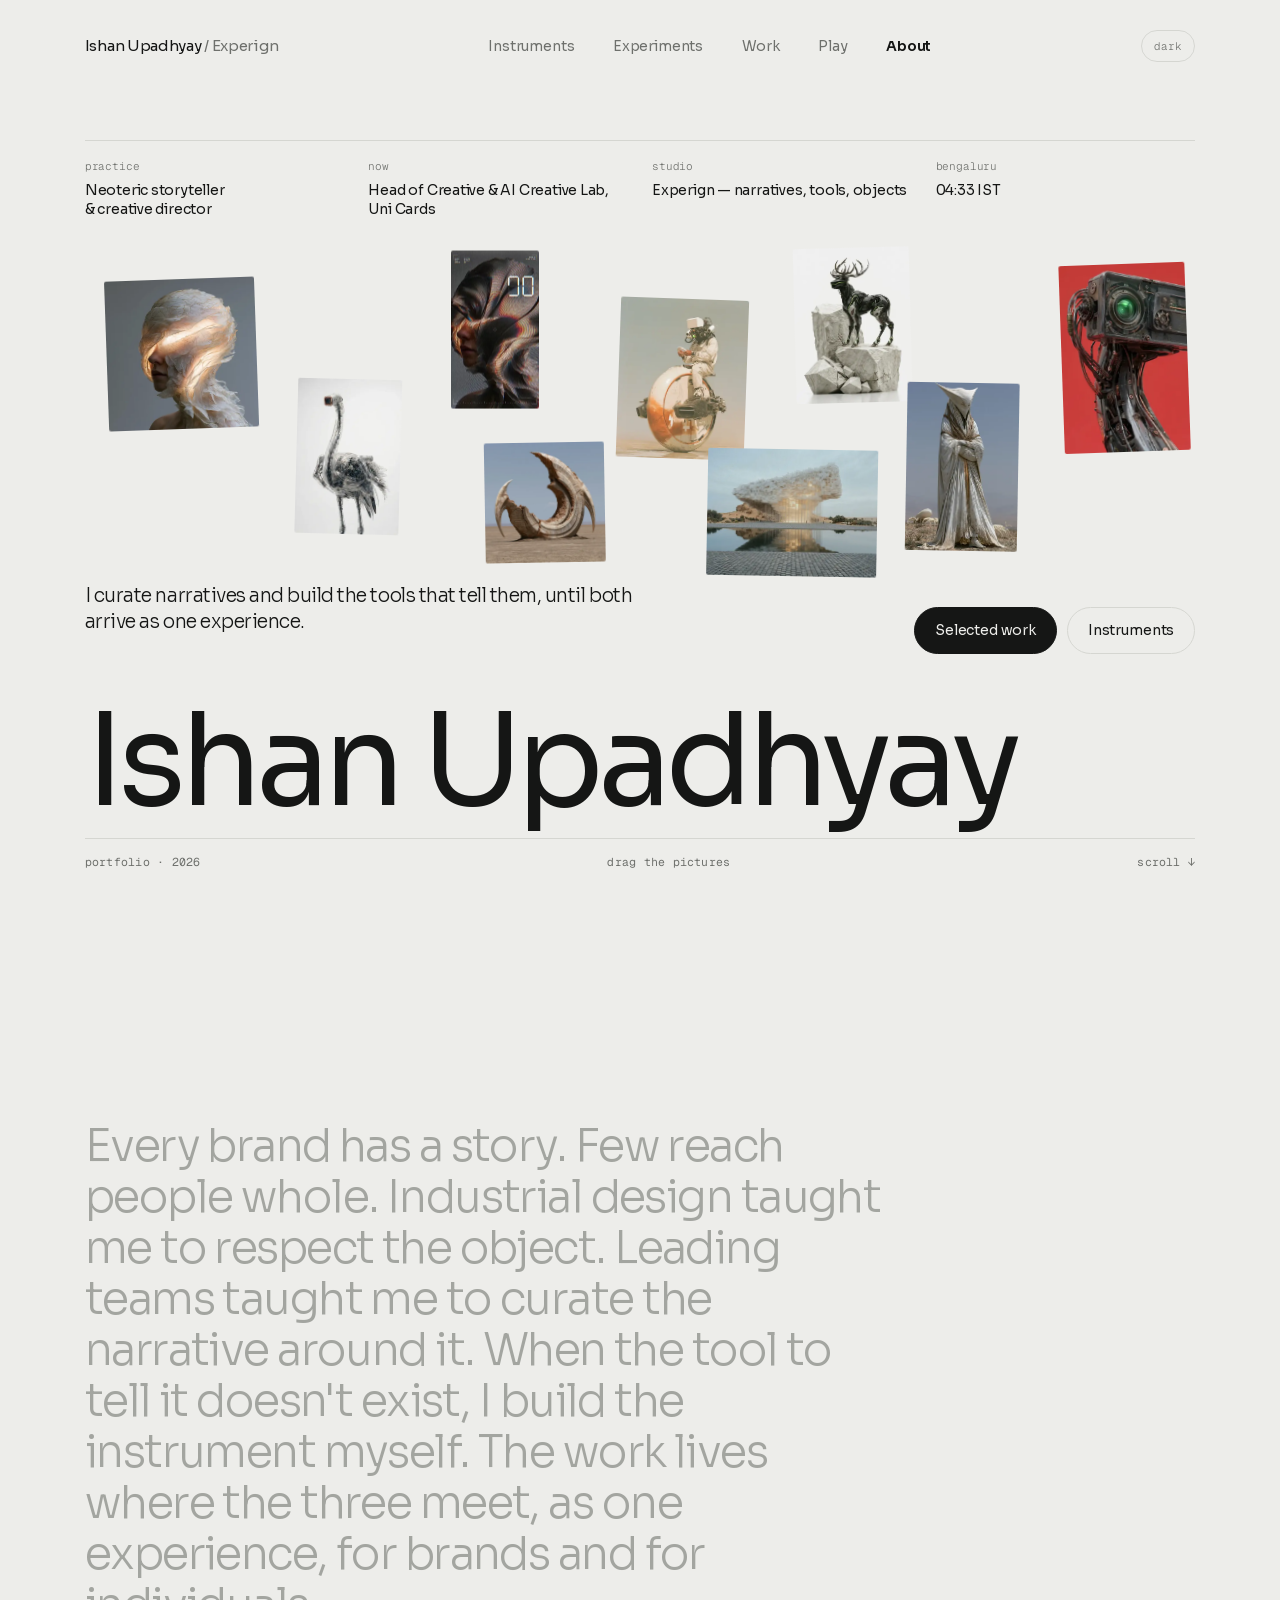
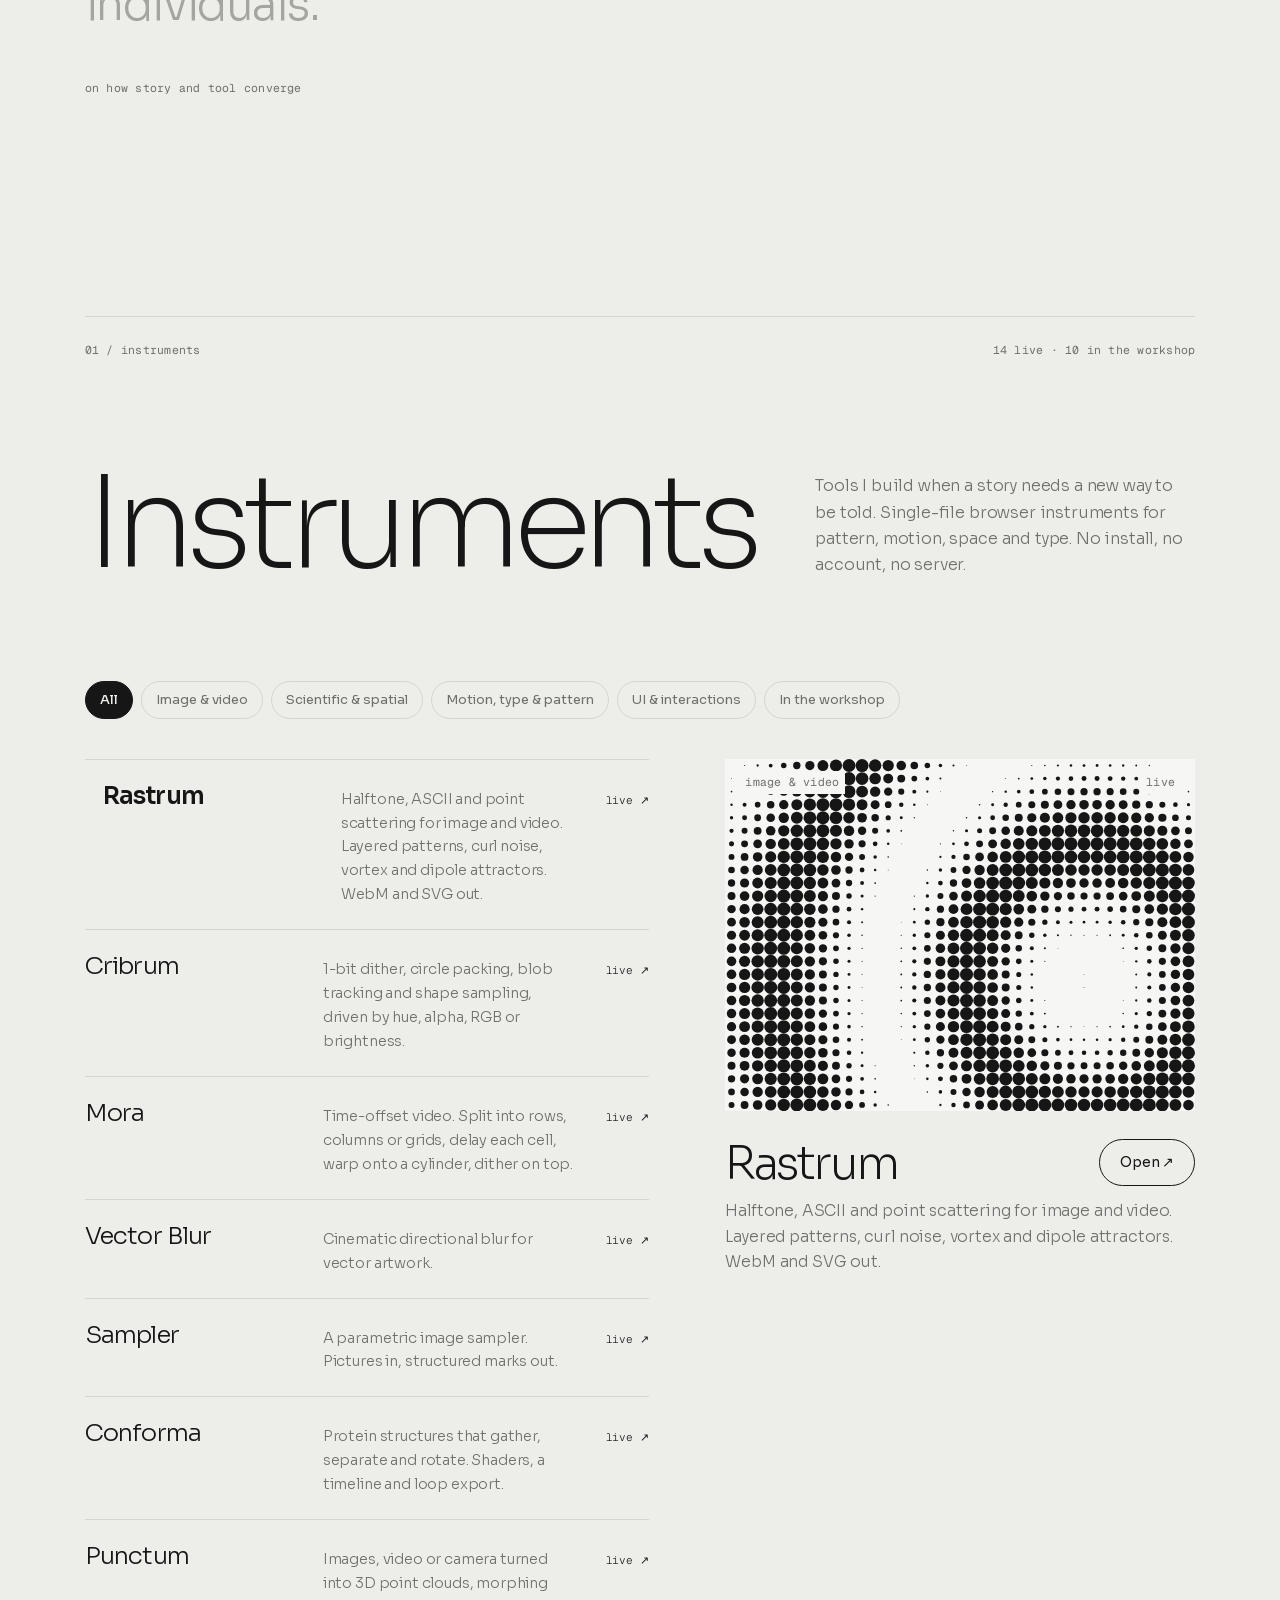
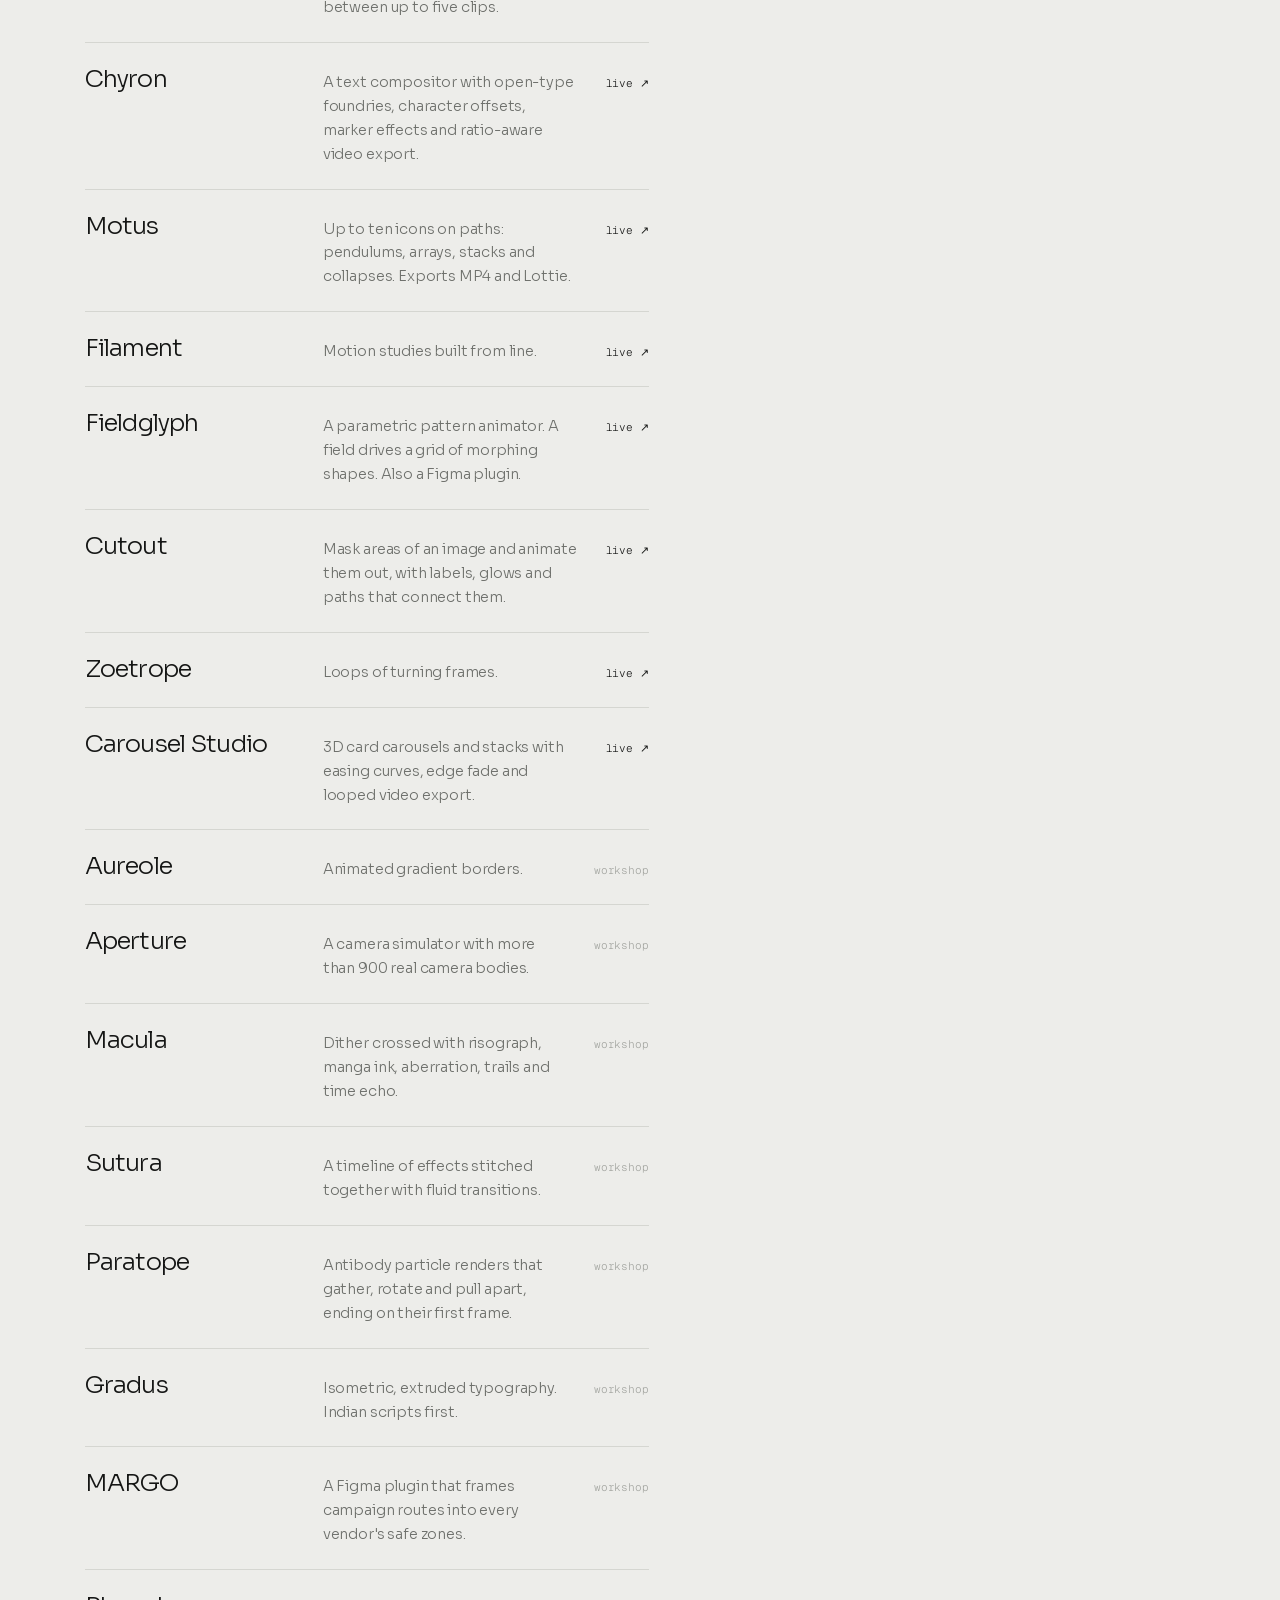
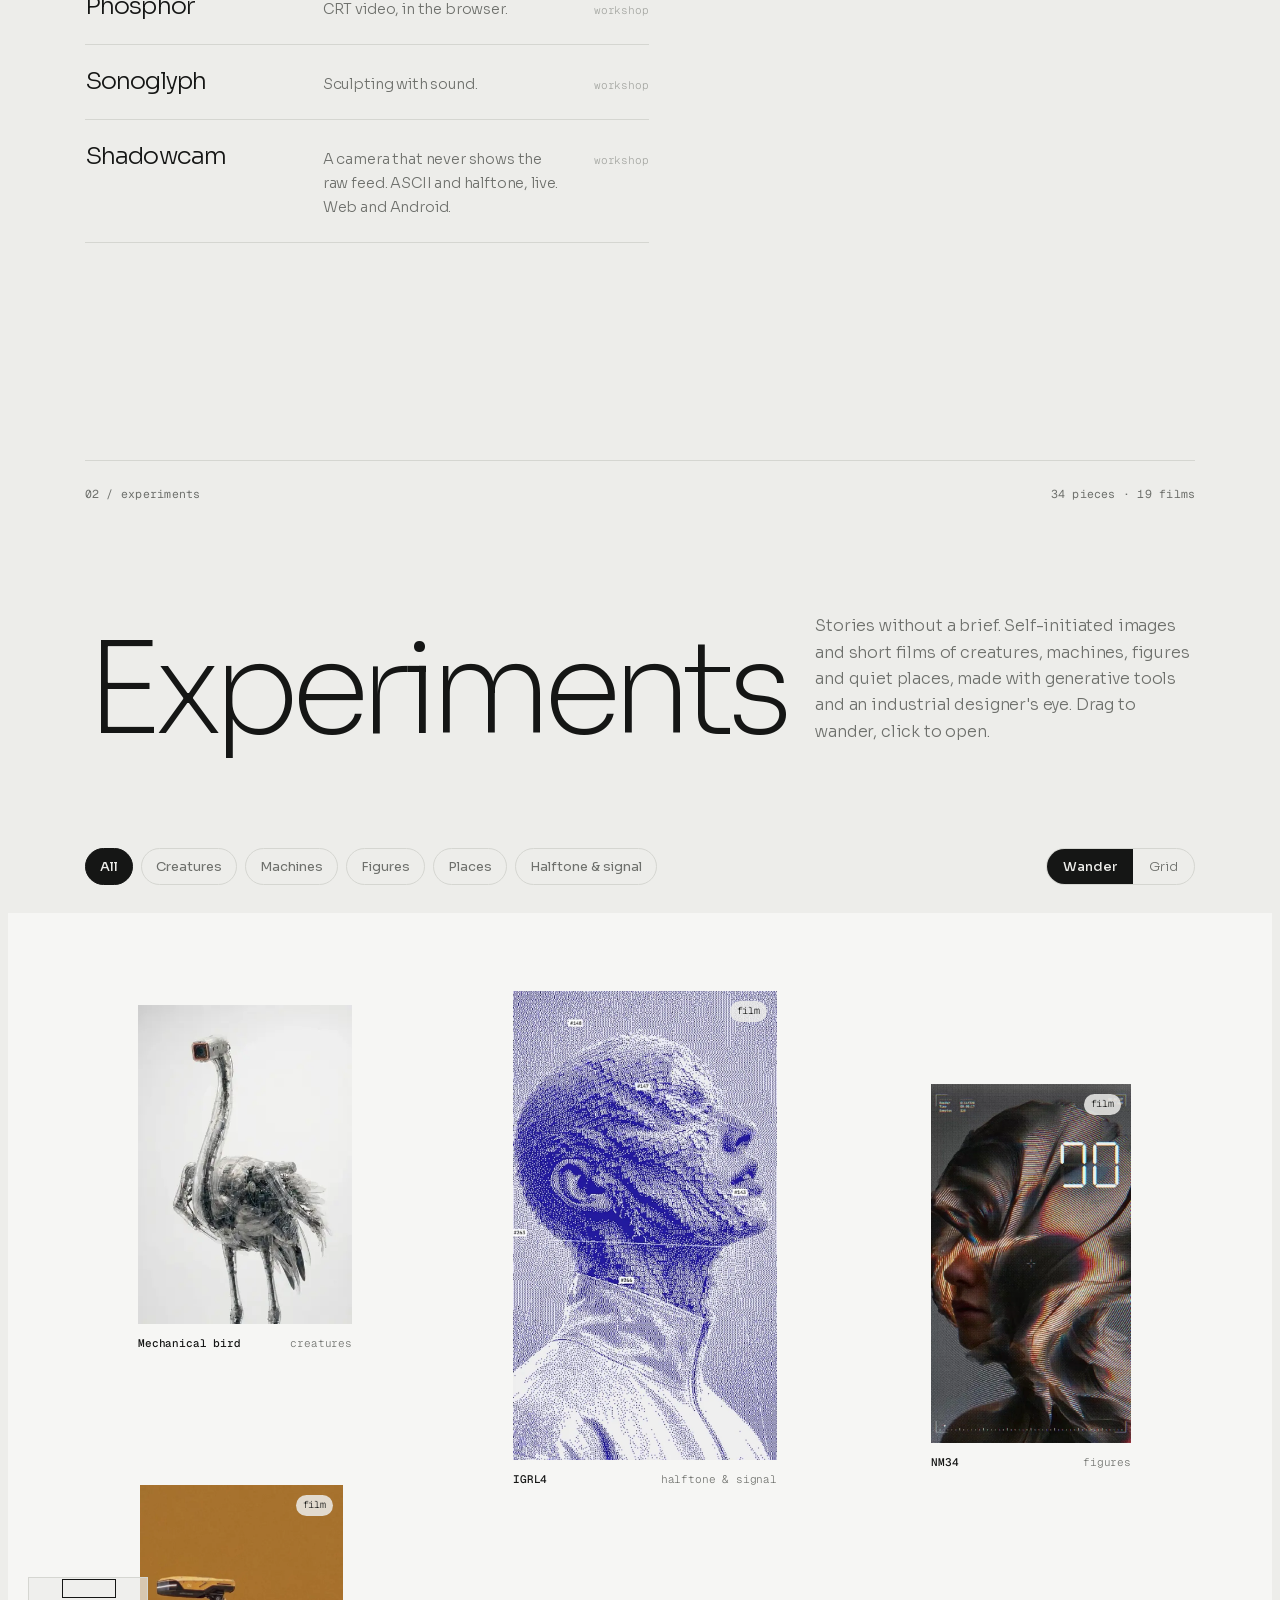
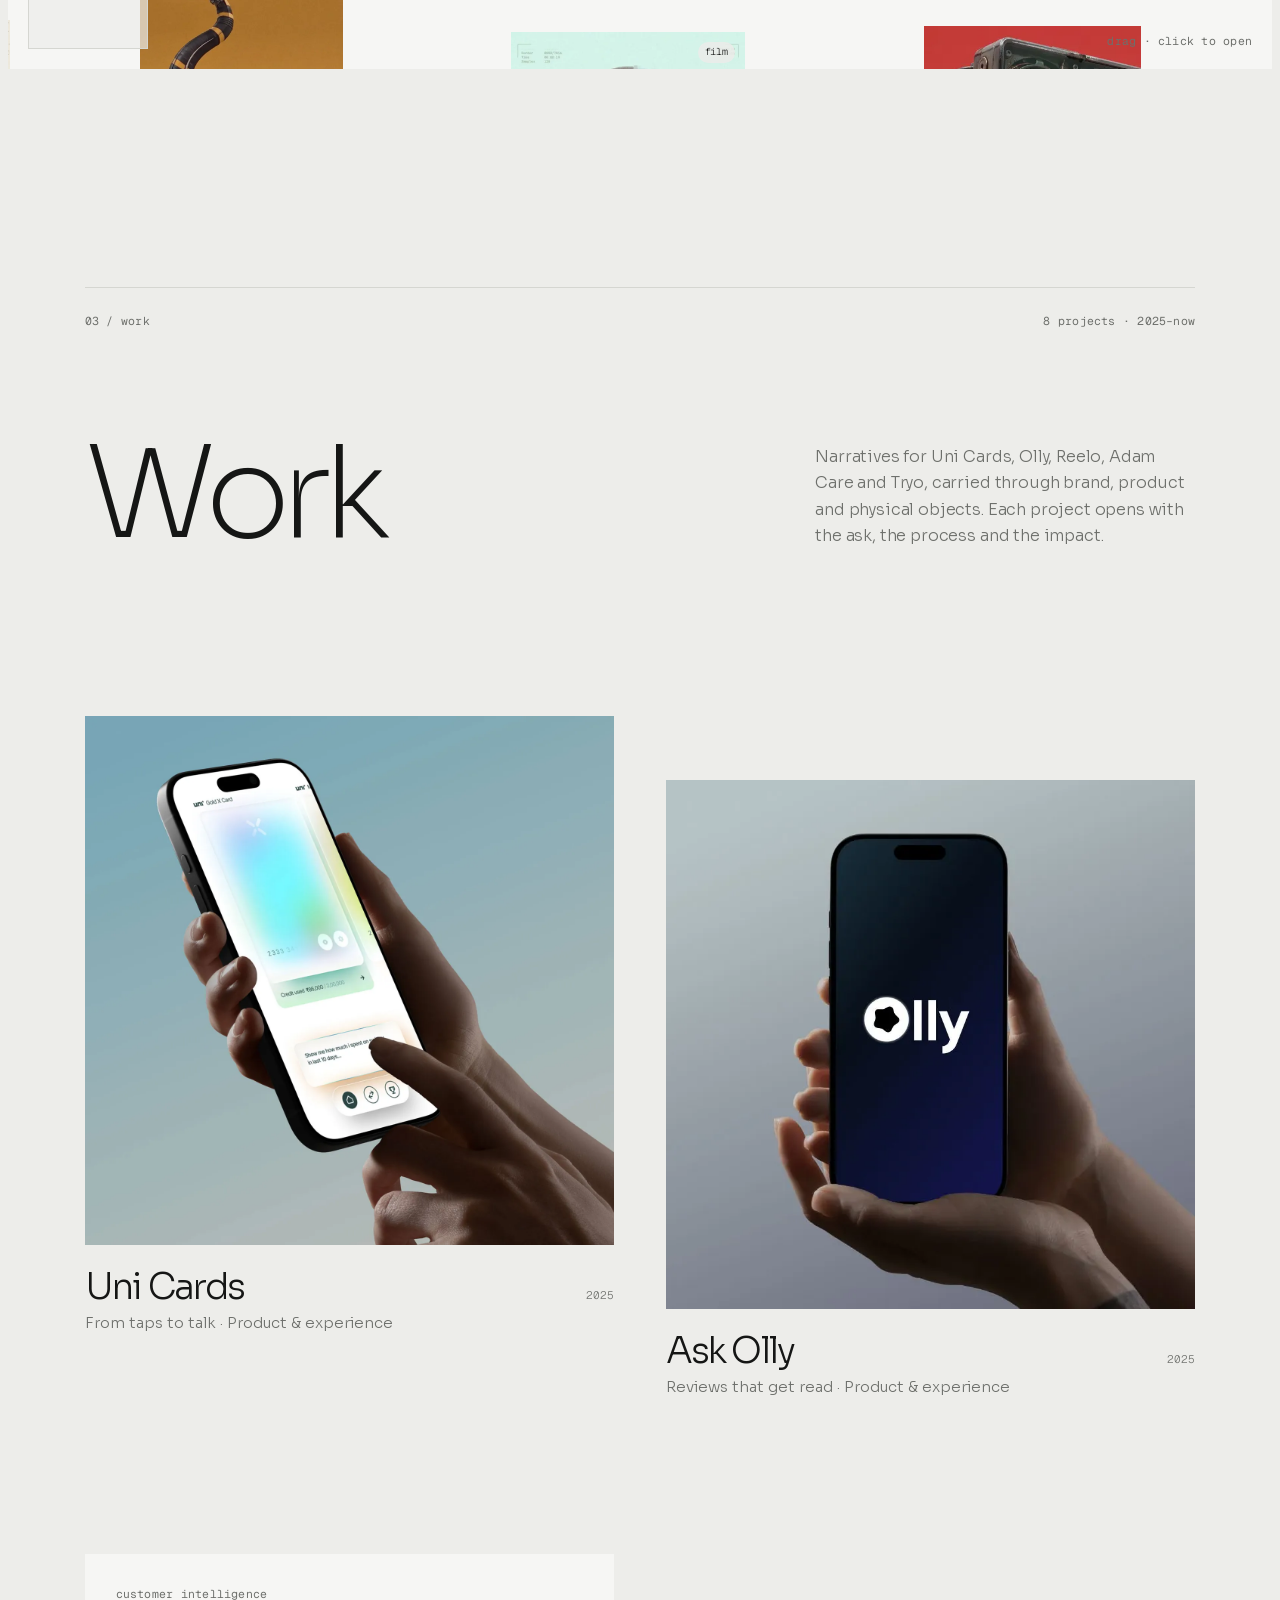
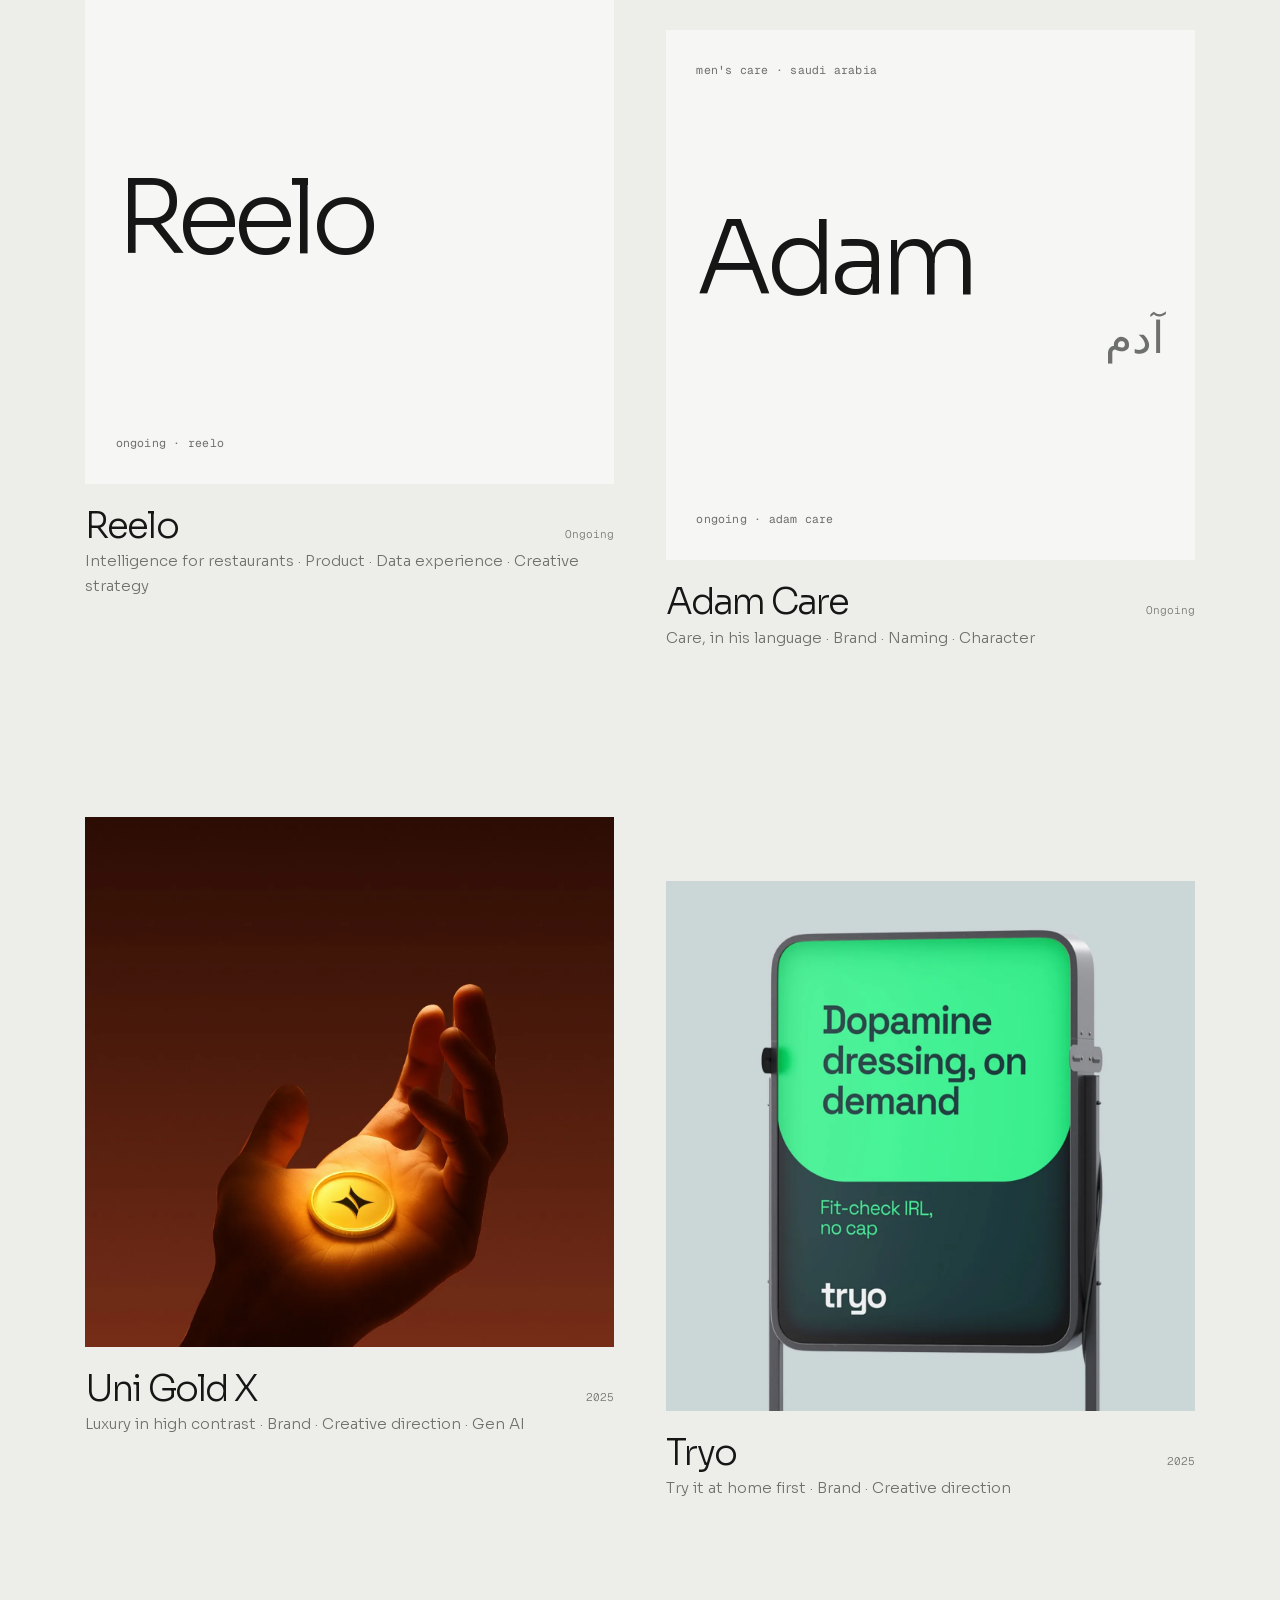
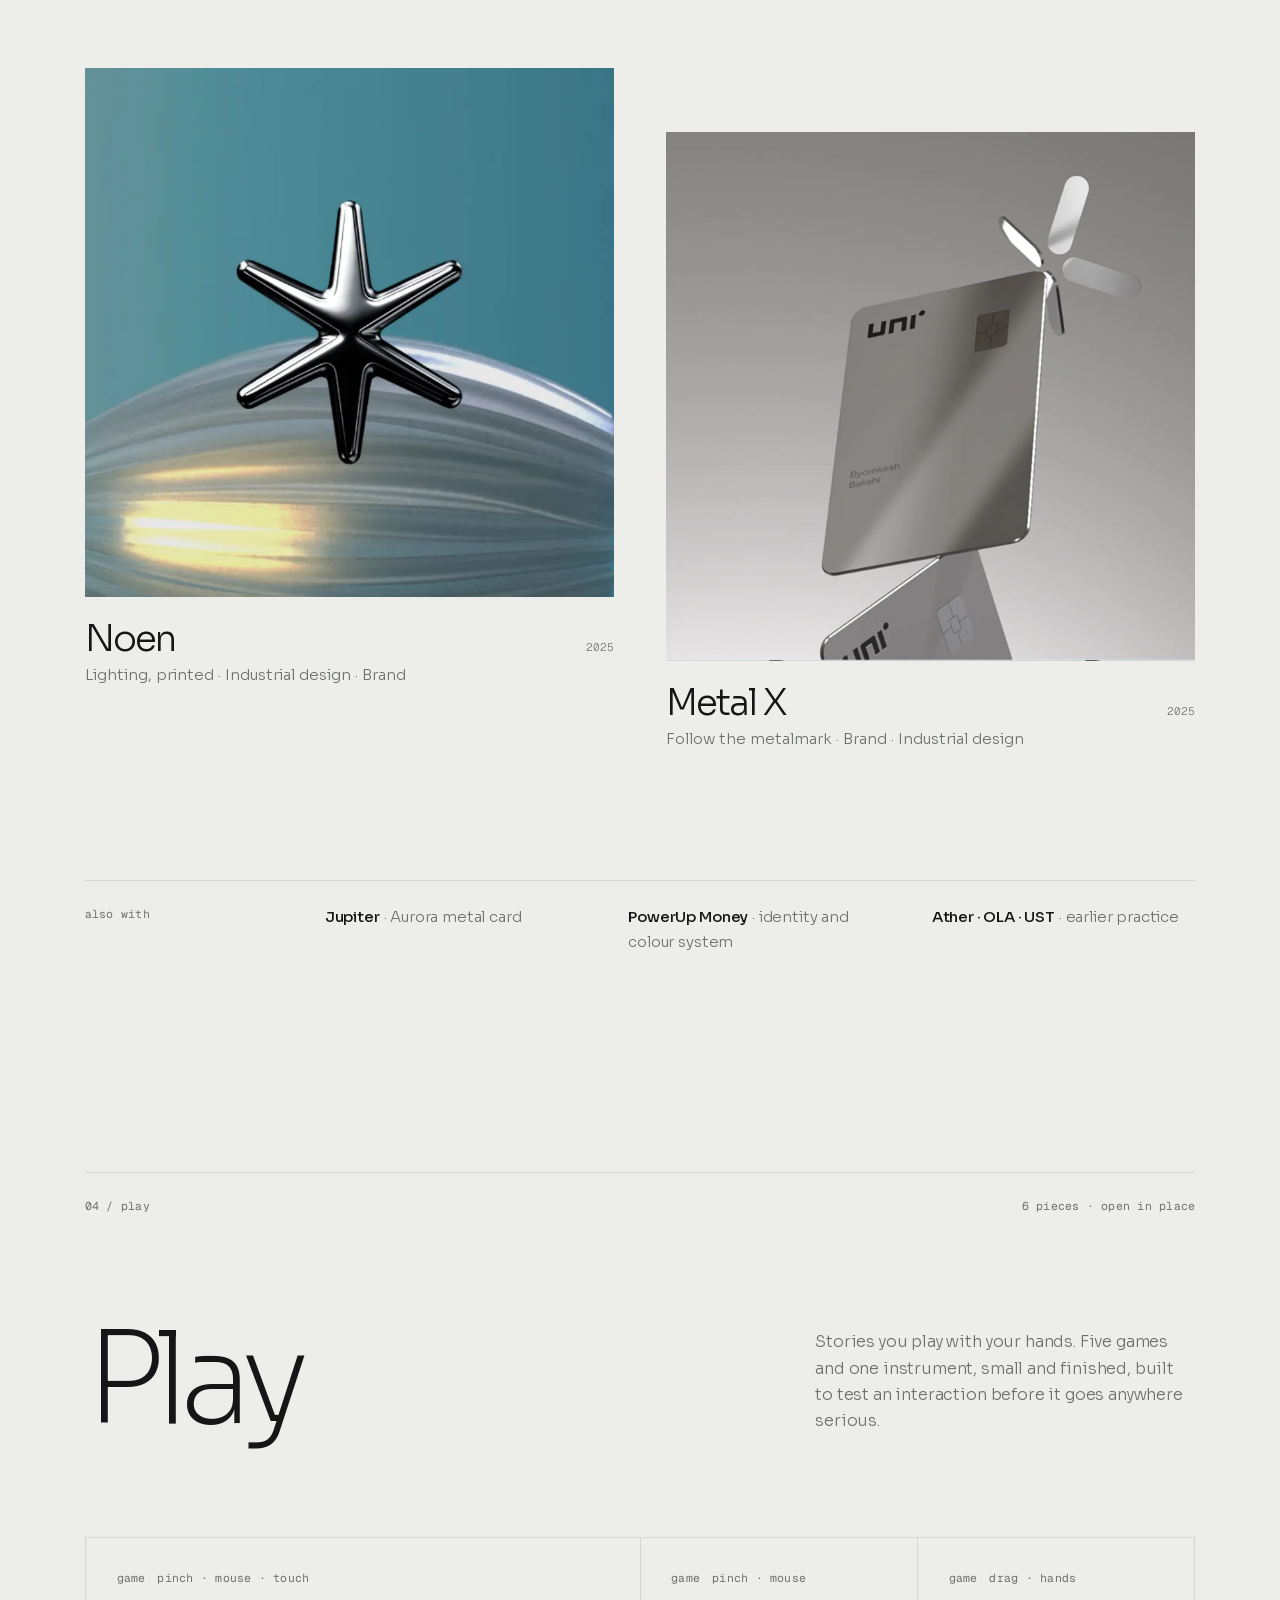
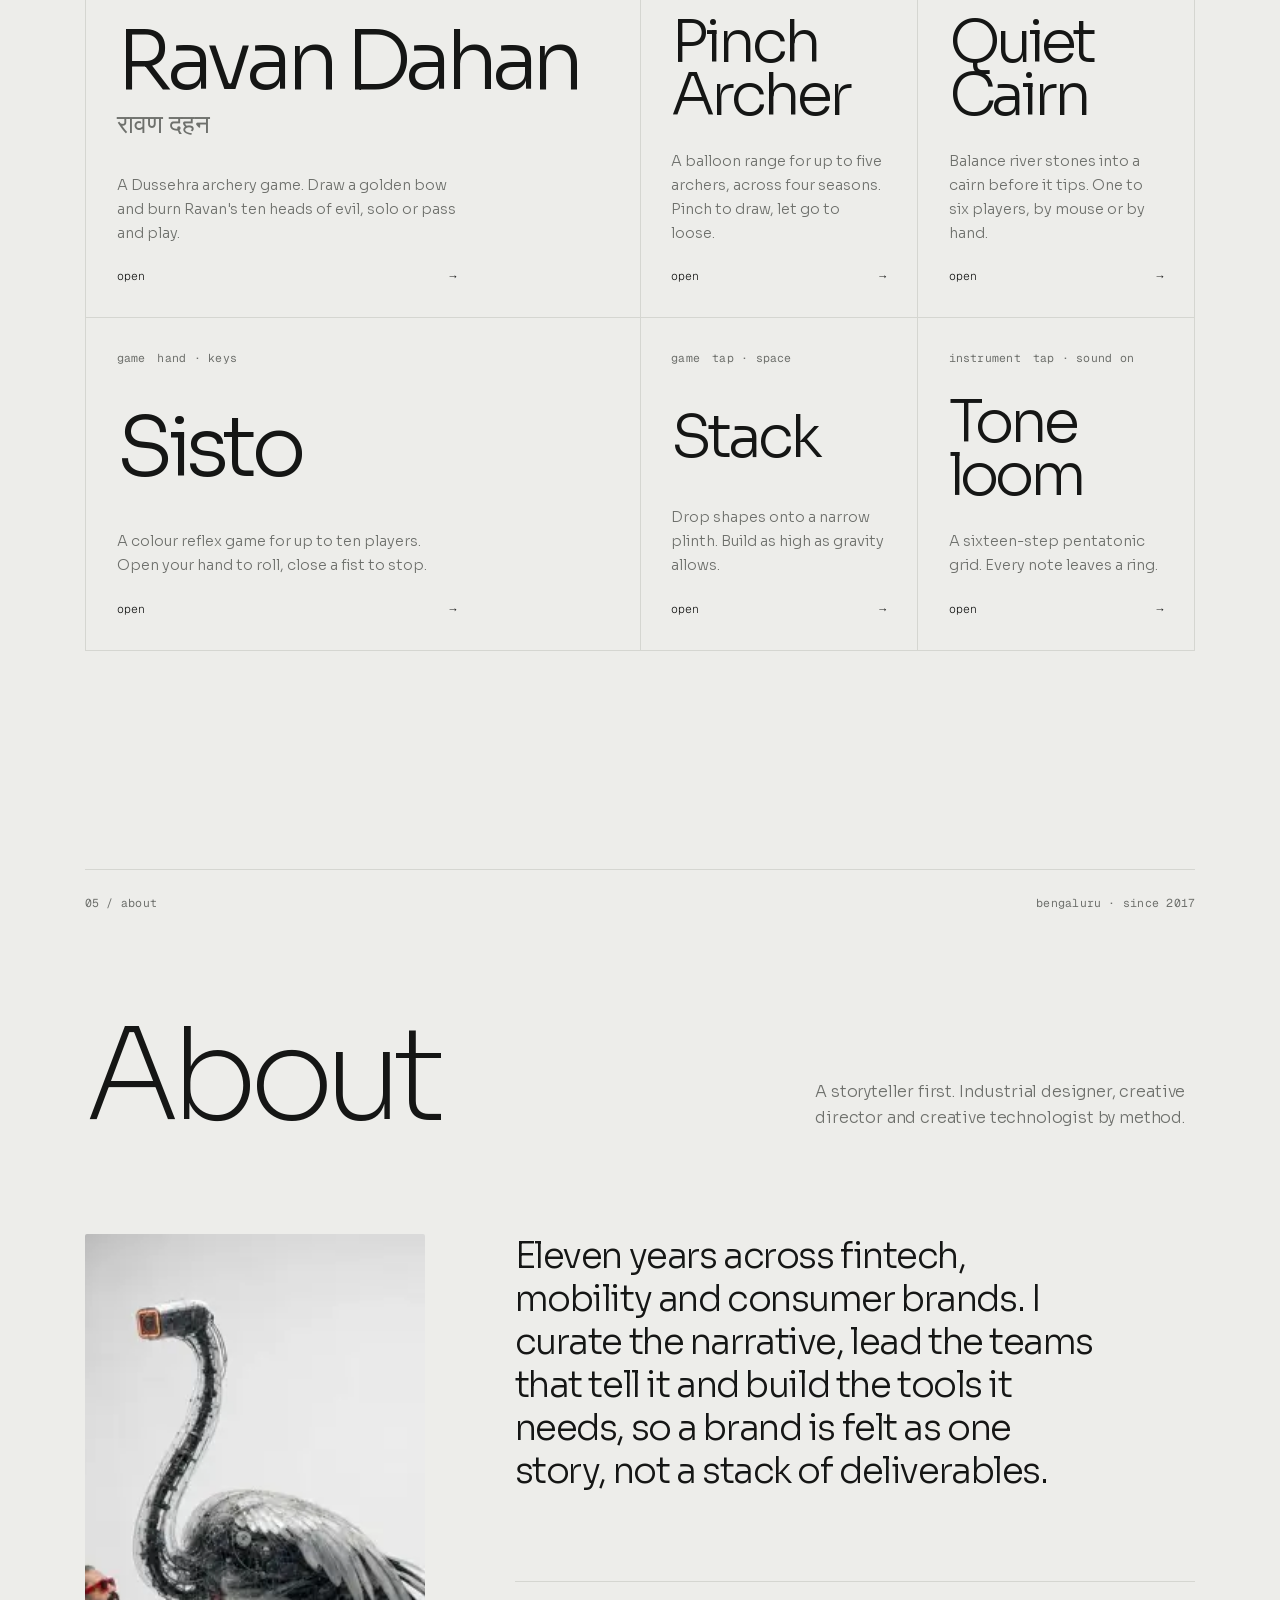
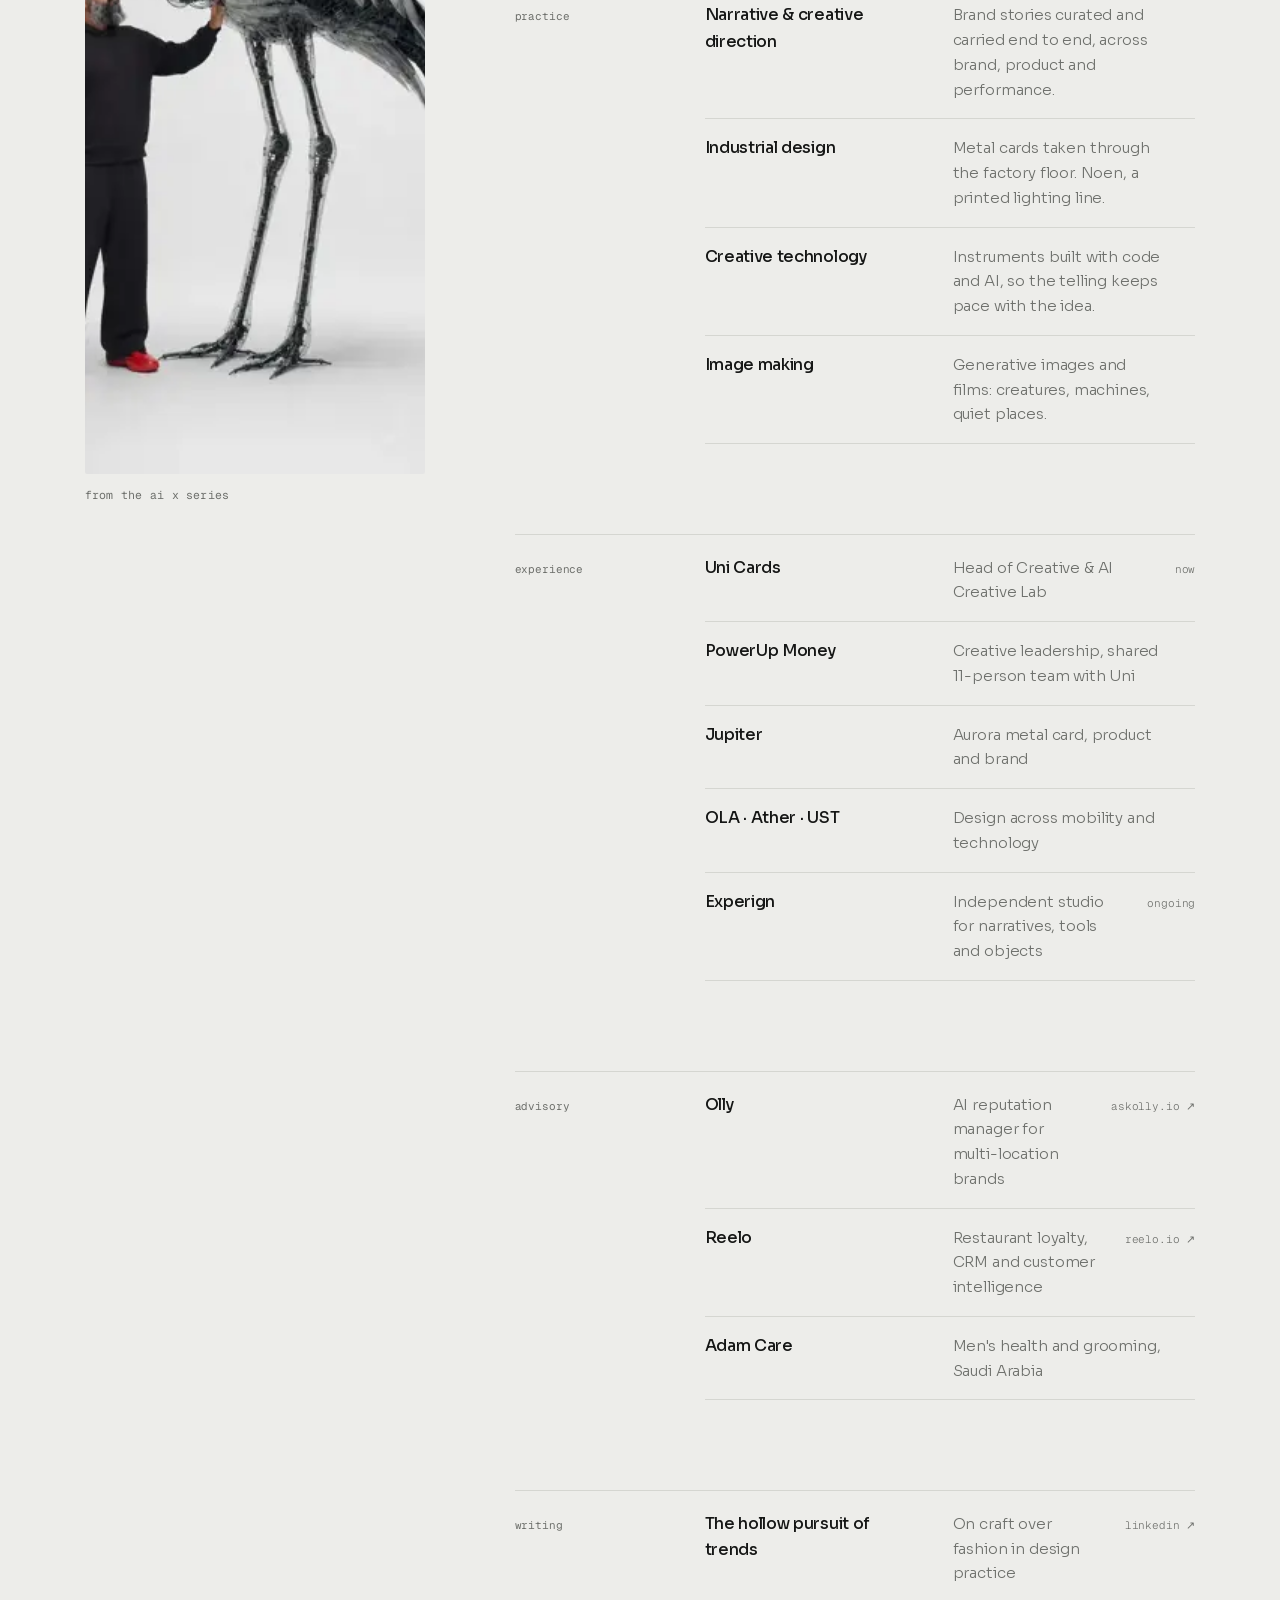
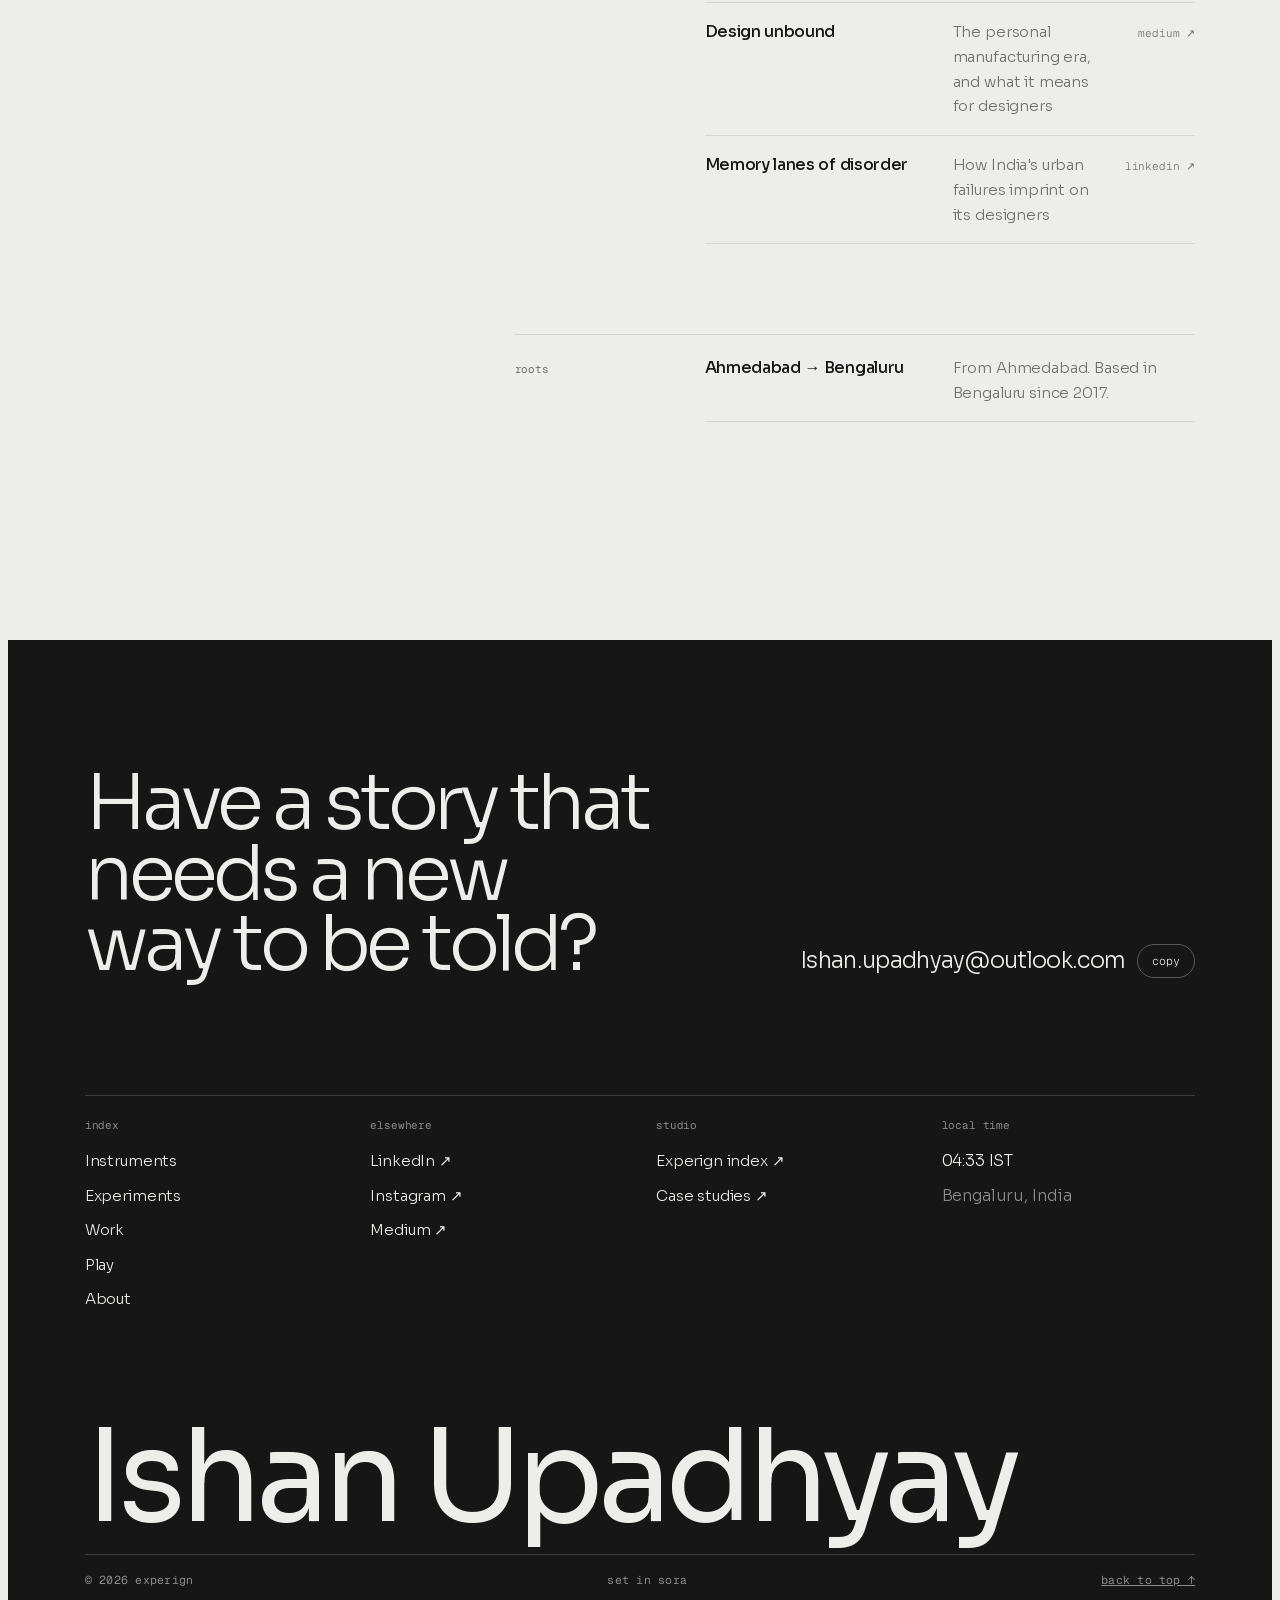
<file: index.html>
<!doctype html>
<html lang="en">
<head>
<meta charset="utf-8">
<meta name="viewport" content="width=device-width,initial-scale=1,viewport-fit=cover">
<meta name="theme-color" content="#EDEDEA" media="(prefers-color-scheme: light)">
<meta name="theme-color" content="#111211" media="(prefers-color-scheme: dark)">
<title>Ishan Upadhyay</title>
<meta name="claude:viewport-fit-sides" content="cover">
<meta name="description" content="Ishan Upadhyay is a neoteric storyteller. He curates narratives and builds the tools that carry them, so brands and individuals experience both as one.">
<link rel="stylesheet" href="fonts.css">
<style>
/* Layout: a monochrome Nordic catalogue set in Sora, with a mono for metadata.
   Wide gutters, long silences between sections, hierarchy carried by size and weight alone. */
:root{
  --bg:#EDEDEA;       /* paper */
  --surface:#F6F6F4;  /* raised paper */
  --ink:#151615;      /* ink */
  --muted:#6E706C;    /* graphite */
  --faint:#A3A5A0;    /* pencil */
  --line:#D5D6D1;     /* hairline */
  --sand:#DFDDD6;     /* image ground */
  --f-sans:"Sora", "Helvetica Neue", Helvetica, Arial, sans-serif;
  --f-mono:"Geist Mono", ui-monospace, "SF Mono", Menlo, monospace;
  --gut:max(clamp(20px,6vw,104px), env(safe-area-inset-left,0px));
  --gutr:max(clamp(20px,6vw,104px), env(safe-area-inset-right,0px));
  --sec:clamp(120px,17vw,280px);
  --ease:cubic-bezier(.2,.7,.1,1);
}
@media (prefers-color-scheme: dark){
  :root:not([data-theme="light"]){--bg:#111211;--surface:#191A19;--ink:#ECECE8;--muted:#9A9C97;--faint:#5E605C;--line:#2A2C2A;--sand:#222321;color-scheme:dark}
}
:root[data-theme="dark"]{--bg:#111211;--surface:#191A19;--ink:#ECECE8;--muted:#9A9C97;--faint:#5E605C;--line:#2A2C2A;--sand:#222321;color-scheme:dark}

*{box-sizing:border-box}
html{scroll-behavior:smooth;-webkit-text-size-adjust:100%}
body{background:var(--bg);color:var(--ink);font-family:var(--f-sans);font-size:16px;font-weight:300;line-height:1.65;letter-spacing:-.01em;overflow-x:hidden;transition:background .4s,color .4s;-webkit-font-smoothing:antialiased}
body::before{content:"";position:fixed;inset:0 0 auto;height:env(safe-area-inset-top,0px);z-index:60;background:var(--bg)}
a{color:inherit}
button{font:inherit;color:inherit}
::selection{background:var(--ink);color:var(--bg)}
:focus-visible{outline:1px solid var(--ink);outline-offset:4px}
img,video,canvas{display:block;max-width:100%}
.wrap{max-width:1600px;margin:0 auto;padding-left:var(--gut);padding-right:var(--gutr)}
.mono{font-family:var(--f-mono);font-size:11.5px;font-weight:400;letter-spacing:.02em;text-transform:lowercase}
.muted{color:var(--muted)}
h1,h2,h3,h4{font-family:var(--f-sans);margin:0;text-wrap:balance}

/* nav */
.nav{position:sticky;top:env(safe-area-inset-top,0px);z-index:50;background:color-mix(in oklab,var(--bg) 86%,transparent);backdrop-filter:blur(16px);-webkit-backdrop-filter:blur(16px);border-bottom:1px solid transparent;transition:border-color .3s}
.nav.scrolled{border-color:var(--line)}
.nav .wrap{display:flex;align-items:center;justify-content:space-between;gap:24px;padding-block:22px}
.brand{font-size:15px;text-decoration:none;letter-spacing:-.02em;white-space:nowrap;font-weight:400}
.brand span{color:var(--muted)}
.links{display:flex;gap:clamp(18px,3vw,44px);align-items:center}
.links a{text-decoration:none;font-size:14px;color:var(--muted);transition:color .2s;font-weight:400}
.links a:hover,.links a.on{color:var(--ink)}
.links a.on{font-weight:600}
.tbtn{background:none;border:1px solid var(--line);border-radius:99px;padding:6px 12px;cursor:pointer;font-family:var(--f-mono);font-size:11px;color:var(--muted)}
.tbtn:hover{color:var(--ink);border-color:var(--ink)}
.menu-btn{display:none}
@media (max-width:860px){
  .links{position:fixed;inset:calc(66px + env(safe-area-inset-top,0px)) 0 auto 0;flex-direction:column;align-items:flex-start;gap:6px;background:var(--bg);padding:20px var(--gutr) 36px var(--gut);border-bottom:1px solid var(--line);transform:translateY(-8px);opacity:0;pointer-events:none;transition:.25s var(--ease)}
  .links.open{transform:none;opacity:1;pointer-events:auto}
  .links a{font-size:34px;font-weight:300;color:var(--ink);letter-spacing:-.03em}
  .links a.on{font-weight:500}
  .menu-btn{display:inline-block}
}

/* hero */
.hero{position:relative;height:clamp(680px,calc(100svh - 82px),1040px);overflow:hidden;touch-action:pan-y;display:grid;grid-template-columns:minmax(0,1fr);grid-template-rows:auto 1fr auto auto;padding-block:clamp(20px,3vw,40px) clamp(16px,2.4vw,32px)}
.h-meta{display:grid;grid-template-columns:repeat(4,minmax(0,1fr));gap:24px;position:relative;z-index:3;border-top:1px solid var(--line);padding-top:16px}
.h-meta div{min-width:0}
.h-meta dt{font-family:var(--f-mono);font-size:11px;color:var(--muted);text-transform:lowercase}
.h-meta dd{margin:6px 0 0;font-size:14px;font-weight:400;letter-spacing:-.015em;line-height:1.4}
.h-stage{position:relative;min-height:0}
.h-line{position:absolute;left:0;bottom:12%;max-width:38ch;font-size:clamp(17px,1.5vw,22px);font-weight:300;letter-spacing:-.025em;line-height:1.35;z-index:3;pointer-events:none}
.h-cta{position:absolute;right:0;bottom:12%;display:flex;gap:10px;z-index:3}
.h-name{min-width:0;position:relative;z-index:2;font-weight:400;letter-spacing:-.05em;line-height:.8;white-space:nowrap;font-size:14vw;margin:0;padding-bottom:.04em}
.h-foot{display:flex;justify-content:space-between;align-items:center;gap:16px;border-top:1px solid var(--line);padding-top:14px;margin-top:clamp(12px,1.6vw,22px);color:var(--muted);position:relative;z-index:3}
.pill{display:inline-flex;align-items:center;gap:10px;border:1px solid var(--ink);border-radius:99px;padding:11px 20px;text-decoration:none;font-size:14px;font-weight:400;background:transparent;cursor:pointer;transition:background .2s,color .2s}
.pill:hover{background:var(--ink);color:var(--bg)}
.pill.ghost{border-color:var(--line)}
.pill.ghost:hover{border-color:var(--ink)}
.pill.solid{background:var(--ink);color:var(--bg)}
.pill.solid:hover{background:transparent;color:var(--ink)}
.hc{position:absolute;left:var(--x);top:var(--y);width:calc(var(--w) * var(--k,1));z-index:1;cursor:grab;user-select:none;-webkit-user-select:none;touch-action:none;will-change:transform;margin:0}
.hc:active{cursor:grabbing}
.hc img{width:100%;height:auto;pointer-events:none;border-radius:2px}
.hc figcaption{font-family:var(--f-mono);font-size:10px;color:var(--muted);margin-top:8px;opacity:0;transition:opacity .25s}
.hc:hover figcaption{opacity:1}
@media (max-width:860px){
  .h-meta{grid-template-columns:repeat(2,minmax(0,1fr));row-gap:16px}
  .h-meta div:nth-child(n+3){display:none}
  .hc{--k:.66;left:var(--mx);top:var(--my)}.hc[data-m="0"]{display:none}
  .h-line{bottom:auto;top:62%;right:0}
  .h-cta{bottom:4%;left:0;right:auto}
}

/* statement */
.statement{padding-block:var(--sec)}
.statement p{font-weight:300;font-size:clamp(28px,3.5vw,58px);line-height:1.14;letter-spacing:-.035em;max-width:25ch;margin:0;text-wrap:balance}
.statement .w{color:var(--faint);transition:color .6s,font-weight .6s}
.statement .w.on{color:var(--ink)}
.statement .w.hl.on{font-weight:500}
.statement .by{margin-top:48px}

/* section heads */
section.block{padding-block:0 var(--sec)}
.sec-head{display:grid;grid-template-columns:minmax(0,1fr) minmax(0,380px);gap:32px 64px;align-items:end;margin-bottom:clamp(64px,8vw,128px);border-top:1px solid var(--line);padding-top:24px}
.sec-head .idx{grid-column:1/-1;display:flex;justify-content:space-between;color:var(--muted);margin-bottom:clamp(40px,6vw,96px)}
.sec-head h2{font-size:clamp(60px,10vw,168px);line-height:.86;letter-spacing:-.07em;font-weight:200}
.sec-head p{margin:0;color:var(--muted);max-width:40ch;font-size:16px}
@media (max-width:860px){.sec-head{grid-template-columns:1fr}}

.chips{display:flex;flex-wrap:wrap;gap:8px;margin-bottom:40px}
.chip{border:1px solid var(--line);background:transparent;border-radius:99px;padding:7px 14px;font-size:13px;cursor:pointer;color:var(--muted);transition:.2s;font-weight:400}
.chip:hover{color:var(--ink);border-color:var(--ink)}
.chip[aria-pressed="true"]{background:var(--ink);color:var(--bg);border-color:var(--ink);font-weight:500}

/* instruments */
.inst{display:grid;grid-template-columns:minmax(0,1.2fr) minmax(0,1fr);gap:clamp(40px,6vw,120px);align-items:start}
.tlist{list-style:none;margin:0;padding:0;border-top:1px solid var(--line)}
.trow{display:grid;grid-template-columns:minmax(130px,210px) minmax(0,1fr) auto;gap:8px 28px;align-items:baseline;padding:22px 0;border-bottom:1px solid var(--line);cursor:pointer;transition:padding .35s var(--ease)}
.trow[hidden]{display:none}
.trow .nm{font-size:clamp(20px,1.9vw,26px);letter-spacing:-.035em;line-height:1.15;font-weight:300;transition:font-weight .25s}
.trow .ds{color:var(--muted);font-size:14.5px;min-width:0}
.trow .st{font-family:var(--f-mono);font-size:11px;color:var(--faint);white-space:nowrap;text-decoration:none}
.trow .st.live{color:var(--ink)}
.trow .st.live:hover{text-decoration:underline;text-underline-offset:3px}
.trow.sel{padding-left:18px}
.trow.sel .nm{font-weight:600}
.preview{position:sticky;top:calc(110px + env(safe-area-inset-top,0px))}
.pv-frame{background:var(--surface);aspect-ratio:4/3;position:relative;overflow:hidden}
.pv-frame canvas{width:100%;height:100%}
.pv-tag{position:absolute;left:14px;top:12px;color:var(--muted);background:var(--surface);padding:2px 6px}
.pv-tag.r{left:auto;right:14px}
.pv-info{display:grid;grid-template-columns:1fr auto;gap:12px 20px;align-items:end;padding-top:28px}
.pv-info h3{font-size:clamp(36px,3.6vw,56px);letter-spacing:-.06em;line-height:1;font-weight:250}
.pv-info p{grid-column:1/-1;margin:0;color:var(--muted);max-width:48ch;font-size:15.5px}
@media (max-width:960px){
  .inst{grid-template-columns:1fr}
  .preview{position:relative;top:0;order:-1}
  .trow{grid-template-columns:1fr auto}
  .trow .ds{grid-column:1/-1;grid-row:2}
}

/* experiments */
.ex-bar{display:flex;flex-wrap:wrap;justify-content:space-between;align-items:center;gap:16px;margin-bottom:28px}
.ex-bar .chips{margin:0}
.view{display:flex;border:1px solid var(--line);border-radius:99px;overflow:hidden}
.view button{background:none;border:0;padding:7px 16px;font-size:13px;cursor:pointer;color:var(--muted)}
.view button[aria-pressed="true"]{background:var(--ink);color:var(--bg);font-weight:500}
.board-vp{position:relative;height:clamp(560px,84vh,900px);overflow:hidden;background:var(--surface);cursor:grab;touch-action:none;margin-left:calc(var(--gut) * -1);margin-right:calc(var(--gutr) * -1)}
.board-vp.dragging{cursor:grabbing}
.board{position:absolute;left:0;top:0;will-change:transform}
.board-vp .xi{position:absolute;left:var(--x);top:var(--y);width:var(--w)}
.xi{margin:0;transition:opacity .35s,filter .35s}
.xi .m{position:relative;background:var(--sand);overflow:hidden;cursor:pointer}
.xi img,.xi video{width:100%;height:100%;object-fit:cover;display:block;pointer-events:none;transition:transform .9s var(--ease)}
.xi:hover img,.xi:hover video{transform:scale(1.025)}
.xi figcaption{display:flex;justify-content:space-between;gap:8px;padding-top:10px;font-family:var(--f-mono);font-size:11px;color:var(--muted)}
.xi figcaption b{font-weight:500;color:var(--ink)}
.xi.dim{opacity:.1;filter:grayscale(1)}
.xi .badge{position:absolute;right:10px;top:10px;font-family:var(--f-mono);font-size:10px;background:color-mix(in oklab,var(--bg) 85%,transparent);color:var(--ink);padding:2px 7px;border-radius:99px}
.board-vp .compass{position:absolute;right:20px;bottom:18px;color:var(--muted);pointer-events:none}
.board-vp .mini{position:absolute;left:20px;bottom:20px;width:120px;height:72px;border:1px solid var(--line);background:color-mix(in oklab,var(--bg) 70%,transparent);pointer-events:none}
.board-vp .mini i{position:absolute;border:1px solid var(--ink)}
.grid-vp .board{columns:4 260px;column-gap:28px}
.grid-vp .xi{break-inside:avoid;margin-bottom:40px;display:block}
.grid-vp .xi.dim{display:none}
@media (max-width:640px){.grid-vp .board{columns:2;column-gap:14px}.grid-vp .xi{margin-bottom:26px}}

/* work */
.work{display:grid;grid-template-columns:repeat(2,minmax(0,1fr));gap:clamp(64px,8vw,140px) clamp(28px,4vw,72px)}
.wcard{background:none;border:0;padding:0;text-align:left;cursor:pointer;display:block;width:100%}
.wcard:nth-child(even){margin-top:clamp(0px,10vw,180px)}
.wcard .cv{aspect-ratio:1/1;position:relative;overflow:hidden;background:var(--sand)}
.wcard img{width:100%;height:100%;object-fit:cover;transition:transform 1.1s var(--ease)}
.tcover{position:absolute;inset:0;display:flex;flex-direction:column;justify-content:space-between;padding:clamp(20px,2.4vw,36px);background:var(--surface);transition:background .5s var(--ease),color .5s var(--ease)}
.tcover .big{font-size:clamp(56px,8vw,140px);font-weight:300;letter-spacing:-.07em;line-height:.85}
.tcover .ar{font-size:clamp(28px,3.4vw,56px);font-weight:300;direction:rtl;text-align:right;color:var(--muted)}
.wcard:hover .tcover{background:var(--ink);color:var(--bg)}
.wcard:hover .tcover .ar,.wcard:hover .tcover .mono{color:color-mix(in oklab,var(--bg) 65%,transparent)}
.dr-cover .tcover{position:relative;height:100%}
.wcard:hover img{transform:scale(1.035)}
.wcard .cap{display:grid;grid-template-columns:1fr auto;gap:6px 16px;padding-top:24px;align-items:baseline}
.wcard .cap h3{font-size:clamp(28px,2.8vw,44px);letter-spacing:-.05em;line-height:1;font-weight:300;transition:font-weight .3s}
.wcard:hover .cap h3{font-weight:500}
.wcard .cap .yr{font-family:var(--f-mono);font-size:11px;color:var(--muted)}
.wcard .cap span.ln{grid-column:1/-1;color:var(--muted);font-size:15px}
.wcard .open{position:absolute;right:16px;bottom:16px;background:var(--bg);color:var(--ink);border-radius:99px;padding:7px 14px;font-size:11.5px;font-family:var(--f-mono);transform:translateY(8px);opacity:0;transition:.3s var(--ease)}
.wcard:hover .open,.wcard:focus-visible .open{transform:none;opacity:1}
.also{margin-top:clamp(80px,10vw,160px);display:grid;grid-template-columns:200px minmax(0,1fr);gap:16px 40px;border-top:1px solid var(--line);padding-top:24px;font-size:15px}
.also ul{list-style:none;margin:0;padding:0;display:grid;grid-template-columns:repeat(auto-fill,minmax(240px,1fr));gap:10px 40px;color:var(--muted)}
.also li b{color:var(--ink);font-weight:500}
@media (max-width:760px){.work{grid-template-columns:1fr}.wcard:nth-child(even){margin-top:0}.also{grid-template-columns:1fr}}

/* drawers */
.scrim{position:fixed;inset:0;background:rgba(8,9,8,.42);z-index:80;opacity:0;pointer-events:none;transition:opacity .35s}
.scrim.open{opacity:1;pointer-events:auto}
.drawer{position:fixed;top:0;right:0;bottom:0;width:min(780px,94vw);background:var(--bg);z-index:90;transform:translateX(102%);visibility:hidden;transition:transform .6s var(--ease),visibility 0s linear .6s;display:flex;flex-direction:column;box-shadow:-30px 0 60px -30px rgba(0,0,0,.35);padding-top:env(safe-area-inset-top,0px);padding-bottom:env(safe-area-inset-bottom,0px)}
.drawer.open{transform:none;visibility:visible;transition:transform .6s var(--ease),visibility 0s}
.drawer.game{width:min(1280px,100vw)}
.dr-top{display:flex;justify-content:space-between;align-items:center;gap:12px;padding:18px var(--gutr) 18px clamp(20px,3.6vw,48px);border-bottom:1px solid var(--line);position:relative}
.dr-top .grab{display:none}
.dr-nav{display:flex;gap:8px;align-items:center}
.ibtn{width:38px;height:38px;border-radius:99px;border:1px solid var(--line);background:transparent;display:grid;place-items:center;cursor:pointer;font-size:15px;line-height:1}
.ibtn:hover{border-color:var(--ink)}
.dr-body{overflow-y:auto;overscroll-behavior:contain;padding:0 var(--gutr) 96px clamp(20px,3.6vw,48px);flex:1}
.dr-cover{aspect-ratio:16/11;margin:32px 0 0;background:var(--sand);overflow:hidden}
.dr-cover img{width:100%;height:100%;object-fit:cover}
.dr-body h2{font-size:clamp(48px,6vw,88px);letter-spacing:-.07em;line-height:.9;margin-top:56px;font-weight:200}
.dr-body .line{font-size:clamp(18px,1.6vw,22px);font-weight:550;letter-spacing:-.02em;margin-top:16px}
.meta{display:grid;grid-template-columns:repeat(2,minmax(0,1fr));gap:0 32px;margin:48px 0 0;border-top:1px solid var(--line)}
.meta div{padding:16px 0;border-bottom:1px solid var(--line);min-width:0}
.meta dt{font-family:var(--f-mono);font-size:11px;color:var(--muted)}
.meta dd{margin:4px 0 0;font-size:15px;font-weight:450}
.dsec{margin-top:72px;display:grid;grid-template-columns:120px minmax(0,1fr);gap:12px 32px}
.dsec h4{font-family:var(--f-mono);font-size:11px;font-weight:400;color:var(--muted);padding-top:8px;text-transform:lowercase}
.dsec .lead{font-size:clamp(22px,2.2vw,30px);line-height:1.25;letter-spacing:-.03em;font-weight:300;margin:0;max-width:30ch}
.dsec p{margin:0 0 18px;max-width:58ch;color:var(--ink)}
.dsec p:last-child{margin-bottom:0}
.steps{list-style:none;margin:0;padding:0;counter-reset:s}
.steps li{display:grid;grid-template-columns:44px minmax(0,1fr);padding:16px 0;border-bottom:1px solid var(--line);counter-increment:s}
.steps li:first-child{border-top:1px solid var(--line)}
.steps li::before{content:counter(s,decimal-leading-zero);font-family:var(--f-mono);font-size:11px;color:var(--muted);padding-top:4px}
.steps b{font-weight:550}
.metric{display:flex;align-items:baseline;gap:20px;flex-wrap:wrap;margin-bottom:28px}
.metric b{font-weight:300;font-size:clamp(64px,8vw,112px);letter-spacing:-.07em;line-height:.9}
.dr-foot{display:flex;flex-wrap:wrap;gap:12px;justify-content:space-between;align-items:center;margin-top:88px;padding-top:24px;border-top:1px solid var(--line)}
.game-frame{flex:1;border:0;width:100%;background:var(--bg);display:block}
@media (max-width:760px){
  .drawer,.drawer.game{top:auto;left:0;width:100%;height:94%;transform:translateY(102%);border-radius:18px 18px 0 0;box-shadow:0 -20px 50px -25px rgba(0,0,0,.4)}
  .drawer.open{transform:none}
  .dr-top{padding-top:24px;touch-action:none}
  .dr-top .grab{display:block;position:absolute;top:9px;left:50%;transform:translateX(-50%);height:4px;width:44px;background:var(--line);border-radius:4px}
  .dsec{grid-template-columns:1fr;margin-top:56px}
}

/* lightbox */
.lb{position:fixed;inset:0;z-index:95;background:color-mix(in oklab,var(--bg) 97%,transparent);display:grid;grid-template-rows:auto minmax(0,1fr) auto;opacity:0;pointer-events:none;transition:opacity .3s;padding:env(safe-area-inset-top,0px) var(--gutr) env(safe-area-inset-bottom,0px) var(--gut)}
.lb.open{opacity:1;pointer-events:auto}
.lb-top{display:flex;justify-content:space-between;align-items:center;padding-block:20px}
.lb-stage{display:grid;place-items:center;min-height:0;position:relative}
.lb-stage img,.lb-stage video{max-height:100%;max-width:100%;width:auto;height:auto;object-fit:contain}
.lb-cap{display:flex;justify-content:space-between;align-items:baseline;gap:16px;padding-block:20px 24px;flex-wrap:wrap}
.lb-cap h3{font-size:clamp(28px,3vw,44px);letter-spacing:-.05em;font-weight:300}
.lb-cap .lbn{display:flex;gap:8px}

/* play tiles */
.play{display:grid;grid-template-columns:repeat(4,minmax(0,1fr));border-top:1px solid var(--line);border-left:1px solid var(--line)}
.tile{border:0;border-right:1px solid var(--line);border-bottom:1px solid var(--line);background:transparent;text-align:left;cursor:pointer;padding:clamp(22px,2.4vw,36px);min-height:clamp(300px,26vw,400px);display:flex;flex-direction:column;justify-content:space-between;gap:28px;transition:background .35s var(--ease),color .35s var(--ease);min-width:0}
.tile.wide{grid-column:span 2}
.tile .top{display:flex;justify-content:space-between;gap:12px;color:var(--muted)}
.tile h3{font-size:clamp(40px,4.6vw,80px);font-weight:300;letter-spacing:-.07em;line-height:.9;transition:font-weight .35s}
.tile.wide h3{font-size:clamp(48px,6.4vw,112px)}
.tile h3 small{display:block;font-size:.32em;letter-spacing:0;font-weight:400;margin-top:14px;color:var(--muted)}
.tile p{margin:0;color:var(--muted);font-size:14.5px;max-width:34ch}
.tile .go{display:flex;justify-content:space-between;align-items:center;font-family:var(--f-mono);font-size:11.5px}
.tile:hover,.tile:focus-visible{background:var(--ink);color:var(--bg)}
.tile:hover .top,.tile:hover p,.tile:hover h3 small,.tile:focus-visible .top,.tile:focus-visible p{color:color-mix(in oklab,var(--bg) 65%,transparent)}
.tile:hover h3{font-weight:500}
@media (max-width:1100px){.play{grid-template-columns:repeat(2,minmax(0,1fr))}.tile.wide{grid-column:span 2}}
@media (max-width:600px){.play{grid-template-columns:1fr}.tile.wide{grid-column:auto}.tile{min-height:260px}}

/* about */
.about{display:grid;grid-template-columns:minmax(0,4fr) minmax(0,8fr);gap:clamp(40px,7vw,140px);align-items:start}
.portrait{position:sticky;top:calc(110px + env(safe-area-inset-top,0px));margin:0}
.portrait img{width:100%;aspect-ratio:4/5;object-fit:cover;background:var(--sand);border-radius:2px}
.portrait figcaption{margin-top:12px}
.about-lede{font-weight:300;font-size:clamp(26px,2.8vw,42px);line-height:1.2;letter-spacing:-.04em;margin:0;max-width:24ch;text-wrap:balance}
.ab-block{display:grid;grid-template-columns:150px minmax(0,1fr);gap:16px 40px;margin-top:clamp(64px,7vw,104px);padding-top:20px;border-top:1px solid var(--line)}
.ab-block>h3{font-family:var(--f-mono);font-size:11px;font-weight:400;color:var(--muted);text-transform:lowercase;padding-top:5px}
.ab-list{list-style:none;margin:0;padding:0}
.ab-list li{display:grid;grid-template-columns:minmax(0,220px) minmax(0,1fr) auto;gap:6px 28px;padding:16px 0;border-bottom:1px solid var(--line);align-items:baseline}
.ab-list li:first-child{padding-top:0}
.ab-list b{font-weight:500;letter-spacing:-.02em}
.ab-list span{color:var(--muted);font-size:15px}
.ab-list em{font-style:normal;font-family:var(--f-mono);font-size:11px;color:var(--muted)}
.ab-list a{text-decoration:none;display:contents}
.ab-list li.lnk{cursor:pointer;transition:padding .3s var(--ease)}
.ab-list li.lnk:hover{padding-left:12px}
.ab-list li.lnk:hover b{text-decoration:underline;text-underline-offset:4px;text-decoration-thickness:1px}
.sbtn{border:1px solid var(--line);background:transparent;border-radius:99px;padding:7px 14px;font-size:11.5px;font-family:var(--f-mono);cursor:pointer}
.sbtn:hover{border-color:var(--ink)}
@media (max-width:960px){.about{grid-template-columns:1fr}.portrait{position:relative;top:0;max-width:360px}}
@media (max-width:640px){.ab-block{grid-template-columns:1fr}.ab-list li{grid-template-columns:1fr auto}.ab-list li span{grid-column:1/-1;grid-row:2}}

/* footer */
footer{background:var(--ink);color:var(--bg);padding-top:clamp(80px,10vw,160px);padding-bottom:calc(28px + env(safe-area-inset-bottom,0px));overflow:hidden}
footer .muted{color:color-mix(in oklab,var(--bg) 55%,transparent)}
.f-top{display:grid;grid-template-columns:minmax(0,7fr) minmax(0,5fr);gap:48px;align-items:end}
.f-call{font-size:clamp(40px,6vw,104px);font-weight:300;letter-spacing:-.065em;line-height:.92;margin:0}
.f-mail{display:flex;flex-wrap:wrap;align-items:center;gap:12px;justify-content:flex-end}
.f-mail .email{font-size:clamp(18px,1.8vw,26px);letter-spacing:-.03em;font-weight:300;user-select:all;-webkit-user-select:all;word-break:break-all}
footer .sbtn{border-color:color-mix(in oklab,var(--bg) 30%,transparent);color:var(--bg)}
footer .sbtn:hover{border-color:var(--bg)}
.f-cols{display:grid;grid-template-columns:repeat(4,minmax(0,1fr));gap:32px;margin-top:clamp(72px,9vw,140px);padding-top:20px;border-top:1px solid color-mix(in oklab,var(--bg) 18%,transparent)}
.f-cols h4{font-family:var(--f-mono);font-size:11px;font-weight:400;text-transform:lowercase;color:color-mix(in oklab,var(--bg) 55%,transparent);margin-bottom:14px}
.f-cols ul{list-style:none;margin:0;padding:0;display:grid;gap:8px}
.f-cols a{text-decoration:none;font-size:15px}
.f-cols a:hover{text-decoration:underline;text-underline-offset:4px}
.f-name{font-weight:400;letter-spacing:-.05em;line-height:.8;white-space:nowrap;font-size:14vw;margin:clamp(72px,9vw,140px) 0 0}
.f-base{display:flex;justify-content:space-between;flex-wrap:wrap;gap:8px 24px;margin-top:24px;padding-top:16px;border-top:1px solid color-mix(in oklab,var(--bg) 18%,transparent)}
@media (max-width:860px){.f-top{grid-template-columns:1fr}.f-mail{justify-content:flex-start}.f-cols{grid-template-columns:repeat(2,minmax(0,1fr))}}

.cur{position:fixed;left:0;top:0;z-index:120;pointer-events:none;font-family:var(--f-mono);font-size:11px;background:var(--ink);color:var(--bg);padding:4px 10px;border-radius:99px;opacity:0;transform:translate(-50%,-50%) scale(.6);transition:opacity .2s,transform .25s var(--ease)}
.cur.show{opacity:1;transform:translate(16px,16px) scale(1)}
@media (pointer:coarse){.cur{display:none}}
/* phones */
.more{display:none}
@media (max-width:960px){
  .preview{position:sticky;top:calc(68px + env(safe-area-inset-top,0px));z-index:4;background:var(--bg);padding-bottom:14px;border-bottom:1px solid var(--line)}
}
@media (max-width:640px){
  :root{--sec:clamp(88px,24vw,128px)}
  .block .sec-head,.sec-head{margin-bottom:40px}
  .statement p{font-size:clamp(25px,7vw,32px);line-height:1.18;max-width:none}
  .statement .by{margin-top:28px}
  .hero{height:auto;min-height:min(calc(100svh - 70px),780px)}
  .h-line{font-size:17px;max-width:none}
  .h-foot span:nth-child(2){display:none}
  .pv-frame{aspect-ratio:16/8}
  .pv-tag{top:8px}
  .pv-info{padding-top:12px;gap:6px 14px;align-items:center}
  .pv-info h3{font-size:30px}
  .pv-info p{display:none}
  .pv-info .pill{padding:8px 14px;font-size:13px}
  .trow{padding:16px 0;gap:6px 16px}
  .trow.sel{padding-left:0}
  .trow .ds{font-size:13.5px;line-height:1.45}
  #experiments.clip .grid-vp .board .xi:nth-child(n+11){display:none}
  #experiments.clip .grid-vp ~ .more{display:flex;margin:4px auto 0;justify-content:center;width:100%}
  .tile{min-height:220px;gap:20px}
  .tile h3{font-size:44px}
  .tile.wide h3{font-size:48px}
  .f-call{font-size:clamp(34px,10vw,44px)}
}
.toast{position:fixed;left:50%;bottom:calc(28px + env(safe-area-inset-bottom,0px));transform:translate(-50%,20px);background:var(--ink);color:var(--bg);padding:9px 16px;border-radius:99px;font-size:13px;opacity:0;transition:.3s;z-index:130;pointer-events:none}
.toast.show{opacity:1;transform:translate(-50%,0)}
@media (prefers-reduced-motion:reduce){html{scroll-behavior:auto}.marq .track{animation:none}.marq{overflow-x:auto}*{transition-duration:.01ms!important}}
</style>

<header class="nav" id="nav">
  <div class="wrap">
    <a class="brand" href="#top">Ishan Upadhyay <span>/ Experign</span></a>
    <nav class="links" id="links" aria-label="Sections">
      <a href="#instruments">Instruments</a>
      <a href="#experiments">Experiments</a>
      <a href="#work">Work</a>
      <a href="#play">Play</a>
      <a href="#about">About</a>
    </nav>
    <div style="display:flex;gap:8px;align-items:center">
      <button class="tbtn" id="themeBtn" type="button" aria-label="Toggle colour theme">dark</button>
      <button class="tbtn menu-btn" id="menuBtn" type="button" aria-expanded="false" aria-controls="links">menu</button>
    </div>
  </div>
</header>

<main>
<section class="hero wrap" id="top" aria-label="Introduction">
  <dl class="h-meta">
    <div><dt>practice</dt><dd>Neoteric storyteller<br>&amp; creative director</dd></div>
    <div><dt>now</dt><dd>Head of Creative &amp; AI Creative Lab, Uni Cards</dd></div>
    <div><dt>studio</dt><dd>Experign — narratives, tools, objects</dd></div>
    <div><dt>bengaluru</dt><dd><span id="clock">--:--</span> IST</dd></div>
  </dl>
  <div class="h-stage" id="heroStage">
    <div id="heroCards"></div>
    <p class="h-line">I curate narratives and build the tools that tell them, until both arrive as one experience.</p>
    <div class="h-cta"><a class="pill solid" href="#work">Selected work</a><a class="pill ghost" href="#instruments">Instruments</a></div>
  </div>
  <h1 class="h-name" id="hName">Ishan Upadhyay</h1>
  <div class="h-foot mono"><span>portfolio · 2026</span><span>drag the pictures</span><span>scroll ↓</span></div>
</section>

<section class="statement wrap" aria-label="Statement">
  <p id="stmt">Every brand has a story. Few reach people whole. Industrial design taught me to respect the *object. Leading teams taught me to curate the *narrative around it. When the tool to tell it doesn't exist, I build the *instrument myself. The work lives where the three meet, as one *experience, for brands and for individuals.</p>
  <div class="by mono muted">on how story and tool converge</div>
</section>

<section class="block wrap" id="instruments">
  <div class="sec-head">
    <div class="idx mono"><span>01 / instruments</span><span id="instCount"></span></div>
    <h2>Instruments</h2>
    <p>Tools I build when a story needs a new way to be told. Single-file browser instruments for pattern, motion, space and type. No install, no account, no server.</p>
  </div>
  <div class="chips" id="toolChips" role="group" aria-label="Filter instruments"></div>
  <div class="inst">
    <ul class="tlist" id="toolList"></ul>
    <aside class="preview" aria-live="polite">
      <div class="pv-frame"><canvas id="toolCanvas" aria-hidden="true"></canvas><span class="pv-tag mono" id="pvCat"></span><span class="pv-tag r mono" id="pvStat"></span></div>
      <div class="pv-info">
        <h3 id="pvName">Rastrum</h3>
        <a class="pill" id="pvOpen" href="#" target="_blank" rel="noopener">Open ↗</a>
        <p id="pvDesc"></p>
      </div>
    </aside>
  </div>
</section>

<section class="block wrap clip" id="experiments">
  <div class="sec-head">
    <div class="idx mono"><span>02 / experiments</span><span>34 pieces · 19 films</span></div>
    <h2>Experiments</h2>
    <p>Stories without a brief. Self-initiated images and short films of creatures, machines, figures and quiet places, made with generative tools and an industrial designer's eye. Drag to wander, click to open.</p>
  </div>
  <div class="ex-bar">
    <div class="chips" id="exChips" role="group" aria-label="Filter experiments"></div>
    <div class="view" role="group" aria-label="Layout">
      <button type="button" id="vBoard" aria-pressed="true">Wander</button>
      <button type="button" id="vGrid" aria-pressed="false">Grid</button>
    </div>
  </div>
  <div id="exVp" class="board-vp" data-cur="drag">
    <div class="board" id="board"></div>
    <div class="mini" id="mini" aria-hidden="true"><i id="miniView"></i></div>
    <span class="compass mono">drag · click to open</span>
  </div>
  <button type="button" class="pill ghost more" id="exMore">Show all experiments</button>
</section>

<section class="block wrap" id="work">
  <div class="sec-head">
    <div class="idx mono"><span>03 / work</span><span>8 projects · 2025–now</span></div>
    <h2>Work</h2>
    <p>Narratives for Uni Cards, Olly, Reelo, Adam Care and Tryo, carried through brand, product and physical objects. Each project opens with the ask, the process and the impact.</p>
  </div>
  <div class="work" id="workGrid"></div>
  <div class="also"><span class="mono muted">also with</span>
    <ul><li><b>Jupiter</b> · Aurora metal card</li><li><b>PowerUp Money</b> · identity and colour system</li><li><b>Ather · OLA · UST</b> · earlier practice</li></ul>
  </div>
</section>

<section class="block wrap" id="play">
  <div class="sec-head">
    <div class="idx mono"><span>04 / play</span><span>6 pieces · open in place</span></div>
    <h2>Play</h2>
    <p>Stories you play with your hands. Five games and one instrument, small and finished, built to test an interaction before it goes anywhere serious.</p>
  </div>
  <div class="play" id="playGrid"></div>
</section>

<section class="block wrap" id="about">
  <div class="sec-head">
    <div class="idx mono"><span>05 / about</span><span>bengaluru · since 2017</span></div>
    <h2>About</h2>
    <p>A storyteller first. Industrial designer, creative director and creative technologist by method.</p>
  </div>
  <div class="about">
    <figure class="portrait">
      <img src="img10_t.webp" alt="A man in black stands beside a tall mechanical flamingo in a white studio" loading="lazy" width="560" height="840">
      <figcaption class="mono muted">from the ai x series</figcaption>
    </figure>
    <div>
      <p class="about-lede">Eleven years across fintech, mobility and consumer brands. I curate the narrative, lead the teams that tell it and build the tools it needs, so a brand is felt as one story, not a stack of deliverables.</p>

      <div class="ab-block"><h3>practice</h3>
        <ul class="ab-list">
          <li><b>Narrative &amp; creative direction</b><span>Brand stories curated and carried end to end, across brand, product and performance.</span></li>
          <li><b>Industrial design</b><span>Metal cards taken through the factory floor. Noen, a printed lighting line.</span></li>
          <li><b>Creative technology</b><span>Instruments built with code and AI, so the telling keeps pace with the idea.</span></li>
          <li><b>Image making</b><span>Generative images and films: creatures, machines, quiet places.</span></li>
        </ul></div>

      <div class="ab-block"><h3>experience</h3>
        <ul class="ab-list">
          <li><b>Uni Cards</b><span>Head of Creative &amp; AI Creative Lab</span><em>now</em></li>
          <li><b>PowerUp Money</b><span>Creative leadership, shared 11-person team with Uni</span><em></em></li>
          <li><b>Jupiter</b><span>Aurora metal card, product and brand</span><em></em></li>
          <li><b>OLA · Ather · UST</b><span>Design across mobility and technology</span><em></em></li>
          <li><b>Experign</b><span>Independent studio for narratives, tools and objects</span><em>ongoing</em></li>
        </ul></div>

      <div class="ab-block"><h3>advisory</h3>
        <ul class="ab-list">
          <li class="lnk"><a href="https://askolly.io/" target="_blank" rel="noopener"><b>Olly</b><span>AI reputation manager for multi-location brands</span><em>askolly.io ↗</em></a></li>
          <li class="lnk"><a href="https://reelo.io/" target="_blank" rel="noopener"><b>Reelo</b><span>Restaurant loyalty, CRM and customer intelligence</span><em>reelo.io ↗</em></a></li>
          <li><b>Adam Care</b><span>Men's health and grooming, Saudi Arabia</span><em></em></li>
        </ul></div>

      <div class="ab-block"><h3>writing</h3>
        <ul class="ab-list">
          <li class="lnk"><a href="https://www.linkedin.com/pulse/hollow-pursuit-trends-ishan-upadhyay-dm3mc" target="_blank" rel="noopener"><b>The hollow pursuit of trends</b><span>On craft over fashion in design practice</span><em>linkedin ↗</em></a></li>
          <li class="lnk"><a href="https://medium.com/@ishan.experign" target="_blank" rel="noopener"><b>Design unbound</b><span>The personal manufacturing era, and what it means for designers</span><em>medium ↗</em></a></li>
          <li class="lnk"><a href="https://www.linkedin.com/pulse/ailing-town-planning-failing-designers-how-urban-shaping-upadhyay-0adyc" target="_blank" rel="noopener"><b>Memory lanes of disorder</b><span>How India's urban failures imprint on its designers</span><em>linkedin ↗</em></a></li>
        </ul></div>

      <div class="ab-block"><h3>roots</h3>
        <ul class="ab-list"><li><b>Ahmedabad → Bengaluru</b><span>From Ahmedabad. Based in Bengaluru since 2017.</span></li></ul></div>
    </div>
  </div>
</section>
</main>

<footer>
  <div class="wrap">
    <div class="f-top">
      <h2 class="f-call">Have a story that needs a new way to be told?</h2>
      <div class="f-mail"><span class="email" id="email">Ishan.upadhyay@outlook.com</span><button class="sbtn" id="copyEmail" type="button">copy</button></div>
    </div>
    <div class="f-cols">
      <div><h4>index</h4><ul><li><a href="#instruments">Instruments</a></li><li><a href="#experiments">Experiments</a></li><li><a href="#work">Work</a></li><li><a href="#play">Play</a></li><li><a href="#about">About</a></li></ul></div>
      <div><h4>elsewhere</h4><ul><li><a href="https://www.linkedin.com/in/ishanupadhyay/" target="_blank" rel="noopener">LinkedIn ↗</a></li><li><a href="https://www.instagram.com/experign/" target="_blank" rel="noopener">Instagram ↗</a></li><li><a href="https://medium.com/@ishan.experign" target="_blank" rel="noopener">Medium ↗</a></li></ul></div>
      <div><h4>studio</h4><ul><li><a href="https://ishanexperign-cpu.github.io/experign/" target="_blank" rel="noopener">Experign index ↗</a></li><li><a href="https://experign.framer.website/" target="_blank" rel="noopener">Case studies ↗</a></li></ul></div>
      <div><h4>local time</h4><ul><li><span id="clock2">--:--</span> IST</li><li class="muted">Bengaluru, India</li></ul></div>
    </div>
    <div class="f-name" id="fName">Ishan Upadhyay</div>
    <div class="f-base mono muted"><span>© 2026 experign</span><span>set in sora</span><a href="#top" style="color:inherit">back to top ↑</a></div>
  </div>
</footer>

<div class="scrim" id="scrim"></div>
<aside class="drawer" id="drawer" role="dialog" aria-modal="true" aria-hidden="true">
  <div class="dr-top" id="drTop">
    <span class="grab"></span>
    <span class="mono muted" id="drIdx">01 / 06</span>
    <div class="dr-nav">
      <button class="ibtn" id="drPrev" type="button" aria-label="Previous">←</button>
      <button class="ibtn" id="drNext" type="button" aria-label="Next">→</button>
      <button class="ibtn" id="drFull" type="button" aria-label="Full screen" hidden>⤢</button>
      <button class="ibtn" id="drClose" type="button" aria-label="Close">✕</button>
    </div>
  </div>
  <div class="dr-body" id="drBody"></div>
</aside>

<div class="lb" id="lb" role="dialog" aria-modal="true" aria-label="Experiment viewer" aria-hidden="true">
  <div class="lb-top"><span class="mono muted" id="lbIdx"></span><button class="ibtn" id="lbClose" type="button" aria-label="Close viewer">✕</button></div>
  <div class="lb-stage" id="lbStage"></div>
  <div class="lb-cap"><div><h3 id="lbTitle"></h3><span class="mono muted" id="lbMeta"></span></div><div class="lbn"><button class="ibtn" id="lbPrev" type="button" aria-label="Previous">←</button><button class="ibtn" id="lbNext" type="button" aria-label="Next">→</button></div></div>
</div>

<div class="cur" id="cur"></div>
<div class="toast" id="toast"></div>

<script>
(()=>{
"use strict";
const $=s=>document.querySelector(s), $$=s=>[...document.querySelectorAll(s)];
const RM=matchMedia("(prefers-reduced-motion: reduce)").matches, FINE=matchMedia("(pointer: fine)").matches;
const DPR=Math.min(2,window.devicePixelRatio||1), TAU=Math.PI*2;
const clamp=(v,a,b)=>Math.max(a,Math.min(b,v)), lerp=(a,b,t)=>a+(b-a)*t;
const root=document.documentElement;
const FM='"Geist Mono", ui-monospace, monospace', FS='Sora, "Helvetica Neue", Arial, sans-serif';

let C={};
function readColors(){const cs=getComputedStyle(root);["bg","surface","ink","muted","faint","line","sand"].forEach(k=>C[k]=cs.getPropertyValue("--"+k).trim());}
readColors();

const themeBtn=$("#themeBtn"), sysDark=matchMedia("(prefers-color-scheme: dark)");
const isDark=()=>{const t=root.getAttribute("data-theme");return t?t==="dark":sysDark.matches};
const syncThemeBtn=()=>themeBtn.textContent=isDark()?"light":"dark";
try{const s=localStorage.getItem("iu-theme");if(s)root.setAttribute("data-theme",s)}catch(e){}
syncThemeBtn();readColors();
function pushTheme(){const f=$("#gameFrame");if(f&&f.contentWindow){try{f.contentWindow.postMessage({type:"theme",dark:isDark()},"*")}catch(e){}}}
themeBtn.addEventListener("click",()=>{const n=isDark()?"light":"dark";root.setAttribute("data-theme",n);try{localStorage.setItem("iu-theme",n)}catch(e){}syncThemeBtn();setTimeout(readColors,30);pushTheme();});
sysDark.addEventListener("change",()=>{syncThemeBtn();readColors();pushTheme();});

const nav=$("#nav"),links=$("#links"),menuBtn=$("#menuBtn");
addEventListener("scroll",()=>nav.classList.toggle("scrolled",scrollY>10),{passive:true});
menuBtn.addEventListener("click",()=>{const o=links.classList.toggle("open");menuBtn.setAttribute("aria-expanded",o);menuBtn.textContent=o?"close":"menu";});
links.addEventListener("click",e=>{if(e.target.tagName==="A"){links.classList.remove("open");menuBtn.setAttribute("aria-expanded",false);menuBtn.textContent="menu";}});
const navIO=new IntersectionObserver(es=>es.forEach(en=>{if(en.isIntersecting)$$(".links a").forEach(a=>a.classList.toggle("on",a.getAttribute("href")==="#"+en.target.id))}),{rootMargin:"-45% 0px -50% 0px"});
["instruments","experiments","work","play","about"].forEach(id=>navIO.observe(document.getElementById(id)));

const cur=$("#cur");
if(FINE)addEventListener("pointermove",e=>{cur.style.left=e.clientX+"px";cur.style.top=e.clientY+"px";const t=e.target.closest&&e.target.closest("[data-cur]");if(t){cur.textContent=t.dataset.cur;cur.classList.add("show")}else cur.classList.remove("show")},{passive:true});
const toast=$("#toast");let tt;function say(m){toast.textContent=m;toast.classList.add("show");clearTimeout(tt);tt=setTimeout(()=>toast.classList.remove("show"),1800)}

/* ================= DATA ================= */
const X=[
 {id:"img07",t:"Petal skin",c:"figures",w:1600,h:1600},{id:"vid07",t:"IGRL4",c:"signal",w:720,h:1280,v:1},
 {id:"img12",t:"Mechanical bird",c:"creatures",w:1073,h:1600},{id:"vid02",t:"Amdavad, Heyro",c:"places",w:1292,h:720,v:1},
 {id:"img05",t:"Gyro monowheel",c:"machines",w:960,h:1200},{id:"vid09",t:"NM34",c:"figures",w:720,h:1292,v:1},
 {id:"img14",t:"Robot deer",c:"creatures",w:896,h:1200},{id:"vid03",t:"Amora",c:"signal",w:720,h:1292,v:1},
 {id:"img03",t:"Wayfarer",c:"figures",w:1067,h:1600},{id:"vid10",t:"NV4",c:"creatures",w:720,h:1280,v:1},
 {id:"img08",t:"Ong",c:"places",w:1200,h:896},{id:"vid12",t:"Ossari",c:"figures",w:720,h:1280,v:1},
 {id:"img15",t:"Robotic peacock",c:"creatures",w:1073,h:1600},{id:"vid04",t:"Argus I",c:"signal",w:720,h:1280,v:1},
 {id:"img06",t:"Monolith",c:"machines",w:1280,h:1600},{id:"vid08",t:"Mulbit",c:"places",w:720,h:1288,v:1},
 {id:"img01",t:"Broken rings",c:"figures",w:1600,h:1600},{id:"vid11",t:"Ore Dolci",c:"creatures",w:720,h:1282,v:1},
 {id:"img02",t:"Scale lineup",c:"creatures",w:1600,h:1600},{id:"vid13",t:"Sequence 01",c:"figures",w:720,h:1080,v:1},
 {id:"img09",t:"Concept car",c:"machines",w:864,h:1152},{id:"vid14",t:"Truthax",c:"creatures",w:720,h:964,v:1},
 {id:"img04",t:"Suspended",c:"figures",w:1600,h:1600},{id:"vid05",t:"Argus II",c:"signal",w:720,h:1280,v:1},
 {id:"img13",t:"Mustard bird",c:"creatures",w:896,h:1200},{id:"vid16",t:"hhu7",c:"places",w:720,h:894,v:1},
 {id:"img11",t:"Inspection",c:"machines",w:896,h:1200},{id:"vid17",t:"r14",c:"creatures",w:720,h:1280,v:1},
 {id:"img10",t:"Flamingo study",c:"creatures",w:832,h:1248},{id:"vid06",t:"Exp 1",c:"signal",w:720,h:1080,v:1},
 {id:"vid18",t:"Reel 1",c:"places",w:720,h:1280,v:1},{id:"vid01",t:"AVTR",c:"figures",w:720,h:964,v:1},
 {id:"vid15",t:"Signal 0614",c:"creatures",w:720,h:1280,v:1},{id:"vid19",t:"vv4",c:"signal",w:720,h:1296,v:1}
];
const XCAT={all:"All",creatures:"Creatures",machines:"Machines",figures:"Figures",places:"Places",signal:"Halftone & signal"};

const LIVE="https://ishanexperign-cpu.github.io/experign/";
const TOOLS=[
 {n:"Rastrum",c:"image",d:"Halftone, ASCII and point scattering for image and video. Layered patterns, curl noise, vortex and dipole attractors. WebM and SVG out.",u:"rastrum-v3.html",r:"halftone",v:0},
 {n:"Cribrum",c:"image",d:"1-bit dither, circle packing, blob tracking and shape sampling, driven by hue, alpha, RGB or brightness.",u:"cribrum.html",r:"dither",v:0},
 {n:"Mora",c:"image",d:"Time-offset video. Split into rows, columns or grids, delay each cell, warp onto a cylinder, dither on top.",u:"mora.html",r:"slices",v:0},
 {n:"Vector Blur",c:"image",d:"Cinematic directional blur for vector artwork.",u:"vector-blur-studio_1.html",r:"lines",v:1},
 {n:"Sampler",c:"image",d:"A parametric image sampler. Pictures in, structured marks out.",u:"parametric-sampler_6.html",r:"scan",v:2},
 {n:"Conforma",c:"science",d:"Protein structures that gather, separate and rotate. Shaders, a timeline and loop export.",u:"conforma.html",r:"particles",v:0},
 {n:"Punctum",c:"science",d:"Images, video or camera turned into 3D point clouds, morphing between up to five clips.",u:"punctum.html",r:"particles",v:1},
 {n:"Chyron",c:"motion",d:"A text compositor with open-type foundries, character offsets, marker effects and ratio-aware video export.",u:"chyron_2.html",r:"type",v:0},
 {n:"Motus",c:"motion",d:"Up to ten icons on paths: pendulums, arrays, stacks and collapses. Exports MP4 and Lottie.",u:"motus.html",r:"orbit",v:1},
 {n:"Filament",c:"motion",d:"Motion studies built from line.",u:"filament.html",r:"lines",v:0},
 {n:"Fieldglyph",c:"motion",d:"A parametric pattern animator. A field drives a grid of morphing shapes. Also a Figma plugin.",u:"fieldglyph.html",r:"grid",v:0},
 {n:"Cutout",c:"ui",d:"Mask areas of an image and animate them out, with labels, glows and paths that connect them.",u:"cutout_3.html",r:"frames",v:0},
 {n:"Zoetrope",c:"ui",d:"Loops of turning frames.",u:"zoetrope.html",r:"orbit",v:2},
 {n:"Carousel Studio",c:"ui",d:"3D card carousels and stacks with easing curves, edge fade and looped video export.",u:"carousel-studio_F2.html",r:"orbit",v:0},
 {n:"Aureole",c:"shop",d:"Animated gradient borders.",r:"ring",v:0},
 {n:"Aperture",c:"shop",d:"A camera simulator with more than 900 real camera bodies.",r:"ring",v:1},
 {n:"Macula",c:"shop",d:"Dither crossed with risograph, manga ink, aberration, trails and time echo.",r:"dither",v:1},
 {n:"Sutura",c:"shop",d:"A timeline of effects stitched together with fluid transitions.",r:"frames",v:2},
 {n:"Paratope",c:"shop",d:"Antibody particle renders that gather, rotate and pull apart, ending on their first frame.",r:"particles",v:2},
 {n:"Gradus",c:"shop",d:"Isometric, extruded typography. Indian scripts first.",r:"type",v:1},
 {n:"MARGO",c:"shop",d:"A Figma plugin that frames campaign routes into every vendor's safe zones.",r:"frames",v:1},
 {n:"Phosphor",c:"shop",d:"CRT video, in the browser.",r:"scan",v:1},
 {n:"Sonoglyph",c:"shop",d:"Sculpting with sound.",r:"halftone",v:1},
 {n:"Shadowcam",c:"shop",d:"A camera that never shows the raw feed. ASCII and halftone, live. Web and Android.",r:"scan",v:0}
];
const TCAT={all:"All",image:"Image & video",science:"Scientific & spatial",motion:"Motion, type & pattern",ui:"UI & interactions",shop:"In the workshop"};

const WORK=[
 {id:"uni",img:"w-uni",name:"Uni Cards",line:"From taps to talk",client:"Uni Cards",role:"Design direction",year:"2025",disc:"Product & experience",
  ask:"Turn the Uni card app from a statement people dig through into a companion that answers before they ask.",
  process:["Research into why people opened the app, and why they left, surfaced three patterns: answers buried behind menus, identical offers for every cardholder, and visits that ended after a single task.","I led the shift from menu navigation to a natural-language layer and set the interaction principles the team built against."],
  steps:[["Plain-language answers","Spend questions resolved in one line, without filters across screens."],["Deal intelligence","Live offers weighed against merchant rates before the cardholder shops."],["Controls by instruction","Block a category for a week; the card restores itself when the week ends."],["Habit loops","Short, frequent interactions designed to replace the monthly check-in."]],
  impact:["Cardholders move from checking to using. Personalised offers are built to lift redemption and transaction frequency, merchants receive better-qualified customers, and the reward store gains a revenue line from volume and partner fees."],
  url:"https://experign.framer.website/uni-cards"},
 {id:"olly",img:"w-olly",name:"Ask Olly",line:"Reviews that get read",client:"Olly",role:"Design mentor & advisor",year:"2025",disc:"Product & experience",
  ask:"Help Olly turn review management into a habit owners keep, rather than a chore they postpone.",
  process:["Reviews were scattered across Google, Yelp and Facebook, replies read as templates, and dashboards felt like admin. I guided product and design toward one calm inbox with a point of view.","The visual language replaced charts with illustrated scenes made through generative image tools, so every state reads as a moment instead of a metric."],
  steps:[["One inbox","Every platform consolidated, with sentiment and priority scoring."],["Replies in the owner's voice","Responses tuned to each business and to the specific complaint."],["Automatic triage","Reviews tagged by sentiment, topic and urgency as they arrive."],["Ask the data","Plain-language questions answered from the review history."]],
  impact:["A lower learning curve, so anyone on the floor can read the numbers. Built for habitual use, which is what moves response rates, ratings and reputation."],
  url:"https://experign.framer.website/ask-olly",site:"https://askolly.io/"},
{id:"reelo",cover:{big:"Reelo",tag:"customer intelligence"},name:"Reelo",line:"Intelligence for restaurants",client:"Reelo",role:"Design advisor · product & creative",year:"Ongoing",disc:"Product · Data experience · Creative strategy",
  ask:"Help Reelo turn a powerful restaurant CRM into something an owner can read in a minute and act on the same day.",
  process:["Reelo sits on visit, order and campaign data for thousands of outlets. The work was to make that data speak: plainly, in context, and at the moment an owner can still do something about it.","I shaped the conversational layer and the analytics components around it, and earlier led creative strategy and content for the loyalty platform and the Meta Ads integration."],
  steps:[["Reelo Intelligence","A conversational interface that answers questions about guests, visits and campaigns."],["Time Between Visits","An analytics component that shows when regulars start to drift, before they are lost."],["Loyalty storytelling","Creative strategy and content for the loyalty platform."],["Meta Ads integration","Launch content that explained paid acquisition in a restaurant owner's language."]],
  metric:{v:"32,000+",l:"restaurants on the platform, per Reelo"},
  impact:["Data that used to need an analyst now reads as a sentence. Owners see who is slipping away and can bring them back with a campaign, without discounting."],
  site:"https://reelo.io/"},
 {id:"adam",cover:{big:"Adam",ar:"آدم",tag:"men's care · saudi arabia"},name:"Adam Care",line:"Care, in his language",client:"Adam Care",role:"Creative direction & brand strategy · advisor",year:"Ongoing",disc:"Brand · Naming · Character",
  ask:"Build a brand for men's health and grooming in Saudi Arabia that feels native in Arabic and English, and gives the category a warmer, more human voice.",
  process:["Started with strategy and naming. Several naming rounds led to Adam Zero, آدم زيرو, carried through a full brand deck in both scripts.","Alongside the identity, I began character and content development for an animated mascot series, so the brand could speak on social with personality instead of product shots."],
  steps:[["Brand strategy","Positioning for a men's care brand built for the Saudi market."],["Naming","Rounds of bilingual exploration, resolved as Adam Zero · آدم زيرو."],["Brand deck","Identity, tone and system documented for the founding team."],["Mascot series","Character design and story development for animated content."]],
  impact:["A bilingual brand platform and a character system the team can extend into ongoing content, with continued advisory as the product grows."]},
 {id:"goldx",img:"w-goldx",name:"Uni Gold X",line:"Luxury in high contrast",client:"Uni Cards",role:"Creative director & brand lead",year:"2025",disc:"Brand · Creative direction · Gen AI",
  ask:"Position a card that earns real gold on everyday spend, and keep performance creative moving at the pace of the gold price.",
  process:["Set a high-contrast gold standard that carries prestige and stays legible on a phone, then held it across every touchpoint.","Built a generative production system trained on the brand's visual language, so the team could produce new variations without drifting off-brand."],
  steps:[["Brand standard","Gold treated as material: contrast, restraint, light."],["Generative pipeline","Models conditioned on the brand to produce on-brand variations at volume."],["Dynamic statics","Gold-price moments and seasonal luxury campaigns for performance."],["Personal and cinematic","Reward visuals per customer and card showcase films."]],
  metric:{v:"~300%",l:"increase in creative output velocity"},
  impact:["Lower production cost, faster A/B cycles on premium variants, and lower acquisition cost, with the premium positioning intact."],
  url:"https://experign.framer.website/gold-x"},
 {id:"tryo",img:"w-tryo",name:"Tryo",line:"Try it at home first",client:"Tryo",role:"Brand & creative direction",year:"2025",disc:"Brand · Creative direction",
  ask:"Launch a try-at-home brand for Gen Z in a crowded category, and lower the anxiety of buying.",
  process:["Positioned Tryo as a way of shopping. The identity had to stand out in feeds and make trying feel like the confident choice."],
  steps:[["Electric palette","A colour strategy built to stop thumbs in saturated feeds."],["Grotesque type","Loud, warm, readable at a glance."],["Voice from inside the culture","Conversation over demographic targeting."],["A system for exploration","Layouts that celebrate trying, swapping and personal choice."]],
  impact:["A brand that reads as a lifestyle and gives first-time buyers a reason to try before they commit."],
  url:"https://experign.framer.website/tryo"},
 {id:"noen",img:"w-noen",name:"Noen",line:"Lighting, printed",client:"Experign",role:"Industrial design · Brand · Production",year:"2025",disc:"Industrial design · Brand",
  ask:"A studio question: can a 3D-printed object hold its place as a premium design piece?",
  process:["Form-finding came first, then the brand, then the factory. I ran the full cycle myself to understand every trade-off between impact, manufacturability and cost."],
  steps:[["Form","Ergonomic, refined profiles where the print layers become the finish."],["Identity","Classical serifs set against chromatic glyphs; packaging and voice to match."],["Production","Prototyping and manufacturing optimisation for repeatable quality."],["Launch","Story-led positioning for each lamp as a narrative object."]],
  impact:["A lighting line that treats the printing process as craft, and a working model for how the studio carries a product from idea to shelf."],
  url:"https://experign.framer.website/noen"},
 {id:"metalx",img:"w-metalx",name:"Metal X",line:"Follow the metalmark",client:"Uni Cards",role:"Brand · Card design · Manufacturing",year:"2025",disc:"Brand · Industrial design",
  ask:"Create a premium metal travel card with zero forex: precious in the hand, effortless at any counter abroad.",
  process:["Built the identity around the metalmark butterfly and owned the work from brand to physical card.","Partnered with Thales and Composecure, and spent time on factory floors in New Jersey and Philadelphia to settle alloy, finish and cost."],
  steps:[["Identity","A metalmark butterfly system carrying the zero-forex promise."],["Material","Alloy selection and finishing tuned for weight and cost."],["Engineering","Chip, contactless and security requirements resolved within the form."],["Orchestration","Design, technology partners, regulators and manufacturers on one timeline."]],
  metric:{v:"<12 g",l:"metal card, engineered for travel"},
  impact:["A lightweight metal card launched around a single travel promise, with a brand world that extends from the card to the campaign."],
  url:"https://experign.framer.website/metal-x"}
];

const PLAY=[
 {f:"ravan-dahan.html",t:"Ravan Dahan",sub:"रावण दहन",k:"game",i:"pinch · mouse · touch",d:"A Dussehra archery game. Draw a golden bow and burn Ravan's ten heads of evil, solo or pass and play.",wide:1},
 {f:"pinch-archer.html",t:"Pinch Archer",k:"game",i:"pinch · mouse",d:"A balloon range for up to five archers, across four seasons. Pinch to draw, let go to loose."},
 {f:"quiet-cairn.html",t:"Quiet Cairn",k:"game",i:"drag · hands",d:"Balance river stones into a cairn before it tips. One to six players, by mouse or by hand."},
 {f:"sisto.html",t:"Sisto",k:"game",i:"hand · keys",d:"A colour reflex game for up to ten players. Open your hand to roll, close a fist to stop.",wide:1},
 {f:"stack.html",t:"Stack",k:"game",i:"tap · space",d:"Drop shapes onto a narrow plinth. Build as high as gravity allows."},
 {f:"loom.html",t:"Tone loom",k:"instrument",i:"tap · sound on",d:"A sixteen-step pentatonic grid. Every note leaves a ring."}
];

const thumb=id=>`${id}_t.webp`;

/* ================= HERO ================= */
const HERO=[
 ["img07","2%","8%",150,.9,-2,1,"2%","6%"],["img12","19%","30%",104,.5,1.5,1,"38%","4%"],["vid09","33%","4%",88,.35,0,0],
 ["img05","48%","14%",128,.8,2,1,"70%","8%"],["img14","64%","2%",116,.6,-1.5,0],["img03","74%","30%",112,.7,1,0],
 ["img15","88%","6%",126,1,-2,1,"72%","34%"],["img08","56%","46%",170,.45,1,1,"30%","36%"],["img01","36%","44%",120,.65,-1,1,"4%","38%"]
];
let zTop=0,mx=0,my=0,smx=0,smy=0;
const heroEl=$("#heroCards");
const hcs=HERO.map(([id,x,y,w,d,r,m,mx_,my_],i)=>{
  const item=X.find(e=>e.id===id);const f=document.createElement("figure");
  f.className="hc";f.style.cssText=`--x:${x};--y:${y};--w:${w}px;--mx:${mx_||x};--my:${my_||y}`;f.dataset.m=m;f.dataset.cur="drag";f.tabIndex=0;f.setAttribute("aria-label",`${item.t}, open`);
  f.innerHTML=`<img src="${thumb(id)}" alt="${item.t}" draggable="false"><figcaption>${item.t}</figcaption>`;heroEl.appendChild(f);
  const s={el:f,d,r,x:0,y:0,vx:0,vy:0,drag:false,i};let sx,sy,ox,oy,moved=false,lx,ly,lt;
  f.addEventListener("pointerdown",e=>{f.setPointerCapture(e.pointerId);s.drag=true;moved=false;sx=e.clientX;sy=e.clientY;ox=s.x;oy=s.y;lx=sx;ly=sy;lt=performance.now();f.style.zIndex=5+(++zTop);});
  f.addEventListener("pointermove",e=>{if(!s.drag)return;const dx=e.clientX-sx,dy=e.clientY-sy;if(Math.hypot(dx,dy)>4)moved=true;s.x=ox+dx;s.y=oy+dy;const now=performance.now(),dt=Math.max(1,now-lt);s.vx=(e.clientX-lx)/dt*16;s.vy=(e.clientY-ly)/dt*16;lx=e.clientX;ly=e.clientY;lt=now;});
  f.addEventListener("pointerup",()=>{if(!s.drag)return;s.drag=false;if(!moved)openLB(X.indexOf(item));});
  f.addEventListener("pointercancel",()=>s.drag=false);
  f.addEventListener("keydown",e=>{if(e.key==="Enter"||e.key===" "){e.preventDefault();openLB(X.indexOf(item))}});
  return s;
});
const hero=$("#heroStage");
hero.addEventListener("pointermove",e=>{const r=hero.getBoundingClientRect();mx=(e.clientX-r.left)/r.width*2-1;my=(e.clientY-r.top)/r.height*2-1;},{passive:true});
hero.addEventListener("pointerleave",()=>{mx=0;my=0});
let heroVisible=true;new IntersectionObserver(es=>heroVisible=es[0].isIntersecting).observe(hero);

/* ================= STATEMENT ================= */
const stmt=$("#stmt");
stmt.innerHTML=stmt.textContent.split(" ").map(w=>w.startsWith("*")?`<span class="w hl">${w.slice(1)}</span>`:`<span class="w">${w}</span>`).join(" ");
const words=$$("#stmt .w");
function updStmt(){const r=stmt.getBoundingClientRect(),vh=innerHeight;const p=clamp((vh*.88-r.top)/(r.height+vh*.35),0,1);const n=Math.round(p*words.length*1.15);words.forEach((w,i)=>w.classList.toggle("on",i<n||RM));}
addEventListener("scroll",updStmt,{passive:true});updStmt();

/* ================= INSTRUMENTS ================= */
const tl=$("#toolList"),tc=$("#toolChips");
$("#instCount").textContent=`${TOOLS.filter(t=>t.u).length} live · ${TOOLS.filter(t=>!t.u).length} in the workshop`;
Object.entries(TCAT).forEach(([k,v],i)=>{const b=document.createElement("button");b.type="button";b.className="chip";b.textContent=v;b.setAttribute("aria-pressed",i===0);b.dataset.k=k;tc.appendChild(b);});
TOOLS.forEach((t,i)=>{const li=document.createElement("li");li.className="trow";li.dataset.c=t.c;li.dataset.i=i;li.tabIndex=0;li.dataset.cur="preview";
  li.innerHTML=`<span class="nm">${t.n}</span><span class="ds">${t.d}</span>${t.u?`<a class="st live" href="${LIVE+t.u}" target="_blank" rel="noopener">live ↗</a>`:`<span class="st">workshop</span>`}`;tl.appendChild(li);});
let toolSel=0;
function selTool(i){toolSel=i;$$(".trow").forEach(r=>r.classList.toggle("sel",+r.dataset.i===i));const t=TOOLS[i];$("#pvName").textContent=t.n;$("#pvDesc").textContent=t.d;$("#pvCat").textContent=TCAT[t.c].toLowerCase();$("#pvStat").textContent=t.u?"live":"in the workshop";const o=$("#pvOpen");if(t.u){o.href=LIVE+t.u;o.hidden=false}else o.hidden=true}
tl.addEventListener("pointerover",e=>{if(!FINE)return;const r=e.target.closest(".trow");if(r)selTool(+r.dataset.i)});
tl.addEventListener("click",e=>{const r=e.target.closest(".trow");if(r&&!e.target.closest("a"))selTool(+r.dataset.i)});
tl.addEventListener("focusin",e=>{const r=e.target.closest(".trow");if(r)selTool(+r.dataset.i)});
tc.addEventListener("click",e=>{const b=e.target.closest(".chip");if(!b)return;$$("#toolChips .chip").forEach(c=>c.setAttribute("aria-pressed",c===b));const k=b.dataset.k;let first=-1;$$(".trow").forEach(r=>{const show=k==="all"||r.dataset.c===k;r.hidden=!show;if(show&&first<0)first=+r.dataset.i});if(first>=0)selTool(first);});
selTool(0);
if("IntersectionObserver" in window){const MQ=matchMedia("(max-width:960px)");const io=new IntersectionObserver(es=>{if(!MQ.matches)return;es.forEach(en=>{if(en.isIntersecting&&!en.target.hidden)selTool(+en.target.dataset.i)})},{rootMargin:"-52% 0px -40% 0px"});$$(".trow").forEach(r=>io.observe(r));}

function fitCanvas(cv){const r=cv.getBoundingClientRect();const w=Math.max(1,Math.round(r.width)),h=Math.max(1,Math.round(r.height));if(cv.width!==Math.round(w*DPR)||cv.height!==Math.round(h*DPR)){cv.width=Math.round(w*DPR);cv.height=Math.round(h*DPR);}const ctx=cv.getContext("2d");ctx.setTransform(DPR,0,0,DPR,0,0);return {ctx,w,h};}
function rrect(ctx,x,y,w,h,r){ctx.beginPath();ctx.moveTo(x+r,y);ctx.arcTo(x+w,y,x+w,y+h,r);ctx.arcTo(x+w,y+h,x,y+h,r);ctx.arcTo(x,y+h,x,y,r);ctx.arcTo(x,y,x+w,y,r);ctx.closePath();}
const PTS=[[],[],[]];
(function(){
  for(let i=0;i<460;i++){const a=i/460*TAU*5,r=.55+.25*Math.sin(i*.09);PTS[0].push({x:Math.cos(a*.6)*r+Math.sin(i*.21)*.12,y:(i/460-.5)*1.5+Math.sin(a)*.18,z:Math.sin(a*.6)*r+Math.cos(i*.17)*.12,sx:(Math.random()-.5)*3,sy:(Math.random()-.5)*2.4,sz:(Math.random()-.5)*3});}
  for(let i=0;i<520;i++){const y=1-(i/519)*2,rad=Math.sqrt(1-y*y),th=i*2.399963,b=1+.12*Math.sin(th*3)*Math.cos(y*6);PTS[1].push({x:Math.cos(th)*rad*b*.8,y:y*.8,z:Math.sin(th)*rad*b*.8,sx:(Math.random()-.5)*3,sy:(Math.random()-.5)*2.4,sz:(Math.random()-.5)*3});}
  const arm=(x0,y0,x1,y1,n)=>{for(let i=0;i<n;i++){const t=i/n,a=Math.random()*TAU,rr=.07+Math.random()*.06;PTS[2].push({x:lerp(x0,x1,t)+Math.cos(a)*rr,y:lerp(y0,y1,t)+Math.sin(a)*rr,z:(Math.random()-.5)*.18,sx:(Math.random()-.5)*3,sy:(Math.random()-.5)*2.4,sz:(Math.random()-.5)*3})}};
  arm(0,.75,0,.05,140);arm(0,.05,-.55,-.7,150);arm(0,.05,.55,-.7,150);arm(-.18,-.05,-.75,-.6,60);arm(.18,-.05,.75,-.6,60);
})();
const BAYER=[0,8,2,10,12,4,14,6,3,11,1,9,15,7,13,5].map(v=>(v+.5)/16);
const R={
 halftone(ctx,w,h,t,v){const s=Math.max(9,w/36),px=w*(.5+.28*Math.cos(t*.45)),py=h*(.5+.26*Math.sin(t*.63));ctx.fillStyle=C.ink;
  for(let y=s/2;y<h;y+=s)for(let x=s/2;x<w;x+=s){const d=Math.hypot(x-px,y-py);const f=v===1?.5+.5*Math.sin(d*.05-t*3)*Math.cos(Math.atan2(y-h/2,x-w/2)*3+t):.5+.5*Math.sin(d*.028-t*1.8+Math.sin(x*.01+t)*.8);const r=f*s*.5;if(r<.4)continue;ctx.beginPath();ctx.arc(x,y,r,0,TAU);ctx.fill();}},
 dither(ctx,w,h,t,v){const s=v===1?7:5;ctx.fillStyle=C.ink;for(let y=0,j=0;y<h;y+=s,j++)for(let x=0,i=0;x<w;x+=s,i++){const nx=x/w-.5,ny=y/h-.5;let val=.5+.5*Math.sin(Math.hypot(nx+.15*Math.sin(t*.7),ny)*9-t*1.6)*Math.cos(nx*3+t*.4);val=val*.85+(.5-ny)*.25;if(val>BAYER[(j%4)*4+(i%4)]){if(v===1){ctx.beginPath();ctx.arc(x+s/2,y+s/2,s*.42,0,TAU);ctx.fill()}else ctx.fillRect(x,y,s-1,s-1)}}},
 slices(ctx,w,h,t){const n=12,cw=w/n;for(let i=0;i<n;i++){ctx.save();ctx.beginPath();ctx.rect(i*cw,0,cw+.5,h);ctx.clip();const tt=t-i*.09,cy=h/2+Math.sin(tt*1.3)*h*.24,cx=w/2+Math.cos(tt*.9)*w*.18;ctx.fillStyle=C.ink;ctx.beginPath();ctx.arc(cx,cy,h*.24,0,TAU);ctx.fill();ctx.strokeStyle=C.ink;ctx.globalAlpha=.25;for(let k=-3;k<=3;k++){ctx.beginPath();ctx.arc(cx,cy,h*.24+k*9+18,0,TAU);ctx.stroke()}ctx.globalAlpha=1;ctx.restore();ctx.strokeStyle=C.line;ctx.beginPath();ctx.moveTo(i*cw,0);ctx.lineTo(i*cw,h);ctx.stroke();if(i%2===0){ctx.fillStyle=C.muted;ctx.font="9px "+FM;ctx.fillText("+"+(i*90)+"ms",i*cw+4,h-8)}}},
 particles(ctx,w,h,t,v){const P=PTS[v]||PTS[0],sc=Math.min(w,h)*.42,ry=t*.45,rx=-.35+Math.sin(t*.3)*.15,form=.5-.5*Math.cos(t*(v===2?.6:.5)),e=form<.5?4*form**3:1-Math.pow(-2*form+2,3)/2,cy=Math.cos(ry),sy=Math.sin(ry),cx=Math.cos(rx),sx=Math.sin(rx),out=[];
  for(const p of P){let x=lerp(p.sx,p.x,e),y=lerp(p.sy,p.y,e),z=lerp(p.sz,p.z,e);let X1=x*cy+z*sy,Z1=-x*sy+z*cy,Y1=y*cx-Z1*sx;Z1=y*sx+Z1*cx;out.push([X1,Y1,Z1])}
  out.sort((a,b)=>a[2]-b[2]);ctx.fillStyle=C.ink;for(const [x,y,z] of out){const k=2.6/(2.6-z);ctx.globalAlpha=clamp(.3+z*.45,.12,1);ctx.beginPath();ctx.arc(w/2+x*sc*k,h/2-y*sc*k,(v===1?1.3:1.8)*k,0,TAU);ctx.fill()}ctx.globalAlpha=1;},
 grid(ctx,w,h,t){const s=Math.max(14,w/26),px=w*(.5+.32*Math.sin(t*.5)),py=h*(.5+.3*Math.sin(t*.73));ctx.lineCap="round";ctx.strokeStyle=ctx.fillStyle=C.ink;
  for(let y=s/2;y<h;y+=s)for(let x=s/2;x<w;x+=s){const dx=px-x,dy=py-y,d=Math.hypot(dx,dy),wave=Math.sin(d*.045-t*3);if(wave>.72){const q=s*.26*(wave-.5)*2;ctx.fillRect(x-q,y-q,q*2,q*2);continue}const a=Math.atan2(dy,dx),L=s*.36*(.5+.5*(1-wave));ctx.lineWidth=1.5;ctx.beginPath();ctx.moveTo(x-Math.cos(a)*L,y-Math.sin(a)*L);ctx.lineTo(x+Math.cos(a)*L,y+Math.sin(a)*L);ctx.stroke()}},
 type(ctx,w,h,t,v){const str=v===1?"GRADUS":"chyron",fs=Math.min(h*.36,w*1.45/str.length);ctx.font=`${v===1?700:200} ${fs}px ${FS}`;ctx.textBaseline="alphabetic";const ws=[...str].map(ch=>ctx.measureText(ch).width),tot=ws.reduce((a,b)=>a+b,0);let x=(w-tot)/2;const base=h*.62;
  [...str].forEach((ch,i)=>{const ph=t*2.1-i*.38,jump=Math.max(0,Math.sin(ph)),y=base-jump*h*.1;if(v===1){for(let k=10;k>0;k--){ctx.fillStyle=k===1?C.ink:C.muted;ctx.globalAlpha=k===1?1:.16;ctx.fillText(ch,x+k*2.2,y+k*2.2)}ctx.globalAlpha=1;ctx.fillStyle=C.bg;ctx.fillText(ch,x,y);ctx.strokeStyle=C.ink;ctx.lineWidth=1;ctx.strokeText(ch,x,y)}else{ctx.globalAlpha=clamp(Math.sin(ph+1.2)*1.5+.6,0,1);ctx.fillStyle=C.ink;ctx.font=`${Math.round(200+jump*500)} ${fs}px ${FS}`;ctx.fillText(ch,x,y);ctx.globalAlpha=1}x+=ws[i]});
  if(v!==1){const p=(Math.sin(t*1.05)+1)/2;ctx.fillStyle=C.ink;ctx.fillRect((w-tot)/2,base+fs*.14,tot*p,2);ctx.fillStyle=C.muted;ctx.font=`11px ${FM}`;ctx.fillText("lower third · 00:0"+(Math.floor(t)%10),(w-tot)/2,base+fs*.42)}},
 orbit(ctx,w,h,t,v){if(v===1){for(let i=0;i<6;i++){const px=w*(.2+i*.12),py=h*.18,a=Math.sin(t*1.8-i*.28)*.75,L=h*.5,x=px+Math.sin(a)*L,y=py+Math.cos(a)*L;ctx.save();ctx.translate(x,y);ctx.rotate(-a);ctx.fillStyle=i%2?C.ink:C.muted;if(i%3===0){ctx.beginPath();ctx.arc(0,0,13,0,TAU);ctx.fill()}else if(i%3===1)ctx.fillRect(-12,-12,24,24);else{ctx.beginPath();ctx.moveTo(0,-14);ctx.lineTo(13,10);ctx.lineTo(-13,10);ctx.closePath();ctx.fill()}ctx.restore();ctx.fillStyle=C.line;ctx.beginPath();ctx.arc(px,py,2.5,0,TAU);ctx.fill()}return}
  const n=v===2?12:8,items=[];for(let i=0;i<n;i++){const a=i/n*TAU+t*(v===2?.9:.55);items.push({z:Math.sin(a),x:Math.cos(a),i})}items.sort((p,q)=>p.z-q.z);
  for(const it of items){const k=.62+.38*(it.z+1)/2,cw=(v===2?w*.09:w*.17)*k,ch=cw*(v===2?1.3:1.35),x=w/2+it.x*w*(v===2?.36:.3)-cw/2,y=h/2-ch/2+it.z*h*(v===2?.08:.03);ctx.globalAlpha=.3+.7*(it.z+1)/2;ctx.fillStyle=it.z>.7?C.ink:C.surface;ctx.strokeStyle=C.ink;ctx.lineWidth=1;rrect(ctx,x,y,cw,ch,6);ctx.fill();ctx.stroke();ctx.fillStyle=it.z>.7?C.bg:C.muted;if(v===2){const ph=it.i/n*TAU*2+t*4;ctx.beginPath();ctx.arc(x+cw/2+Math.cos(ph)*cw*.2,y+ch*.6-Math.abs(Math.sin(ph))*ch*.3,cw*.12,0,TAU);ctx.fill()}else{ctx.fillRect(x+8,y+ch-22,cw*.5,4);ctx.fillRect(x+8,y+ch-14,cw*.3,3)}}ctx.globalAlpha=1;},
 lines(ctx,w,h,t,v){const n=v===1?18:30;ctx.lineWidth=v===1?2:1.1;ctx.strokeStyle=C.ink;for(let i=0;i<n;i++){const y0=(i+.5)*h/n;for(let g=0;g<(v===1?6:1);g++){ctx.globalAlpha=v===1?.5-g*.08:.85;ctx.beginPath();for(let x=0;x<=w;x+=6){const amp=v===1?18:14*Math.sin(t*.5+i*.12),y=y0+Math.sin(x*.012+t*1.2+i*.32-g*.09)*amp+(v===1?0:Math.sin(x*.004-t*.6)*8);x===0?ctx.moveTo(x+g*5,y):ctx.lineTo(x+g*5,y)}ctx.stroke()}}ctx.globalAlpha=1;},
 scan(ctx,w,h,t,v){const fs=v===2?12:10,cw=fs*.62,ch=fs*1.15;ctx.font=`${fs}px ${FM}`;ctx.textBaseline="top";const ramp=v===2?" .,:;ox%#@":" .:-=+*#%@",bx=w*(.5+.25*Math.sin(t*.6)),by=h*(.5+.2*Math.cos(t*.8));ctx.fillStyle=C.ink;
  for(let y=0;y<h;y+=ch)for(let x=0;x<w;x+=cw){const d=Math.hypot((x-bx)/w,(y-by)/h*.8);let f=clamp(1-d*2.2+Math.sin(x*.05+t)*.08+Math.cos(y*.07-t*1.3)*.08,0,.999);if(v===1)f*=.75+.25*Math.sin(y*.8+t*12);const c=ramp[Math.floor(f*ramp.length)];if(c!==" ")ctx.fillText(c,x,y)}
  if(v===1){ctx.globalAlpha=.06;for(let y=0;y<h;y+=3)ctx.fillRect(0,y,w,1);ctx.globalAlpha=.08;ctx.fillRect(0,((t*60)%(h+80))-80,w,60);ctx.globalAlpha=1}},
 frames(ctx,w,h,t,v){const cols=v===1?4:3,rows=2,pad=18,gw=(w-pad*(cols+1))/cols,gh=(h-pad*(rows+1))/rows,cells=[];for(let j=0;j<rows;j++)for(let i=0;i<cols;i++){const x=pad+i*(gw+pad),y=pad+j*(gh+pad);cells.push([x,y]);ctx.fillStyle=C.sand;ctx.fillRect(x,y,gw,gh);if(v===1){ctx.strokeStyle=C.muted;ctx.setLineDash([3,3]);ctx.strokeRect(x+gw*.1,y+gh*.1,gw*.8,gh*.8);ctx.setLineDash([])}}
  const n=cells.length,ph=t*.55,a=Math.floor(ph)%n,b=(a+1)%n;let f=ph%1;f=f<.6?0:(f-.6)/.4;f=f*f*(3-2*f);const x=lerp(cells[a][0],cells[b][0],f),y=lerp(cells[a][1],cells[b][1],f);
  if(v===2){ctx.fillStyle=C.ink;ctx.fillRect(pad,h-8,(w-pad*2)*((t*.2)%1),2)}ctx.strokeStyle=C.ink;ctx.lineWidth=1.5;ctx.strokeRect(x-4,y-4,gw+8,gh+8);const m=12;ctx.lineWidth=3;[[x-4,y-4,1,1],[x+gw+4,y-4,-1,1],[x-4,y+gh+4,1,-1],[x+gw+4,y+gh+4,-1,-1]].forEach(([cx,cy,sx,sy])=>{ctx.beginPath();ctx.moveTo(cx+sx*m,cy);ctx.lineTo(cx,cy);ctx.lineTo(cx,cy+sy*m);ctx.stroke()});
  ctx.fillStyle=C.ink;ctx.font=`10px ${FM}`;const lab=v===1?"meta 1080×1350":"area 0"+((f>.5?b:a)+1),tw=ctx.measureText(lab).width+12;ctx.fillRect(x-4,y-22,tw,16);ctx.fillStyle=C.bg;ctx.fillText(lab,x+2,y-11)},
 ring(ctx,w,h,t,v){const bw=w*.62,bh=h*.62,x=(w-bw)/2,y=(h-bh)/2;if(ctx.createConicGradient){const g=ctx.createConicGradient(t*1.2,w/2,h/2);g.addColorStop(0,C.ink);g.addColorStop(.5,C.line);g.addColorStop(1,C.ink);ctx.strokeStyle=g}else ctx.strokeStyle=C.ink;ctx.lineWidth=5;rrect(ctx,x,y,bw,bh,22);ctx.stroke();
  const cx=w/2,cy=h/2,R0=Math.min(bw,bh)*.34,open=v===1?.45+.35*Math.sin(t*1.3):.5+.2*Math.sin(t);ctx.fillStyle=C.ink;for(let i=0;i<7;i++){ctx.save();ctx.translate(cx,cy);ctx.rotate(i/7*TAU+t*.3);ctx.beginPath();ctx.moveTo(R0*open,0);ctx.lineTo(R0*1.05,-R0*.15);ctx.lineTo(R0*1.05,R0*.75);ctx.lineTo(R0*open*Math.cos(TAU/7),R0*open*Math.sin(TAU/7));ctx.closePath();ctx.globalAlpha=.85;ctx.fill();ctx.restore()}
  ctx.globalAlpha=1;ctx.strokeStyle=C.ink;ctx.lineWidth=1.5;ctx.beginPath();ctx.arc(cx,cy,R0*1.05,0,TAU);ctx.stroke();if(v===1){ctx.fillStyle=C.muted;ctx.font=`10px ${FM}`;ctx.fillText("f/"+(1.4+(1-open)*14).toFixed(1)+"  1/250  iso 400",x+14,y+bh-14)}}
};
const tcv=$("#toolCanvas");let instVisible=false;new IntersectionObserver(es=>instVisible=es[0].isIntersecting).observe(tcv);

/* ================= EXPERIMENTS ================= */
const board=$("#board"),vp=$("#exVp"),exChips=$("#exChips");
$("#exMore").textContent=`Show all ${X.length} experiments`;$("#exMore").addEventListener("click",()=>$("#experiments").classList.remove("clip"));
Object.entries(XCAT).forEach(([k,v],i)=>{const b=document.createElement("button");b.type="button";b.className="chip";b.textContent=v;b.dataset.k=k;b.setAttribute("aria-pressed",i===0);exChips.appendChild(b)});
let seed=7;const rnd=()=>(seed=(seed*16807)%2147483647,(seed-1)/2147483646);
const COLS=7,COLW=300,GAP=90,colY=Array(COLS).fill(0).map(()=>100+rnd()*180),BW=COLS*(COLW+GAP)+GAP;
X.forEach((x,i)=>{let c=0;for(let k=1;k<COLS;k++)if(colY[k]<colY[c])c=k;
  const wv=Math.round(COLW*(.62+rnd()*.38)*(x.w>x.h?1.25:1)),hv=Math.round(wv*x.h/x.w),left=Math.round(GAP+c*(COLW+GAP)+(COLW-wv)/2+(rnd()-.5)*40),top=Math.round(colY[c]);colY[c]+=hv+90+rnd()*100;
  const f=document.createElement("figure");f.className="xi";f.dataset.c=x.c;f.dataset.i=i;f.style.cssText=`--x:${left}px;--y:${top}px;--w:${wv}px`;
  const media=x.v?`<video muted loop playsinline preload="none" poster="${x.id}.webp" data-src="${x.id}.mp4" width="${x.w}" height="${x.h}"></video><span class="badge">film</span>`:`<img src="${thumb(x.id)}" alt="${x.t}" loading="lazy" width="${x.w}" height="${x.h}">`;
  f.innerHTML=`<div class="m" style="aspect-ratio:${x.w}/${x.h}" data-cur="open" tabindex="0" role="button" aria-label="Open ${x.t}">${media}</div><figcaption><b>${x.t}</b><span>${XCAT[x.c].toLowerCase()}</span></figcaption>`;board.appendChild(f);});
const BH=Math.max(...colY)+80;board.style.width=BW+"px";board.style.height=BH+"px";
let px=0,py=0,vx=0,vy=0,dragging=false,boardMode=true;
const boardBounds=()=>{const r=vp.getBoundingClientRect();return {minX:Math.min(0,r.width-BW),minY:Math.min(0,r.height-BH),w:r.width,h:r.height}};
function applyBoard(){const b=boardBounds();px=clamp(px,b.minX,0);py=clamp(py,b.minY,0);board.style.transform=`translate3d(${px}px,${py}px,0)`;const mv=$("#miniView");mv.style.left=(-px/BW*120)+"px";mv.style.top=(-py/BH*72)+"px";mv.style.width=Math.min(120,b.w/BW*120)+"px";mv.style.height=Math.min(72,b.h/BH*72)+"px";}
function centerBoard(){const b=boardBounds();px=(b.w-BW)/2;py=-60;applyBoard()}
let dsx,dsy,dox,doy,dmoved=false,lpx,lpy,lpt,downTarget=null;
vp.addEventListener("pointerdown",e=>{if(!boardMode)return;dragging=true;dmoved=false;downTarget=e.target;vp.setPointerCapture(e.pointerId);vp.classList.add("dragging");dsx=e.clientX;dsy=e.clientY;dox=px;doy=py;vx=vy=0;lpx=e.clientX;lpy=e.clientY;lpt=performance.now();});
vp.addEventListener("pointermove",e=>{if(!dragging)return;const dx=e.clientX-dsx,dy=e.clientY-dsy;if(Math.hypot(dx,dy)>5)dmoved=true;px=dox+dx;py=doy+dy;applyBoard();const now=performance.now(),dt=Math.max(1,now-lpt);vx=(e.clientX-lpx)/dt*16;vy=(e.clientY-lpy)/dt*16;lpx=e.clientX;lpy=e.clientY;lpt=now;});
vp.addEventListener("pointerup",()=>{if(!dragging)return;dragging=false;vp.classList.remove("dragging");if(!dmoved&&downTarget){const m=downTarget.closest&&downTarget.closest(".xi");if(m)openLB(+m.dataset.i)}downTarget=null;});
vp.addEventListener("pointercancel",()=>{dragging=false;vp.classList.remove("dragging")});
vp.addEventListener("click",e=>{if(boardMode)return;const m=e.target.closest(".xi");if(m)openLB(+m.dataset.i)});
vp.addEventListener("keydown",e=>{if(e.key==="Enter"||e.key===" "){const m=e.target.closest(".xi");if(m){e.preventDefault();openLB(+m.dataset.i)}}});
vp.addEventListener("focusin",e=>{if(!boardMode)return;const m=e.target.closest(".xi");if(!m)return;const b=boardBounds();px=b.w/2-parseFloat(m.style.getPropertyValue("--x"))-150;py=b.h/2-parseFloat(m.style.getPropertyValue("--y"))-200;applyBoard();vp.scrollLeft=0;vp.scrollTop=0;});
function setMode(bm){boardMode=bm;$("#vBoard").setAttribute("aria-pressed",bm);$("#vGrid").setAttribute("aria-pressed",!bm);vp.className=bm?"board-vp":"grid-vp";
  if(!bm){delete vp.dataset.cur;board.style.transform="none";board.style.width="auto";board.style.height="auto";board.style.position="static"}else{vp.dataset.cur="drag";board.style.position="absolute";board.style.width=BW+"px";board.style.height=BH+"px";centerBoard()}
  $("#mini").hidden=!bm;vp.querySelector(".compass").hidden=!bm;}
$("#vBoard").onclick=()=>setMode(true);$("#vGrid").onclick=()=>setMode(false);
exChips.addEventListener("click",e=>{const b=e.target.closest(".chip");if(!b)return;if(b.dataset.k!=="all")$("#experiments").classList.remove("clip");$$("#exChips .chip").forEach(c=>c.setAttribute("aria-pressed",c===b));const k=b.dataset.k;$$(".xi").forEach(f=>f.classList.toggle("dim",k!=="all"&&f.dataset.c!==k));});
if(matchMedia("(max-width: 700px)").matches)setMode(false);else centerBoard();
addEventListener("resize",()=>{if(boardMode)applyBoard()});
const vidIO=new IntersectionObserver(es=>es.forEach(en=>{const v=en.target;if(en.isIntersecting){if(!v.src&&v.dataset.src)v.src=v.dataset.src;if(!RM)v.play().catch(()=>{})}else v.pause()}),{threshold:.25});
$$(".xi video").forEach(v=>vidIO.observe(v));

/* ================= LIGHTBOX ================= */
const lb=$("#lb"),lbStage=$("#lbStage");let lbI=0,lastFocus=null;
function renderLB(){const x=X[lbI];lbStage.innerHTML=x.v?`<video src="${x.id}.mp4" poster="${x.id}.webp" autoplay muted loop playsinline controls></video>`:`<img src="${x.id}.webp" alt="${x.t}">`;$("#lbTitle").textContent=x.t;$("#lbMeta").textContent=`${XCAT[x.c].toLowerCase()} · ${x.v?"film, muted loop":"still"} · ai x`;$("#lbIdx").textContent=String(lbI+1).padStart(2,"0")+" / "+X.length;}
function openLB(i){lastFocus=document.activeElement;lbI=(i+X.length)%X.length;renderLB();lb.classList.add("open");lb.setAttribute("aria-hidden","false");root.style.overflow="hidden";$("#lbClose").focus();}
function closeLB(){lb.classList.remove("open");lb.setAttribute("aria-hidden","true");lbStage.innerHTML="";root.style.overflow="";if(lastFocus)lastFocus.focus({preventScroll:true});}
$("#lbClose").onclick=closeLB;$("#lbPrev").onclick=()=>{lbI=(lbI-1+X.length)%X.length;renderLB()};$("#lbNext").onclick=()=>{lbI=(lbI+1)%X.length;renderLB()};
lbStage.addEventListener("click",e=>{if(e.target===lbStage)closeLB()});

/* ================= WORK ================= */
function coverHTML(p,lazy){if(p.img)return `<img src="${p.img}.webp" alt="${p.name}"${lazy?' loading="lazy"':''}>`;const c=p.cover;return `<div class="tcover"><span class="mono muted">${c.tag}</span><div><div class="big">${c.big}</div>${c.ar?`<div class="ar">${c.ar}</div>`:""}</div><span class="mono muted">${p.year.toLowerCase()} · ${p.client.toLowerCase()}</span></div>`}
const wg=$("#workGrid");
WORK.forEach((p,i)=>{const b=document.createElement("button");b.type="button";b.className="wcard";b.dataset.cur="open";
  b.innerHTML=`<div class="cv">${coverHTML(p,true)}<span class="open">open project →</span></div><div class="cap"><h3>${p.name}</h3><span class="yr">${p.year}</span><span class="ln">${p.line} · ${p.disc}</span></div>`;
  b.addEventListener("click",()=>openDrawer("work",i));wg.appendChild(b);});

/* ================= PLAY ================= */
const pg=$("#playGrid");
PLAY.forEach((p,i)=>{const b=document.createElement("button");b.type="button";b.className="tile"+(p.wide?" wide":"");b.dataset.cur="play";
  b.innerHTML=`<div class="top mono"><span>${p.k}</span><span>${p.i}</span></div><div><h3>${p.t}${p.sub?`<small>${p.sub}</small>`:""}</h3></div><div><p>${p.d}</p><div class="go" style="margin-top:22px"><span>open</span><span>→</span></div></div>`;
  b.addEventListener("click",()=>openDrawer("play",i));pg.appendChild(b);});

/* ================= DRAWER ================= */
const drawer=$("#drawer"),scrim=$("#scrim"),drBody=$("#drBody");let drMode="work",drI=0,drOpen=false,drFocus=null;
const listFor=()=>drMode==="work"?WORK:PLAY;
function renderDrawer(){
  const L=listFor();$("#drIdx").textContent=(drMode==="work"?"work · ":"play · ")+String(drI+1).padStart(2,"0")+" / "+String(L.length).padStart(2,"0");
  drawer.classList.toggle("game",drMode==="play");$("#drFull").hidden=drMode!=="play";
  drawer.setAttribute("aria-label",drMode==="play"?PLAY[drI].t:WORK[drI].name);
  if(drMode==="play"){const p=PLAY[drI];drBody.style.cssText="padding:0;display:flex;flex-direction:column;overflow:hidden";
    drBody.innerHTML=`<iframe id="gameFrame" class="game-frame" title="${p.t}" src="${p.f}" allow="camera; microphone; fullscreen; autoplay"></iframe>`;
    $("#gameFrame").addEventListener("load",pushTheme);return;}
  drBody.removeAttribute("style");
  const p=WORK[drI];
  drBody.innerHTML=`<div class="dr-cover">${coverHTML(p,false)}</div>
  <h2>${p.name}</h2><div class="line">${p.line}</div>
  <dl class="meta"><div><dt>client</dt><dd>${p.client}</dd></div><div><dt>year</dt><dd>${p.year}</dd></div><div><dt>role</dt><dd>${p.role}</dd></div><div><dt>discipline</dt><dd>${p.disc}</dd></div></dl>
  <div class="dsec"><h4>the ask</h4><p class="lead">${p.ask}</p></div>
  <div class="dsec"><h4>process</h4><div>${p.process.map(x=>`<p>${x}</p>`).join("")}<ol class="steps" style="margin-top:28px">${p.steps.map(([a,b])=>`<li><span><b>${a}.</b> <span class="muted">${b}</span></span></li>`).join("")}</ol></div></div>
  <div class="dsec"><h4>impact</h4><div>${p.metric?`<div class="metric"><b>${p.metric.v}</b><span class="muted">${p.metric.l}</span></div>`:""}${p.impact.map(x=>`<p>${x}</p>`).join("")}</div></div>
  <div class="dr-foot"><div style="display:flex;gap:10px;flex-wrap:wrap">${p.site?`<a class="pill solid" href="${p.site}" target="_blank" rel="noopener">Visit ${p.site.replace(/^https?:\/\//,"").replace(/\/$/,"")} ↗</a>`:""}${p.url?`<a class="pill ghost" href="${p.url}" target="_blank" rel="noopener">Full case study ↗</a>`:""}</div><button class="pill ghost" type="button" id="drNext2">Next: ${WORK[(drI+1)%WORK.length].name} →</button></div>`;
  $("#drNext2").onclick=()=>{drI=(drI+1)%WORK.length;renderDrawer();};drBody.scrollTop=0;
}
function openDrawer(mode,i){drFocus=document.activeElement;drMode=mode;drI=i;renderDrawer();drOpen=true;drawer.classList.add("open");scrim.classList.add("open");drawer.setAttribute("aria-hidden","false");root.style.overflow="hidden";drawer.style.transform="";setTimeout(()=>$("#drClose").focus(),60);}
function closeDrawer(){drOpen=false;drawer.classList.remove("open");scrim.classList.remove("open");drawer.setAttribute("aria-hidden","true");root.style.overflow="";drawer.style.transform="";if(drMode==="play")setTimeout(()=>{if(!drOpen)drBody.innerHTML=""},600);if(drFocus)drFocus.focus({preventScroll:true});}
$("#drClose").onclick=closeDrawer;scrim.onclick=closeDrawer;
$("#drPrev").onclick=()=>{const L=listFor();drI=(drI-1+L.length)%L.length;renderDrawer()};$("#drNext").onclick=()=>{const L=listFor();drI=(drI+1)%L.length;renderDrawer()};
$("#drFull").onclick=()=>{const f=$("#gameFrame");if(f&&f.requestFullscreen)f.requestFullscreen().catch(()=>say("Full screen isn't available here"));else say("Full screen isn't available here")};
(function(){const top=$("#drTop");let sy=null,dy=0;
  top.addEventListener("pointerdown",e=>{if(innerWidth>760||e.target.closest("button"))return;sy=e.clientY;dy=0;top.setPointerCapture(e.pointerId);drawer.style.transition="none"});
  top.addEventListener("pointermove",e=>{if(sy===null)return;dy=Math.max(0,e.clientY-sy);drawer.style.transform=`translateY(${dy}px)`});
  const up=()=>{if(sy===null)return;drawer.style.transition="";sy=null;if(dy>110)closeDrawer();else drawer.style.transform="";};
  top.addEventListener("pointerup",up);top.addEventListener("pointercancel",up);})();
addEventListener("keydown",e=>{
  if(lb.classList.contains("open")){if(e.key==="Escape")closeLB();if(e.key==="ArrowLeft")$("#lbPrev").click();if(e.key==="ArrowRight")$("#lbNext").click();return}
  if(drOpen){if(e.key==="Escape")closeDrawer();if(e.key==="Tab"&&drMode==="work"){const f=[...drawer.querySelectorAll("button,a")].filter(el=>!el.hidden);if(!f.length)return;const a=f[0],z=f[f.length-1];if(e.shiftKey&&document.activeElement===a){e.preventDefault();z.focus()}else if(!e.shiftKey&&document.activeElement===z){e.preventDefault();a.focus()}}}
});
addEventListener("message",e=>{if(e.data&&e.data.type==="close-game"&&drOpen)closeDrawer()});

/* ================= MARQUEE, EMAIL ================= */
function clock(){try{const t=new Intl.DateTimeFormat("en-GB",{hour:"2-digit",minute:"2-digit",timeZone:"Asia/Kolkata"}).format(new Date());$("#clock").textContent=t;$("#clock2").textContent=t}catch(e){}}clock();setInterval(clock,15000);
function fitName(el){if(!el)return;el.style.fontSize="100px";const rg=document.createRange();rg.selectNodeContents(el);const w=rg.getBoundingClientRect().width;const par=el.parentElement,cs=getComputedStyle(par),pw=par.clientWidth-parseFloat(cs.paddingLeft)-parseFloat(cs.paddingRight);if(w>0)el.style.fontSize=(100*pw/w*(innerWidth<700?.985:.84))+"px"}
function fitNames(){fitName($("#hName"));fitName($("#fName"))}
fitNames();addEventListener("resize",fitNames);if(document.fonts&&document.fonts.ready)document.fonts.ready.then(fitNames);
function selectEmail(){const r=document.createRange();r.selectNodeContents($("#email"));const s=getSelection();s.removeAllRanges();s.addRange(r)}
$("#copyEmail").onclick=()=>{const t=$("#email").textContent;if(navigator.clipboard&&navigator.clipboard.writeText)navigator.clipboard.writeText(t).then(()=>say("Email copied"),()=>{selectEmail();say("Selected. Press ⌘C to copy")});else{selectEmail();say("Selected. Press ⌘C to copy")}};

/* ================= LOOP ================= */
let last=performance.now(),T=0;
function loop(now){const dt=Math.min(.05,(now-last)/1000);last=now;T+=RM?0:dt;
  if(heroVisible){smx=lerp(smx,mx,.06);smy=lerp(smy,my,.06);for(const s of hcs){if(!s.drag){s.x+=s.vx;s.y+=s.vy;s.vx*=.9;s.vy*=.9}const fl=RM?0:Math.sin(T*.7+s.i*1.3)*5;s.el.style.transform=`translate3d(${s.x+(RM?0:smx*s.d*26)}px,${s.y+(RM?0:smy*s.d*18)+fl}px,0) rotate(${s.r}deg)`}}
  if(boardMode&&!dragging&&(Math.abs(vx)>.1||Math.abs(vy)>.1)){px+=vx;py+=vy;vx*=.93;vy*=.93;applyBoard()}
  if(instVisible){const {ctx,w,h}=fitCanvas(tcv);ctx.clearRect(0,0,w,h);const t=TOOLS[toolSel];try{R[t.r](ctx,w,h,T||1.2,t.v)}catch(e){}}
  requestAnimationFrame(loop)}
requestAnimationFrame(loop);
})();
</script>
</file>
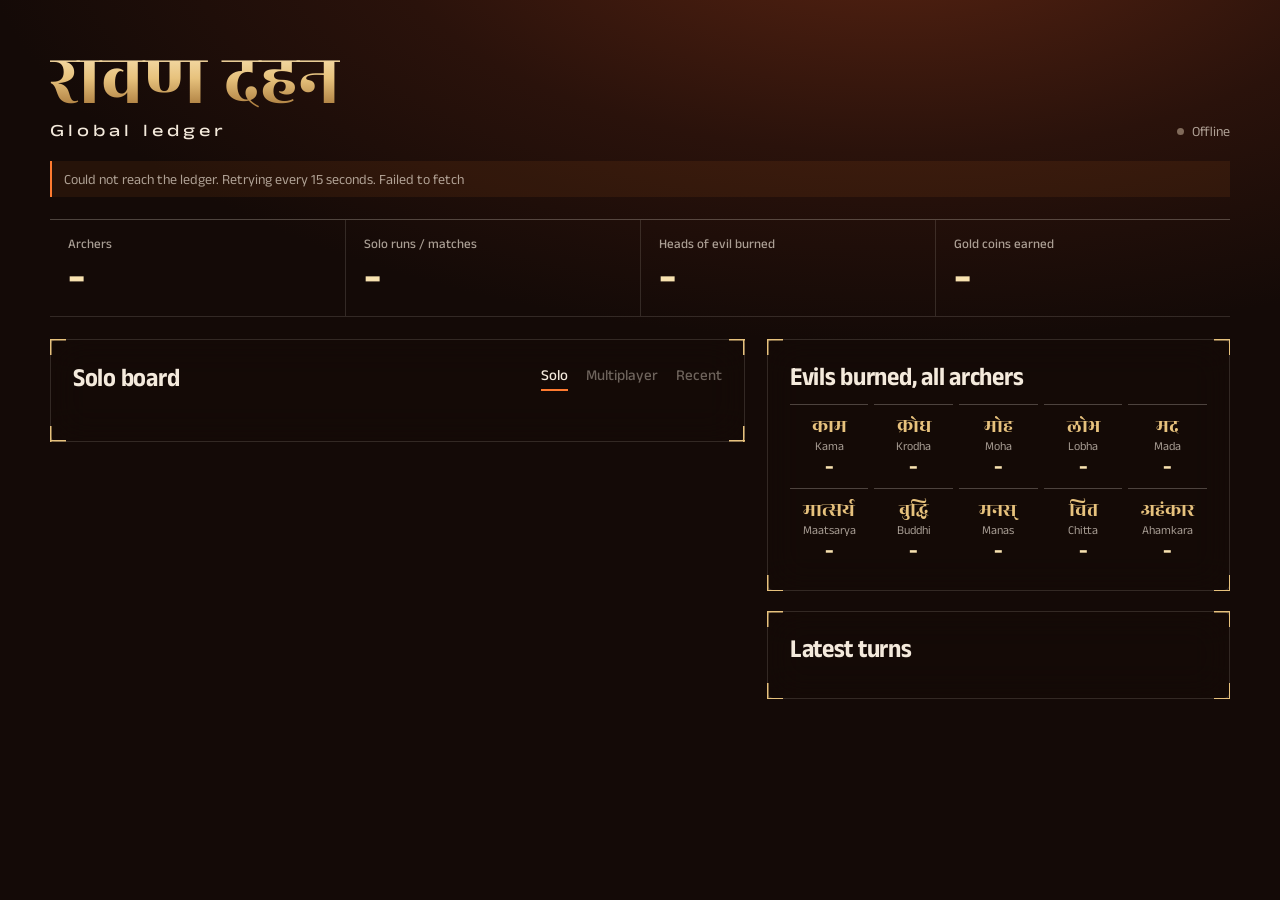
<file: board.html>
<!doctype html>
<html lang="en">
<head>
<meta charset="utf-8">
<meta name="viewport" content="width=device-width,initial-scale=1,viewport-fit=cover">
<title>Ravan Dahan Ledger</title>
<link rel="preload" href="rozha-one.woff2" as="font" type="font/woff2" crossorigin>
<link rel="preload" href="anek-latin.woff2" as="font" type="font/woff2" crossorigin>
<style>
/* Global ledger. Same language as the game: glass over the maidan dusk, hairlines, gold-leaf corner brackets,
   Devanagari set in Rozha One. Hero with live totals, then the ranked board beside the ten evils and the latest turns. */
@font-face{font-family:'Rozha One';src:url(rozha-one.woff2) format('woff2');font-weight:400;font-display:swap}
@font-face{font-family:'Anek Latin';src:url(anek-latin.woff2) format('woff2');font-weight:100 800;font-stretch:75% 125%;font-display:swap}
:root{
  --leaf:#e7c27d; --leaf-hi:#f8e2b0; --ember:#ff7b30; --maya:#c9b8ff; --ok:#9be08a; --bad:#ff8d6b;
  --ash:#f4eadc; --ash-2:rgba(244,234,220,.66); --ash-3:rgba(244,234,220,.4);
  --line:rgba(244,234,220,.14); --line-2:rgba(244,234,220,.26); --glass:rgba(20,10,7,.6);
  --deva:'Rozha One',Georgia,serif; --ui:'Anek Latin',system-ui,-apple-system,'Segoe UI',sans-serif;
  color-scheme:dark;
}
*{box-sizing:border-box}
[hidden]{display:none!important}
html,body{margin:0;min-height:100%}
body{background:radial-gradient(ellipse 90% 60% at 70% -10%,#5a2412 0,#2a120b 45%,#140a07 80%) fixed,#140a07;color:var(--ash);font-family:var(--ui);-webkit-font-smoothing:antialiased;padding:36px 16px 32px}
[lang="hi"],.deva{font-family:var(--deva);font-weight:400}
.wrap{width:min(1180px,100%);margin:0 auto;display:flex;flex-direction:column;gap:22px}
.label{font-weight:500;font-size:13px;color:var(--ash-2)}
.hero{display:flex;flex-wrap:wrap;align-items:flex-end;justify-content:space-between;gap:16px 28px}
.title{display:flex;flex-direction:column;gap:4px}
.deva{font-size:clamp(46px,6vw,76px);line-height:.95;padding-top:.12em;background:linear-gradient(180deg,#fbe7bd 10%,#e7c27d 52%,#a8783a 90%);-webkit-background-clip:text;background-clip:text;color:transparent}
h1{margin:0;font-weight:500;font-stretch:125%;font-size:clamp(14px,1.4vw,17px);letter-spacing:.24em;color:var(--ash)}
.live{display:flex;align-items:center;gap:8px;font-size:14px;color:var(--ash-2)}
.dot{width:7px;height:7px;border-radius:50%;background:var(--ok);box-shadow:0 0 0 0 rgba(155,224,138,.6);animation:pulse 2s infinite}
.dot.off{background:#806a5a;animation:none}
@keyframes pulse{70%{box-shadow:0 0 0 8px rgba(155,224,138,0)}100%{box-shadow:0 0 0 0 rgba(155,224,138,0)}}
.stats{display:grid;grid-template-columns:repeat(4,minmax(0,1fr));gap:0;border-top:1px solid var(--line-2);border-bottom:1px solid var(--line)}
.stat{padding:14px 18px 16px}
.stat+.stat{border-left:1px solid var(--line)}
.stat b{display:block;font-weight:700;font-stretch:82%;font-size:clamp(30px,3.6vw,44px);line-height:1.1;color:var(--leaf-hi);font-variant-numeric:tabular-nums}
.grid{display:grid;grid-template-columns:minmax(0,1.5fr) minmax(0,1fr);gap:22px;align-items:start}
.card{position:relative;padding:22px;border-radius:6px;background:var(--glass);-webkit-backdrop-filter:blur(18px);backdrop-filter:blur(18px);border:1px solid var(--line);display:flex;flex-direction:column;gap:14px;min-width:0}
.card::before{content:'';position:absolute;inset:-1px;pointer-events:none;
  background:linear-gradient(var(--leaf),var(--leaf)) top left/16px 1.5px,linear-gradient(var(--leaf),var(--leaf)) top left/1.5px 16px,
             linear-gradient(var(--leaf),var(--leaf)) top right/16px 1.5px,linear-gradient(var(--leaf),var(--leaf)) top right/1.5px 16px,
             linear-gradient(var(--leaf),var(--leaf)) bottom left/16px 1.5px,linear-gradient(var(--leaf),var(--leaf)) bottom left/1.5px 16px,
             linear-gradient(var(--leaf),var(--leaf)) bottom right/16px 1.5px,linear-gradient(var(--leaf),var(--leaf)) bottom right/1.5px 16px;background-repeat:no-repeat}
.card h2{margin:0;font-weight:650;font-stretch:92%;font-size:26px;letter-spacing:-.01em;color:var(--ash)}
.head{display:flex;justify-content:space-between;align-items:flex-end;gap:10px;flex-wrap:wrap}
.tabs{display:flex;gap:18px}
.tabs button{font:500 15px var(--ui);color:var(--ash-3);background:none;border:0;border-bottom:2px solid transparent;padding:4px 0 6px;cursor:pointer}
.tabs button:hover{color:var(--ash-2)}
.tabs button[aria-selected="true"]{color:var(--ash);border-bottom-color:var(--ember)}
.tabs button:focus-visible{outline:2px solid var(--leaf);outline-offset:3px}
.tablewrap{overflow-x:auto}
table{width:100%;border-collapse:collapse;font-variant-numeric:tabular-nums}
th,td{padding:10px 10px;text-align:left;white-space:nowrap}
th{font-weight:500;font-size:13px;color:var(--ash-3);border-bottom:1px solid var(--line)}
td{border-bottom:1px solid rgba(244,234,220,.07);font-size:16px}
tr:last-child td{border-bottom:0}
.num{text-align:right}
.rank{display:inline-grid;place-items:center;width:26px;height:26px;border-radius:50%;font-weight:700;font-size:13px;color:var(--ash-2);border:1px solid var(--line-2)}
.r1{background:var(--leaf);border-color:var(--leaf);color:#140a07} .r2{background:#d6dbe3;border-color:#d6dbe3;color:#140a07} .r3{background:#c98a52;border-color:#c98a52;color:#140a07}
.name{font-weight:600;max-width:220px;overflow:hidden;text-overflow:ellipsis}
.coins{font-weight:700;font-stretch:85%;font-size:20px;color:var(--leaf-hi)}
.coin{display:inline-block;width:.62em;height:.62em;margin-right:7px;border-radius:50%;background:radial-gradient(circle at 34% 30%,#fff6d0,#e7c27d 48%,#8a5a1c 100%)}
tr.me td{background:linear-gradient(90deg,rgba(255,123,48,.15),rgba(255,123,48,0) 70%)}
tr.me .name::after{content:'you';margin-left:8px;font-size:12px;font-weight:600;color:var(--ember)}
tr.fresh td{animation:fresh 2.4s ease-out}
@keyframes fresh{0%{background:rgba(231,194,125,.28)}100%{background:transparent}}
.pill{display:inline-flex;align-items:center;gap:6px;font-weight:550;font-size:13px}
.pill::before{content:'';width:6px;height:6px;border-radius:50%;background:currentColor}
.p-time,.p-lives{color:var(--ok)} .p-maya{color:var(--maya)} .p-skip,.p-quit{color:var(--leaf-hi)}
.p-solo{color:var(--ember)} .p-local{color:#9fd4ff} .p-online{color:#e2b0ee}
.win{color:var(--ember);font-weight:700}
.evgrid{display:grid;grid-template-columns:repeat(5,minmax(0,1fr));gap:4px 6px}
.ev{padding:8px 2px 6px;text-align:center;min-width:0;position:relative;border-top:1px solid var(--line-2)}
.ev i{position:absolute;left:0;right:0;top:-1px;height:2px;background:var(--leaf);transform-origin:left;box-shadow:0 0 8px var(--leaf);width:0;transition:width .6s}
.ev .d{font-family:var(--deva);font-size:20px;color:var(--leaf);line-height:1.3}
.ev .n{font-size:12px;color:var(--ash-2);white-space:nowrap;overflow:hidden;text-overflow:ellipsis}
.ev .c{font-weight:700;font-stretch:82%;font-size:22px;color:var(--leaf-hi);line-height:1.2;font-variant-numeric:tabular-nums}
.feed{display:flex;flex-direction:column;margin:0;padding:0;list-style:none}
.feed li{display:flex;justify-content:space-between;gap:10px;padding:9px 2px;border-bottom:1px solid var(--line);font-size:14px}
.feed li:last-child{border-bottom:0}
.feed .who{font-weight:600;min-width:0;overflow:hidden;text-overflow:ellipsis;white-space:nowrap}
.feed .what{color:var(--ash-2);white-space:nowrap}
.empty{padding:28px 12px;text-align:center;color:var(--ash-2);font-size:15px;line-height:1.5}
.empty b{display:block;font-weight:650;font-size:20px;color:var(--ash);margin-bottom:4px}
.note{font-size:13px;color:var(--ash-3)}
.err{padding:10px 12px;border-left:2px solid var(--ember);background:rgba(255,123,48,.08);font-size:14px;color:var(--ash-2)}
body.embed{padding:14px 10px;background:transparent}
body.embed .deva{font-size:44px}
@media (max-width:900px){ .grid{grid-template-columns:1fr} }
@media (max-width:560px){ .stats{grid-template-columns:repeat(2,minmax(0,1fr))} .stat:nth-child(3){border-left:0} .stat:nth-child(n+3){border-top:1px solid var(--line)} .evgrid{gap:2px 4px} .ev .c{font-size:18px} .card{padding:16px 12px} th,td{padding:8px 7px} td{font-size:14px} }
@media (prefers-reduced-motion:reduce){ .dot,tr.fresh td{animation:none} }
</style>
</head>
<body>
<div class="wrap">
  <header class="hero">
    <div class="title"><span class="deva" lang="hi">रावण दहन</span><h1>Global ledger</h1></div>
    <div class="live" id="live"><span class="dot off" id="dot"></span><span id="liveTxt">Connecting…</span></div>
  </header>
  <div class="err" id="err" hidden></div>
  <section class="stats" aria-label="Totals">
    <div class="stat"><span class="label">Archers</span><b id="sArchers">–</b></div>
    <div class="stat"><span class="label">Solo runs / matches</span><b id="sTurns">–</b></div>
    <div class="stat"><span class="label">Heads of evil burned</span><b id="sHeads">–</b></div>
    <div class="stat"><span class="label">Gold coins earned</span><b id="sCoins">–</b></div>
  </section>
  <div class="grid">
    <section class="card">
      <div class="head">
        <h2 id="boardTitle">Solo board</h2>
        <div class="tabs" role="tablist">
          <button role="tab" aria-selected="true" data-tab="solo">Solo</button>
          <button role="tab" aria-selected="false" data-tab="multi">Multiplayer</button>
          <button role="tab" aria-selected="false" data-tab="recent">Recent</button>
        </div>
      </div>
      <div class="tablewrap"><table id="table"></table></div>
      <div class="empty" id="emptyBoard" hidden><b>No archers yet</b><span id="emptyTxt">The first run played anywhere lands here within seconds.</span></div>
      <span class="note" id="boardNote"></span>
    </section>
    <div style="display:flex;flex-direction:column;gap:20px;min-width:0">
      <section class="card">
        <h2>Evils burned, all archers</h2>
        <div class="evgrid" id="evgrid"></div>
      </section>
      <section class="card">
        <h2>Latest turns</h2>
        <ul class="feed" id="feed"></ul>
        <div class="empty" id="emptyFeed" hidden>Waiting for the first arrow.</div>
      </section>
    </div>
  </div>
</div>
<script src="config.js"></script>
<script src="board.js"></script>
</body>
</html>
</file>
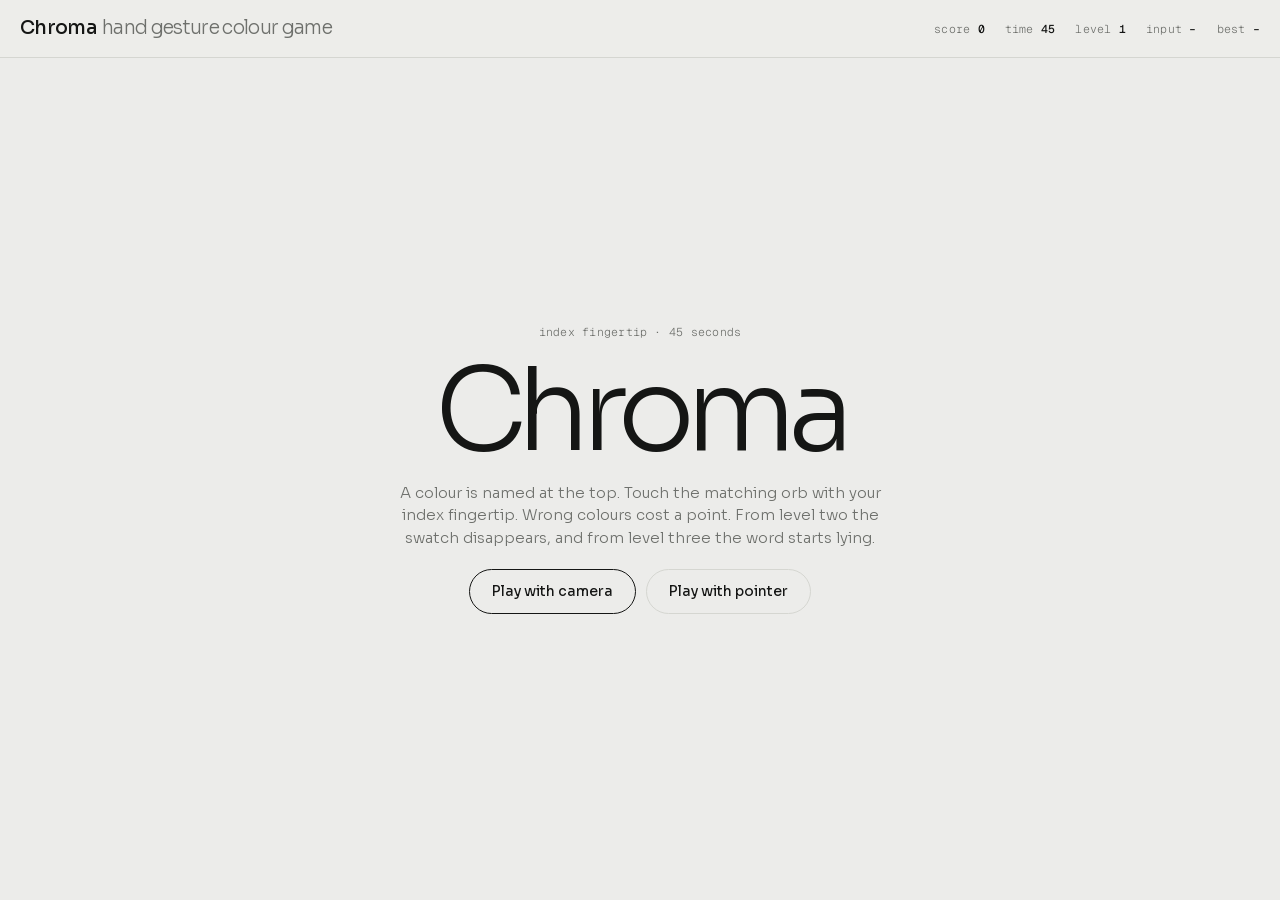
<file: chroma.html>
<!doctype html>
<html lang="en">
<head>
<meta charset="utf-8">
<meta name="viewport" content="width=device-width,initial-scale=1,viewport-fit=cover">
<title>Chroma</title>
<link rel="preconnect" href="https://fonts.googleapis.com">
<link rel="preconnect" href="https://fonts.gstatic.com" crossorigin>
<link rel="stylesheet" href="https://fonts.googleapis.com/css2?family=Geist+Mono:wght@400;500&display=swap">
<style>@font-face{font-family:"Sora";src:url([data-uri]) format("woff2");font-weight:100 800;font-display:swap}</style>

<style>
:root{--bg:#EDEDEA;--surface:#F6F6F4;--ink:#151615;--muted:#6E706C;--faint:#A3A5A0;--line:#D5D6D1;color-scheme:light}
@media (prefers-color-scheme:dark){:root:not([data-theme="light"]){--bg:#111211;--surface:#191A19;--ink:#ECECE8;--muted:#9A9C97;--faint:#5E605C;--line:#2A2C2A;color-scheme:dark}}
:root[data-theme="dark"]{--bg:#111211;--surface:#191A19;--ink:#ECECE8;--muted:#9A9C97;--faint:#5E605C;--line:#2A2C2A;color-scheme:dark}
*{box-sizing:border-box}
[hidden]{display:none!important}
html,body{height:100%;margin:0}
body{background:var(--bg);color:var(--ink);font-family:Sora,"Helvetica Neue",Arial,sans-serif;font-weight:300;font-size:15px;line-height:1.5;display:flex;flex-direction:column;overflow:hidden;-webkit-font-smoothing:antialiased;user-select:none;-webkit-user-select:none}
.bar{display:flex;justify-content:space-between;align-items:center;gap:12px 24px;padding:14px max(20px,env(safe-area-inset-right,0px)) 14px max(20px,env(safe-area-inset-left,0px));border-bottom:1px solid var(--line);flex-wrap:wrap}
.bar h1{font-size:19px;font-weight:500;letter-spacing:-.035em;margin:0;white-space:nowrap}
.bar h1 span{font-weight:300;color:var(--muted);margin-left:6px}
.mono{font-family:"Geist Mono",ui-monospace,monospace;font-size:11.5px;letter-spacing:.02em}
.stats{display:flex;gap:20px;color:var(--muted);flex-wrap:wrap}
.stats b{color:var(--ink);font-weight:500}
.tools{display:flex;gap:6px 14px;flex-wrap:wrap;align-items:center;padding:10px max(20px,env(safe-area-inset-right,0px)) 10px max(20px,env(safe-area-inset-left,0px));border-bottom:1px solid var(--line)}
.tools .grp{display:flex;gap:6px;align-items:center;flex-wrap:wrap}
.tools label{color:var(--muted)}
.stage{flex:1;position:relative;min-height:0;overflow:hidden}
canvas.full{position:absolute;inset:0;width:100%;height:100%;touch-action:none;display:block}
.ov{position:absolute;inset:0;display:grid;place-content:center;text-align:center;gap:20px;padding:24px;background:color-mix(in oklab,var(--bg) 90%,transparent);z-index:5}
.ov h2{font-size:clamp(48px,9vw,120px);font-weight:300;letter-spacing:-.075em;line-height:.88;margin:0}
.ov h2 b{font-weight:300}
.ov p{max-width:44ch;margin:0 auto;color:var(--muted)}
.btn{border:1px solid var(--ink);background:transparent;color:var(--ink);border-radius:99px;padding:11px 22px;font:inherit;font-size:14px;font-weight:450;cursor:pointer;transition:background .2s,color .2s}
.btn:hover{background:var(--ink);color:var(--bg)}
.btn.ghost{border-color:var(--line)}
.btn.s{padding:6px 12px;font-family:"Geist Mono",ui-monospace,monospace;font-size:11.5px;border-color:var(--line);font-weight:400}
.btn.s:hover{border-color:var(--ink);background:transparent;color:var(--ink)}
.btn.s[aria-pressed="true"]{background:var(--ink);color:var(--bg);border-color:var(--ink)}
.row{display:flex;gap:10px;flex-wrap:wrap;justify-content:center;align-items:center}
input[type=range]{accent-color:var(--ink);width:96px}
:focus-visible{outline:1px solid var(--ink);outline-offset:3px}

#vid{position:absolute;inset:0;width:100%;height:100%;object-fit:cover;transform:scaleX(-1);filter:grayscale(1) contrast(.9);opacity:.22;pointer-events:none}
.target{position:absolute;left:50%;top:18px;transform:translateX(-50%);text-align:center;z-index:2;pointer-events:none}
.target .w{font-size:clamp(40px,7vw,88px);font-weight:200;letter-spacing:-.065em;line-height:1}
.target .sw{width:44px;height:8px;margin:12px auto 0;border-radius:99px}
.note{color:var(--muted);font-size:13px;max-width:46ch;margin:0 auto}

</style>
</head>
<body>
<script>
(function(){
  addEventListener("message",function(e){if(e.data&&e.data.type==="theme"){document.documentElement.setAttribute("data-theme",e.data.dark?"dark":"light");if(window.onTheme)window.onTheme();}});
  window.cols=function(){var cs=getComputedStyle(document.documentElement),o={};["bg","surface","ink","muted","faint","line"].forEach(function(k){o[k]=cs.getPropertyValue("--"+k).trim()});return o};
  window.DPR=Math.min(2,window.devicePixelRatio||1);
  window.fit=function(cv){var r=cv.getBoundingClientRect(),w=Math.max(1,Math.round(r.width)),h=Math.max(1,Math.round(r.height));if(cv.width!==Math.round(w*DPR)||cv.height!==Math.round(h*DPR)){cv.width=Math.round(w*DPR);cv.height=Math.round(h*DPR)}var ctx=cv.getContext("2d");ctx.setTransform(DPR,0,0,DPR,0,0);return {ctx:ctx,w:w,h:h}};
  window.store={get:function(k){try{return localStorage.getItem(k)}catch(e){return null}},set:function(k,v){try{localStorage.setItem(k,v)}catch(e){}}};
  window.FM='"Geist Mono", ui-monospace, monospace';window.FS='Sora, "Helvetica Neue", Arial, sans-serif';
})();
</script>
<div class="bar"><h1>Chroma<span>hand gesture colour game</span></h1>
  <div class="stats mono"><span>score <b id="sS">0</b></span><span>time <b id="sT">45</b></span><span>level <b id="sLv">1</b></span><span>input <b id="sIn">–</b></span><span>best <b id="sB">–</b></span></div></div>
<div class="stage" id="stage">
  <video id="vid" playsinline muted hidden></video>
  <canvas class="full" id="cv" aria-label="Colour field"></canvas>
  <div class="target" id="tgt" hidden><div class="w" id="tW">Ochre</div><div class="sw" id="tS"></div></div>
  <div class="ov" id="ov">
    <div class="mono" style="color:var(--muted)">index fingertip · 45 seconds</div>
    <h2 id="ovT">Chr<b>oma</b></h2>
    <p id="ovP">A colour is named at the top. Touch the matching orb with your index fingertip. Wrong colours cost a point. From level two the swatch disappears, and from level three the word starts lying.</p>
    <div class="row"><button class="btn" id="goCam" type="button">Play with camera</button><button class="btn ghost" id="goPtr" type="button">Play with pointer</button></div>
    <p class="note mono" id="camNote"></p>
  </div>
</div>
<script>
(function(){
const $=id=>document.getElementById(id),cv=$("cv"),ov=$("ov"),vid=$("vid");
let C=cols();window.onTheme=()=>{C=cols()};
const PAL=[["Ochre","#C9A227"],["Rust","#B4532A"],["Moss","#6B7F3A"],["Fjord","#3F6C8C"],["Lingon","#A3263A"],["Lilac","#8E7CC3"],["Slate","#59636B"],["Pine","#2F5D50"],["Sand","#CDB98F"]];
let mode="pointer",landmarker=null,stream=null,orbs=[],target=0,score=0,left=45,state="intro",finger=null,pinch=false,best=+store.get("ch-best")||0,decoy=0,shake=0,rings=[],lastVideoT=-1;
function level(){return score>=16?3:score>=8?2:1}
function hud(){$("sS").textContent=score;$("sT").textContent=Math.ceil(left);$("sLv").textContent=level();$("sIn").textContent=state==="intro"?"–":mode;$("sB").textContent=best||"–"}
function size(){const r=cv.getBoundingClientRect();return {w:r.width,h:r.height}}
function spawn(i,avoid){const {w,h}=size(),R=Math.max(26,Math.min(w,h)*.075);let c;do{c=Math.floor(Math.random()*PAL.length)}while(avoid!=null&&c===avoid);
  const o={x:R+Math.random()*(w-2*R),y:h*.32+Math.random()*(h*.62-R),vx:(Math.random()-.5)*60,vy:(Math.random()-.5)*60,r:R,c,cool:0,pop:0};orbs[i]=o;return o}
function pickTarget(){const present=[...new Set(orbs.map(o=>o.c))];target=present[Math.floor(Math.random()*present.length)];decoy=target;while(decoy===target)decoy=Math.floor(Math.random()*PAL.length);
  const lv=level();$("tW").textContent=PAL[target][0];$("tW").style.color=lv===3?PAL[decoy][1]:"var(--ink)";$("tS").style.background=PAL[target][1];$("tS").hidden=lv>=2;}
function begin(m){mode=m;score=0;left=45;orbs=[];for(let i=0;i<7;i++)spawn(i);if(!orbs.some(o=>o.c===orbs[0].c))0;pickTarget();state="play";ov.hidden=true;$("tgt").hidden=false;hud()}
function end(){state="over";if(score>best){best=score;store.set("ch-best",best)}hud();$("tgt").hidden=true;$("ovT").innerHTML=score+" <b>pts</b>";$("ovP").textContent=`Level ${level()} reached. ${score>=best&&score>0?"A new best.":"Best: "+best+"."}`;$("goCam").textContent=mode==="camera"?"Play again":"Try the camera";$("goPtr").textContent=mode==="pointer"?"Play again":"Play with pointer";ov.hidden=false}
// pointer
cv.addEventListener("pointermove",e=>{if(mode!=="pointer")return;const r=cv.getBoundingClientRect();finger={x:e.clientX-r.left,y:e.clientY-r.top}});
cv.addEventListener("pointerdown",e=>{if(mode!=="pointer")return;const r=cv.getBoundingClientRect();finger={x:e.clientX-r.left,y:e.clientY-r.top}});
cv.addEventListener("pointerleave",()=>{if(mode==="pointer")finger=null});
$("goPtr").onclick=()=>begin("pointer");
$("goCam").onclick=async()=>{
  if(landmarker&&stream){begin("camera");return}
  const note=$("camNote");note.textContent="Asking for the camera…";
  try{stream=await navigator.mediaDevices.getUserMedia({video:{facingMode:"user",width:{ideal:640},height:{ideal:480}},audio:false})}
  catch(e){stream=null;note.textContent="The camera isn't available in this viewer, so this round uses your pointer. Opened on its own page, Chroma tracks your index finger.";setTimeout(()=>begin("pointer"),1400);return}
  vid.srcObject=stream;vid.hidden=false;try{await vid.play()}catch(e){}
  note.textContent="Loading the hand model…";
  try{const vision=await import("https://cdn.jsdelivr.net/npm/@mediapipe/tasks-vision@0.10.14/vision_bundle.mjs");
    const fs=await vision.FilesetResolver.forVisionTasks("https://cdn.jsdelivr.net/npm/@mediapipe/tasks-vision@0.10.14/wasm");
    landmarker=await vision.HandLandmarker.createFromOptions(fs,{baseOptions:{modelAssetPath:"https://storage.googleapis.com/mediapipe-models/hand_landmarker/hand_landmarker/float16/1/hand_landmarker.task",delegate:"GPU"},runningMode:"VIDEO",numHands:1});
    note.textContent="";begin("camera");}
  catch(e){note.textContent="The hand model couldn't load here, so this round uses your pointer.";vid.hidden=true;stream.getTracks().forEach(t=>t.stop());stream=null;setTimeout(()=>begin("pointer"),1400)}
};
function trackHand(w,h){if(!landmarker||vid.readyState<2)return;if(vid.currentTime===lastVideoT)return;lastVideoT=vid.currentTime;
  const res=landmarker.detectForVideo(vid,performance.now());const lm=res&&res.landmarks&&res.landmarks[0];if(!lm){finger=null;return}
  const vw=vid.videoWidth,vh=vid.videoHeight,s=Math.max(w/vw,h/vh),ox=(w-vw*s)/2,oy=(h-vh*s)/2;
  const map=p=>({x:w-(p.x*vw*s+ox),y:p.y*vh*s+oy});const tip=map(lm[8]),th=map(lm[4]);
  finger=finger?{x:finger.x+(tip.x-finger.x)*.55,y:finger.y+(tip.y-finger.y)*.55}:tip;pinch=Math.hypot(tip.x-th.x,tip.y-th.y)<Math.min(w,h)*.06;}
let last=performance.now();
function frame(now){const dt=Math.min(.05,(now-last)/1000);last=now;const {ctx,w,h}=fit(cv);ctx.clearRect(0,0,w,h);
  if(mode==="camera")trackHand(w,h);
  if(state==="play"){left-=dt;if(left<=0){left=0;end()}hud()}
  shake=Math.max(0,shake-dt);
  orbs.forEach((o,i)=>{if(!o)return;o.x+=o.vx*dt;o.y+=o.vy*dt;if(o.x<o.r||o.x>w-o.r)o.vx*=-1;if(o.y<h*.28||o.y>h-o.r)o.vy*=-1;o.x=Math.max(o.r,Math.min(w-o.r,o.x));o.y=Math.max(h*.28,Math.min(h-o.r,o.y));o.cool=Math.max(0,o.cool-dt);
    const jit=o.cool>0?Math.sin(now/30)*4*o.cool:0;ctx.beginPath();ctx.arc(o.x+jit,o.y,o.r,0,Math.PI*2);ctx.fillStyle=PAL[o.c][1];ctx.fill();
    if(state==="play"&&finger&&o.cool<=0&&Math.hypot(finger.x-o.x,finger.y-o.y)<o.r){
      if(o.c===target){score++;rings.push({x:o.x,y:o.y,r:o.r,l:1,ok:1});spawn(i,o.c);if(!orbs.some(q=>q.c===target))0;pickTarget()}
      else{score=Math.max(0,score-1);o.cool=.7;shake=.3;rings.push({x:o.x,y:o.y,r:o.r,l:1,ok:0})}hud()}});
  for(let i=rings.length-1;i>=0;i--){const g=rings[i];g.l-=dt*1.6;if(g.l<=0){rings.splice(i,1);continue}ctx.strokeStyle=C.ink;ctx.globalAlpha=g.l;ctx.lineWidth=g.ok?2:1;ctx.beginPath();ctx.arc(g.x,g.y,g.r+(1-g.l)*40,0,Math.PI*2);ctx.stroke();if(!g.ok){ctx.font=`500 16px ${FS}`;ctx.fillStyle=C.ink;ctx.fillText("−1",g.x-10,g.y-g.r-10-(1-g.l)*20)}ctx.globalAlpha=1}
  if(finger&&state==="play"){ctx.strokeStyle=C.ink;ctx.lineWidth=1.5;ctx.beginPath();ctx.arc(finger.x,finger.y,pinch?6:12,0,Math.PI*2);ctx.stroke();ctx.beginPath();ctx.moveTo(finger.x-20,finger.y);ctx.lineTo(finger.x-14,finger.y);ctx.moveTo(finger.x+14,finger.y);ctx.lineTo(finger.x+20,finger.y);ctx.moveTo(finger.x,finger.y-20);ctx.lineTo(finger.x,finger.y-14);ctx.moveTo(finger.x,finger.y+14);ctx.lineTo(finger.x,finger.y+20);ctx.stroke()}
  if(state==="play"){ctx.fillStyle=C.ink;ctx.fillRect(0,h-3,w*(left/45),3)}
  if(shake>0){$("tgt").style.transform=`translateX(calc(-50% + ${Math.sin(now/25)*6}px))`}else $("tgt").style.transform="translateX(-50%)";
  requestAnimationFrame(frame)}
hud();requestAnimationFrame(frame);
})();
</script>
</body>
</html>
</file>
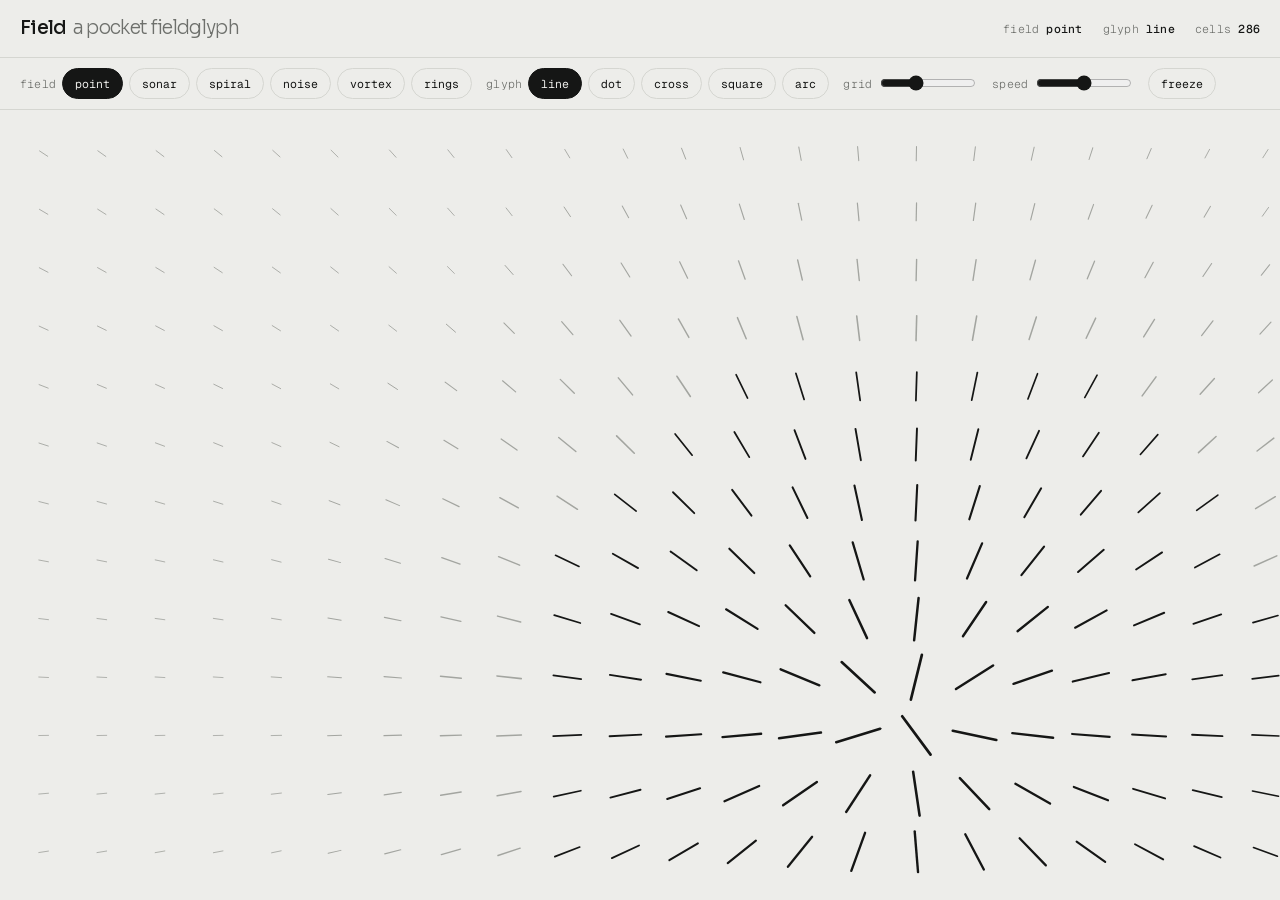
<file: field.html>
<!doctype html>
<html lang="en">
<head>
<meta charset="utf-8">
<meta name="viewport" content="width=device-width,initial-scale=1,viewport-fit=cover">
<title>Field</title>
<link rel="preconnect" href="https://fonts.googleapis.com">
<link rel="preconnect" href="https://fonts.gstatic.com" crossorigin>
<link rel="stylesheet" href="https://fonts.googleapis.com/css2?family=Geist+Mono:wght@400;500&display=swap">
<style>@font-face{font-family:"Sora";src:url([data-uri]) format("woff2");font-weight:100 800;font-display:swap}</style>

<style>
:root{--bg:#EDEDEA;--surface:#F6F6F4;--ink:#151615;--muted:#6E706C;--faint:#A3A5A0;--line:#D5D6D1;color-scheme:light}
@media (prefers-color-scheme:dark){:root:not([data-theme="light"]){--bg:#111211;--surface:#191A19;--ink:#ECECE8;--muted:#9A9C97;--faint:#5E605C;--line:#2A2C2A;color-scheme:dark}}
:root[data-theme="dark"]{--bg:#111211;--surface:#191A19;--ink:#ECECE8;--muted:#9A9C97;--faint:#5E605C;--line:#2A2C2A;color-scheme:dark}
*{box-sizing:border-box}
[hidden]{display:none!important}
html,body{height:100%;margin:0}
body{background:var(--bg);color:var(--ink);font-family:Sora,"Helvetica Neue",Arial,sans-serif;font-weight:300;font-size:15px;line-height:1.5;display:flex;flex-direction:column;overflow:hidden;-webkit-font-smoothing:antialiased;user-select:none;-webkit-user-select:none}
.bar{display:flex;justify-content:space-between;align-items:center;gap:12px 24px;padding:14px max(20px,env(safe-area-inset-right,0px)) 14px max(20px,env(safe-area-inset-left,0px));border-bottom:1px solid var(--line);flex-wrap:wrap}
.bar h1{font-size:19px;font-weight:500;letter-spacing:-.035em;margin:0;white-space:nowrap}
.bar h1 span{font-weight:300;color:var(--muted);margin-left:6px}
.mono{font-family:"Geist Mono",ui-monospace,monospace;font-size:11.5px;letter-spacing:.02em}
.stats{display:flex;gap:20px;color:var(--muted);flex-wrap:wrap}
.stats b{color:var(--ink);font-weight:500}
.tools{display:flex;gap:6px 14px;flex-wrap:wrap;align-items:center;padding:10px max(20px,env(safe-area-inset-right,0px)) 10px max(20px,env(safe-area-inset-left,0px));border-bottom:1px solid var(--line)}
.tools .grp{display:flex;gap:6px;align-items:center;flex-wrap:wrap}
.tools label{color:var(--muted)}
.stage{flex:1;position:relative;min-height:0;overflow:hidden}
canvas.full{position:absolute;inset:0;width:100%;height:100%;touch-action:none;display:block}
.ov{position:absolute;inset:0;display:grid;place-content:center;text-align:center;gap:20px;padding:24px;background:color-mix(in oklab,var(--bg) 90%,transparent);z-index:5}
.ov h2{font-size:clamp(48px,9vw,120px);font-weight:300;letter-spacing:-.075em;line-height:.88;margin:0}
.ov h2 b{font-weight:300}
.ov p{max-width:44ch;margin:0 auto;color:var(--muted)}
.btn{border:1px solid var(--ink);background:transparent;color:var(--ink);border-radius:99px;padding:11px 22px;font:inherit;font-size:14px;font-weight:450;cursor:pointer;transition:background .2s,color .2s}
.btn:hover{background:var(--ink);color:var(--bg)}
.btn.ghost{border-color:var(--line)}
.btn.s{padding:6px 12px;font-family:"Geist Mono",ui-monospace,monospace;font-size:11.5px;border-color:var(--line);font-weight:400}
.btn.s:hover{border-color:var(--ink);background:transparent;color:var(--ink)}
.btn.s[aria-pressed="true"]{background:var(--ink);color:var(--bg);border-color:var(--ink)}
.row{display:flex;gap:10px;flex-wrap:wrap;justify-content:center;align-items:center}
input[type=range]{accent-color:var(--ink);width:96px}
:focus-visible{outline:1px solid var(--ink);outline-offset:3px}

</style>
</head>
<body>
<script>
(function(){
  addEventListener("message",function(e){if(e.data&&e.data.type==="theme"){document.documentElement.setAttribute("data-theme",e.data.dark?"dark":"light");if(window.onTheme)window.onTheme();}});
  window.cols=function(){var cs=getComputedStyle(document.documentElement),o={};["bg","surface","ink","muted","faint","line"].forEach(function(k){o[k]=cs.getPropertyValue("--"+k).trim()});return o};
  window.DPR=Math.min(2,window.devicePixelRatio||1);
  window.fit=function(cv){var r=cv.getBoundingClientRect(),w=Math.max(1,Math.round(r.width)),h=Math.max(1,Math.round(r.height));if(cv.width!==Math.round(w*DPR)||cv.height!==Math.round(h*DPR)){cv.width=Math.round(w*DPR);cv.height=Math.round(h*DPR)}var ctx=cv.getContext("2d");ctx.setTransform(DPR,0,0,DPR,0,0);return {ctx:ctx,w:w,h:h}};
  window.store={get:function(k){try{return localStorage.getItem(k)}catch(e){return null}},set:function(k,v){try{localStorage.setItem(k,v)}catch(e){}}};
  window.FM='"Geist Mono", ui-monospace, monospace';window.FS='Sora, "Helvetica Neue", Arial, sans-serif';
})();
</script>
<div class="bar"><h1>Field<span>a pocket fieldglyph</span></h1><div class="stats mono"><span>field <b id="sF">point</b></span><span>glyph <b id="sG">line</b></span><span>cells <b id="sN">0</b></span></div></div>
<div class="tools mono">
  <div class="grp" id="fields"><label>field</label></div>
  <div class="grp" id="glyphs"><label>glyph</label></div>
  <div class="grp"><label for="dens">grid</label><input type="range" id="dens" min="10" max="44" value="22"></div>
  <div class="grp"><label for="spd">speed</label><input type="range" id="spd" min="0" max="200" value="100"></div>
  <div class="grp"><button class="btn s" id="frz" type="button" aria-pressed="false">freeze</button></div>
</div>
<div class="stage"><canvas class="full" id="cv" aria-label="Pattern field. Move to steer, click to change field."></canvas></div>
<script>
(function(){
const $=id=>document.getElementById(id),cv=$("cv");let C=cols();window.onTheme=()=>{C=cols()};
const FIELDS=["point","sonar","spiral","noise","vortex","rings"],GLYPHS=["line","dot","cross","square","arc"];
let f=0,g=0,P=null,t=0,frozen=false;
function chips(id,list,cur,on){const el=$(id);list.forEach((n,i)=>{const b=document.createElement("button");b.type="button";b.className="btn s";b.textContent=n;b.setAttribute("aria-pressed",i===cur);b.onclick=()=>{on(i);[...el.querySelectorAll("button")].forEach((x,j)=>x.setAttribute("aria-pressed",j===i))};el.appendChild(b)})}
const setF=i=>{f=i;$("sF").textContent=FIELDS[i];[...$("fields").querySelectorAll("button")].forEach((x,j)=>x.setAttribute("aria-pressed",j===i))};
chips("fields",FIELDS,0,setF);chips("glyphs",GLYPHS,0,i=>{g=i;$("sG").textContent=GLYPHS[i]});
$("frz").onclick=()=>{frozen=!frozen;$("frz").setAttribute("aria-pressed",frozen)};
cv.addEventListener("pointermove",e=>{const r=cv.getBoundingClientRect();P={x:e.clientX-r.left,y:e.clientY-r.top}});
cv.addEventListener("pointerdown",e=>{const r=cv.getBoundingClientRect();P={x:e.clientX-r.left,y:e.clientY-r.top}});
cv.addEventListener("click",()=>setF((f+1)%FIELDS.length));
cv.addEventListener("pointerleave",()=>P=null);
function noise(x,y){return Math.sin(x*1.7+Math.sin(y*1.3+t*.5))*Math.cos(y*1.1-Math.sin(x*.9-t*.4))}
let last=performance.now();
function frame(now){const dt=Math.min(.05,(now-last)/1000);last=now;if(!frozen)t+=dt*(+$("spd").value/100);
  const {ctx,w,h}=fit(cv);ctx.clearRect(0,0,w,h);const n=+$("dens").value,s=Math.max(10,w/n);
  const p=P||{x:w*(.5+.3*Math.sin(t*.6)),y:h*(.5+.3*Math.sin(t*.9))};let count=0;ctx.lineCap="round";
  for(let y=s*.75;y<h;y+=s)for(let x=s*.75;x<w;x+=s){count++;const dx=p.x-x,dy=p.y-y,d=Math.hypot(dx,dy);let a=Math.atan2(dy,dx),v;
    switch(f){case 0:v=Math.max(0,1-d/(Math.max(w,h)*.5));break;case 1:v=.5+.5*Math.sin(d*.06-t*4);break;case 2:a+=d*.03-t;v=.5+.5*Math.sin(a*2+d*.02);break;case 3:v=.5+.5*noise(x/w*4,y/h*4);a=v*Math.PI*2;break;case 4:a+=Math.PI/2+Math.min(1.2,120/(d+1));v=Math.max(0,1-d/(Math.max(w,h)*.6));break;default:v=.5+.5*Math.cos(d*.09-t*3)*Math.sin(t+d*.01)}
    const L=s*.42*(.2+v*.8);ctx.strokeStyle=ctx.fillStyle=v>.82?C.ink:v>.4?C.ink:C.faint;ctx.lineWidth=.8+v*2;
    ctx.save();ctx.translate(x,y);ctx.rotate(a);
    switch(g){case 0:ctx.beginPath();ctx.moveTo(-L,0);ctx.lineTo(L,0);ctx.stroke();break;
      case 1:ctx.beginPath();ctx.arc(0,0,Math.max(.6,L*.55),0,Math.PI*2);ctx.fill();break;
      case 2:ctx.beginPath();ctx.moveTo(-L,0);ctx.lineTo(L,0);ctx.moveTo(0,-L*.6);ctx.lineTo(0,L*.6);ctx.stroke();break;
      case 3:ctx.fillRect(-L*.55,-L*.55,L*1.1,L*1.1);break;
      default:ctx.beginPath();ctx.arc(0,0,Math.max(1,L*.7),-v*Math.PI,v*Math.PI);ctx.stroke()}
    ctx.restore()}
  $("sN").textContent=count;requestAnimationFrame(frame)}
requestAnimationFrame(frame);
})();
</script>
</body>
</html>
</file>
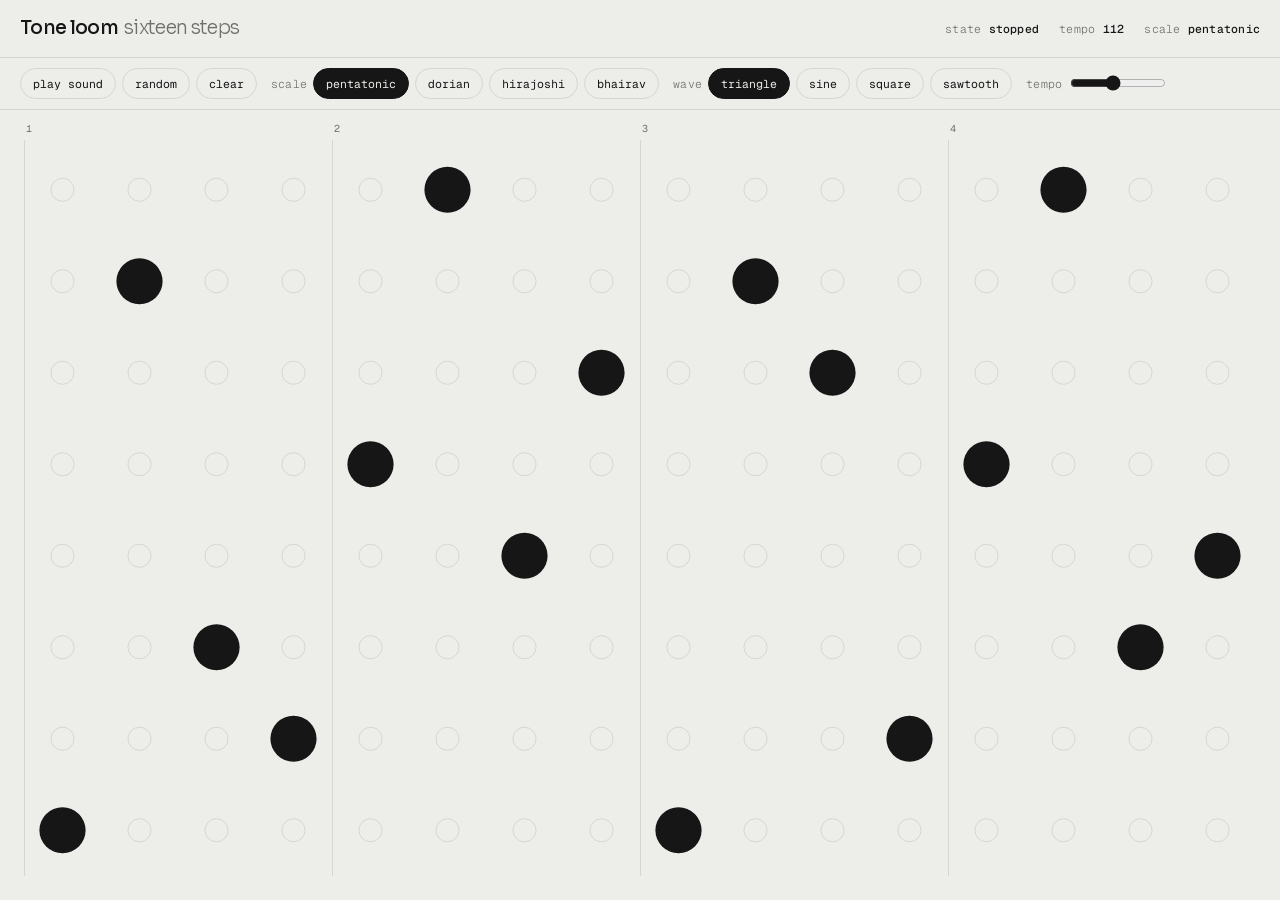
<file: loom.html>
<!doctype html>
<html lang="en">
<head>
<meta charset="utf-8">
<meta name="viewport" content="width=device-width,initial-scale=1,viewport-fit=cover">
<title>Tone loom</title>
<link rel="stylesheet" href="fonts.css">
<style>@font-face{font-family:"Sora";src:url(Sora-Variable.woff2) format("woff2");font-weight:100 800;font-display:swap}</style>

<style>
:root{--bg:#EDEDEA;--surface:#F6F6F4;--ink:#151615;--muted:#6E706C;--faint:#A3A5A0;--line:#D5D6D1;color-scheme:light}
@media (prefers-color-scheme:dark){:root:not([data-theme="light"]){--bg:#111211;--surface:#191A19;--ink:#ECECE8;--muted:#9A9C97;--faint:#5E605C;--line:#2A2C2A;color-scheme:dark}}
:root[data-theme="dark"]{--bg:#111211;--surface:#191A19;--ink:#ECECE8;--muted:#9A9C97;--faint:#5E605C;--line:#2A2C2A;color-scheme:dark}
*{box-sizing:border-box}
[hidden]{display:none!important}
html,body{height:100%;margin:0}
body{background:var(--bg);color:var(--ink);font-family:Sora,"Helvetica Neue",Arial,sans-serif;font-weight:300;font-size:15px;line-height:1.5;display:flex;flex-direction:column;overflow:hidden;-webkit-font-smoothing:antialiased;user-select:none;-webkit-user-select:none}
.bar{display:flex;justify-content:space-between;align-items:center;gap:12px 24px;padding:14px max(20px,env(safe-area-inset-right,0px)) 14px max(20px,env(safe-area-inset-left,0px));border-bottom:1px solid var(--line);flex-wrap:wrap}
.bar h1{font-size:19px;font-weight:500;letter-spacing:-.035em;margin:0;white-space:nowrap}
.bar h1 span{font-weight:300;color:var(--muted);margin-left:6px}
.mono{font-family:"Geist Mono",ui-monospace,monospace;font-size:11.5px;letter-spacing:.02em}
.stats{display:flex;gap:20px;color:var(--muted);flex-wrap:wrap}
.stats b{color:var(--ink);font-weight:500}
.tools{display:flex;gap:6px 14px;flex-wrap:wrap;align-items:center;padding:10px max(20px,env(safe-area-inset-right,0px)) 10px max(20px,env(safe-area-inset-left,0px));border-bottom:1px solid var(--line)}
.tools .grp{display:flex;gap:6px;align-items:center;flex-wrap:wrap}
.tools label{color:var(--muted)}
.stage{flex:1;position:relative;min-height:0;overflow:hidden}
canvas.full{position:absolute;inset:0;width:100%;height:100%;touch-action:none;display:block}
.ov{position:absolute;inset:0;display:grid;place-content:center;text-align:center;gap:20px;padding:24px;background:color-mix(in oklab,var(--bg) 90%,transparent);z-index:5}
.ov h2{font-size:clamp(48px,9vw,120px);font-weight:300;letter-spacing:-.075em;line-height:.88;margin:0}
.ov h2 b{font-weight:300}
.ov p{max-width:44ch;margin:0 auto;color:var(--muted)}
.btn{border:1px solid var(--ink);background:transparent;color:var(--ink);border-radius:99px;padding:11px 22px;font:inherit;font-size:14px;font-weight:450;cursor:pointer;transition:background .2s,color .2s}
.btn:hover{background:var(--ink);color:var(--bg)}
.btn.ghost{border-color:var(--line)}
.btn.s{padding:6px 12px;font-family:"Geist Mono",ui-monospace,monospace;font-size:11.5px;border-color:var(--line);font-weight:400}
.btn.s:hover{border-color:var(--ink);background:transparent;color:var(--ink)}
.btn.s[aria-pressed="true"]{background:var(--ink);color:var(--bg);border-color:var(--ink)}
.row{display:flex;gap:10px;flex-wrap:wrap;justify-content:center;align-items:center}
input[type=range]{accent-color:var(--ink);width:96px}
:focus-visible{outline:1px solid var(--ink);outline-offset:3px}

</style>
</head>
<body>
<script>
(function(){
  addEventListener("message",function(e){if(e.data&&e.data.type==="theme"){document.documentElement.setAttribute("data-theme",e.data.dark?"dark":"light");if(window.onTheme)window.onTheme();}});
  window.cols=function(){var cs=getComputedStyle(document.documentElement),o={};["bg","surface","ink","muted","faint","line"].forEach(function(k){o[k]=cs.getPropertyValue("--"+k).trim()});return o};
  window.DPR=Math.min(2,window.devicePixelRatio||1);
  window.fit=function(cv){var r=cv.getBoundingClientRect(),w=Math.max(1,Math.round(r.width)),h=Math.max(1,Math.round(r.height));if(cv.width!==Math.round(w*DPR)||cv.height!==Math.round(h*DPR)){cv.width=Math.round(w*DPR);cv.height=Math.round(h*DPR)}var ctx=cv.getContext("2d");ctx.setTransform(DPR,0,0,DPR,0,0);return {ctx:ctx,w:w,h:h}};
  window.store={get:function(k){try{return localStorage.getItem(k)}catch(e){return null}},set:function(k,v){try{localStorage.setItem(k,v)}catch(e){}}};
  window.FM='"Geist Mono", ui-monospace, monospace';window.FS='Sora, "Helvetica Neue", Arial, sans-serif';
})();
</script>
<div class="bar"><h1>Tone loom<span>sixteen steps</span></h1><div class="stats mono"><span>state <b id="sSt">stopped</b></span><span>tempo <b id="sBpm">112</b></span><span>scale <b id="sSc">pentatonic</b></span></div></div>
<div class="tools mono">
  <div class="grp"><button class="btn s" id="play" type="button" aria-pressed="false">play sound</button><button class="btn s" id="rand" type="button">random</button><button class="btn s" id="clear" type="button">clear</button></div>
  <div class="grp" id="scales"><label>scale</label></div>
  <div class="grp" id="waves"><label>wave</label></div>
  <div class="grp"><label for="bpm">tempo</label><input type="range" id="bpm" min="60" max="180" value="112"></div>
</div>
<div class="stage"><canvas class="full" id="cv" aria-label="Sixteen by eight note grid. Tap cells to toggle notes."></canvas></div>
<script>
(function(){
const $=id=>document.getElementById(id),cv=$("cv");let C=cols();window.onTheme=()=>{C=cols()};
const COLS=16,ROWS=8;const SCALES={pentatonic:[0,2,4,7,9],dorian:[0,2,3,5,7,9,10],hirajoshi:[0,2,3,7,8],bhairav:[0,1,4,5,7,8,11]};const WAVES=["triangle","sine","square","sawtooth"];
let scale="pentatonic",wave="triangle",grid=[],ac=null,master=null,playing=false,step=-1,next=0,rings=[],drag=null;
for(let r=0;r<ROWS;r++)grid.push(Array(COLS).fill(false));
[[0,7],[2,5],[4,3],[6,4],[8,7],[10,2],[12,3],[14,5],[1,1],[5,0],[9,1],[13,0],[3,6],[11,6],[15,4],[7,2]].forEach(([c,r])=>grid[r][c]=true);
function freqs(){const sc=SCALES[scale],out=[];let i=0;while(out.length<ROWS){const oct=Math.floor(i/sc.length),deg=sc[i%sc.length];out.push(220*Math.pow(2,(deg+12*oct)/12));i++}return out.reverse()}
function chips(id,list,cur,on){const el=$(id);list.forEach(n=>{const b=document.createElement("button");b.type="button";b.className="btn s";b.textContent=n;b.setAttribute("aria-pressed",n===cur);b.onclick=()=>{on(n);[...el.querySelectorAll("button")].forEach(x=>x.setAttribute("aria-pressed",x.textContent===n))};el.appendChild(b)})}
chips("scales",Object.keys(SCALES),scale,n=>{scale=n;$("sSc").textContent=n});chips("waves",WAVES,wave,n=>wave=n);
$("bpm").oninput=()=>$("sBpm").textContent=$("bpm").value;
function ensureAudio(){if(ac)return true;try{ac=new (window.AudioContext||window.webkitAudioContext)();master=ac.createGain();master.gain.value=.55;const comp=ac.createDynamicsCompressor();master.connect(comp);comp.connect(ac.destination);return true}catch(e){$("sSt").textContent="no audio here";return false}}
function note(f,at){const o=ac.createOscillator(),g=ac.createGain();o.type=wave;o.frequency.value=f;const peak=wave==="square"||wave==="sawtooth"?.05:.13;g.gain.setValueAtTime(.0001,at);g.gain.exponentialRampToValueAtTime(peak,at+.01);g.gain.exponentialRampToValueAtTime(.0001,at+.5);o.connect(g);g.connect(master);o.start(at);o.stop(at+.55)}
$("play").onclick=()=>{if(!ensureAudio())return;ac.resume();playing=!playing;$("play").setAttribute("aria-pressed",playing);$("play").textContent=playing?"stop":"play sound";$("sSt").textContent=playing?"playing":"stopped";if(playing)next=ac.currentTime+.05};
$("clear").onclick=()=>grid.forEach(r=>r.fill(false));
$("rand").onclick=()=>{grid.forEach(r=>r.fill(false));for(let c=0;c<COLS;c++)if(Math.random()<.8){grid[Math.floor(Math.random()*ROWS)][c]=true;if(Math.random()<.25)grid[Math.floor(Math.random()*ROWS)][c]=true}};
function layout(w,h){const pad=24,top=34,cw=(w-pad*2)/COLS,ch=(h-pad-top)/ROWS;return {pad,top,cw,ch}}
function cellAt(e){const r=cv.getBoundingClientRect(),L=layout(r.width,r.height),x=e.clientX-r.left,y=e.clientY-r.top,c=Math.floor((x-L.pad)/L.cw),rr=Math.floor((y-L.top)/L.ch);return (c>=0&&c<COLS&&rr>=0&&rr<ROWS)?[rr,c]:null}
cv.addEventListener("pointerdown",e=>{const k=cellAt(e);if(!k)return;cv.setPointerCapture(e.pointerId);const v=!grid[k[0]][k[1]];drag=v;grid[k[0]][k[1]]=v;if(v&&ac){note(freqs()[k[0]],ac.currentTime)}});
cv.addEventListener("pointermove",e=>{if(drag===null)return;const k=cellAt(e);if(k&&grid[k[0]][k[1]]!==drag){grid[k[0]][k[1]]=drag;if(drag&&ac)note(freqs()[k[0]],ac.currentTime)}});
addEventListener("pointerup",()=>drag=null);
let last=performance.now();
function frame(now){const dt=Math.min(.05,(now-last)/1000);last=now;
  if(playing&&ac){const STEP=60/+$("bpm").value/4,F=freqs();while(next<ac.currentTime+.1){step=(step+1)%COLS;for(let r=0;r<ROWS;r++)if(grid[r][step]){note(F[r],next);rings.push({c:step,r,l:1})}next+=STEP}}
  const {ctx,w,h}=fit(cv),L=layout(w,h);ctx.clearRect(0,0,w,h);
  for(let c=0;c<COLS;c++){if(c===step&&playing){ctx.fillStyle=C.line;ctx.fillRect(L.pad+c*L.cw,L.top,L.cw,L.ch*ROWS)}if(c%4===0){ctx.fillStyle=C.muted;ctx.font=`10px ${FM}`;ctx.fillText(String(c/4+1),L.pad+c*L.cw+2,L.top-12);ctx.fillStyle=C.line;ctx.fillRect(L.pad+c*L.cw,L.top-4,1,L.ch*ROWS+4)}}
  for(let r=0;r<ROWS;r++)for(let c=0;c<COLS;c++){const x=L.pad+c*L.cw+L.cw/2,y=L.top+r*L.ch+L.ch/2,rad=Math.min(L.cw,L.ch)*.3;
    if(grid[r][c]){ctx.fillStyle=C.ink;ctx.beginPath();const k=(c===step&&playing)?1.25:1;ctx.arc(x,y,rad*k,0,Math.PI*2);ctx.fill()}else{ctx.strokeStyle=C.line;ctx.lineWidth=1;ctx.beginPath();ctx.arc(x,y,rad*.5,0,Math.PI*2);ctx.stroke()}}
  for(let i=rings.length-1;i>=0;i--){const g=rings[i];g.l-=dt*1.2;if(g.l<=0){rings.splice(i,1);continue}const x=L.pad+g.c*L.cw+L.cw/2,y=L.top+g.r*L.ch+L.ch/2;ctx.strokeStyle=C.ink;ctx.globalAlpha=g.l*.8;ctx.lineWidth=1.2;ctx.beginPath();ctx.arc(x,y,Math.min(L.cw,L.ch)*.3+(1-g.l)*L.cw*1.8,0,Math.PI*2);ctx.stroke();ctx.globalAlpha=1}
  requestAnimationFrame(frame)}
requestAnimationFrame(frame);
})();
</script>
</body>
</html>
</file>
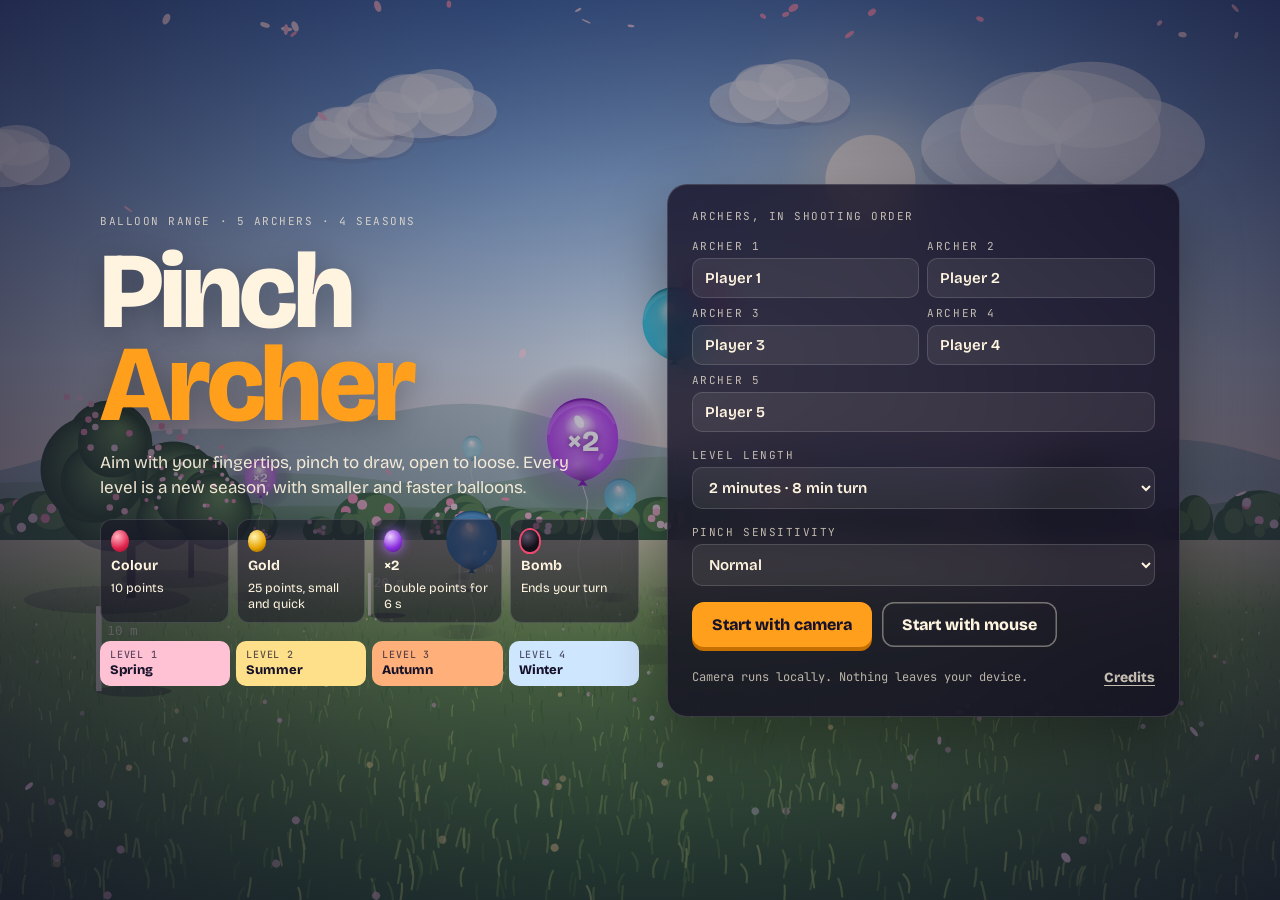
<file: pinch-archer.html>
<!doctype html>
<html lang="en">
<head>
<meta charset="utf-8">
<meta name="viewport" content="width=device-width,initial-scale=1,viewport-fit=cover">
<title>Pinch Archer</title>
<link rel="stylesheet" href="fonts.css">
<style>
/* Layout: full-bleed canvas range. Glass HUD cards across the top, match controls bottom-left, camera window bottom-right, one centred glass panel for every menu and the ledger. */
:root{
  --ink:#16122a;
  --glass:rgba(18,14,34,.46);
  --glass-strong:rgba(18,14,34,.78);
  --edge:rgba(255,255,255,.14);
  --saffron:#ff9f1c;
  --gold:#ffd23f;
  --rose:#ef476f;
  --violet:#b46cff;
  --mint:#3ddc97;
  --cream:#fff4df;
  --season:#ff8fb1;           /* changes with the level's season */
  --line:rgba(255,244,223,.14);
  --display:'Bricolage Grotesque',ui-rounded,system-ui,sans-serif;
  --mono:'JetBrains Mono',ui-monospace,Menlo,Consolas,monospace;
  color-scheme:dark;
}
*{box-sizing:border-box}
[hidden]{display:none!important}
html,body{margin:0;height:100%;overflow:hidden;background:var(--ink);color:var(--cream);font-family:var(--display);-webkit-user-select:none;user-select:none}
#game{position:fixed;inset:0;width:100%;height:100%;display:block;cursor:crosshair;touch-action:none}
.label{font-family:var(--mono);font-size:11px;letter-spacing:.14em;text-transform:uppercase;opacity:.72}
.glass{background:var(--glass);-webkit-backdrop-filter:blur(14px) saturate(1.2);backdrop-filter:blur(14px) saturate(1.2);border:1px solid var(--edge);border-radius:16px}

/* ---------- HUD ---------- */
.hud{position:fixed;top:max(12px,env(safe-area-inset-top));left:16px;right:16px;display:grid;grid-template-columns:minmax(0,1fr) minmax(0,420px) minmax(0,1fr);gap:12px;align-items:start;pointer-events:none}
.hcard{padding:10px 14px;display:flex;gap:12px;align-items:center;min-width:0}
.hcard.left{justify-self:start}
.hcard.right{justify-self:end;flex-direction:column;align-items:flex-end;gap:2px}
.avatar{flex:none;width:40px;height:40px;border-radius:50%;display:grid;place-items:center;font-weight:800;font-size:18px;color:var(--ink);background:var(--season);box-shadow:inset 0 -3px 0 rgba(0,0,0,.18)}
.who{display:flex;flex-direction:column;gap:2px;min-width:0}
#pname{max-width:28vw;overflow:hidden;text-overflow:ellipsis;white-space:nowrap}
.big{font-weight:800;font-size:clamp(26px,4vw,40px);line-height:1;font-variant-numeric:tabular-nums;transition:transform .12s}
.big.bump{transform:scale(1.12)}
#mult{color:var(--saffron)}
.chip{font-family:var(--mono);font-size:11px;font-weight:700;padding:4px 8px;border-radius:6px;background:var(--violet);color:var(--ink);margin-top:4px}
.mid{flex-direction:column;align-items:stretch;gap:8px;padding:10px 16px 12px}
.lvlrow{display:flex;align-items:baseline;gap:10px}
.lvl{font-weight:800;font-size:clamp(17px,2.2vw,22px)}
.season{font-weight:700;font-size:14px;color:var(--season);transition:color .8s}
.clock{margin-left:auto;font-family:var(--mono);font-weight:700;font-size:15px;font-variant-numeric:tabular-nums}
.segs{display:grid;grid-template-columns:repeat(4,1fr);gap:5px}
.segs i{height:7px;border-radius:99px;background:rgba(255,244,223,.16);overflow:hidden}
.segs b{display:block;height:100%;width:100%;transform-origin:left;transform:scaleX(0);background:var(--season);transition:background .8s}
.segs.hurry b{background:var(--rose)}

.controls{position:fixed;left:16px;bottom:max(16px,env(safe-area-inset-bottom));display:flex;gap:8px}
.mini{font:700 13px var(--display);color:var(--cream);padding:9px 14px;border-radius:10px;cursor:pointer;background:var(--glass);-webkit-backdrop-filter:blur(12px);backdrop-filter:blur(12px);border:1px solid var(--edge);box-shadow:none}
.mini:hover{background:var(--glass-strong)}
.mini kbd{font-family:var(--mono);font-size:10px;opacity:.6;margin-left:6px}

/* ---------- camera ---------- */
.cam{position:fixed;right:16px;bottom:max(16px,env(safe-area-inset-bottom));width:clamp(132px,17vw,210px);aspect-ratio:4/3;border-radius:14px;overflow:hidden;border:1px solid var(--edge);background:#000;box-shadow:0 12px 32px rgba(0,0,0,.35)}
.cam video,.cam canvas{position:absolute;inset:0;width:100%;height:100%;object-fit:cover;transform:scaleX(-1)}
.cam .tag{position:absolute;left:6px;right:6px;bottom:6px;display:flex;justify-content:space-between;font-family:var(--mono);font-size:10px;letter-spacing:.06em;padding:4px 6px;border-radius:6px;background:rgba(18,14,34,.78)}
.tag.on{color:var(--mint)} .tag.pinch{color:var(--saffron)}

/* ---------- panels ---------- */
.panel{position:fixed;inset:0;display:grid;place-items:center;padding:16px;overflow:auto;background:radial-gradient(ellipse at 50% 40%,rgba(22,18,42,.25),rgba(22,18,42,.78))}
.sheet{width:min(640px,100%);padding:24px;display:flex;flex-direction:column;gap:18px;background:var(--glass-strong);-webkit-backdrop-filter:blur(18px) saturate(1.2);backdrop-filter:blur(18px) saturate(1.2);border:1px solid var(--edge);border-radius:20px;box-shadow:0 24px 60px rgba(0,0,0,.35)}
.sheet h2{margin:0;font-size:clamp(28px,4.6vw,42px);line-height:1.02;font-weight:800;text-wrap:balance}
.sheet p{margin:0;font-size:15px;line-height:1.5;opacity:.88}
.sub{font-family:var(--mono);font-size:13px;line-height:1.5;opacity:.85}
.sub.bad{color:var(--rose);opacity:1}

/* menu */
.menu{width:min(1080px,100%);display:grid;grid-template-columns:minmax(0,1.05fr) minmax(0,1fr);gap:28px;align-items:center}
.intro{display:flex;flex-direction:column;gap:18px}
.intro h1{margin:0;font-size:clamp(52px,8.5vw,108px);line-height:.86;font-weight:800;letter-spacing:-.03em;text-shadow:0 6px 30px rgba(0,0,0,.25)}
.intro h1 span{display:block;color:var(--saffron)}
.intro p{margin:0;font-size:17px;line-height:1.5;max-width:46ch;opacity:.92}
.legend{display:grid;grid-template-columns:repeat(4,minmax(0,1fr));gap:8px}
.legend div{display:flex;flex-direction:column;gap:5px;padding:10px;border-radius:12px;background:rgba(18,14,34,.5);border:1px solid var(--edge);font-size:12.5px;line-height:1.3}
.legend strong{font-size:14px}
.dot{width:18px;height:22px;border-radius:50% 50% 47% 47%}
.d-col{background:radial-gradient(circle at 35% 30%,#ffb3c1,#e0244d 60%,#8f0f2c)} .d-gold{background:radial-gradient(circle at 35% 30%,#fff3b0,#e8a400 60%,#8a5c00)}
.d-amp{background:radial-gradient(circle at 35% 30%,#ecd2ff,#8b2fe0 60%,#4a1280);box-shadow:0 0 12px var(--violet)} .d-bomb{background:radial-gradient(circle at 35% 30%,#5a5068,#141018 60%);box-shadow:0 0 0 2px var(--rose)}
.seasons{display:grid;grid-template-columns:repeat(4,minmax(0,1fr));gap:6px}
.seasons div{padding:8px 10px;border-radius:10px;font-size:13px;line-height:1.25;color:var(--ink);font-weight:800}
.seasons small{display:block;font-family:var(--mono);font-weight:500;font-size:10px;letter-spacing:.08em;text-transform:uppercase;opacity:.7}
.setup{gap:16px}
.names{display:grid;grid-template-columns:repeat(2,minmax(0,1fr));gap:8px}
.names label:last-child{grid-column:1/-1}
.field{display:flex;flex-direction:column;gap:5px;min-width:0}
.field input,.field select{width:100%;min-width:0;font:600 15px var(--display);color:var(--cream);background:rgba(255,244,223,.07);border:1px solid var(--edge);border-radius:10px;padding:10px 12px}
.field select option{background:var(--ink)}
.field input:focus-visible,.field select:focus-visible{outline:2px solid var(--saffron);outline-offset:1px}
.btns{display:flex;flex-wrap:wrap;gap:10px}
button{font:800 16px var(--display);border:0;border-radius:12px;padding:13px 20px;cursor:pointer;color:var(--ink);background:var(--saffron);box-shadow:0 4px 0 #c46f00;transition:transform .08s}
button.ghost{background:transparent;color:var(--cream);box-shadow:inset 0 0 0 1.5px rgba(255,244,223,.4)}
button.danger{background:transparent;color:var(--rose);box-shadow:inset 0 0 0 1.5px rgba(239,71,111,.6)}
button.link{background:none;box-shadow:none;color:var(--cream);opacity:.75;padding:6px 0;font-size:14px;text-decoration:underline;text-underline-offset:3px}
button:active{transform:translateY(3px);box-shadow:0 1px 0 #c46f00}
button.ghost:active,button.danger:active,button.mini:active,button.link:active{transform:translateY(1px)}
button:focus-visible{outline:3px solid var(--cream);outline-offset:3px}
button:disabled{opacity:.6;cursor:progress}
.note{font-family:var(--mono);font-size:12px;opacity:.7;min-height:1.4em}
.note.err{color:var(--rose);opacity:1}
.row{display:flex;justify-content:space-between;align-items:center;gap:12px;flex-wrap:wrap}

/* ledger */
.ledger-wrap{overflow-x:auto;border:1px solid var(--edge);border-radius:14px;background:rgba(0,0,0,.12)}
table{width:100%;border-collapse:collapse;font-variant-numeric:tabular-nums}
th,td{padding:10px 12px;text-align:left;white-space:nowrap}
th{font-family:var(--mono);font-weight:500;font-size:10.5px;letter-spacing:.12em;text-transform:uppercase;opacity:.65;border-bottom:1px solid var(--line)}
td{border-bottom:1px solid var(--line);font-size:15px}
tr:last-child td{border-bottom:0}
.num{text-align:right}
.who-cell{display:flex;align-items:center;gap:10px;font-weight:800;max-width:180px}
.who-cell span:last-child{overflow:hidden;text-overflow:ellipsis}
.av{flex:none;width:24px;height:24px;border-radius:50%;display:grid;place-items:center;font-size:12px;font-weight:800;color:var(--ink)}
td.score{font-weight:800;font-size:18px;text-align:right}
tr.now td{background:rgba(255,159,28,.1)}
tr.rank1 td.score{color:var(--gold)}
.rank{display:inline-grid;place-items:center;width:24px;height:24px;border-radius:50%;font-weight:800;font-size:13px}
.r1{background:var(--gold);color:var(--ink)} .r2{background:#d6dbe3;color:var(--ink)} .r3{background:#d08a4e;color:var(--ink)}
.pill{font-family:var(--mono);font-size:10.5px;font-weight:700;letter-spacing:.06em;padding:3px 7px;border-radius:5px;text-transform:uppercase}
.p-done{background:rgba(61,220,151,.16);color:var(--mint)}
.p-bust{background:rgba(239,71,111,.18);color:var(--rose)}
.p-next{background:rgba(255,159,28,.18);color:var(--saffron)}
.p-skip{background:rgba(255,210,63,.14);color:var(--gold)}
.p-wait{background:rgba(255,244,223,.07);color:rgba(255,244,223,.6)}

/* credits */
.credits{display:grid;grid-template-columns:auto 1fr;gap:12px 20px;align-items:baseline;margin:0}
.credits dt{font-family:var(--mono);font-size:11px;letter-spacing:.12em;text-transform:uppercase;opacity:.65}
.credits dd{margin:0;font-size:16px;font-weight:700}

/* overlays */
.hint{position:fixed;left:50%;top:24%;transform:translateX(-50%);font-weight:800;font-size:clamp(18px,3vw,24px);padding:10px 18px;pointer-events:none;white-space:nowrap}
.count{position:fixed;inset:0;display:grid;place-items:center;pointer-events:none;font-weight:800;font-size:clamp(120px,24vw,250px);text-shadow:0 10px 30px rgba(0,0,0,.35)}
.count small{display:block;font-size:clamp(18px,3vw,28px);text-align:center;color:var(--saffron);margin-top:-.3em}
.banner{position:fixed;left:50%;top:21%;transform:translate(-50%,-50%);text-align:center;pointer-events:none;animation:ban 2s ease-out forwards}
.banner strong{display:block;font-size:clamp(40px,7.5vw,80px);line-height:1;font-weight:800;color:var(--cream);text-shadow:0 6px 24px rgba(0,0,0,.35)}
.banner span{font-family:var(--mono);font-size:13px;letter-spacing:.12em;text-transform:uppercase;color:var(--season);text-shadow:0 2px 10px rgba(0,0,0,.4)}
.banner.amp strong{color:var(--violet)} .banner.bust strong{color:var(--rose)}
@keyframes ban{0%{opacity:0;transform:translate(-50%,-40%) scale(.9)}12%{opacity:1;transform:translate(-50%,-50%) scale(1)}78%{opacity:1}100%{opacity:0;transform:translate(-50%,-56%)}}
.toast{position:fixed;left:50%;bottom:max(24px,env(safe-area-inset-bottom));transform:translateX(-50%);padding:10px 16px;font-weight:700;font-size:14px;pointer-events:none}

@media (pointer:coarse){
  .field input,.field select{font-size:16px}          /* stops iOS zooming into fields */
  button,.mini{touch-action:manipulation}
}
@media (max-width:640px){
  .hud{gap:8px;left:10px;right:10px}
  .hcard{padding:7px 10px;gap:8px;border-radius:12px}
  .avatar{width:30px;height:30px;font-size:14px}
  .big{font-size:24px}
  .hcard.right .label,.lvlrow .season{display:none}
  .mid{padding:8px 12px 10px;gap:6px}
  .lvl{font-size:15px} .clock{font-size:13px}
  #btnSkip,#btnQuit{display:none}
  .controls{left:10px}
  .cam{width:104px;right:10px;border-radius:10px}
  .cam .tag{font-size:8px;padding:3px 4px}
  .sheet{padding:18px;gap:14px;border-radius:16px}
  .sheet h2{font-size:26px}
  td,th{padding:8px 9px} td{font-size:14px} td.score{font-size:16px}
  .intro{gap:14px} .intro h1{font-size:58px} .intro p{font-size:15px}
  .legend div{font-size:11.5px;padding:8px}
  .btns button{flex:1 1 auto}
  .banner strong{font-size:40px}
}
.rotate{position:fixed;left:50%;bottom:max(70px,calc(env(safe-area-inset-bottom) + 70px));transform:translateX(-50%);padding:8px 14px;font-size:13px;font-weight:700;pointer-events:none;white-space:nowrap}
.secure{font-family:var(--mono);font-size:12px;line-height:1.5;padding:10px 12px;border-radius:10px;background:rgba(255,159,28,.12);border:1px solid rgba(255,159,28,.35);color:var(--cream)}
.secure b{color:var(--saffron)}
@media (max-width:860px){
  .menu{grid-template-columns:1fr}
  .hud{grid-template-columns:1fr 1fr}
  .hud .mid{grid-column:1/-1;grid-row:2}
  .legend,.seasons{grid-template-columns:repeat(2,minmax(0,1fr))}
}
@media (pointer:coarse){ .mini kbd{display:none} }
@media (max-height:500px){   /* phones in landscape: one compact HUD row */
  .hud{grid-template-columns:minmax(0,1fr) minmax(0,340px) minmax(0,1fr);gap:8px;top:max(8px,env(safe-area-inset-top))}
  .hud .mid{grid-column:auto;grid-row:auto}
  .hcard{padding:6px 10px;gap:8px;border-radius:12px}
  .avatar{width:28px;height:28px;font-size:13px}
  .big{font-size:22px}
  .hcard.right .label{display:none}
  .mid{padding:6px 12px 8px;gap:5px}
  .lvl{font-size:14px} .season{font-size:12px} .clock{font-size:12px}
  .segs i{height:5px}
  .banner{top:46%} .banner strong{font-size:42px}
  .mini{padding:7px 11px;font-size:12px}
  .controls{bottom:max(10px,env(safe-area-inset-bottom))}
  .cam{width:112px;bottom:max(10px,env(safe-area-inset-bottom))}
  .count{font-size:110px}
}
@media (prefers-reduced-motion:reduce){ .banner{animation-duration:.01s} .big,.segs b,.season{transition:none} }
</style>
</head>
<body>
<canvas id="game" aria-label="Balloon range"></canvas>

<div class="hud" id="hud" hidden>
  <div class="hcard left glass">
    <div class="avatar" id="avatar">P</div>
    <div class="who"><span class="label" id="pname">Player 1</span><span class="big" id="score">0</span></div>
  </div>
  <div class="hcard mid glass">
    <div class="lvlrow"><span class="lvl" id="lvl">Level 1</span><span class="season" id="season">Spring</span><span class="clock" id="clock">2:00</span></div>
    <div class="segs" id="segs"><i><b></b></i><i><b></b></i><i><b></b></i><i><b></b></i></div>
  </div>
  <div class="hcard right glass"><span class="label">Streak</span><span class="big" id="mult">×1</span><span class="chip" id="ampChip" hidden>×2 POINTS</span></div>
</div>

<div class="controls" id="controls" hidden>
  <button class="mini" id="btnPause">Pause<kbd>Esc</kbd></button>
  <button class="mini" id="btnSkip">Skip turn</button>
  <button class="mini" id="btnQuit">Quit match</button>
</div>

<div class="cam" id="cam" hidden>
  <video id="video" playsinline muted></video>
  <canvas id="camDots"></canvas>
  <span class="tag" id="camTag"><span id="camState">LOOKING FOR HAND</span><span id="camGap"></span></span>
</div>

<div class="rotate glass" id="rotateHint" hidden>Turn your phone sideways for a wider range</div>
<div class="hint glass" id="hint" hidden>Raise your hand to aim</div>
<div class="count" id="count" hidden></div>
<div id="banners"></div>
<div class="toast glass" id="toast" hidden></div>

<!-- setup -->
<div class="panel" id="menu">
  <div class="menu">
    <div class="intro">
      <span class="label">Balloon range · 5 archers · 4 seasons</span>
      <h1>Pinch<span>Archer</span></h1>
      <p>Aim with your fingertips, pinch to draw, open to loose. Every level is a new season, with smaller and faster balloons.</p>
      <div class="legend">
        <div><span class="dot d-col"></span><strong>Colour</strong>10 points</div>
        <div><span class="dot d-gold"></span><strong>Gold</strong>25 points, small and quick</div>
        <div><span class="dot d-amp"></span><strong>×2</strong>Double points for 6 s</div>
        <div><span class="dot d-bomb"></span><strong>Bomb</strong>Ends your turn</div>
      </div>
      <div class="seasons">
        <div style="background:#ffc2d4"><small>Level 1</small>Spring</div>
        <div style="background:#ffe08a"><small>Level 2</small>Summer</div>
        <div style="background:#ffb07a"><small>Level 3</small>Autumn</div>
        <div style="background:#cfe6ff"><small>Level 4</small>Winter</div>
      </div>
    </div>
    <div class="sheet setup">
      <span class="label">Archers, in shooting order</span>
      <div class="names" id="names"></div>
      <label class="field"><span class="label">Level length</span>
        <select id="levelLen"><option value="30">30 seconds · 2 min turn</option><option value="60">1 minute · 4 min turn</option><option value="120" selected>2 minutes · 8 min turn</option></select>
      </label>
      <label class="field"><span class="label">Pinch sensitivity</span>
        <select id="pinchSens"><option value="precise">Precise · fingertips must touch</option><option value="normal" selected>Normal</option><option value="relaxed">Relaxed · a loose pinch counts</option></select>
      </label>
      <div class="btns">
        <button id="startCam">Start with camera</button>
        <button class="ghost" id="startMouse">Start with mouse</button>
      </div>
      <div class="secure" id="secureNote" hidden><b>Camera needs an https link on phones.</b> This page was opened as a local file, so the browser blocks the camera. Open it from an https address to play by hand, or start with touch.</div>
      <div class="row"><span class="note" id="menuNote">Camera runs locally. Nothing leaves your device.</span><button class="link" id="menuCredits">Credits</button></div>
    </div>
  </div>
</div>

<!-- ready / turn over / final -->
<div class="panel" id="turn" hidden>
  <div class="sheet">
    <span class="label" id="tEyebrow">Archer 1 of 5</span>
    <h2 id="tTitle">Player 1</h2>
    <span class="sub" id="tSub"></span>
    <div class="ledger-wrap"><table id="ledger"></table></div>
    <div class="btns" id="tBtns"></div>
  </div>
</div>

<!-- pause / skip / quit -->
<div class="panel" id="dialog" hidden>
  <div class="sheet" style="width:min(460px,100%)">
    <span class="label" id="dEyebrow">Paused</span>
    <h2 id="dTitle">Paused</h2>
    <p id="dSub"></p>
    <div class="btns" id="dBtns"></div>
  </div>
</div>

<!-- credits -->
<div class="panel" id="creditsPanel" hidden>
  <div class="sheet" style="width:min(560px,100%)">
    <span class="label">Credits</span>
    <h2>Pinch Archer</h2>
    <dl class="credits" id="creditList"></dl>
    <div class="btns"><button id="creditsClose">Close</button></div>
  </div>
</div>

<script type="module">
/* ================= edit me ================= */
const CREDITS = [
  ['Concept & direction', 'Ishan Upadhyay · Experign'],
  ['Game design & code', 'Built with Claude by Anthropic'],
  ['Hand tracking', 'MediaPipe Hand Landmarker by Google · Apache 2.0'],
  ['Typefaces', 'Bricolage Grotesque and JetBrains Mono · SIL Open Font License'],
  ['Sound', 'Synthesised live with the Web Audio API'],
];

/* ================= config ================= */
const PLAYERS = 5;
let LEVEL_SECS = 120, TURN = LEVEL_SECS*4;
const arrowSpeed = p => 90 + 50*p;   // m/s
const LEVELS = [
  {size:1.00, speed:1.00, every:0.70, bomb:0.05},
  {size:0.80, speed:1.35, every:0.58, bomb:0.08},
  {size:0.64, speed:1.75, every:0.48, bomb:0.11},
  {size:0.50, speed:2.20, every:0.40, bomb:0.14},
];
const AMP_SECS = 6;
const AVATARS = ['#ff8fb1','#ffcc33','#3ddc97','#6cc4ff','#b46cff'];

/* Four seasons, one per level. Hill colours run far → near. */
const SEASONS = [
  { name:'Spring', accent:'#ff8fb1', sky:['#4f86cf','#8fbbea','#d8e6f2','#fde3d2'], haze:'rgba(250,228,222,', sun:{x:.68,y:.2,r:.05,col:'#fffaf0',glow:'255,244,220',g:.8},
    hills:['#a8bfc4','#86a99a','#5f8c68'], trees:{kind:'blossom', base:'#3f6f45', lit:'#6d9c5c', accent:['#ffc0d6','#ffe1ec','#ff9fc0']},
    ground:['#b7cf82','#79a656','#2f6534'], blades:['#5f9a45','#8cbf5b','#4c8a3a','#a6d06a'], extra:['#ffffff','#ffd1e0','#fff09a'],
    cloud:'rgba(255,255,255,.55)', clouds:7, shadow:.3, lightX:.35, part:'petals' },
  { name:'Summer', accent:'#ffcc33', sky:['#1f5fc4','#4f97e6','#a9d4f4','#f4f0d0'], haze:'rgba(240,244,230,', sun:{x:.52,y:.1,r:.055,col:'#ffffff',glow:'255,250,225',g:1},
    hills:['#9fb7b0','#6f9a78','#3f7445'], trees:{kind:'lush', base:'#25532c', lit:'#4f8a3e', accent:null},
    ground:['#c7c46a','#7aa63c','#2a5a26'], blades:['#4e8d2f','#78ad3c','#3c7426','#9cc44a'], extra:['#fff6a0'],
    cloud:'rgba(255,255,255,.75)', clouds:5, shadow:.45, lightX:.05, part:'motes' },
  { name:'Autumn', accent:'#ff7a2f', sky:['#3a3f72','#7c5f92','#ee8f62','#ffc879'], haze:'rgba(255,200,150,', sun:{x:.76,y:.44,r:.07,col:'#ffe3a8',glow:'255,190,120',g:.95},
    hills:['#a07a8a','#8b5a4e','#6b3f2c'], trees:{kind:'fall', base:'#6a2f17', lit:'#c45a22', accent:['#e8862e','#d24a1e','#f2b33c','#9c3a1a']},
    ground:['#c9a050','#9a7434','#4a3a20'], blades:['#a88a3a','#8a7030','#c49a44','#6e5a28'], extra:['#e8862e','#c4421c','#f2b33c','#7a3a18'],
    cloud:'rgba(255,214,190,.45)', clouds:6, shadow:.42, lightX:.55, part:'leaves' },
  { name:'Winter', accent:'#9fd3ff', sky:['#6f8199','#9aabc0','#cbd5e1','#e8edf2'], haze:'rgba(236,240,246,', sun:{x:.3,y:.26,r:.045,col:'#f6f8fb',glow:'240,245,255',g:.45},
    hills:['#c4cfdb','#aebdcc','#8a9cb0'], trees:{kind:'pine', base:'#33404c', lit:'#4a5a68', accent:['#f4f8fc']},
    ground:['#e6edf4','#d2dce8','#a8b7c8'], blades:['#ffffff','#e2eaf3','#c9d6e4','#b8c7d8'], extra:['#ffffff'],
    cloud:'rgba(220,228,238,.7)', clouds:9, shadow:.16, lightX:-.2, part:'snow' },
];

/* ================= helpers ================= */
const $ = id => document.getElementById(id);
const MOBILE = matchMedia('(pointer:coarse)').matches || /Android|iPhone|iPad|iPod/i.test(navigator.userAgent);
const SECURE = window.isSecureContext && !(MOBILE && /^(file|content):/.test(location.protocol));   // desktop Chrome allows the camera on local files; phones don't
const esc = s => String(s).replace(/[&<>"']/g, c => ({'&':'&amp;','<':'&lt;','>':'&gt;','"':'&quot;',"'":'&#39;'}[c]));
const fmt = s => { s = Math.max(0, Math.ceil(s)); return `${Math.floor(s/60)}:${String(s%60).padStart(2,'0')}`; };
const clamp = (v,a,b) => Math.max(a, Math.min(b, v));
function rng(seed){ return () => (seed = (seed*16807) % 2147483647) / 2147483647; }
function hexRgb(h){ h = h.replace('#',''); return [parseInt(h.slice(0,2),16), parseInt(h.slice(2,4),16), parseInt(h.slice(4,6),16)]; }
function mix(a, b, t){ const A = hexRgb(a), B = hexRgb(b); return `rgb(${A.map((v,i)=>Math.round(v+(B[i]-v)*t)).join(',')})`; }

/* ================= canvas + projection ================= */
const cv = $('game'), ctx = cv.getContext('2d');
let W, H, DPR, F, HZ, CX, bgs = [];
const EYE = 1.6, G = 3.5;
const project = (x,y,z) => { const s = F/z; return [CX + x*s, HZ + (EYE-y)*s, s]; };

function resize(){
  DPR = Math.min(devicePixelRatio || 1, MOBILE ? 1.5 : 2);
  W = innerWidth; H = innerHeight;
  cv.width = W*DPR; cv.height = H*DPR; ctx.setTransform(DPR,0,0,DPR,0,0);
  F = Math.max(H*1.05, W*0.62); HZ = H*0.6; CX = W/2;
  bgs = SEASONS.map(paintSeason);
}

function paintSeason(se, si){
  const c = document.createElement('canvas'); c.width = W*DPR; c.height = H*DPR;
  const g = c.getContext('2d'); g.setTransform(DPR,0,0,DPR,0,0);
  const r = rng(1000 + si*77);
  // sky
  let gr = g.createLinearGradient(0,0,0,HZ);
  se.sky.forEach((col,i)=>gr.addColorStop(i/(se.sky.length-1), col));
  g.fillStyle = gr; g.fillRect(0,0,W,HZ+2);
  // sun with layered glow (scattering)
  const sx = W*se.sun.x, sy = H*se.sun.y, sr = Math.min(W,H)*se.sun.r;
  for (const [rad, a] of [[sr*9, .18], [sr*4, .35], [sr*2, .55]]){
    const gl = g.createRadialGradient(sx,sy,0,sx,sy,rad);
    gl.addColorStop(0, `rgba(${se.sun.glow},${a*se.sun.g})`); gl.addColorStop(1, `rgba(${se.sun.glow},0)`);
    g.fillStyle = gl; g.fillRect(0,0,W,HZ);
  }
  g.fillStyle = se.sun.col; g.globalAlpha = se.name==='Winter' ? .7 : 1;
  g.beginPath(); g.arc(sx,sy,sr,0,Math.PI*2); g.fill(); g.globalAlpha = 1;
  // horizon haze
  gr = g.createLinearGradient(0,HZ-H*0.16,0,HZ);
  gr.addColorStop(0, se.haze+'0)'); gr.addColorStop(1, se.haze+'.7)');
  g.fillStyle = gr; g.fillRect(0,HZ-H*0.16,W,H*0.16);
  // hills with aerial perspective and top light
  const layers = [{amp:.11,base:.045},{amp:.075,base:.022},{amp:.045,base:.006}];
  layers.forEach((L,li)=>{
    const ph = [r()*9, r()*9, r()*9], col = se.hills[li];
    let top = HZ;
    const pts = [];
    for (let x=0; x<=W+6; x+=6){
      const t = x/W, h = (Math.sin(t*(4+li)+ph[0])*.5 + Math.sin(t*(10+li*3)+ph[1])*.3 + Math.sin(t*23+ph[2])*.2)*.5+.5;
      const y = HZ - H*(L.base + h*L.amp); pts.push([x,y]); top = Math.min(top, y);
    }
    const hg = g.createLinearGradient(0, top, 0, HZ);
    hg.addColorStop(0, mix(col, '#ffffff', .18)); hg.addColorStop(.6, col); hg.addColorStop(1, mix(col, se.sky[se.sky.length-1], .35));
    g.fillStyle = hg; g.beginPath(); g.moveTo(0,HZ); pts.forEach(p=>g.lineTo(p[0],p[1])); g.lineTo(W,HZ); g.closePath(); g.fill();
    if (se.name==='Winter'){
      g.fillStyle = 'rgba(255,255,255,.6)';
      g.beginPath(); pts.forEach((p,i)=> i ? g.lineTo(p[0],p[1]) : g.moveTo(p[0],p[1])); for (let i=pts.length-1;i>=0;i--) g.lineTo(pts[i][0], pts[i][1]+H*0.012); g.closePath(); g.fill();
    }
  });
  drawTreeLine(g, se, r);
  // ground
  gr = g.createLinearGradient(0,HZ,0,H);
  gr.addColorStop(0, se.ground[0]); gr.addColorStop(.28, se.ground[1]); gr.addColorStop(1, se.ground[2]);
  g.fillStyle = gr; g.fillRect(0,HZ,W,H-HZ);
  // ground texture in perspective: blades, fallen leaves, snow
  const N = Math.round((2600 + W*H/420) * (MOBILE ? 0.6 : 1));
  g.lineCap = 'round';
  for (let i=0;i<N;i++){
    const z = 1.4 * Math.pow(70/1.4, Math.pow(r(), 0.75));
    const half = (W/2/F)*z*1.15, X = (r()*2-1)*half;
    const [px,py,s] = project(X, 0, z);
    if (py > H+6) continue;
    const len = clamp(0.1*s, 0.8, 18), fade = clamp(1.4 - z/40, 0.25, 1);
    g.globalAlpha = fade*(0.55 + r()*0.45);
    if (se.part==='snow'){
      g.fillStyle = se.blades[(r()*se.blades.length)|0];
      g.globalAlpha *= 0.55; g.beginPath(); g.ellipse(px, py, len*0.28, len*0.08, 0, 0, Math.PI*2); g.fill();
    } else {
      g.strokeStyle = se.blades[(r()*se.blades.length)|0]; g.lineWidth = Math.max(0.6, len*0.12);
      g.beginPath(); g.moveTo(px,py); g.quadraticCurveTo(px + (r()-.5)*len*.3, py - len*.6, px + (r()-.5)*len*.6, py - len); g.stroke();
    }
    const extraP = se.part==='leaves' ? .2 : se.part==='petals' ? .05 : se.part==='motes' ? .015 : 0;
    if (r() < extraP){
      g.fillStyle = se.extra[(r()*se.extra.length)|0];
      g.beginPath(); g.ellipse(px + (r()-.5)*len, py - r()*len*.3, len*(se.part==='leaves'?.42:.22), len*(se.part==='leaves'?.2:.22), r()*3, 0, Math.PI*2); g.fill();
    }
  }
  g.globalAlpha = 1;
  // a few big trees at mid distance on the flanks, with cast shadows
  for (const [X,z] of [[-14,26],[16,34],[-19,40],[12,48]]){
    const half = (W/2/F)*z; if (Math.abs(X) < half*0.55) continue;
    drawBigTree(g, se, X, z, r);
  }
  // ground fog near the horizon
  gr = g.createLinearGradient(0,HZ,0,HZ+H*0.08);
  gr.addColorStop(0, se.haze+'.55)'); gr.addColorStop(1, se.haze+'0)');
  g.fillStyle = gr; g.fillRect(0,HZ,W,H*0.08);
  // distance markers
  g.font = `500 ${Math.max(10,H*0.014)}px "JetBrains Mono", monospace`; g.textAlign = 'left';
  for (const z of [10,20,30]){
    const [px,py,s] = project(-Math.min(8, (W/2/F)*10*0.85),0,z);
    g.fillStyle = 'rgba(30,24,40,.35)'; g.beginPath(); g.ellipse(px+0.4*s, py, 0.4*s, 0.06*s, 0, 0, Math.PI*2); g.fill();
    g.fillStyle = se.name==='Winter' ? 'rgba(40,50,70,.8)' : 'rgba(255,248,232,.85)';
    g.fillRect(px, py - 0.9*s, Math.max(1.5,0.06*s), 0.9*s);
    g.fillText(`${z} m`, px + Math.max(4,0.12*s), py - 0.6*s);
  }
  const v = g.createRadialGradient(CX,H*0.55,Math.min(W,H)*0.35,CX,H*0.55,Math.max(W,H)*0.85);
  v.addColorStop(0,'rgba(0,0,0,0)'); v.addColorStop(1,'rgba(12,8,28,.42)');
  g.fillStyle = v; g.fillRect(0,0,W,H);
  return c;
}

function drawTreeLine(g, se, r){
  const T = se.trees, n = Math.round(W/16);
  for (let i=0;i<n;i++){
    const x = r()*W, h = H*(0.014 + r()*0.032), w = h*(0.5+r()*0.45), base = HZ + H*0.002;
    if (T.kind==='pine'){
      g.fillStyle = T.base;
      g.beginPath(); g.moveTo(x, base - h*1.5); g.lineTo(x - w*0.75, base); g.lineTo(x + w*0.75, base); g.closePath(); g.fill();
      g.fillStyle = T.accent[0];
      g.beginPath(); g.moveTo(x, base - h*1.5); g.lineTo(x - w*0.3, base - h*0.9); g.lineTo(x + w*0.3, base - h*0.95); g.closePath(); g.fill();
    } else {
      const col = T.kind==='fall' ? T.accent[(r()*T.accent.length)|0] : T.base;
      g.fillStyle = T.kind==='fall' ? mix(col, '#3a2030', .35) : col;
      g.beginPath(); g.ellipse(x, base - h*0.55, w, h*0.7, 0, 0, Math.PI*2); g.fill();
      g.fillStyle = T.kind==='fall' ? col : T.lit; g.globalAlpha = .7;
      g.beginPath(); g.ellipse(x + w*0.25*Math.sign(se.lightX||1), base - h*0.75, w*0.6, h*0.45, 0, 0, Math.PI*2); g.fill(); g.globalAlpha = 1;
      if (T.kind==='blossom' && r() < .6){
        for (let k=0;k<5;k++){ g.fillStyle = T.accent[(r()*T.accent.length)|0]; g.beginPath(); g.arc(x + (r()-.5)*w*1.4, base - h*(0.3+r()*0.8), Math.max(1, w*0.14), 0, Math.PI*2); g.fill(); }
      }
    }
  }
}

function drawBigTree(g, se, X, z, r){
  const [px,py,s] = project(X, 0, z), T = se.trees;
  const trunkH = 2.2*s, crown = 2.4*s;
  g.fillStyle = `rgba(20,20,35,${se.shadow*0.8})`;
  g.beginPath(); g.ellipse(px - se.lightX*crown*0.8, py + 0.05*s, crown*0.95, crown*0.16, 0, 0, Math.PI*2); g.fill();
  g.fillStyle = mix(T.base, '#2a1a10', .5);
  g.fillRect(px - 0.12*s, py - trunkH, 0.24*s, trunkH);
  if (T.kind==='pine'){
    for (let k=0;k<3;k++){
      const yb = py - trunkH*0.4 - k*crown*0.55, wk = crown*(0.9 - k*0.22);
      g.fillStyle = T.base; g.beginPath(); g.moveTo(px, yb - crown*0.8); g.lineTo(px - wk, yb); g.lineTo(px + wk, yb); g.closePath(); g.fill();
      g.fillStyle = 'rgba(255,255,255,.9)'; g.beginPath(); g.moveTo(px, yb - crown*0.8); g.lineTo(px - wk*0.55, yb - crown*0.35); g.lineTo(px + wk*0.6, yb - crown*0.3); g.closePath(); g.fill();
    }
    return;
  }
  for (let k=0;k<7;k++){
    const ox = (r()-.5)*crown*1.1, oy = -trunkH - (r()*.9)*crown, rr = crown*(0.4+r()*0.3);
    const col = T.kind==='fall' ? T.accent[(r()*T.accent.length)|0] : T.base;
    const gg = g.createRadialGradient(px+ox+se.lightX*rr*0.5, py+oy-rr*0.4, rr*0.1, px+ox, py+oy, rr);
    gg.addColorStop(0, T.kind==='fall' ? mix(col,'#ffe0a0',.35) : T.lit); gg.addColorStop(1, mix(col, '#101810', .35));
    g.fillStyle = gg; g.beginPath(); g.arc(px+ox, py+oy, rr, 0, Math.PI*2); g.fill();
  }
  if (T.kind==='blossom'){
    for (let k=0;k<26;k++){ g.fillStyle = T.accent[(r()*T.accent.length)|0]; g.beginPath(); g.arc(px + (r()-.5)*crown*1.6, py - trunkH - r()*crown*1.4, Math.max(1, 0.09*s), 0, Math.PI*2); g.fill(); }
  }
}

/* ================= weather + clouds ================= */
let parts = [], clouds = Array.from({length:10},()=>({x:Math.random()*1.4-.2, y:.06+Math.random()*.34, s:.6+Math.random()*.9, v:.004+Math.random()*.008}));
function newPart(type, anywhere){
  const p = {type, x:Math.random()*W, y: anywhere ? Math.random()*H : -20, rot:Math.random()*6, vr:(Math.random()-.5)*4, ph:Math.random()*6, life:1};
  if (type==='snow'){ p.vy = 25+Math.random()*55; p.size = 1.2+Math.random()*3.2; p.vx = 0; }
  if (type==='petals'){ p.vy = 22+Math.random()*30; p.size = 3+Math.random()*3; p.vx = 10+Math.random()*20; p.col = ['#ffc0d6','#ffe1ec','#ff9fc0'][(Math.random()*3)|0]; }
  if (type==='leaves'){ p.vy = 50+Math.random()*60; p.size = 4+Math.random()*4; p.vx = 20+Math.random()*30; p.col = ['#e8862e','#d24a1e','#f2b33c','#9c3a1a'][(Math.random()*4)|0]; p.vr *= 2.5; }
  if (type==='motes'){ p.vy = -6-Math.random()*10; p.size = 1+Math.random()*1.8; p.vx = (Math.random()-.5)*10; p.y = anywhere ? Math.random()*H : H*(0.4+Math.random()*0.6); }
  return p;
}
const PART_COUNT = MOBILE ? {snow:80, petals:28, leaves:26, motes:28} : {snow:150, petals:45, leaves:42, motes:45};
function updateParts(dt){
  const type = SEASONS[S.si].part, want = PART_COUNT[type];
  let have = 0;
  for (const p of parts){
    p.x += (p.vx + Math.sin(S.t*1.3 + p.ph)*(p.type==='snow'?12:22))*dt; p.y += p.vy*dt; p.rot += p.vr*dt;
    if (p.type===type) have++; else p.life -= dt*0.6;
    if (p.y > H+20 || p.y < -30 || p.x > W+30 || p.life <= 0) p.dead = true;
  }
  parts = parts.filter(p=>!p.dead);
  while (have < want){ parts.push(newPart(type, parts.length < want*0.5)); have++; }
}
function drawParts(){
  for (const p of parts){
    ctx.globalAlpha = clamp(p.life, 0, 1);
    if (p.type==='snow'){ ctx.fillStyle = 'rgba(255,255,255,.9)'; ctx.beginPath(); ctx.arc(p.x,p.y,p.size,0,Math.PI*2); ctx.fill(); }
    else if (p.type==='motes'){ ctx.fillStyle = `rgba(255,248,200,${.4+.4*Math.sin(S.t*3+p.ph)})`; ctx.beginPath(); ctx.arc(p.x,p.y,p.size,0,Math.PI*2); ctx.fill(); }
    else {
      ctx.save(); ctx.translate(p.x,p.y); ctx.rotate(p.rot); ctx.scale(1, Math.abs(Math.cos(p.rot*1.3))*0.8+0.2);
      ctx.fillStyle = p.col; ctx.beginPath(); ctx.ellipse(0,0,p.size,p.size*(p.type==='leaves'?.5:.65),0,0,Math.PI*2); ctx.fill();
      if (p.type==='leaves'){ ctx.strokeStyle = 'rgba(80,30,10,.5)'; ctx.lineWidth = .8; ctx.beginPath(); ctx.moveTo(-p.size,0); ctx.lineTo(p.size,0); ctx.stroke(); }
      ctx.restore();
    }
  }
  ctx.globalAlpha = 1;
}
function drawClouds(dt){
  const se = SEASONS[S.si];
  for (let i=0;i<clouds.length;i++){
    const c = clouds[i]; c.x += c.v*dt; if (c.x > 1.25) c.x = -0.25;
    if (i >= se.clouds) continue;
    const x = c.x*W, y = c.y*HZ, s = c.s*Math.min(W,H)*0.06;
    ctx.fillStyle = 'rgba(110,110,145,.18)';
    for (const [dx,dy,r] of [[0,.25,1.05],[.9,.35,.75],[-.9,.4,.7]]){ ctx.beginPath(); ctx.ellipse(x+dx*s, y+dy*s, r*s*1.3, r*s*.65, 0, 0, Math.PI*2); ctx.fill(); }
    ctx.fillStyle = se.cloud;
    for (const [dx,dy,r] of [[0,0,1],[.9,.15,.75],[-.9,.2,.7],[.4,-.35,.7],[-.35,-.3,.6]]){ ctx.beginPath(); ctx.ellipse(x+dx*s, y+dy*s, r*s*1.3, r*s*.8, 0, 0, Math.PI*2); ctx.fill(); }
  }
}

/* ================= audio ================= */
let AC = null;
function audio(){ if (!AC){ try{ AC = new (window.AudioContext||window.webkitAudioContext)(); }catch(e){} } if (AC && AC.state==='suspended') AC.resume(); return AC; }
function noiseBuf(dur){ const b = AC.createBuffer(1, Math.max(1,AC.sampleRate*dur), AC.sampleRate), d = b.getChannelData(0); for (let i=0;i<d.length;i++) d[i] = (Math.random()*2-1)*(1-i/d.length); return b; }
function tone(type, f1, f2, dur, vol, at=0){
  if (!AC) return; const t = AC.currentTime + at, o = AC.createOscillator(), g = AC.createGain();
  o.type = type; o.frequency.setValueAtTime(f1,t); if (f2) o.frequency.exponentialRampToValueAtTime(f2,t+dur);
  g.gain.setValueAtTime(vol,t); g.gain.exponentialRampToValueAtTime(.001,t+dur);
  o.connect(g).connect(AC.destination); o.start(t); o.stop(t+dur+.02);
}
function noise(dur, vol, type, freq){
  if (!AC) return; const t = AC.currentTime, n = AC.createBufferSource(), g = AC.createGain(), f = AC.createBiquadFilter();
  n.buffer = noiseBuf(dur); f.type = type; f.frequency.value = freq; g.gain.setValueAtTime(vol,t); g.gain.exponentialRampToValueAtTime(.001,t+dur);
  n.connect(f).connect(g).connect(AC.destination); n.start(t);
}
const sTwang = p => { tone('triangle',140+p*120,60,.22,.35); noise(.25,.05+.18*p,'bandpass',1800); };
const sPop = () => noise(.12,.7,'highpass',900);
const sAmp = () => { tone('sine',660,0,.12,.2); tone('sine',990,0,.12,.2,.08); tone('sine',1320,0,.2,.2,.16); };
const sBoom = () => { noise(1.1,1,'lowpass',500); tone('sawtooth',120,30,.9,.35); };
const sLevel = () => [523,659,784,1046].forEach((f,i)=>tone('square',f,0,.12,.07,i*.08));
let coinT = 0; const sCoin = () => { const n = performance.now(); if (n-coinT < 45) return; coinT = n; tone('sine',1500+Math.random()*500,0,.07,.06); };
const sTick = () => tone('square',880,0,.08,.08);

/* ================= state ================= */
const S = {mode:'menu', input:'mouse', t:0, left:TURN, score:0, shown:0, combo:0, shots:0, hits:0, popped:0, spawnT:0, level:0, amp:0,
           zoom:1, shake:0, flash:0, cd:0, readyAt:0, paused:false, si:0, sFrom:0, sMix:1};
let balloons = [], arrows = [], shards = [], floaters = [], coins = [];
const aim = {x:0, y:0, rx:0, ry:0}, hist = [];
const draw = {on:false, start:0, power:0, reload:0};
let roster = [], cur = 0, lock = null;
let best = 0; try{ best = +localStorage.getItem('pinchArcherBest') || 0; }catch(e){}

function setSeason(i){
  document.documentElement.style.setProperty('--season', SEASONS[i].accent);
  if (i === S.si) return;
  S.sFrom = S.si; S.si = i; S.sMix = 0;
}

try{ const L = localStorage.getItem('pinchArcherLevelLen'); if (L) $('levelLen').value = L; }catch(e){}
try{ const P = localStorage.getItem('pinchArcherSens'); if (P) $('pinchSens').value = P; }catch(e){}
(function buildNames(){
  let saved = []; try{ saved = JSON.parse(localStorage.getItem('pinchArcherNames')||'[]'); }catch(e){}
  $('names').innerHTML = Array.from({length:PLAYERS},(_,i)=>`<label class="field"><span class="label">Archer ${i+1}</span><input id="pn${i}" maxlength="14" value="${esc(saved[i]||'Player '+(i+1))}"></label>`).join('');
})();
$('creditList').innerHTML = CREDITS.map(([k,v])=>`<dt>${esc(k)}</dt><dd>${esc(v)}</dd>`).join('');

/* ================= balloons ================= */
const HUES = [352, 205, 160, 18, 330, 190];
function spawnBalloon(ambient=false){
  const L = LEVELS[S.level], z = 11 + Math.random()*32, half = (W/2/F)*z*0.82, roll = Math.random();
  let type = 'color';
  if (!ambient){ if (roll < L.bomb) type = 'bomb'; else if (roll < L.bomb + 0.06) type = 'amp'; else if (roll < L.bomb + 0.16) type = 'gold'; }
  else if (roll < .15) type = ['gold','amp','bomb'][(Math.random()*3)|0];
  const base = type==='gold' ? 0.38 : type==='bomb' ? 0.52 : 0.5;
  balloons.push({ x:(Math.random()*2-1)*half, y:0.3+Math.random()*1.2, z, vy:(type==='gold'?1.5:0.7) + Math.random()*0.6,
    r: base*(ambient ? 1 : L.size), hue: HUES[(Math.random()*HUES.length)|0], type, ph: Math.random()*6.28, born:S.t, dead:false });
}

/* ================= match flow ================= */
function newMatch(){
  keepAwake();
  const sv = $('pinchSens').value; pinch.sens = SENS[sv] ?? 0.25; try{ localStorage.setItem('pinchArcherSens', sv); }catch(e){}
  LEVEL_SECS = +$('levelLen').value || 120; TURN = LEVEL_SECS*4;
  try{ localStorage.setItem('pinchArcherLevelLen', LEVEL_SECS); }catch(e){}
  const names = Array.from({length:PLAYERS},(_,i)=>($(`pn${i}`).value.trim() || `Player ${i+1}`).slice(0,14));
  try{ localStorage.setItem('pinchArcherNames', JSON.stringify(names)); }catch(e){}
  roster = names.map((name,i) => ({name, color:AVATARS[i], score:0, level:1, popped:0, shots:0, hits:0, status:'wait', time:0}));
  cur = 0; showReady();
}
function rematch(){ roster.forEach(p=>Object.assign(p,{score:0,level:1,popped:0,shots:0,hits:0,status:'wait',time:0})); cur = 0; showReady(); }

function showPanel(id){ for (const p of ['menu','turn','dialog','creditsPanel']) $(p).hidden = p !== id; }
function showReady(){
  S.mode = 'ready'; S.readyAt = performance.now(); setSeason(0);
  roster[cur].status = 'next';
  $('hud').hidden = true; $('controls').hidden = true; showPanel('turn');
  $('tEyebrow').textContent = `Archer ${cur+1} of ${PLAYERS}`;
  $('tTitle').textContent = `${roster[cur].name}, you're up`;
  $('tSub').className = 'sub';
  $('tSub').textContent = (S.input==='camera' ? (MOBILE ? 'Prop the phone up, step back into frame, then pinch or tap Start. ' : 'Step into frame, then pinch or press Start. ') : (MOBILE ? 'Touch and hold to draw, lift to shoot. ' : 'Press Start when you are ready. ')) + `4 levels × ${fmt(LEVEL_SECS)}.`;
  renderLedger(false);
  setButtons('tBtns', [{label:'Start turn', fn:startCountdown}, {label:'Skip this archer', ghost:true, fn:skipArcher}, {label:'Quit match', cls:'danger', fn:()=>openDialog('quit')}]);
}
function startCountdown(){
  if (S.mode !== 'ready') return;
  audio(); S.mode = 'countdown'; S.cd = 3.999; showPanel(null);
  balloons = []; arrows = []; shards = []; floaters = []; coins = [];
  S.level = 0; for (let i=0;i<6;i++){ spawnBalloon(); balloons[i].y = 1+Math.random()*4; }
  sTick();
}
function startTurn(){
  Object.assign(S,{mode:'play', t:0, left:TURN, score:0, shown:0, combo:0, shots:0, hits:0, popped:0, spawnT:0, level:0, amp:0, paused:false});
  roster[cur].status = 'play';
  aim.x = aim.rx = CX; aim.y = aim.ry = HZ - H*0.1;
  $('hud').hidden = false; $('controls').hidden = false;
  $('pname').textContent = roster[cur].name; $('avatar').textContent = roster[cur].name.trim()[0]?.toUpperCase() || '?';
  $('avatar').style.background = roster[cur].color;
  checkRotate();
  banner('Level 1', SEASONS[0].name + ' · full-size balloons'); sLevel(); lastHud = ''; updateHUD();
}
function recordTurn(status){
  const p = roster[cur];
  Object.assign(p, {score:S.score, level:S.level+1, popped:S.popped, shots:S.shots, hits:S.hits, status, time: TURN - S.left});
  if (S.score > best){ best = S.score; try{ localStorage.setItem('pinchArcherBest', best); }catch(e){} }
}
function endTurn(reason){
  if (S.mode !== 'play' && S.mode !== 'busting') return;
  recordTurn(reason==='bust' ? 'bust' : reason==='skip' ? 'skip' : 'done');
  const p = roster[cur];
  draw.on = false; draw.power = 0; $('banners').innerHTML = ''; S.paused = false;
  S.mode = 'turnover'; S.readyAt = performance.now();
  $('hud').hidden = true; $('controls').hidden = true; $('hint').hidden = true; showPanel('turn');
  $('tEyebrow').textContent = `Archer ${cur+1} of ${PLAYERS} · turn over`;
  $('tTitle').textContent = `${p.name}: ${p.score}`;
  $('tSub').className = reason==='bust' ? 'sub bad' : 'sub';
  const acc = p.shots ? Math.round(p.hits/p.shots*100) : 0;
  $('tSub').textContent = reason==='bust' ? `Hit a bomb at ${fmt(p.time)} in ${SEASONS[p.level-1].name}. Turn ended early.`
    : reason==='skip' ? `Turn skipped at ${fmt(p.time)}. The score so far is kept.`
    : `Time's up. Reached ${SEASONS[p.level-1].name}, popped ${p.popped}, ${acc}% of arrows hit.`;
  renderLedger(false);
  const nextBtn = cur < PLAYERS-1 ? {label:`Next: ${roster[cur+1].name}`, fn:nextPlayer} : {label:'See final standings', fn:showFinal};
  setButtons('tBtns', [nextBtn, {label:'Save ledger PNG', ghost:true, fn:exportLedger}, {label:'Quit match', cls:'danger', fn:()=>openDialog('quit')}]);
}
function nextPlayer(){ if (cur < PLAYERS-1){ cur++; showReady(); } else showFinal(); }
function skipArcher(){
  Object.assign(roster[cur], {score:0, level:1, popped:0, shots:0, hits:0, status:'skip', time:0});
  nextPlayer();
}
function quitMatch(){
  if (S.mode==='play' || S.mode==='busting') recordTurn('quit');
  roster.forEach(p => { if (['wait','next','play'].includes(p.status)) p.status = 'np'; });
  S.paused = false; draw.on = false; $('banners').innerHTML = '';
  showFinal();
}
function showFinal(){
  S.mode = 'final'; setSeason(0);
  $('hud').hidden = true; $('controls').hidden = true; $('hint').hidden = true; showPanel('turn');
  $('tEyebrow').textContent = 'Final standings';
  const top = roster.filter(played).sort((a,b)=>b.score-a.score)[0];
  $('tTitle').textContent = top ? `${top.name} wins with ${top.score}` : 'No turns played';
  $('tSub').className = 'sub'; $('tSub').textContent = `All-time best on this device: ${best}`;
  renderLedger(true);
  setButtons('tBtns', [{label:'Rematch', fn:rematch}, {label:'New archers', ghost:true, fn:toMenu}, {label:'Save ledger PNG', ghost:true, fn:exportLedger}, {label:'Credits', ghost:true, fn:()=>openCredits('turn')}]);
}
function toMenu(){ try{ wake?.release(); }catch(e){} S.mode = 'menu'; setSeason(0); $('hud').hidden = true; $('controls').hidden = true; $('hint').hidden = true; showPanel('menu'); }

function setButtons(boxId, list){
  const box = $(boxId); box.innerHTML = '';
  for (const b of list){ const el = document.createElement('button'); el.textContent = b.label; if (b.ghost) el.className = 'ghost'; if (b.cls) el.className = b.cls; el.addEventListener('click', b.fn); box.appendChild(el); }
  box.firstChild?.focus({preventScroll:true});
}

/* pause / skip / quit */
let dialogReturn = null;
function openDialog(kind){
  const inPlay = S.mode==='play' || S.paused;
  if (inPlay){ S.paused = true; draw.on = false; draw.power = 0; dialogReturn = null; }
  else if (dialogReturn == null) dialogReturn = $('turn').hidden ? 'menu' : 'turn';
  showPanel('dialog');
  const p = roster[cur];
  if (kind==='pause'){
    $('dEyebrow').textContent = 'Paused'; $('dTitle').textContent = `${p.name} · ${S.score}`;
    $('dSub').textContent = `Level ${S.level+1}, ${SEASONS[S.level].name}. ${fmt(S.left)} left in this turn.`;
    setButtons('dBtns', [{label:'Resume', fn:closeDialog}, {label:'Skip turn', ghost:true, fn:()=>openDialog('skip')}, {label:'Quit match', cls:'danger', fn:()=>openDialog('quit')}]);
  } else if (kind==='skip'){
    $('dEyebrow').textContent = 'Skip turn'; $('dTitle').textContent = `End ${p.name}'s turn now?`;
    $('dSub').textContent = `Their score so far (${S.score}) goes on the ledger and the next archer is up.`;
    setButtons('dBtns', [{label:'Skip turn', fn:()=>{ showPanel(null); endTurn('skip'); }}, {label:'Keep playing', ghost:true, fn:closeDialog}]);
  } else {
    $('dEyebrow').textContent = 'Quit match'; $('dTitle').textContent = 'Quit the match?';
    $('dSub').textContent = 'Scores so far go to the final standings. Archers who have not shot yet are marked Not played.';
    setButtons('dBtns', [{label:'Quit to standings', cls:'danger', fn:quitMatch}, {label: inPlay ? 'Keep playing' : 'Go back', ghost:true, fn:closeDialog}]);
  }
}
function closeDialog(){
  if (dialogReturn){ showPanel(dialogReturn); dialogReturn = null; return; }
  showPanel(null); S.paused = false; last = performance.now();
}
function openCredits(back){ dialogReturn = back; showPanel('creditsPanel'); $('creditsClose').focus(); }
$('creditsClose').addEventListener('click', () => { showPanel(dialogReturn || 'menu'); dialogReturn = null; });
$('menuCredits').addEventListener('click', () => openCredits('menu'));
$('btnPause').addEventListener('click', () => openDialog('pause'));
$('btnSkip').addEventListener('click', () => openDialog('skip'));
$('btnQuit').addEventListener('click', () => openDialog('quit'));
addEventListener('keydown', e => {
  if (e.target.tagName === 'INPUT') return;
  if (e.key==='Escape' || e.key==='p' || e.key==='P'){
    if (S.mode==='play' && !S.paused) openDialog('pause');
    else if (S.paused) closeDialog();
    else if (!$('creditsPanel').hidden) $('creditsClose').click();
  }
});

/* ledger */
const STATUS = {done:['p-done','Done'], bust:['p-bust','Bombed'], skip:['p-skip','Skipped'], quit:['p-skip','Stopped'], np:['p-wait','Not played'], next:['p-next','Up next'], play:['p-next','Shooting'], wait:['p-wait','Waiting']};
function played(p){ return ['done','bust','skip','quit'].includes(p.status); }
function ledgerRows(final){
  const rows = roster.map((p,i)=>({...p,i}));
  if (final) rows.sort((a,b)=> (played(b)-played(a)) || (b.score-a.score));
  return rows;
}
function renderLedger(final){
  const rows = ledgerRows(final);
  $('ledger').innerHTML = `<thead><tr><th>${final?'Rank':'#'}</th><th>Archer</th><th class="num">Score</th><th>Reached</th><th class="num">Popped</th><th class="num">Hit %</th><th>Status</th></tr></thead><tbody>` +
    rows.map((p,k)=>{
      const pl = played(p), rk = final ? (pl ? `<span class="rank ${k<3?'r'+(k+1):''}">${k+1}</span>` : '–') : p.i+1;
      return `<tr class="${!final && p.i===cur ? 'now' : ''} ${final && k===0 && pl ? 'rank1' : ''}">
      <td>${rk}</td>
      <td><div class="who-cell"><span class="av" style="background:${p.color}">${esc(p.name.trim()[0]?.toUpperCase()||'?')}</span><span>${esc(p.name)}</span></div></td>
      <td class="score">${pl ? p.score : '–'}</td>
      <td>${pl ? `L${p.level} · ${SEASONS[p.level-1].name}` : '–'}</td>
      <td class="num">${pl ? p.popped : '–'}</td>
      <td class="num">${pl && p.shots ? Math.round(p.hits/p.shots*100)+'%' : '–'}</td>
      <td><span class="pill ${STATUS[p.status][0]}">${STATUS[p.status][1]}</span></td></tr>`;
    }).join('') + '</tbody>';
}

/* export ledger as PNG */
async function exportLedger(){
  try{ await document.fonts?.ready; }catch(e){}
  const final = S.mode==='final', rows = ledgerRows(final);
  const Wc = 1600, rowH = 92, top = 330, Hc = top + 70 + rows.length*rowH + 170;
  const c = document.createElement('canvas'); c.width = Wc; c.height = Hc;
  const g = c.getContext('2d'), se = SEASONS[S.si];
  g.drawImage(bgs[S.si], 0, 0, bgs[S.si].width, bgs[S.si].height, 0, 0, Wc, Hc);
  g.fillStyle = 'rgba(16,12,32,.8)'; g.fillRect(0,0,Wc,Hc);
  const D = '"Bricolage Grotesque", system-ui, sans-serif', M = '"JetBrains Mono", monospace';
  g.fillStyle = se.accent; g.font = `700 22px ${M}`; g.fillText((final ? 'FINAL STANDINGS' : `STANDINGS AFTER ARCHER ${cur+1} OF ${PLAYERS}`), 90, 120);
  g.fillStyle = '#fff4df'; g.font = `800 96px ${D}`; g.fillText('Pinch Archer', 86, 220);
  g.fillStyle = 'rgba(255,244,223,.7)'; g.font = `500 24px ${M}`;
  g.fillText(`${new Date().toLocaleString()} · ${PLAYERS} archers · 4 levels × ${fmt(LEVEL_SECS)}`, 90, 272);
  const cols = [{x:90,t:final?'RANK':'#'}, {x:200,t:'ARCHER'}, {x:760,t:'SCORE',r:true}, {x:820,t:'REACHED'}, {x:1200,t:'POPPED',r:true}, {x:1340,t:'HIT %',r:true}, {x:1380,t:'STATUS'}];
  g.font = `500 18px ${M}`; g.fillStyle = 'rgba(255,244,223,.55)';
  cols.forEach(cc => { g.textAlign = cc.r ? 'right' : 'left'; g.fillText(cc.t, cc.x, top + 30); });
  g.textAlign = 'left'; g.fillStyle = 'rgba(255,244,223,.18)'; g.fillRect(90, top+50, Wc-180, 2);
  rows.forEach((p,k)=>{
    const y = top + 70 + k*rowH, cy = y + rowH/2, pl = played(p);
    if (!final && p.i===cur){ g.fillStyle = 'rgba(255,159,28,.12)'; g.fillRect(70, y+6, Wc-140, rowH-12); }
    g.textBaseline = 'middle';
    if (final && pl && k < 3){ g.fillStyle = ['#ffd23f','#d6dbe3','#d08a4e'][k]; g.beginPath(); g.arc(110, cy, 24, 0, Math.PI*2); g.fill(); g.fillStyle = '#16122a'; g.font = `800 26px ${D}`; g.textAlign='center'; g.fillText(k+1, 110, cy+2); g.textAlign='left'; }
    else { g.fillStyle = '#fff4df'; g.font = `800 30px ${D}`; g.fillText(final ? (pl ? k+1 : '–') : p.i+1, 100, cy+2); }
    g.fillStyle = p.color; g.beginPath(); g.arc(224, cy, 22, 0, Math.PI*2); g.fill();
    g.fillStyle = '#16122a'; g.font = `800 22px ${D}`; g.textAlign='center'; g.fillText(p.name.trim()[0]?.toUpperCase()||'?', 224, cy+1); g.textAlign='left';
    g.fillStyle = '#fff4df'; g.font = `800 34px ${D}`; g.fillText(p.name, 262, cy+2);
    g.textAlign = 'right'; g.fillStyle = final && k===0 && pl ? '#ffd23f' : '#fff4df'; g.font = `800 40px ${D}`; g.fillText(pl ? p.score : '–', 760, cy+2);
    g.textAlign = 'left'; g.font = `600 28px ${D}`; g.fillStyle = 'rgba(255,244,223,.85)'; g.fillText(pl ? `L${p.level} · ${SEASONS[p.level-1].name}` : '–', 820, cy+2);
    g.textAlign = 'right'; g.fillText(pl ? p.popped : '–', 1200, cy+2); g.fillText(pl && p.shots ? Math.round(p.hits/p.shots*100)+'%' : '–', 1340, cy+2);
    g.textAlign = 'left'; const [cls, label] = STATUS[p.status];
    const pc = {'p-done':'#3ddc97','p-bust':'#ef476f','p-skip':'#ffd23f','p-next':'#ff9f1c','p-wait':'#b8b0a4'}[cls];
    g.font = `700 20px ${M}`; const tw = g.measureText(label.toUpperCase()).width;
    g.globalAlpha = .18; g.fillStyle = pc; g.fillRect(1380, cy-18, tw+24, 36); g.globalAlpha = 1;
    g.fillStyle = pc; g.fillText(label.toUpperCase(), 1392, cy+1);
    g.textBaseline = 'alphabetic';
    if (k < rows.length-1){ g.fillStyle = 'rgba(255,244,223,.1)'; g.fillRect(90, y+rowH, Wc-180, 1); }
  });
  g.fillStyle = 'rgba(255,244,223,.55)'; g.font = `500 20px ${M}`;
  g.fillText(CREDITS.slice(0,2).map(c=>c[1]).join('  ·  '), 90, Hc - 70);
  c.toBlob(blob => {
    if (!blob){ toast('Could not create the image'); return; }
    const url = URL.createObjectURL(blob), a = document.createElement('a');
    const d = new Date(), pad = n => String(n).padStart(2,'0');
    a.href = url; a.download = `pinch-archer-ledger-${d.getFullYear()}${pad(d.getMonth()+1)}${pad(d.getDate())}-${pad(d.getHours())}${pad(d.getMinutes())}.png`;
    document.body.appendChild(a); a.click(); a.remove();
    setTimeout(()=>URL.revokeObjectURL(url), 3000);
    toast('Ledger saved as PNG');
  }, 'image/png');
}
function toast(msg){ const t = $('toast'); t.textContent = msg; t.hidden = false; clearTimeout(toast.t); toast.t = setTimeout(()=>t.hidden = true, 2200); }
function banner(title, sub, cls=''){
  const el = document.createElement('div'); el.className = 'banner ' + cls;
  el.innerHTML = `<strong>${esc(title)}</strong><span>${esc(sub)}</span>`;
  $('banners').appendChild(el); setTimeout(()=>el.remove(), 2100);
}

/* HUD */
const mult = () => 1 + Math.min(3, Math.floor(S.combo/3));
let lastHud = '';
function updateHUD(){
  const sec = Math.max(0, S.left), el = TURN - sec;
  $('segs').querySelectorAll('b').forEach((b,i)=> b.style.transform = `scaleX(${clamp((el - i*LEVEL_SECS)/LEVEL_SECS, 0, 1)})`);
  $('segs').classList.toggle('hurry', sec < 10);
  const lvlLeft = LEVEL_SECS - (el - S.level*LEVEL_SECS);
  const key = [Math.round(S.shown), mult(), S.level, Math.ceil(lvlLeft), S.amp>0 ? Math.ceil(S.amp) : 0].join('|');
  if (key === lastHud) return; lastHud = key;
  $('score').textContent = Math.round(S.shown);
  $('mult').textContent = '×' + mult();
  $('lvl').textContent = `Level ${S.level+1}`;
  $('season').textContent = SEASONS[S.level].name;
  $('clock').textContent = fmt(lvlLeft);
  $('ampChip').hidden = !(S.amp > 0);
  if (S.amp > 0) $('ampChip').textContent = `×2 POINTS · ${Math.ceil(S.amp)}s`;
}
function bumpScore(){ const el = $('score'); el.classList.add('bump'); clearTimeout(bumpScore.t); bumpScore.t = setTimeout(()=>el.classList.remove('bump'), 110); }

/* ================= shooting ================= */
function beginDraw(){ if (S.mode!=='play' || S.paused || draw.on || draw.reload > 0) return; audio(); draw.on = true; draw.start = performance.now(); draw.power = 0.25; }
function release(aimT){
  if (!draw.on) return;
  draw.on = false; const p = draw.power; draw.power = 0;
  if (S.mode!=='play' || S.paused) return;
  const now = performance.now();
  // aim where the hand was just before the fingers started to open (at most 250 ms back)
  const target = aimT != null ? Math.max(aimT, now - 250) : now - 50;
  let a = hist[hist.length-1] || aim;
  for (let i=hist.length-1;i>=0;i--){ if (hist[i].t <= target){ a = hist[i]; break; } }
  fire(a.x, a.y, p); draw.reload = 0.1;
}
function aimDir(ax, ay){ const dx = (ax-CX)/F, dy = (HZ-ay)/F, l = Math.hypot(dx,dy,1); return [dx/l, dy/l, 1/l]; }
function fire(ax, ay, p){
  const d = aimDir(ax, ay), v0 = arrowSpeed(p);
  arrows.push({p:[d[0]*1.1, EYE + d[1]*1.1 - 0.12, d[2]*1.1], v:[d[0]*v0, d[1]*v0, d[2]*v0], hits:0, stuck:0, done:false});
  S.shots++; sTwang(p);
}
function segDist(a, b, c){
  const ab=[b[0]-a[0],b[1]-a[1],b[2]-a[2]], ac=[c[0]-a[0],c[1]-a[1],c[2]-a[2]];
  const L = ab[0]*ab[0]+ab[1]*ab[1]+ab[2]*ab[2] || 1e-9, t = clamp((ac[0]*ab[0]+ac[1]*ab[1]+ac[2]*ab[2])/L, 0, 1);
  return Math.hypot(a[0]+ab[0]*t-c[0], a[1]+ab[1]*t-c[1], a[2]+ab[2]*t-c[2]);
}
const toScreen = (x,y) => [aim.x + (x-aim.x)*S.zoom, aim.y + (y-aim.y)*S.zoom];

function pop(b, arrow){
  b.dead = true;
  const [sx,sy,s] = project(b.x,b.y,b.z);
  const col = b.type==='gold' ? 'hsl(45,95%,58%)' : b.type==='bomb' ? 'hsl(350,80%,50%)' : b.type==='amp' ? 'hsl(280,80%,62%)' : `hsl(${b.hue},82%,56%)`;
  for (let i=0;i<(b.type==='bomb'?30:14);i++){
    const a = Math.random()*Math.PI*2, sp = (60+Math.random()*(b.type==='bomb'?420:220))*Math.min(2,s/40);
    shards.push({x:sx,y:sy,vx:Math.cos(a)*sp,vy:Math.sin(a)*sp-60,rot:Math.random()*6,vr:(Math.random()-.5)*14,life:.8,max:.8,size:Math.max(3,b.r*s*0.28),col: b.type==='bomb' && i%2 ? '#ffb347' : col});
  }
  shards.push({ring:true,x:sx,y:sy,r:b.r*s,life:.35,max:.35,col});
  if (b.type==='bomb'){
    sBoom(); S.shake = 0.6; S.flash = 1; S.mode = 'busting'; draw.on = false; draw.power = 0;
    floaters.push({x:sx,y:sy-b.r*s,text:'BOOM',col:'#ef476f',life:1.2,size:Math.max(26,Math.min(48,s*0.8))});
    banner('Bombed', 'Turn over', 'bust');
    setTimeout(()=>endTurn('bust'), 1300);
    return;
  }
  arrow.hits++; S.combo++; S.popped++;
  if (b.type==='amp'){ S.amp = AMP_SECS + Math.max(0, S.amp); sAmp(); banner('×2 points', `${AMP_SECS} seconds`, 'amp'); }
  const base = b.type==='gold' ? 25 : 10;
  const pts = base * mult() * (S.amp > 0 ? 2 : 1) * (arrow.hits > 1 ? 2 : 1);
  S.score += pts; sPop();
  floaters.push({x:sx,y:sy-b.r*s,text:'+'+pts+(arrow.hits>1?' PIERCE':''),col: b.type==='gold' ? '#ffd23f' : b.type==='amp' ? '#d9a8ff' : '#fff4df',life:1,size:Math.max(16,Math.min(34,s*0.5))});
  const [px,py] = toScreen(sx,sy), n = b.type==='gold' ? 9 : b.type==='amp' ? 7 : 5;
  for (let i=0;i<n;i++){
    const a = -Math.PI/2 + (Math.random()-.5)*2.6, sp = 160 + Math.random()*260;
    coins.push({x:px, y:py, vx:Math.cos(a)*sp, vy:Math.sin(a)*sp, t:0, delay:0.28 + i*0.04, spin:Math.random()*6, size:7 + Math.random()*4});
  }
}

/* ================= update ================= */
function update(dt){
  S.t += dt;
  const now = performance.now();
  const k = S.input==='mouse' ? 1 : 1 - Math.pow(1e-12, dt);   // camera aim is One-Euro filtered per video frame
  aim.x += (aim.rx - aim.x)*k; aim.y += (aim.ry - aim.y)*k;
  hist.push({x:aim.x,y:aim.y,t:now}); while (hist.length && now-hist[0].t > 400) hist.shift();
  if (draw.on) draw.power = Math.min(1, 0.25 + (now - draw.start)/520);
  if (draw.reload > 0) draw.reload -= dt;
  S.zoom += ((draw.on ? 1 + 0.24*draw.power : 1) - S.zoom) * (1 - Math.pow(0.002, dt));
  S.shake = Math.max(0, S.shake - dt); S.flash = Math.max(0, S.flash - dt*1.6);
  S.sMix = Math.min(1, S.sMix + dt/2.5);
  updateParts(dt);

  if (S.mode==='countdown'){
    const before = Math.ceil(S.cd); S.cd -= dt;
    if (S.cd <= 0){ $('count').hidden = true; startTurn(); }
    else { if (Math.ceil(S.cd) !== before) sTick(); $('count').hidden = false; $('count').innerHTML = `${Math.ceil(S.cd)}<small>${esc(roster[cur].name)}</small>`; }
  }
  if (S.mode==='play'){
    S.left -= dt;
    const lv = Math.min(LEVELS.length-1, Math.floor((TURN - S.left)/LEVEL_SECS));
    if (lv !== S.level){
      S.level = lv; setSeason(lv); sLevel();
      banner(`Level ${lv+1}`, `${SEASONS[lv].name} · ${lv===3 ? 'smallest and fastest' : 'smaller and faster'}`);
    }
    if (S.amp > 0) S.amp -= dt;
    S.spawnT -= dt;
    if (S.spawnT <= 0 && balloons.length < 16){ spawnBalloon(); S.spawnT = LEVELS[S.level].every * (0.8 + Math.random()*0.4); }
    if (S.left <= 0){ S.left = 0; endTurn('time'); }
  }
  S.shown += (S.score - S.shown) * (1 - Math.pow(0.01, dt));
  if (Math.abs(S.score - S.shown) < 0.5) S.shown = S.score;
  if (S.mode==='play' || S.mode==='busting') updateHUD();

  const speedMul = (S.mode==='play' || S.mode==='busting') ? LEVELS[S.level].speed : 1;
  for (const b of balloons){
    b.y += b.vy*speedMul*dt; b.x += Math.sin(S.t*0.9 + b.ph)*0.35*speedMul*dt;
    if (b.y > EYE + (HZ/F)*b.z + b.r*2) b.dead = true;
  }
  balloons = balloons.filter(b=>!b.dead);
  for (const a of arrows){
    if (a.stuck){ a.stuck -= dt; if (a.stuck<=0) a.done = true; continue; }
    const prev = a.p.slice();
    a.v[1] -= G*dt; a.p[0]+=a.v[0]*dt; a.p[1]+=a.v[1]*dt; a.p[2]+=a.v[2]*dt;
    if (S.mode==='play'){ for (const b of balloons){ if (!b.dead && segDist(prev, a.p, [b.x,b.y,b.z]) < b.r + 0.07){ pop(b, a); if (S.mode!=='play') break; } } }
    if (a.p[1] <= 0){ a.p[1] = 0; a.stuck = 2.5; endShot(a); }
    else if (a.p[2] > 120 || a.p[1] > 60){ a.done = true; endShot(a); }
  }
  arrows = arrows.filter(a=>!a.done);
  balloons = balloons.filter(b=>!b.dead);
  for (const s of shards){ s.life -= dt; if (!s.ring){ s.vy += 520*dt; s.x+=s.vx*dt; s.y+=s.vy*dt; s.rot+=s.vr*dt; } }
  shards = shards.filter(s=>s.life>0);
  for (const f of floaters){ f.life -= dt*0.9; f.y -= 40*dt; }
  floaters = floaters.filter(f=>f.life>0);
  if (coins.length){
    const r = $('score').getBoundingClientRect(), tx = r.left + r.width/2, ty = r.top + r.height/2;
    for (const c of coins){
      c.t += dt; c.spin += dt*14;
      if (c.t < c.delay){ c.vy += 700*dt; c.vx *= 0.97; c.x += c.vx*dt; c.y += c.vy*dt; }
      else {
        const dx = tx - c.x, dy = ty - c.y, d = Math.hypot(dx,dy) || 1, sp = 500 + (c.t - c.delay)*2600;
        c.vx += (dx/d*sp - c.vx)*Math.min(1, dt*9); c.vy += (dy/d*sp - c.vy)*Math.min(1, dt*9);
        c.x += c.vx*dt; c.y += c.vy*dt;
        if (d < 18){ c.done = true; sCoin(); bumpScore(); }
      }
    }
    coins = coins.filter(c=>!c.done && c.t < 3);
  }
  lock = null;
  if (draw.on && S.mode==='play'){
    let bestD = Infinity;
    for (const b of balloons){ const [sx,sy,s] = project(b.x,b.y,b.z), d = Math.hypot(sx-aim.x, sy-aim.y); if (d < Math.max(28, b.r*s*1.7) && d < bestD){ bestD = d; lock = b; } }
  }
}
function endShot(a){ if (a.counted) return; a.counted = true; if (a.hits > 0) S.hits++; else if (S.mode==='play') S.combo = 0; }

/* ================= render ================= */
function balloonColour(b){
  if (b.type==='gold') return [45,92,56];
  if (b.type==='amp') return [280,78,58];
  if (b.type==='bomb') return [265,14,14];
  return [b.hue,82,54];
}
function drawShadow(b){
  const se = SEASONS[S.si], [gx,gy,gs] = project(b.x - se.lightX*b.y*0.25, 0, b.z);
  if (gy > H+20) return;
  const lift = clamp(1 - b.y/14, 0, 1), rr = b.r*gs*(1.1 + (1-lift)*0.6);
  ctx.globalAlpha = se.shadow * lift * clamp((S.t-b.born)/0.4, 0, 1);
  const g = ctx.createRadialGradient(gx,gy,0,gx,gy,rr);
  g.addColorStop(0,'rgba(20,16,30,.8)'); g.addColorStop(1,'rgba(20,16,30,0)');
  ctx.fillStyle = g; ctx.beginPath(); ctx.ellipse(gx, gy, rr, rr*0.22, 0, 0, Math.PI*2); ctx.fill();
  ctx.globalAlpha = 1;
}
function balloonPath(sx, sy, r){
  const p = new Path2D();
  p.moveTo(sx, sy - r*1.04);
  p.bezierCurveTo(sx + r*0.62, sy - r*1.04, sx + r*0.92, sy - r*0.5, sx + r*0.88, sy + r*0.05);
  p.bezierCurveTo(sx + r*0.84, sy + r*0.62, sx + r*0.32, sy + r*0.96, sx, sy + r*1.02);
  p.bezierCurveTo(sx - r*0.32, sy + r*0.96, sx - r*0.84, sy + r*0.62, sx - r*0.88, sy + r*0.05);
  p.bezierCurveTo(sx - r*0.92, sy - r*0.5, sx - r*0.62, sy - r*1.04, sx, sy - r*1.04);
  return p;
}
function drawBalloon(b){
  const [sx,sy,s] = project(b.x,b.y,b.z), se = SEASONS[S.si], lx = se.lightX;
  const r = b.r*s, fog = clamp((b.z-10)/38, 0, 1), age = clamp((S.t-b.born)/0.4, 0, 1);
  if (r < 0.6) return;
  ctx.globalAlpha = age;
  if (b.type==='amp' || b.type==='bomb'){
    const pulse = (Math.sin(S.t*(b.type==='bomb'?9:5)+b.ph)+1)/2;
    const g = ctx.createRadialGradient(sx,sy,r*0.6,sx,sy,r*1.9);
    g.addColorStop(0, b.type==='bomb' ? `rgba(239,71,111,${.35+.35*pulse})` : `rgba(180,108,255,${.3+.3*pulse})`); g.addColorStop(1,'rgba(0,0,0,0)');
    ctx.fillStyle = g; ctx.beginPath(); ctx.arc(sx,sy,r*1.9,0,Math.PI*2); ctx.fill();
  }
  ctx.strokeStyle = se.name==='Winter' ? `rgba(60,70,90,${0.6-fog*0.3})` : `rgba(255,248,235,${0.6-fog*0.3})`; ctx.lineWidth = Math.max(0.6, s*0.012);
  ctx.beginPath(); ctx.moveTo(sx, sy + r*1.12);
  for (let i=1;i<=8;i++) ctx.lineTo(sx + Math.sin(S.t*3 + b.ph + i*0.9)*r*0.12, sy + r*1.12 + i*r*0.38);
  ctx.stroke();
  let [h,sat,lit] = balloonColour(b);
  sat -= fog*30; lit += fog*(b.type==='bomb'?6:12);
  const hx = sx + lx*r*0.32 - r*0.18, hy = sy - r*0.44;
  const body = balloonPath(sx, sy, r);
  const g = ctx.createRadialGradient(hx, hy, r*0.05, sx, sy + r*0.15, r*1.2);
  if (b.type==='gold'){
    g.addColorStop(0,'#fff8d0'); g.addColorStop(.25,'#ffe27a'); g.addColorStop(.5,'#d9a21a'); g.addColorStop(.72,'#ffd85a'); g.addColorStop(1,'#7a5200');
  } else {
    g.addColorStop(0, `hsl(${h},${sat}%,${Math.min(94,lit+30)}%)`);
    g.addColorStop(.32, `hsl(${h},${sat}%,${lit+8}%)`);
    g.addColorStop(.72, `hsl(${h},${sat}%,${lit}%)`);
    g.addColorStop(1, `hsl(${h},${Math.min(100,sat+8)}%,${Math.max(5,lit-26)}%)`);
  }
  ctx.fillStyle = g; ctx.fill(body);
  ctx.save(); ctx.clip(body);
  if (b.type!=='bomb'){   // light passing through the latex, opposite the key light
    const t = ctx.createRadialGradient(sx - lx*r*0.35, sy + r*0.62, 0, sx - lx*r*0.35, sy + r*0.62, r*0.75);
    t.addColorStop(0, `hsla(${h},${sat}%,${Math.min(85,lit+22)}%,.55)`); t.addColorStop(1, `hsla(${h},${sat}%,${lit}%,0)`);
    ctx.fillStyle = t; ctx.fillRect(sx-r, sy-r*1.1, r*2, r*2.2);
  }
  ctx.lineWidth = r*0.14; ctx.strokeStyle = `rgba(255,255,255,${0.16*(1-fog)})`;   // sky rim light
  ctx.beginPath(); ctx.arc(sx + lx*r*0.05, sy, r*0.92, -Math.PI*0.95, -Math.PI*0.15); ctx.stroke();
  const ao = ctx.createRadialGradient(sx, sy + r*1.05, 0, sx, sy + r*1.05, r*0.5);    // occlusion at the neck
  ao.addColorStop(0,'rgba(0,0,0,.28)'); ao.addColorStop(1,'rgba(0,0,0,0)');
  ctx.fillStyle = ao; ctx.fillRect(sx-r, sy, r*2, r*1.2);
  ctx.restore();
  ctx.fillStyle = `hsl(${h},${sat}%,${Math.max(5,lit-18)}%)`;
  ctx.beginPath(); ctx.moveTo(sx, sy + r*0.98); ctx.lineTo(sx - r*0.12, sy + r*1.14); ctx.quadraticCurveTo(sx, sy + r*1.1, sx + r*0.12, sy + r*1.14); ctx.closePath(); ctx.fill();
  const spec = se.name==='Winter' ? .55 : 1;
  const sg = ctx.createRadialGradient(hx, hy, 0, hx, hy, r*0.42);
  sg.addColorStop(0, `rgba(255,255,255,${.38*spec})`); sg.addColorStop(1,'rgba(255,255,255,0)');
  ctx.fillStyle = sg; ctx.beginPath(); ctx.arc(hx, hy, r*0.42, 0, Math.PI*2); ctx.fill();
  ctx.fillStyle = `rgba(255,255,255,${.85*spec})`;
  ctx.beginPath(); ctx.ellipse(hx - r*0.02, hy - r*0.02, r*0.1, r*0.17, -0.55, 0, Math.PI*2); ctx.fill();
  ctx.fillStyle = `rgba(255,255,255,${.35*spec})`;
  ctx.beginPath(); ctx.ellipse(sx + r*0.45, sy + r*0.42, r*0.05, r*0.1, 0.5, 0, Math.PI*2); ctx.fill();
  if (b.type==='bomb'){
    ctx.fillStyle = '#f2ebe0';
    ctx.beginPath(); ctx.arc(sx, sy - r*0.06, r*0.34, 0, Math.PI*2); ctx.fill();
    ctx.fillRect(sx - r*0.19, sy + r*0.18, r*0.38, r*0.18);
    ctx.fillStyle = '#141018';
    ctx.beginPath(); ctx.arc(sx - r*0.13, sy - r*0.07, r*0.095, 0, Math.PI*2); ctx.arc(sx + r*0.13, sy - r*0.07, r*0.095, 0, Math.PI*2); ctx.fill();
    ctx.fillRect(sx - r*0.025, sy + r*0.2, r*0.05, r*0.16);
    ctx.strokeStyle = '#ef476f'; ctx.lineWidth = Math.max(1.5, r*0.07); ctx.stroke(body);
  }
  if (b.type==='amp'){
    ctx.fillStyle = '#fff'; ctx.textAlign = 'center'; ctx.textBaseline = 'middle';
    ctx.font = `800 ${Math.max(8, r*0.72)}px "Bricolage Grotesque", system-ui, sans-serif`;
    ctx.shadowColor = 'rgba(60,0,90,.6)'; ctx.shadowBlur = r*0.15;
    ctx.fillText('×2', sx, sy + r*0.06); ctx.shadowBlur = 0; ctx.textBaseline = 'alphabetic';
  }
  if (b.type==='gold'){
    const tw = (Math.sin(S.t*8+b.ph)+1)/2;
    ctx.strokeStyle = `rgba(255,250,210,${.5+.5*tw})`; ctx.lineWidth = Math.max(1, r*0.05);
    ctx.beginPath(); ctx.moveTo(sx+r*0.6, sy-r*0.95-tw*r*0.2); ctx.lineTo(sx+r*0.6, sy-r*0.5+tw*r*0.2);
    ctx.moveTo(sx+r*0.38, sy-r*0.72); ctx.lineTo(sx+r*0.82, sy-r*0.72); ctx.stroke();
  }
  if (fog > 0.05){ ctx.globalAlpha = fog*0.35*age; ctx.fillStyle = se.haze + '1)'; ctx.fill(body); }
  ctx.globalAlpha = 1;
}
function drawLock(){
  if (!lock) return;
  const [sx,sy,s] = project(lock.x,lock.y,lock.z);
  const r = lock.r*s*1.35 + 6, k = r*0.38, col = lock.type==='bomb' ? '#ef476f' : '#3ddc97';
  ctx.save(); ctx.translate(sx, sy); ctx.rotate(Math.sin(S.t*3)*0.06);
  ctx.strokeStyle = col; ctx.lineWidth = 2.5/S.zoom;
  for (const [dx,dy] of [[-1,-1],[1,-1],[1,1],[-1,1]]){ ctx.beginPath(); ctx.moveTo(dx*r, dy*(r-k)); ctx.lineTo(dx*r, dy*r); ctx.lineTo(dx*(r-k), dy*r); ctx.stroke(); }
  ctx.fillStyle = col; ctx.textAlign = 'left'; ctx.font = `700 ${12/S.zoom}px "JetBrains Mono", monospace`;
  ctx.fillText(lock.type==='bomb' ? 'BOMB' : `${Math.round(lock.z)} m`, r + 6/S.zoom, -r + 10/S.zoom);
  ctx.restore();
}
function drawArrow3D(a){
  const v = a.v, l = Math.hypot(v[0],v[1],v[2]) || 1;
  const dir = a.stuck ? (a.sdir || (a.sdir = [v[0]/l, v[1]/l, v[2]/l])) : [v[0]/l, v[1]/l, v[2]/l];
  const tail = [a.p[0]-dir[0]*0.85, a.p[1]-dir[1]*0.85, a.p[2]-dir[2]*0.85];
  if (tail[2] < 0.4) return;
  const [hx,hy,hs] = project(a.p[0], a.p[1], a.p[2]), [tx,ty,ts] = project(tail[0], tail[1], tail[2]);
  ctx.globalAlpha = a.stuck ? Math.min(1, a.stuck) : 1; ctx.lineCap = 'round';
  const [shx,shy] = project(a.p[0], 0, a.p[2]), [stx,sty] = project(tail[0], 0, tail[2]);
  ctx.strokeStyle = `rgba(20,16,30,${SEASONS[S.si].shadow*0.7})`; ctx.lineWidth = Math.max(1, 0.03*ts);
  ctx.beginPath(); ctx.moveTo(stx,sty); ctx.lineTo(shx,shy); ctx.stroke();
  ctx.strokeStyle = '#3a2412'; ctx.lineWidth = Math.max(1, 0.025*ts);
  ctx.beginPath(); ctx.moveTo(tx,ty); ctx.lineTo(hx,hy); ctx.stroke();
  ctx.strokeStyle = '#ef476f'; ctx.lineWidth = Math.max(1.5, 0.07*ts);
  ctx.beginPath(); ctx.moveTo(tx,ty); ctx.lineTo(tx + (hx-tx)*0.14, ty + (hy-ty)*0.14); ctx.stroke();
  ctx.fillStyle = '#d9d4c7'; ctx.beginPath(); ctx.arc(hx,hy,Math.max(1.2,0.03*hs),0,Math.PI*2); ctx.fill();
  ctx.globalAlpha = 1;
}
function drawTrajectoryHint(){
  if (!draw.on) return;
  const d = aimDir(aim.x, aim.y), v0 = arrowSpeed(draw.power);
  let p = [d[0]*1.1, EYE + d[1]*1.1 - 0.12, d[2]*1.1], v = [d[0]*v0, d[1]*v0, d[2]*v0];
  ctx.fillStyle = 'rgba(255,248,232,.7)';
  for (let i=0;i<16;i++){
    const st = 0.014; v[1]-=G*st; p=[p[0]+v[0]*st, p[1]+v[1]*st, p[2]+v[2]*st];
    if (i < 3 || p[1] < 0) continue;
    const [x,y,s] = project(p[0],p[1],p[2]);
    ctx.globalAlpha = 0.6*(1-i/16); ctx.beginPath(); ctx.arc(x,y,Math.max(1.2, s*0.02),0,Math.PI*2); ctx.fill();
  }
  ctx.globalAlpha = 1;
}
function drawBow(){
  const h = Math.min(H*0.6, W*0.7), bx = CX + (aim.x - CX)*0.28, by = H*0.8 + (aim.y - HZ)*0.06;
  const tilt = Math.atan2(aim.x - bx, by - aim.y)*0.45 - 0.12, pull = draw.power * h * 0.32;
  ctx.save(); ctx.translate(bx, by); ctx.rotate(tilt);
  const tipX = -h*0.09, top = -h*0.52, bot = h*0.52, nx = tipX + pull*0.35, ny = pull*0.95;
  ctx.strokeStyle = 'rgba(255,248,235,.92)'; ctx.lineWidth = 2;
  ctx.beginPath(); ctx.moveTo(tipX, top); ctx.lineTo(nx, ny); ctx.lineTo(tipX, bot); ctx.stroke();
  const flex = 1 + draw.power*0.25;
  const limb = () => { ctx.beginPath(); ctx.moveTo(tipX, top); ctx.bezierCurveTo(h*0.02*flex, top*0.82, h*0.13*flex, top*0.38, h*0.04, -h*0.05); ctx.lineTo(h*0.04, h*0.05); ctx.bezierCurveTo(h*0.13*flex, bot*0.38, h*0.02*flex, bot*0.82, tipX, bot); };
  ctx.lineCap='round';
  ctx.strokeStyle = '#3a1a08'; ctx.lineWidth = h*0.038; limb(); ctx.stroke();
  const wood = ctx.createLinearGradient(-h*0.1,0,h*0.15,0);
  wood.addColorStop(0,'#6b3516'); wood.addColorStop(.45,'#b8702f'); wood.addColorStop(.6,'#d08a42'); wood.addColorStop(1,'#5a2a10');
  ctx.strokeStyle = wood; ctx.lineWidth = h*0.03; limb(); ctx.stroke();
  ctx.save(); ctx.translate(-h*0.006, -h*0.004); ctx.strokeStyle = 'rgba(255,230,190,.35)'; ctx.lineWidth = h*0.006; limb(); ctx.stroke(); ctx.restore();
  ctx.strokeStyle = '#5a2a10'; ctx.lineWidth = h*0.022;
  ctx.beginPath(); ctx.moveTo(tipX, top); ctx.quadraticCurveTo(tipX-h*0.05, top-h*0.01, tipX-h*0.06, top+h*0.04); ctx.stroke();
  ctx.beginPath(); ctx.moveTo(tipX, bot); ctx.quadraticCurveTo(tipX-h*0.05, bot+h*0.01, tipX-h*0.06, bot-h*0.04); ctx.stroke();
  const gg = ctx.createLinearGradient(h*0.012,0,h*0.072,0); gg.addColorStop(0,'#120c1e'); gg.addColorStop(.5,'#2e2244'); gg.addColorStop(1,'#120c1e');
  ctx.fillStyle = gg; ctx.fillRect(h*0.012, -h*0.07, h*0.06, h*0.14);
  ctx.strokeStyle = 'rgba(255,159,28,.8)'; ctx.lineWidth = 1.5;
  for (let i=-3;i<=3;i++){ ctx.beginPath(); ctx.moveTo(h*0.012, i*h*0.018); ctx.lineTo(h*0.072, i*h*0.018+h*0.008); ctx.stroke(); }
  ctx.restore();
  if (draw.reload > 0 || S.mode!=='play') return;
  const c = Math.cos(tilt), s = Math.sin(tilt);
  const nX = bx + nx*c - ny*s, nY = by + nx*s + ny*c, gX = bx + h*0.04*c, gY = by + h*0.04*s;
  let dx = aim.x - gX, dy = aim.y - gY; const dl = Math.hypot(dx,dy)||1; dx/=dl; dy/=dl;
  const len = h*0.62, tX = nX + dx*len, tY = nY + dy*len;
  ctx.lineCap='round'; ctx.strokeStyle = '#2a170a'; ctx.lineWidth = Math.max(3, h*0.013);
  ctx.beginPath(); ctx.moveTo(nX,nY); ctx.lineTo(tX,tY); ctx.stroke();
  ctx.strokeStyle = 'rgba(255,220,180,.35)'; ctx.lineWidth = Math.max(1, h*0.004);
  ctx.beginPath(); ctx.moveTo(nX-dy*1.5,nY+dx*1.5); ctx.lineTo(tX-dy*1.5,tY+dx*1.5); ctx.stroke();
  const px = -dy, py = dx, hw = h*0.022;
  const hg = ctx.createLinearGradient(tX+px*hw, tY+py*hw, tX-px*hw, tY-py*hw); hg.addColorStop(0,'#f2efe8'); hg.addColorStop(1,'#8d8a84');
  ctx.fillStyle = hg;
  ctx.beginPath(); ctx.moveTo(tX+dx*h*0.05, tY+dy*h*0.05); ctx.lineTo(tX+px*hw, tY+py*hw); ctx.lineTo(tX-px*hw, tY-py*hw); ctx.closePath(); ctx.fill();
  ctx.fillStyle = '#ef476f';
  for (const sg of [1,-1]){ ctx.beginPath(); ctx.moveTo(nX+dx*h*0.02, nY+dy*h*0.02); ctx.lineTo(nX+dx*h*0.12 + px*hw*1.2*sg, nY+dy*h*0.12 + py*hw*1.2*sg); ctx.lineTo(nX+dx*h*0.16, nY+dy*h*0.16); ctx.closePath(); ctx.fill(); }
}
function drawReticle(){
  const x = aim.x, y = aim.y, r = Math.max(14, Math.min(W,H)*0.024);
  const col = lock ? (lock.type==='bomb' ? '#ef476f' : '#3ddc97') : 'rgba(255,248,235,.95)';
  ctx.lineWidth = 4; ctx.strokeStyle = 'rgba(0,0,0,.25)';
  ctx.beginPath(); ctx.arc(x,y,r,0,Math.PI*2); ctx.stroke();
  ctx.lineWidth = 2; ctx.strokeStyle = col;
  ctx.beginPath(); ctx.arc(x,y,r,0,Math.PI*2); ctx.stroke();
  ctx.beginPath();
  ctx.moveTo(x-r*1.5,y); ctx.lineTo(x-r*0.55,y); ctx.moveTo(x+r*0.55,y); ctx.lineTo(x+r*1.5,y);
  ctx.moveTo(x,y-r*1.5); ctx.lineTo(x,y-r*0.55); ctx.moveTo(x,y+r*0.55); ctx.lineTo(x,y+r*1.5);
  ctx.stroke();
  if (draw.on){ ctx.strokeStyle = draw.power >= 1 ? '#3ddc97' : '#ff9f1c'; ctx.lineWidth = 4; ctx.beginPath(); ctx.arc(x,y,r+6,-Math.PI/2,-Math.PI/2 + Math.PI*2*draw.power); ctx.stroke(); }
}
function drawCoin(c){
  const w = Math.abs(Math.cos(c.spin))*c.size + 1.5;
  ctx.fillStyle = '#a86e00'; ctx.beginPath(); ctx.ellipse(c.x+1, c.y+1.5, w, c.size, 0, 0, Math.PI*2); ctx.fill();
  const g = ctx.createLinearGradient(c.x-w, c.y-c.size, c.x+w, c.y+c.size);
  g.addColorStop(0,'#fff6c2'); g.addColorStop(.45,'#ffd23f'); g.addColorStop(1,'#d89400');
  ctx.fillStyle = g; ctx.beginPath(); ctx.ellipse(c.x, c.y, w, c.size, 0, 0, Math.PI*2); ctx.fill();
  if (w > c.size*0.5){ ctx.strokeStyle = 'rgba(150,90,0,.6)'; ctx.lineWidth = 1; ctx.beginPath(); ctx.ellipse(c.x, c.y, w*0.62, c.size*0.62, 0, 0, Math.PI*2); ctx.stroke(); }
}

function render(dt){
  const shake = S.shake > 0 ? S.shake*14 : 0;
  ctx.save();
  if (shake) ctx.translate((Math.random()-.5)*shake, (Math.random()-.5)*shake);
  ctx.save();
  ctx.translate(aim.x, aim.y); ctx.scale(S.zoom, S.zoom); ctx.translate(-aim.x, -aim.y);
  if (S.sMix < 1){ ctx.drawImage(bgs[S.sFrom], 0, 0, W, H); ctx.globalAlpha = S.sMix; }   // season crossfade
  ctx.drawImage(bgs[S.si], 0, 0, W, H); ctx.globalAlpha = 1;
  drawClouds(dt);
  for (const b of balloons) drawShadow(b);
  const items = [];
  for (const b of balloons) items.push({z:b.z, f:()=>drawBalloon(b)});
  for (const a of arrows) items.push({z:a.p[2], f:()=>drawArrow3D(a)});
  items.sort((p,q)=>q.z-p.z);
  for (const it of items) it.f();
  drawParts();
  drawTrajectoryHint();
  drawLock();
  for (const s of shards){
    const k = s.life/s.max;
    if (s.ring){ ctx.strokeStyle = s.col; ctx.globalAlpha = k; ctx.lineWidth = 3; ctx.beginPath(); ctx.arc(s.x,s.y,s.r*(1.6-k*0.6),0,Math.PI*2); ctx.stroke(); }
    else { ctx.save(); ctx.translate(s.x,s.y); ctx.rotate(s.rot); ctx.globalAlpha = Math.min(1,k*1.5); ctx.fillStyle = s.col; ctx.fillRect(-s.size/2,-s.size/4,s.size,s.size/2); ctx.restore(); }
  }
  ctx.globalAlpha = 1; ctx.textAlign = 'center';
  for (const f of floaters){
    ctx.globalAlpha = Math.min(1, f.life*1.6);
    ctx.font = `800 ${f.size}px "Bricolage Grotesque", system-ui, sans-serif`;
    ctx.fillStyle = 'rgba(16,12,30,.45)'; ctx.fillText(f.text, f.x+2, f.y+2);
    ctx.fillStyle = f.col; ctx.fillText(f.text, f.x, f.y);
  }
  ctx.globalAlpha = 1;
  ctx.restore();
  const zk = Math.min(1, (S.zoom - 1)/0.24);
  if (zk > 0.02){
    const rr = Math.min(W,H)*0.28, v = ctx.createRadialGradient(aim.x, aim.y, rr*0.6, aim.x, aim.y, Math.max(W,H)*0.9);
    v.addColorStop(0,'rgba(10,6,24,0)'); v.addColorStop(1,`rgba(10,6,24,${0.55*zk})`);
    ctx.fillStyle = v; ctx.fillRect(-20,-20,W+40,H+40);
  }
  if (S.mode==='play' || S.mode==='busting' || S.mode==='countdown'){ drawBow(); if (S.mode==='play' && !S.paused) drawReticle(); }
  for (const c of coins) drawCoin(c);
  ctx.restore();
  if (S.flash > 0){ ctx.fillStyle = `rgba(255,120,90,${S.flash*0.55})`; ctx.fillRect(0,0,W,H); }
}

let last = performance.now();
function loop(now){
  const dt = Math.min(0.05, (now-last)/1000); last = now;
  if (S.input==='camera') trackHand();
  if (!S.paused) update(dt);
  render(S.paused ? 0 : dt);
  requestAnimationFrame(loop);
}

/* ================= mouse / touch ================= */
const touchLift = e => e.pointerType==='touch' ? Math.min(90, H*0.11) : 0;   // keep the reticle visible above the thumb
cv.addEventListener('pointermove', e => { if (S.input==='mouse'){ aim.rx = e.clientX; aim.ry = e.clientY - touchLift(e); } });
cv.addEventListener('pointerdown', e => { if (S.input!=='mouse') return; e.preventDefault(); aim.rx = aim.x = e.clientX; aim.ry = aim.y = e.clientY - touchLift(e); cv.setPointerCapture?.(e.pointerId); beginDraw(); });
cv.addEventListener('pointerup', () => { if (S.input==='mouse') release(); });
cv.addEventListener('pointercancel', () => { if (S.input==='mouse'){ draw.on=false; draw.power=0; } });

/* ================= hand tracking (3D pinch) ================= */
const video = $('video'), dots = $('camDots'), dctx = dots.getContext('2d'), hint = $('hint');
/*PINCH-START*/
// One-Euro filter: heavy smoothing when the hand is still, almost no lag when it moves.
class OneEuro{
  constructor(minCut=1.4, beta=0.006, dCut=1.0){ this.minCut=minCut; this.beta=beta; this.dCut=dCut; this.reset(); }
  reset(){ this.x=null; this.dx=0; this.t=null; }
  static a(cut, dt){ const r = 2*Math.PI*cut*dt; return r/(r+1); }
  filter(v, t){
    if (this.x == null){ this.x = v; this.t = t; return v; }
    const dt = Math.max(1e-3, (t - this.t)/1000); this.t = t;
    this.dx += OneEuro.a(this.dCut, dt) * ((v - this.x)/dt - this.dx);
    this.x += OneEuro.a(this.minCut + this.beta*Math.abs(this.dx), dt) * (v - this.x);
    return this.x;
  }
}
// Pinch detector.
// Signal: thumb-tip to index-tip gap divided by the size of the palm triangle (wrist, index knuckle, pinky knuckle),
// measured in 3D from the image landmarks (x, y and their relative depth z, aspect-corrected), blended with the
// model's metric world landmarks. Thresholds adapt to each hand: it learns your "open" and "closed" values as you play.
class PinchDetector{
  constructor(){ this.sens = 0.25; this.reset(); }
  reset(){ this.open = 1.0; this.closed = 0.2; this.rs = null; this.pinched = false; this.min = 1; this.minT = 0; this.stableT = 0; this.frames = 0; this.downT = -1e9; this.upT = -1e9; }
  measure(lm, wl, aspect){
    const d = (A,B) => Math.hypot(A[0]-B[0], A[1]-B[1], A[2]-B[2]);
    const I = i => [lm[i].x*aspect, lm[i].y, lm[i].z*aspect];
    const tri = (P) => (d(P(0),P(5)) + d(P(0),P(17)) + d(P(5),P(17)))/3 || 1e-3;
    let r = d(I(4),I(8)) / tri(I), mm = null;
    if (wl){
      const Wl = i => [wl[i].x, wl[i].y, wl[i].z];
      const gw = d(Wl(4),Wl(8)); mm = gw*1000;
      r = 0.6*r + 0.4*(gw / tri(Wl));
    }
    return {r, mm};
  }
  update(lm, wl, aspect, t){
    const {r, mm} = this.measure(lm, wl, aspect);
    this.rs = this.rs == null ? r : this.rs*0.5 + r*0.5;
    const rs = this.rs;
    // learn this hand's open and closed values
    if (!this.pinched) this.open += (rs - this.open) * (rs > this.open ? 0.12 : 0.003);
    if (rs < this.closed) this.closed += (rs - this.closed) * 0.25;
    else if (this.pinched) this.closed += (rs - this.closed) * 0.02;
    this.open = Math.min(1.8, Math.max(0.55, this.open));
    this.closed = Math.min(0.32, Math.max(0.04, this.closed));
    const span = Math.max(0.3, this.open - this.closed);
    const enter = this.closed + span*this.sens, exit = this.closed + span*(this.sens + 0.2);
    let ev = null, aimT = null;
    if (!this.pinched){
      this.frames = rs < enter ? this.frames + 1 : 0;
      const clear = rs < this.closed + span*this.sens*0.5 && r < enter;
      if (t - this.upT > 150 && (this.frames >= 2 || clear)){
        this.pinched = true; this.frames = 0; this.min = rs; this.downT = this.minT = this.stableT = t; ev = 'down';
      }
    } else {
      // tightest point so far; it recovers slowly so one noisy low frame can't set it
      this.min = rs < this.min ? rs : this.min + (rs - this.min)*0.04;
      if (rs <= this.min + span*0.06) this.stableT = t;           // last moment the fingers were still closed
      const opening = rs > this.min + span*0.2 && r > this.min + span*0.2;   // smoothed and raw agree
      if (t - this.downT > 80 && (rs > exit || opening)){
        this.pinched = false; this.upT = t; ev = 'up'; aimT = this.stableT;
      }
    }
    return {ev, aimT, r:rs, enter, exit, open:this.open, closed:this.closed, mm};
  }
}
/*PINCH-END*/

let hands = null, lastVideoTime = -1, handSeenAt = 0, lastPinch = null;
let visionApi = null, visionFiles = null, makeOpts = null, usingCPU = false, detectCost = 8, lastDetect = 0;
const pinch = new PinchDetector();
const fx = new OneEuro(1.4, 0.006), fy = new OneEuro(1.4, 0.006);
const SENS = {precise:0.18, normal:0.25, relaxed:0.33};

async function initCamera(){
  const note = $('menuNote'); note.className = 'note'; note.textContent = 'Loading hand tracking…';
  if (!SECURE){ const e = new Error('insecure'); e.name = 'Insecure'; throw e; }
  if (!navigator.mediaDevices?.getUserMedia) throw new Error('This browser cannot open the camera here. Try Chrome or Safari.');
  $('cam').hidden = false;                      // iOS only delivers frames to a video that is on screen
  video.setAttribute('playsinline',''); video.muted = true;
  if (!video.srcObject){
    const stream = await navigator.mediaDevices.getUserMedia({video:{width:{ideal:640},height:{ideal:480},facingMode:'user',frameRate:{ideal:60}}, audio:false});
    video.srcObject = stream; await video.play();
  }
  if (!hands){
    const vision = await import(new URL('.', location.href).href.slice(0,-1) + '/vision_bundle.mjs');
    const fileset = await vision.FilesetResolver.forVisionTasks(new URL('.', location.href).href.slice(0,-1));
    const opts = delegate => ({ baseOptions:{ modelAssetPath:'https://storage.googleapis.com/mediapipe-models/hand_landmarker/hand_landmarker/float16/1/hand_landmarker.task', delegate }, runningMode:'VIDEO', numHands:1, minHandDetectionConfidence:.5, minHandPresenceConfidence:.5, minTrackingConfidence:.5 });
    visionApi = vision; visionFiles = fileset; makeOpts = opts;
    try { hands = await vision.HandLandmarker.createFromOptions(fileset, opts('GPU')); }
    catch(e){ hands = await vision.HandLandmarker.createFromOptions(fileset, opts('CPU')); usingCPU = true; }
  }
  dots.width = 320; dots.height = 240;
}
function onPinchStart(){
  if (S.mode==='play' && !S.paused) beginDraw();
  else if (!S.paused && $('dialog').hidden && $('creditsPanel').hidden && performance.now() - S.readyAt > 1500){
    if (S.mode==='ready') startCountdown();
    else if (S.mode==='turnover') nextPlayer();
  }
}
function trackHand(){
  if (!hands || video.readyState < 2 || video.currentTime === lastVideoTime) return;
  const now = performance.now();
  if (now - lastDetect < detectCost * 1.3) return;                // slow phones: skip frames instead of stalling the game
  lastVideoTime = video.currentTime;
  let res;
  try { const t0 = performance.now(); res = hands.detectForVideo(video, now); detectCost = detectCost*0.8 + (performance.now()-t0)*0.2; lastDetect = now; }
  catch(err){
    if (!usingCPU && visionApi){ usingCPU = true; hands = null; visionApi.HandLandmarker.createFromOptions(visionFiles, makeOpts('CPU')).then(h => hands = h).catch(()=>{}); }
    return;
  }
  dctx.clearRect(0,0,dots.width,dots.height);
  const lm = res.landmarks?.[0], wl = res.worldLandmarks?.[0];
  if (!lm){
    if (now - handSeenAt > 300){
      $('camState').textContent = 'LOOKING FOR HAND'; $('camGap').textContent = ''; $('camTag').className = 'tag';
      hint.hidden = S.mode!=='play' || S.paused;
      if (pinch.pinched){ draw.on = false; draw.power = 0; }
      const sens = pinch.sens, open = pinch.open, closed = pinch.closed;
      pinch.reset(); pinch.sens = sens; pinch.open = open; pinch.closed = closed;   // keep what it learned about this hand
      fx.reset(); fy.reset();
    }
    return;
  }
  handSeenAt = now; hint.hidden = true;
  const aspect = (video.videoWidth || 640) / (video.videoHeight || 480);
  // aim from the knuckles (index + middle), which stay still while the fingertips pinch and open
  const ax = (lm[5].x + lm[9].x)/2, ay = (lm[5].y + lm[9].y)/2;
  aim.rx = fx.filter(clamp(((1-ax) - 0.15)/0.7, 0, 1) * W, now);
  aim.ry = fy.filter(clamp((ay - 0.12)/0.62, 0, 1) * H, now);
  const p = pinch.update(lm, wl, aspect, now); lastPinch = p;
  if (p.ev === 'down') onPinchStart();
  if (p.ev === 'up') release(p.aimT);
  $('camState').textContent = pinch.pinched ? (S.mode==='play' ? `DRAW ${Math.round(draw.power*100)}%` : 'PINCH') : 'HAND OK';
  $('camGap').textContent = p.mm != null ? `${Math.round(p.mm)} mm` : '';
  $('camTag').className = 'tag ' + (pinch.pinched ? 'pinch' : 'on');
  for (const q of lm){
    dctx.fillStyle = 'rgba(255,244,223,.85)'; dctx.beginPath(); dctx.arc(q.x*dots.width, q.y*dots.height, clamp(3 - q.z*30, 1.5, 5), 0, Math.PI*2); dctx.fill();
  }
  dctx.strokeStyle = pinch.pinched ? '#ff9f1c' : '#3ddc97'; dctx.lineWidth = 3;
  dctx.beginPath(); dctx.moveTo(lm[4].x*dots.width, lm[4].y*dots.height); dctx.lineTo(lm[8].x*dots.width, lm[8].y*dots.height); dctx.stroke();
  // pinch meter (canvas is mirrored, so x≈8 shows on the right edge): bar = how open, lines = pinch / release points
  const mh = dots.height - 40, my0 = 10, val = v => my0 + mh * clamp((v - p.closed*0.6)/(p.open*1.1 - p.closed*0.6), 0, 1);
  dctx.fillStyle = 'rgba(18,14,34,.6)'; dctx.fillRect(4, my0-4, 12, mh+8);
  dctx.fillStyle = pinch.pinched ? '#ff9f1c' : '#3ddc97'; const vy = val(p.r); dctx.fillRect(6, vy, 8, my0 + mh - vy);
  dctx.fillStyle = '#ffffff'; dctx.fillRect(2, val(p.enter)-1, 16, 2);
  dctx.fillStyle = 'rgba(255,255,255,.5)'; dctx.fillRect(2, val(p.exit)-1, 16, 2);
}

/* ================= menu wiring ================= */
$('startCam').addEventListener('click', async e => {
  audio(); goFullscreen();
  const btn = e.currentTarget, note = $('menuNote'); btn.disabled = true;
  try { await initCamera(); S.input = 'camera'; cv.style.cursor = 'none'; note.className = 'note'; note.textContent = 'Camera runs locally. Nothing leaves your device.'; newMatch(); }
  catch(err){
    note.className = 'note err';
    let framed = false; try { framed = window.top !== window; } catch(x){ framed = true; }
    if (err?.name === 'Insecure'){ $('secureNote').hidden = false; note.textContent = ''; }
    else if (err?.name === 'NotAllowedError' || err?.name === 'SecurityError')
      note.textContent = framed ? 'The camera is blocked in this preview. Open the game in its own browser tab.' : (MOBILE ? 'Camera permission was blocked. Allow it in your browser\'s site settings, then try again.' : 'Camera permission was blocked. Allow it from the camera icon in the address bar, then try again.');
    else if (err?.name === 'NotFoundError') note.textContent = 'No camera found. Plug one in, or play without it.';
    else if (err?.name === 'NotReadableError') note.textContent = 'The camera is busy in another app. Close it and try again.';
    else if (/import|fetch/i.test(err?.message || '')) note.textContent = 'Hand tracking could not download. It needs internet the first time. Check your connection and try again.';
    else note.textContent = err?.message || 'Hand tracking could not start. Try Chrome, or play without the camera.';
    $('cam').hidden = true;
  }
  btn.disabled = false;
});
$('startMouse').addEventListener('click', () => { audio(); goFullscreen(); S.input = 'mouse'; cv.style.cursor = 'crosshair'; $('cam').hidden = true; newMatch(); });

/* ================= boot ================= */
/* ================= phone support ================= */
let wake = null;
async function keepAwake(){ try{ if ('wakeLock' in navigator && !wake){ wake = await navigator.wakeLock.request('screen'); wake.addEventListener('release', ()=> wake = null); } }catch(e){} }
function goFullscreen(){ if (!MOBILE) return; try{ const el = document.documentElement; (el.requestFullscreen?.({navigationUI:'hide'}) || el.webkitRequestFullscreen?.())?.catch?.(()=>{}); }catch(e){} }
document.addEventListener('visibilitychange', () => {
  if (document.hidden){ if (S.mode==='play' && !S.paused) openDialog('pause'); }
  else if (S.mode!=='menu') keepAwake();
});
let rotateShown = false;
function checkRotate(){
  const show = MOBILE && S.mode==='play' && H > W && !rotateShown;
  if (show){ rotateShown = true; $('rotateHint').hidden = false; setTimeout(()=> $('rotateHint').hidden = true, 4500); }
  if (W > H) $('rotateHint').hidden = true;
}
if (MOBILE){
  $('startMouse').textContent = 'Start with touch';
  if (!SECURE) $('secureNote').hidden = false;
}
let resizeT; addEventListener('resize', () => { clearTimeout(resizeT); resizeT = setTimeout(()=>{ resize(); checkRotate(); }, 120); });
resize();
for (let i=0;i<9;i++){ spawnBalloon(true); balloons[i].y = 1 + Math.random()*6; balloons[i].born = -1; }
setInterval(() => { if (['menu','ready','turnover','final'].includes(S.mode) && balloons.length < 10) spawnBalloon(true); }, 700);
aim.x = aim.rx = CX; aim.y = aim.ry = HZ;
requestAnimationFrame(loop);
</script>
</body>
</html>
</file>
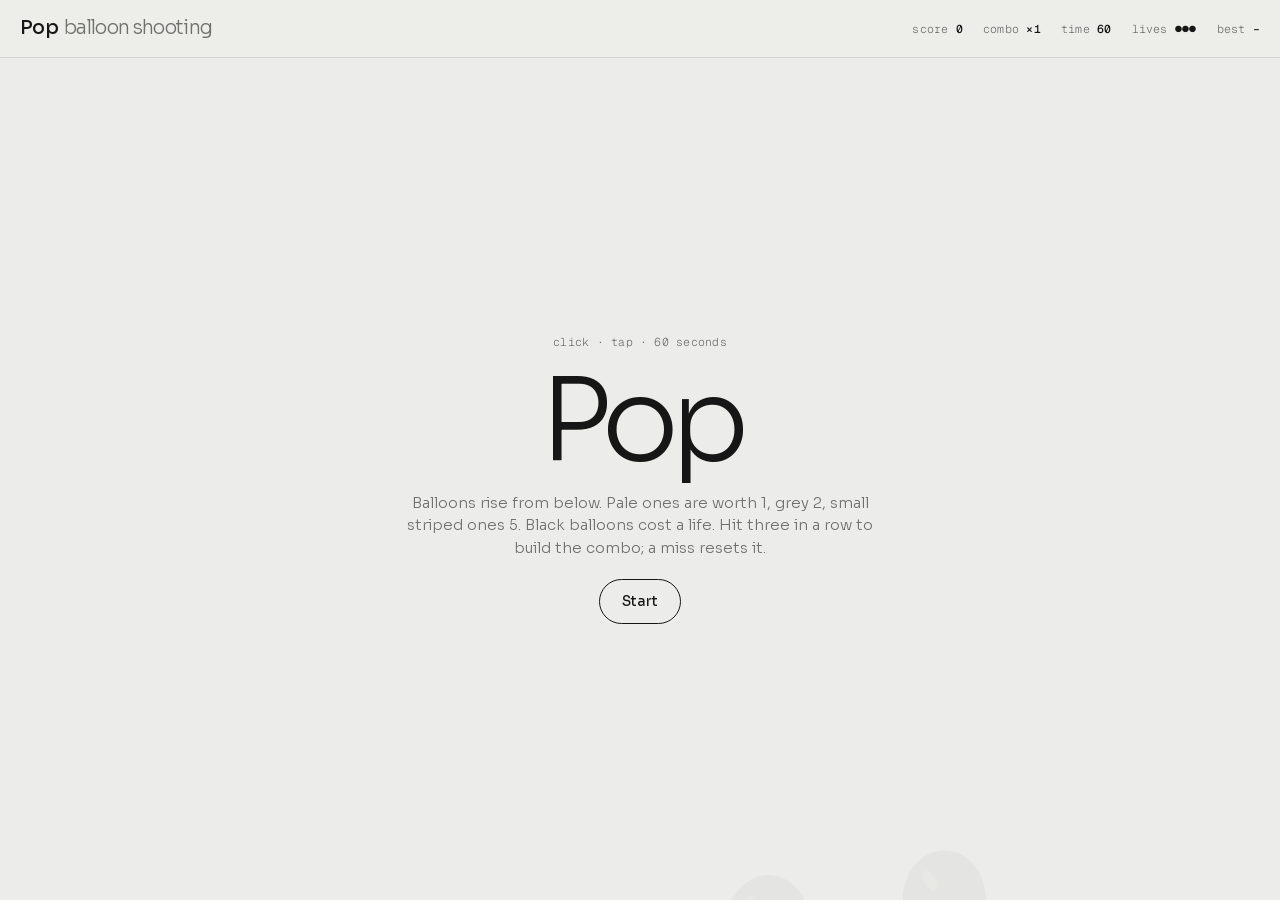
<file: pop.html>
<!doctype html>
<html lang="en">
<head>
<meta charset="utf-8">
<meta name="viewport" content="width=device-width,initial-scale=1,viewport-fit=cover">
<title>Pop</title>
<link rel="preconnect" href="https://fonts.googleapis.com">
<link rel="preconnect" href="https://fonts.gstatic.com" crossorigin>
<link rel="stylesheet" href="https://fonts.googleapis.com/css2?family=Geist+Mono:wght@400;500&display=swap">
<style>@font-face{font-family:"Sora";src:url([data-uri]) format("woff2");font-weight:100 800;font-display:swap}</style>

<style>
:root{--bg:#EDEDEA;--surface:#F6F6F4;--ink:#151615;--muted:#6E706C;--faint:#A3A5A0;--line:#D5D6D1;color-scheme:light}
@media (prefers-color-scheme:dark){:root:not([data-theme="light"]){--bg:#111211;--surface:#191A19;--ink:#ECECE8;--muted:#9A9C97;--faint:#5E605C;--line:#2A2C2A;color-scheme:dark}}
:root[data-theme="dark"]{--bg:#111211;--surface:#191A19;--ink:#ECECE8;--muted:#9A9C97;--faint:#5E605C;--line:#2A2C2A;color-scheme:dark}
*{box-sizing:border-box}
[hidden]{display:none!important}
html,body{height:100%;margin:0}
body{background:var(--bg);color:var(--ink);font-family:Sora,"Helvetica Neue",Arial,sans-serif;font-weight:300;font-size:15px;line-height:1.5;display:flex;flex-direction:column;overflow:hidden;-webkit-font-smoothing:antialiased;user-select:none;-webkit-user-select:none}
.bar{display:flex;justify-content:space-between;align-items:center;gap:12px 24px;padding:14px max(20px,env(safe-area-inset-right,0px)) 14px max(20px,env(safe-area-inset-left,0px));border-bottom:1px solid var(--line);flex-wrap:wrap}
.bar h1{font-size:19px;font-weight:500;letter-spacing:-.035em;margin:0;white-space:nowrap}
.bar h1 span{font-weight:300;color:var(--muted);margin-left:6px}
.mono{font-family:"Geist Mono",ui-monospace,monospace;font-size:11.5px;letter-spacing:.02em}
.stats{display:flex;gap:20px;color:var(--muted);flex-wrap:wrap}
.stats b{color:var(--ink);font-weight:500}
.tools{display:flex;gap:6px 14px;flex-wrap:wrap;align-items:center;padding:10px max(20px,env(safe-area-inset-right,0px)) 10px max(20px,env(safe-area-inset-left,0px));border-bottom:1px solid var(--line)}
.tools .grp{display:flex;gap:6px;align-items:center;flex-wrap:wrap}
.tools label{color:var(--muted)}
.stage{flex:1;position:relative;min-height:0;overflow:hidden}
canvas.full{position:absolute;inset:0;width:100%;height:100%;touch-action:none;display:block}
.ov{position:absolute;inset:0;display:grid;place-content:center;text-align:center;gap:20px;padding:24px;background:color-mix(in oklab,var(--bg) 90%,transparent);z-index:5}
.ov h2{font-size:clamp(48px,9vw,120px);font-weight:300;letter-spacing:-.075em;line-height:.88;margin:0}
.ov h2 b{font-weight:300}
.ov p{max-width:44ch;margin:0 auto;color:var(--muted)}
.btn{border:1px solid var(--ink);background:transparent;color:var(--ink);border-radius:99px;padding:11px 22px;font:inherit;font-size:14px;font-weight:450;cursor:pointer;transition:background .2s,color .2s}
.btn:hover{background:var(--ink);color:var(--bg)}
.btn.ghost{border-color:var(--line)}
.btn.s{padding:6px 12px;font-family:"Geist Mono",ui-monospace,monospace;font-size:11.5px;border-color:var(--line);font-weight:400}
.btn.s:hover{border-color:var(--ink);background:transparent;color:var(--ink)}
.btn.s[aria-pressed="true"]{background:var(--ink);color:var(--bg);border-color:var(--ink)}
.row{display:flex;gap:10px;flex-wrap:wrap;justify-content:center;align-items:center}
input[type=range]{accent-color:var(--ink);width:96px}
:focus-visible{outline:1px solid var(--ink);outline-offset:3px}
#cv{cursor:none}
</style>
</head>
<body>
<script>
(function(){
  addEventListener("message",function(e){if(e.data&&e.data.type==="theme"){document.documentElement.setAttribute("data-theme",e.data.dark?"dark":"light");if(window.onTheme)window.onTheme();}});
  window.cols=function(){var cs=getComputedStyle(document.documentElement),o={};["bg","surface","ink","muted","faint","line"].forEach(function(k){o[k]=cs.getPropertyValue("--"+k).trim()});return o};
  window.DPR=Math.min(2,window.devicePixelRatio||1);
  window.fit=function(cv){var r=cv.getBoundingClientRect(),w=Math.max(1,Math.round(r.width)),h=Math.max(1,Math.round(r.height));if(cv.width!==Math.round(w*DPR)||cv.height!==Math.round(h*DPR)){cv.width=Math.round(w*DPR);cv.height=Math.round(h*DPR)}var ctx=cv.getContext("2d");ctx.setTransform(DPR,0,0,DPR,0,0);return {ctx:ctx,w:w,h:h}};
  window.store={get:function(k){try{return localStorage.getItem(k)}catch(e){return null}},set:function(k,v){try{localStorage.setItem(k,v)}catch(e){}}};
  window.FM='"Geist Mono", ui-monospace, monospace';window.FS='Sora, "Helvetica Neue", Arial, sans-serif';
})();
</script>
<div class="bar"><h1>Pop<span>balloon shooting</span></h1>
  <div class="stats mono"><span>score <b id="sS">0</b></span><span>combo <b id="sC">×1</b></span><span>time <b id="sT">60</b></span><span>lives <b id="sL">●●●</b></span><span>best <b id="sB">–</b></span></div></div>
<div class="stage" id="stage"><canvas class="full" id="cv" aria-label="Balloon field"></canvas>
  <div class="ov" id="ov">
    <div class="mono" style="color:var(--muted)">click · tap · 60 seconds</div>
    <h2 id="ovT">P<b>op</b></h2>
    <p id="ovP">Balloons rise from below. Pale ones are worth 1, grey 2, small striped ones 5. Black balloons cost a life. Hit three in a row to build the combo; a miss resets it.</p>
    <div class="row"><button class="btn" id="go" type="button">Start</button></div>
  </div>
</div>
<script>
(function(){
const $=id=>document.getElementById(id),cv=$("cv"),ov=$("ov");
let C=cols();window.onTheme=()=>{C=cols()};
let B=[],parts=[],texts=[],score=0,streak=0,left=60,lives=3,state="intro",spawnT=0,ptr=null,best=+store.get("pop-best")||0,elapsed=0;
const combo=()=>Math.min(5,1+Math.floor(streak/3));
function hud(){$("sS").textContent=score;$("sC").textContent="×"+combo();$("sT").textContent=Math.ceil(left);$("sL").textContent="●".repeat(Math.max(0,lives))+"○".repeat(3-Math.max(0,lives));$("sB").textContent=best||"–"}
function size(){const r=cv.getBoundingClientRect();return {w:r.width,h:r.height}}
function spawn(){const {w,h}=size(),u=Math.max(26,Math.min(w,h)*.055),k=Math.random(),diff=Math.min(1,elapsed/60);
  let type="pale",r=u,v=h*(.16+diff*.12),pts=1;
  if(k<.16+diff*.08){type="bomb";r=u*1.05;v=h*(.15+diff*.1);pts=0}else if(k<.3+diff*.05){type="stripe";r=u*.62;v=h*(.32+diff*.18);pts=5}else if(k<.55){type="grey";r=u*.9;v=h*(.22+diff*.14);pts=2}
  B.push({x:r+Math.random()*(w-2*r),y:h+r*2,r,v,type,pts,ph:Math.random()*6.28,sw:.6+Math.random()*1.2})}
function start(){B=[];parts=[];texts=[];score=0;streak=0;left=60;lives=3;elapsed=0;spawnT=0;state="play";ov.hidden=true;hud()}
$("go").onclick=start;
function end(){state="over";if(score>best){best=score;store.set("pop-best",best)}hud();$("ovT").innerHTML=score+" <b>pts</b>";$("ovP").textContent=(lives<=0?"Three black balloons. ":"Time. ")+(score>=best&&score>0?"A new best.":"Best: "+best+".");$("go").textContent="Play again";setTimeout(()=>ov.hidden=false,500)}
function burst(b){for(let i=0;i<16;i++){const a=i/16*6.28+Math.random()*.3,s=80+Math.random()*160;parts.push({x:b.x,y:b.y,vx:Math.cos(a)*s,vy:Math.sin(a)*s,l:1,c:b.type})}}
cv.addEventListener("pointermove",e=>{const r=cv.getBoundingClientRect();ptr={x:e.clientX-r.left,y:e.clientY-r.top}});
cv.addEventListener("pointerleave",()=>ptr=null);
cv.addEventListener("pointerdown",e=>{if(state!=="play")return;const r=cv.getBoundingClientRect(),x=e.clientX-r.left,y=e.clientY-r.top;ptr={x,y};
  let hit=-1;for(let i=B.length-1;i>=0;i--){const b=B[i],dx=(x-b.x)/b.r,dy=(y-b.y)/(b.r*1.18);if(dx*dx+dy*dy<1.25){hit=i;break}}
  if(hit<0){streak=0;texts.push({x,y,t:"miss",l:1});hud();return}
  const b=B.splice(hit,1)[0];burst(b);
  if(b.type==="bomb"){lives--;streak=0;texts.push({x:b.x,y:b.y,t:"−1 life",l:1});if(lives<=0){hud();end();return}}
  else{streak++;const g=b.pts*combo();score+=g;texts.push({x:b.x,y:b.y,t:"+"+g,l:1})}hud()});
function drawBalloon(ctx,b,t){const sway=Math.sin(t*b.sw+b.ph)*b.r*.12;ctx.save();ctx.translate(b.x+sway,b.y);
  // string
  ctx.strokeStyle=C.faint;ctx.lineWidth=1;ctx.beginPath();ctx.moveTo(0,b.r*1.2);for(let k=1;k<=6;k++)ctx.lineTo(Math.sin(t*3+b.ph+k)*3,b.r*1.2+k*b.r*.28);ctx.stroke();
  ctx.beginPath();ctx.ellipse(0,0,b.r,b.r*1.18,0,0,Math.PI*2);
  if(b.type==="bomb"){ctx.fillStyle="#121312";ctx.fill();ctx.strokeStyle=C.ink;ctx.lineWidth=1;ctx.stroke()}
  else if(b.type==="grey"){ctx.fillStyle="#9C9E99";ctx.fill()}
  else{ctx.fillStyle="#F4F4F0";ctx.fill();ctx.strokeStyle="#151615";ctx.lineWidth=1.2;ctx.stroke();
    if(b.type==="stripe"){ctx.save();ctx.clip();ctx.strokeStyle="#151615";ctx.lineWidth=2;for(let k=-3;k<=3;k++){ctx.beginPath();ctx.moveTo(-b.r*2,k*b.r*.45-b.r);ctx.lineTo(b.r*2,k*b.r*.45+b.r);ctx.stroke()}ctx.restore()}}
  ctx.fillStyle=b.type==="bomb"?"#121312":"#6E706C";ctx.beginPath();ctx.moveTo(-4,b.r*1.15);ctx.lineTo(4,b.r*1.15);ctx.lineTo(0,b.r*1.28);ctx.closePath();ctx.fill();
  ctx.globalAlpha=.35;ctx.fillStyle="#fff";ctx.beginPath();ctx.ellipse(-b.r*.35,-b.r*.45,b.r*.14,b.r*.26,-.5,0,Math.PI*2);ctx.fill();ctx.globalAlpha=1;
  if(b.type==="bomb"){ctx.fillStyle="#EDEDEA";ctx.font=`500 ${b.r*.55}px ${FS}`;ctx.textAlign="center";ctx.textBaseline="middle";ctx.fillText("×",0,0);ctx.textAlign="left";ctx.textBaseline="alphabetic"}
  ctx.restore()}
let last=performance.now(),T=0;
function frame(now){const dt=Math.min(.05,(now-last)/1000);last=now;T+=dt;const {ctx,w,h}=fit(cv);ctx.clearRect(0,0,w,h);
  if(state==="play"){left-=dt;elapsed+=dt;spawnT-=dt;if(spawnT<=0){spawn();spawnT=Math.max(.28,.95-elapsed*.011)}if(left<=0){left=0;hud();end()}else if(Math.ceil(left)!==+$("sT").textContent)hud()}
  else if(state==="intro"&&Math.random()<.02)spawn();
  for(let i=B.length-1;i>=0;i--){const b=B[i];b.y-=b.v*dt;if(b.y<-b.r*3){B.splice(i,1);continue}drawBalloon(ctx,b,T)}
  for(let i=parts.length-1;i>=0;i--){const p=parts[i];p.l-=dt*2;if(p.l<=0){parts.splice(i,1);continue}p.vy+=300*dt;p.x+=p.vx*dt;p.y+=p.vy*dt;ctx.globalAlpha=p.l;ctx.fillStyle=p.c==="bomb"?"#121312":C.muted;ctx.fillRect(p.x,p.y,3,3)}
  ctx.globalAlpha=1;
  for(let i=texts.length-1;i>=0;i--){const t=texts[i];t.l-=dt*1.4;if(t.l<=0){texts.splice(i,1);continue}ctx.globalAlpha=t.l;ctx.fillStyle=C.ink;ctx.font=`${t.t==="miss"?400:600} ${t.t==="miss"?12:18}px ${t.t==="miss"?FM:FS}`;ctx.fillText(t.t,t.x+10,t.y-10-(1-t.l)*30)}
  ctx.globalAlpha=1;
  if(state==="play"){ctx.fillStyle=C.ink;ctx.fillRect(0,h-3,w*(left/60),3)}
  if(ptr){ctx.strokeStyle=C.ink;ctx.lineWidth=1.2;ctx.beginPath();ctx.arc(ptr.x,ptr.y,14,0,Math.PI*2);ctx.stroke();ctx.beginPath();ctx.moveTo(ptr.x-22,ptr.y);ctx.lineTo(ptr.x-6,ptr.y);ctx.moveTo(ptr.x+6,ptr.y);ctx.lineTo(ptr.x+22,ptr.y);ctx.moveTo(ptr.x,ptr.y-22);ctx.lineTo(ptr.x,ptr.y-6);ctx.moveTo(ptr.x,ptr.y+6);ctx.lineTo(ptr.x,ptr.y+22);ctx.stroke();ctx.fillStyle=C.ink;ctx.fillRect(ptr.x-1,ptr.y-1,2,2)}
  requestAnimationFrame(frame)}
hud();requestAnimationFrame(frame);
})();
</script>
</body>
</html>
</file>
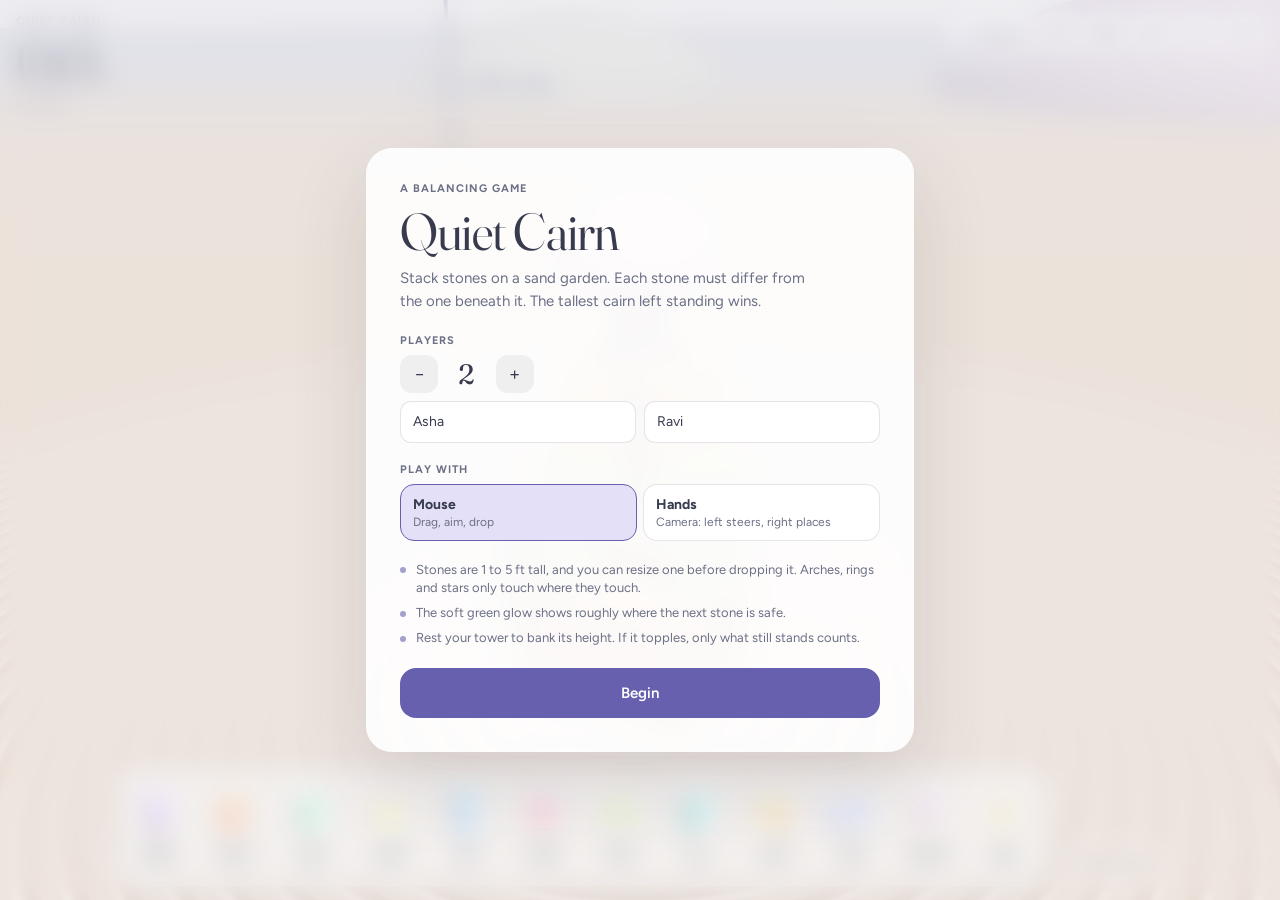
<file: quiet-cairn.html>
<!doctype html><html lang="en"><head><meta charset="utf-8"><meta name="viewport" content="width=device-width,initial-scale=1,viewport-fit=cover"></head><body><title>Quiet Cairn</title>
<meta name="claude:viewport-fit-sides" content="cover">
<link rel="stylesheet" href="fonts.css">
<style>
/* Layout: full-bleed 3D field; HUD floats in the corners; shape tray docked bottom-centre; overlays are frosted cards */
:root{
  --mist:#EEF0F3;
  --ink:#383B4E;
  --ink-2:#6C7086;
  --line:rgba(56,59,78,.13);
  --glass:rgba(255,255,255,.58);
  --glass-strong:rgba(255,255,255,.9);
  --accent:#6660AE;
  --accent-soft:#E4E0F7;
  --sage:#6FA88D;
  --rose:#C9768E;
  --f-display:"Fraunces","Iowan Old Style",Georgia,serif;
  --f-ui:"Figtree",system-ui,-apple-system,"Segoe UI",sans-serif;
  --slot:clamp(50px,6.1vw,74px);
  color-scheme:light;
}
[hidden]{display:none!important}
html,body{height:100%;margin:0}
body{background:var(--mist);color:var(--ink);font-family:var(--f-ui);overflow:hidden;-webkit-font-smoothing:antialiased;overscroll-behavior:none}
button{font:inherit;color:inherit}
#scene{position:fixed;inset:0;width:100%;height:100%;display:block;touch-action:none;outline:none}

#hud{position:fixed;inset:0;pointer-events:none;z-index:5;
  padding-left:max(16px,env(safe-area-inset-left,0px));padding-right:max(16px,env(safe-area-inset-right,0px));
  padding-block:calc(env(safe-area-inset-top,0px) + 14px) calc(env(safe-area-inset-bottom,0px) + 14px);
  display:flex;flex-direction:column;justify-content:space-between}
#hud > *{pointer-events:auto}
.top{display:flex;justify-content:space-between;align-items:flex-start;gap:12px;pointer-events:none}
.top > *{pointer-events:auto}
.status{display:grid;gap:2px;min-width:0}
.eyebrow{font-size:12px;font-weight:600;letter-spacing:.08em;text-transform:uppercase;color:var(--ink-2)}
.height{font-family:var(--f-display);font-weight:340;font-size:clamp(42px,7vw,64px);line-height:1;letter-spacing:-.02em;font-variant-numeric:tabular-nums;font-variation-settings:"opsz" 144}
.height .unit{font-size:.36em;margin-left:.18em;color:var(--ink-2);letter-spacing:0}
.sub{font-size:13px;color:var(--ink-2);font-variant-numeric:tabular-nums}
.tools{display:flex;gap:6px;flex-wrap:wrap;justify-content:flex-end;max-width:60vw}
.ico{width:40px;height:40px;border-radius:12px;border:0;background:var(--glass);backdrop-filter:blur(12px);-webkit-backdrop-filter:blur(12px);display:grid;place-items:center;cursor:pointer;transition:background .2s}
.ico svg{width:20px;height:20px;stroke:var(--ink);fill:none;stroke-width:1.6;stroke-linecap:round;stroke-linejoin:round}
.ico[aria-pressed="false"]{opacity:.55}
.ico:hover{background:var(--glass-strong)}
.pill{height:40px;padding:0 14px;border-radius:12px;border:0;background:var(--glass);backdrop-filter:blur(12px);-webkit-backdrop-filter:blur(12px);font-size:13px;font-weight:600;cursor:pointer;display:flex;align-items:center;gap:8px}
.pill:hover{background:var(--glass-strong)}
.pill .dot{width:8px;height:8px;border-radius:50%;background:var(--accent)}
:focus-visible{outline:2px solid var(--accent);outline-offset:2px}

#toast{position:fixed;left:50%;top:calc(env(safe-area-inset-top,0px) + 92px);transform:translate(-50%,-6px);opacity:0;transition:opacity .4s,transform .4s;
  background:var(--glass-strong);padding:9px 16px;border-radius:999px;font-size:14px;pointer-events:none;white-space:nowrap;max-width:calc(100vw - 32px);overflow:hidden;text-overflow:ellipsis;box-shadow:0 8px 30px rgba(56,59,78,.1);z-index:8}
#toast.on{opacity:1;transform:translate(-50%,0)}

.tag{position:fixed;left:0;top:0;pointer-events:none;background:rgba(56,59,78,.82);color:#fff;font-size:12px;font-weight:500;padding:5px 9px;border-radius:8px;font-variant-numeric:tabular-nums;white-space:nowrap;z-index:6;transform:translate(14px,-50%)}
.tag b{font-weight:700}

.bottom{display:flex;justify-content:center;align-items:flex-end;gap:10px;pointer-events:none}
.bottom > *{pointer-events:auto}
#tray{display:grid;grid-template-columns:repeat(12,var(--slot));gap:3px;padding:6px;background:var(--glass);backdrop-filter:blur(16px);-webkit-backdrop-filter:blur(16px);border-radius:22px;max-width:100%;overflow-x:auto;scrollbar-width:none;box-shadow:0 10px 40px rgba(56,59,78,.08)}
#tray::-webkit-scrollbar{display:none}
.slot{width:var(--slot);min-width:0;display:grid;justify-items:center;gap:1px;padding:5px 2px 7px;border-radius:15px;border:0;background:transparent;cursor:grab;touch-action:none;user-select:none;-webkit-user-select:none;transition:background .2s,opacity .2s}
.slot canvas{width:calc(var(--slot) - 10px);height:calc(var(--slot) - 10px);display:block;pointer-events:none}
.slot .nm{font-size:10px;font-weight:700;letter-spacing:.05em;text-transform:uppercase;white-space:nowrap}
.slot .ht{font-size:12px;color:var(--ink-2);font-variant-numeric:tabular-nums}
.slot:hover,.slot.hot{background:rgba(255,255,255,.75)}
.slot[aria-disabled="true"]{opacity:.32;cursor:not-allowed}
.slot.held{background:var(--accent-soft)}
#bRest{height:48px;padding:0 18px;border-radius:16px;border:0;background:var(--glass);backdrop-filter:blur(16px);-webkit-backdrop-filter:blur(16px);font-weight:600;font-size:14px;cursor:pointer;white-space:nowrap}
#bRest:hover{background:var(--glass-strong)}
#bRest.confirm{background:var(--accent);color:#fff}
#bRest:disabled{opacity:.4;cursor:default}

#aimPad{position:fixed;right:max(16px,env(safe-area-inset-right,0px));bottom:calc(env(safe-area-inset-bottom,0px) + 150px);z-index:7;
  background:var(--glass-strong);border-radius:20px;padding:12px;display:grid;gap:10px;width:212px;box-shadow:0 14px 44px rgba(56,59,78,.14)}
.aimHead{display:flex;justify-content:space-between;align-items:baseline;font-size:12px;color:var(--ink-2)}
.aimHead strong{font-size:11px;letter-spacing:.08em;text-transform:uppercase;color:var(--ink)}
.pad{display:grid;grid-template-columns:repeat(3,1fr);gap:5px}
.pad button,.aimRow button{height:38px;border-radius:11px;border:0;background:rgba(56,59,78,.06);cursor:pointer;font-size:15px;display:grid;place-items:center}
.pad button:hover,.aimRow button:hover{background:rgba(56,59,78,.12)}
.pad .c{background:var(--accent);color:#fff;font-size:12px;font-weight:700;letter-spacing:.04em}
.pad .c:hover{background:#5752a0}
.aimRow{display:grid;grid-template-columns:1fr 1fr;gap:5px}
.aimRow button{font-size:13px;font-weight:600}
.fineRow{display:flex;align-items:center;gap:8px;font-size:12px;color:var(--ink-2)}
.fineRow input{accent-color:var(--accent)}


.hcur{position:fixed;left:0;top:0;width:40px;height:40px;margin:-20px 0 0 -20px;border-radius:50%;pointer-events:none;z-index:30;display:grid;place-items:center;
  font-size:11px;font-weight:700;letter-spacing:.02em;white-space:nowrap;transition:width .12s,height .12s,margin .12s,background .12s,border-radius .12s}
.hcur.r{border:2px solid var(--accent);background:rgba(102,96,174,.12);color:var(--accent)}
.hcur.l{border:2px solid var(--sage);background:rgba(111,168,141,.14);color:#3f7a5f}
.hcur.pinch{width:24px;height:24px;margin:-12px 0 0 -12px;color:var(--ink)}
.hcur.r.pinch{background:var(--accent)}
.hcur.l.pinch{background:var(--sage)}
.hcur.l.palm{width:58px;height:58px;margin:-29px 0 0 -29px;border-style:dashed;background:rgba(111,168,141,.08)}
.hcur.l.fist{width:28px;height:28px;margin:-14px 0 0 -14px;opacity:.6}
.hcur.hold{box-shadow:0 0 0 6px rgba(102,96,174,.18)}
.hcur.l:not(:empty):not(.palm){min-width:40px;width:auto;padding:0 8px;border-radius:999px;margin-left:-26px;background:var(--glass-strong)}
.hand-hover{outline:2px solid var(--sage)!important;outline-offset:2px}
.slot.r-hover{background:var(--accent-soft)}
#joy{position:fixed;inset:0;width:100%;height:100%;pointer-events:none;z-index:29}
#joy circle{fill:rgba(111,168,141,.1);stroke:var(--sage);stroke-width:1.5;stroke-dasharray:4 4}
#joy line{stroke:var(--sage);stroke-width:2;stroke-linecap:round;opacity:.7}
#camBox{position:fixed;right:max(16px,env(safe-area-inset-right,0px));top:calc(env(safe-area-inset-top,0px) + 66px);width:200px;border-radius:16px;overflow:hidden;background:var(--glass-strong);z-index:6;box-shadow:0 10px 30px rgba(56,59,78,.12)}
.camView{position:relative;width:200px;height:150px;background:#dfe2e8}
.camView video{display:block;width:100%;height:100%;object-fit:cover;transform:scaleX(-1)}
.camView canvas{position:absolute;inset:0;width:100%;height:100%}
#camState{display:block;font-size:11px;padding:7px 9px 4px;color:var(--ink-2);line-height:1.4}
.camKeys{display:grid;gap:4px;padding:0 9px 6px;font-size:11px;line-height:1.38;color:var(--ink-2)}
.camKeys b{font-weight:700}
.camKeys .kl b{color:#3f7a5f}.camKeys .kr b{color:var(--accent)}
#bSwap{margin:0 9px 9px;height:28px;border-radius:9px;border:1px solid var(--line);background:#fff;font-size:11.5px;font-weight:600;cursor:pointer;width:calc(100% - 18px)}
#handDock{position:fixed;left:max(16px,env(safe-area-inset-left,0px));top:50%;transform:translateY(-62%);z-index:6;display:grid;grid-template-columns:repeat(2,52px);gap:6px;
  background:var(--glass);backdrop-filter:blur(14px);-webkit-backdrop-filter:blur(14px);padding:8px;border-radius:20px;box-shadow:0 10px 30px rgba(56,59,78,.08)}
#handDock .dl{grid-column:1/-1;font-size:10px;font-weight:700;letter-spacing:.09em;text-transform:uppercase;color:var(--ink-2);text-align:center;padding-top:2px}
#handDock button{width:52px;height:52px;border-radius:15px;border:0;background:rgba(255,255,255,.8);font-size:19px;cursor:pointer;display:grid;place-items:center}
#handDock button:hover{background:#fff}
#handDock button:disabled{opacity:.35}

.overlay{position:fixed;inset:0;z-index:20;display:grid;place-items:center;overflow:auto;
  background:rgba(238,240,243,.5);backdrop-filter:blur(12px);-webkit-backdrop-filter:blur(12px);
  padding-left:max(16px,env(safe-area-inset-left,0px));padding-right:max(16px,env(safe-area-inset-right,0px));
  padding-block:calc(env(safe-area-inset-top,0px) + 20px) calc(env(safe-area-inset-bottom,0px) + 20px)}
.card{background:var(--glass-strong);border-radius:26px;padding:clamp(22px,4vw,34px);width:min(480px,100%);box-shadow:0 30px 80px rgba(56,59,78,.14);display:grid;gap:20px}
.card h1,.card h2{font-family:var(--f-display);font-weight:360;letter-spacing:-.015em;margin:0;text-wrap:balance;font-variation-settings:"opsz" 144}
.card h1{font-size:clamp(38px,8vw,52px);line-height:1}
.card h2{font-size:clamp(28px,6vw,36px);line-height:1.05}
.lede{margin:0;font-size:15px;line-height:1.55;color:var(--ink-2);max-width:42ch}
.field{display:grid;gap:8px}
.label{font-size:11px;font-weight:700;letter-spacing:.09em;text-transform:uppercase;color:var(--ink-2)}
.stepper{display:flex;align-items:center;gap:12px}
.stepper button{width:38px;height:38px;border-radius:12px;border:0;background:rgba(56,59,78,.07);font-size:18px;cursor:pointer}
.stepper output{font-family:var(--f-display);font-size:28px;min-width:1.2em;text-align:center;font-variant-numeric:tabular-nums}
.names{display:grid;grid-template-columns:1fr 1fr;gap:8px}
.names input{height:40px;border-radius:11px;border:1px solid var(--line);background:#fff;padding:0 12px;font:inherit;font-size:14px;min-width:0;color:var(--ink)}
.seg{display:grid;grid-template-columns:1fr 1fr;gap:6px}
.seg button{border:1px solid var(--line);background:#fff;border-radius:14px;padding:11px 12px;text-align:left;cursor:pointer;display:grid;gap:2px}
.seg button b{font-size:14px}
.seg button span{font-size:12px;color:var(--ink-2)}
.seg button[aria-pressed="true"]{border-color:var(--accent);background:var(--accent-soft)}
.primary{height:50px;border-radius:16px;border:0;background:var(--accent);color:#fff;font-weight:600;font-size:15px;cursor:pointer}
.primary:hover{background:#5752a0}
.ghostBtn{height:50px;border-radius:16px;border:1px solid var(--line);background:transparent;font-weight:600;font-size:15px;cursor:pointer}
.btnRow{display:grid;grid-template-columns:1fr 1fr;gap:8px}
.rules{margin:0;padding:0;list-style:none;display:grid;gap:6px;font-size:13px;color:var(--ink-2);line-height:1.45}
.rules li{display:flex;gap:10px}
.rules li::before{content:"";flex:0 0 6px;height:6px;border-radius:50%;background:var(--accent);margin-top:.5em;opacity:.6}
.big{font-family:var(--f-display);font-size:64px;font-weight:330;line-height:1;font-variant-numeric:tabular-nums;letter-spacing:-.02em}
.big small{font-size:.34em;color:var(--ink-2);margin-left:.15em}
.meta{font-size:14px;color:var(--ink-2)}
.tableWrap{overflow-x:auto}
table{width:100%;border-collapse:collapse;font-size:14px;font-variant-numeric:tabular-nums}
th{font-size:10.5px;font-weight:700;letter-spacing:.09em;text-transform:uppercase;color:var(--ink-2);text-align:left;padding:0 6px 8px}
td{padding:10px 6px;border-top:1px solid var(--line)}
td.num,th.num{text-align:right}
tr.win td{font-weight:700}
.chip{display:inline-block;font-size:11px;font-weight:600;padding:2px 8px;border-radius:999px;background:rgba(56,59,78,.07);color:var(--ink-2)}
.chip.rest{background:rgba(111,168,141,.18);color:#3f7a5f}
.chip.fell{background:rgba(201,118,142,.16);color:#9a4c63}
.chip.live{background:var(--accent-soft);color:var(--accent)}
.note{font-size:12px;color:var(--ink-2);line-height:1.5;margin:0}

@media (max-width:920px){
  :root{--slot:clamp(46px,13vw,72px)}
  #tray{grid-template-columns:repeat(6,var(--slot))}
}
@media (max-width:640px){
  .bottom{flex-direction:column;align-items:center;gap:8px}
  #bRest{height:40px;font-size:13px}
  #aimPad{left:50%;right:auto;transform:translateX(-50%);bottom:calc(env(safe-area-inset-bottom,0px) + 250px);width:min(300px,calc(100vw - 32px))}
  .pad button{height:34px}
  #camBox{top:calc(env(safe-area-inset-top,0px) + 120px);width:150px}
  .camView{width:150px;height:112px}
  .camKeys{display:none}
  #handDock{grid-template-columns:repeat(2,44px)}#handDock button{width:44px;height:44px}
  .tools{max-width:52vw}
}
@media (prefers-reduced-motion:reduce){*{transition:none!important}}
</style>

<canvas id="scene" tabindex="0" aria-label="Cairn stacking field"></canvas>

<div id="hud">
  <div class="top">
    <section class="status" aria-live="polite">
      <div class="eyebrow" id="turnLine">Quiet Cairn</div>
      <div class="height"><span id="hNum">0.0</span><span class="unit">ft</span></div>
      <div class="sub" id="subLine">0 stones</div>
    </section>
    <nav class="tools" aria-label="Game tools">
      <button class="pill" id="bMode" title="Switch input"><span class="dot"></span><span id="modeLbl">Mouse</span></button>
      <button class="ico" id="bHint" aria-pressed="true" title="Balance hints (H)" aria-label="Balance hints">
        <svg viewBox="0 0 24 24"><circle cx="12" cy="12" r="3"/><path d="M12 2v4M12 18v4M2 12h4M18 12h4"/></svg></button>
      <button class="ico" id="bAim" aria-pressed="true" title="Fine aim before drop" aria-label="Fine aim before drop">
        <svg viewBox="0 0 24 24"><path d="M12 3v18M3 12h18"/><circle cx="12" cy="12" r="6"/></svg></button>
      <button class="ico" id="bSound" aria-pressed="true" title="Sound" aria-label="Sound">
        <svg viewBox="0 0 24 24"><path d="M4 9h4l5-4v14l-5-4H4z"/><path d="M17 9a4 4 0 0 1 0 6"/></svg></button>
      <button class="ico" id="bLedger" title="Ledger" aria-label="Ledger">
        <svg viewBox="0 0 24 24"><path d="M5 20V10M12 20V4M19 20v-7"/></svg></button>
      <button class="ico" id="bMenu" title="New game" aria-label="New game">
        <svg viewBox="0 0 24 24"><path d="M4 12a8 8 0 1 0 2.4-5.7"/><path d="M4 4v4h4"/></svg></button>
    </nav>
  </div>
  <div class="bottom">
    <div id="tray" role="toolbar" aria-label="Shapes"></div>
    <button id="bRest" disabled>Rest tower</button>
  </div>
</div>

<div id="toast" role="status"></div>
<div id="tag" class="tag" hidden></div>

<div id="aimPad" hidden>
  <div class="aimHead"><strong>Fine aim</strong><span id="aimRead">centred</span></div>
  <div class="pad">
    <button data-rot="-1" title="Turn left (Q)" aria-label="Turn left">⟲</button>
    <button data-n="f" title="Nudge away (↑)" aria-label="Nudge away">↑</button>
    <button data-rot="1" title="Turn right (E)" aria-label="Turn right">⟳</button>
    <button data-n="l" title="Nudge left (←)" aria-label="Nudge left">←</button>
    <button class="c" id="bDrop" title="Drop (Space)">DROP</button>
    <button data-n="r" title="Nudge right (→)" aria-label="Nudge right">→</button>
    <button id="bCentre" title="Centre on stone below (C)" aria-label="Centre">◎</button>
    <button data-n="b" title="Nudge closer (↓)" aria-label="Nudge closer">↓</button>
    <button id="bCancel" title="Put back (Esc)" aria-label="Put back">✕</button>
  </div>
  <div class="aimRow"><button id="bSmaller" title="Smaller ( [ )">Smaller</button><button id="bBigger" title="Bigger ( ] )">Bigger</button></div>
  <label class="fineRow"><input type="checkbox" id="fineStep"> Fine steps (¼ in, 5°)</label>
</div>

<svg id="joy" hidden aria-hidden="true"><circle id="joyA" cx="0" cy="0" r="30"></circle><line id="joyL" x1="0" y1="0" x2="0" y2="0"></line></svg>
<div class="hcur l" id="curL" hidden>L</div>
<div class="hcur r" id="curR" hidden>R</div>
<div id="handDock" hidden aria-label="Left-hand controls">
  <span class="dl">Orbit</span>
  <button data-act="orbitL" data-repeat aria-label="Orbit left">◀</button><button data-act="orbitR" data-repeat aria-label="Orbit right">▶</button>
  <span class="dl">Turn</span>
  <button data-act="rotL" data-repeat class="needHeld" aria-label="Turn stone left">⟲</button><button data-act="rotR" data-repeat class="needHeld" aria-label="Turn stone right">⟳</button>
  <span class="dl">Size</span>
  <button data-act="sizeDown" data-repeat class="needHeld" aria-label="Smaller stone">−</button><button data-act="sizeUp" data-repeat class="needHeld" aria-label="Bigger stone">+</button>
  <span class="dl">Zoom</span>
  <button data-act="zoomOut" data-repeat aria-label="Zoom out">⊖</button><button data-act="zoomIn" data-repeat aria-label="Zoom in">⊕</button>
</div>
<div id="camBox" hidden><div class="camView"><video id="camVid" playsinline muted autoplay></video><canvas id="camOv" width="400" height="300"></canvas></div><span id="camState">Starting camera…</span>
  <div class="camKeys"><span class="kl"><b>Left, open palm</b> move left/right to orbit, up/down to tilt, twist to turn the stone. <b>Pinch</b> and spread or squeeze to resize it. <b>Fist</b> to rest.</span><span class="kr"><b>Right</b> pinch a stone in the tray, carry it, open to drop.</span></div>
  <button id="bSwap">Swap hands</button></div>

<div class="overlay" id="setup">
  <div class="card">
    <div style="display:grid;gap:10px">
      <div class="label">A balancing game</div>
      <h1>Quiet Cairn</h1>
      <p class="lede">Stack stones on a sand garden. Each stone must differ from the one beneath it. The tallest cairn left standing wins.</p>
    </div>
    <div class="field">
      <span class="label">Players</span>
      <div class="stepper"><button id="pMinus" aria-label="Fewer players">−</button><output id="pCount">2</output><button id="pPlus" aria-label="More players">+</button></div>
      <div class="names" id="names"></div>
    </div>
    <div class="field">
      <span class="label">Play with</span>
      <div class="seg">
        <button id="mMouse" aria-pressed="true"><b>Mouse</b><span>Drag, aim, drop</span></button>
        <button id="mPinch" aria-pressed="false"><b>Hands</b><span>Camera: left steers, right places</span></button>
      </div>
    </div>
    <ul class="rules">
      <li>Stones are 1 to 5 ft tall, and you can resize one before dropping it. Arches, rings and stars only touch where they touch.</li>
      <li>The soft green glow shows roughly where the next stone is safe.</li>
      <li>Rest your tower to bank its height. If it topples, only what still stands counts.</li>
    </ul>
    <button class="primary" id="bBegin">Begin</button>
  </div>
</div>

<div class="overlay" id="card" hidden>
  <div class="card">
    <div style="display:grid;gap:6px">
      <div class="label" id="cEyebrow">Tower complete</div>
      <h2 id="cTitle">Asha's cairn rests</h2>
    </div>
    <div class="big" id="cHeight">0.0<small>ft</small></div>
    <div class="meta" id="cMeta"></div>
    <div class="btnRow"><button class="ghostBtn" id="cLedger">Ledger</button><button class="primary" id="cNext">Next</button></div>
  </div>
</div>

<div class="overlay" id="ledger" hidden>
  <div class="card">
    <div style="display:grid;gap:6px">
      <div class="label" id="lEyebrow">Ledger</div>
      <h2 id="lTitle">This round</h2>
    </div>
    <div class="tableWrap"><table><thead><tr><th>#</th><th>Player</th><th class="num">Height</th><th class="num">Stones</th><th>Tower</th></tr></thead><tbody id="lBody"></tbody></table></div>
    <div style="display:grid;gap:8px">
      <span class="label">Tallest on this device</span>
      <div class="tableWrap"><table><tbody id="lAll"></tbody></table></div>
    </div>
    <div class="btnRow" id="lBtns"></div>
  </div>
</div>

<script src="three.min.js"></script>
<script>
(() => {
'use strict';
const $ = s => document.querySelector(s);
const rand = (a,b) => a + Math.random()*(b-a);
const clamp = (v,a,b) => Math.max(a, Math.min(b, v));
const lerp = (a,b,t) => a + (b-a)*t;
const RM = matchMedia('(prefers-reduced-motion: reduce)').matches;
const V3 = THREE.Vector3;

/* ---------------- shapes ---------------- */
const BEV = 0.07;
const TYPES = {
  pebble:  {label:'Pebble',  color:'#CBBCEB', hr:[1,5]},
  block:   {label:'Block',   color:'#F5C6AC', hr:[1,5]},
  disc:    {label:'Disc',    color:'#B6E0CC', hr:[1,5]},
  cairn:   {label:'Cairn',   color:'#F2E09C', hr:[1,5]},
  hex:     {label:'Hex',     color:'#B5D3EF', hr:[1,5]},
  tri:     {label:'Prism',   color:'#F0B7C8', hr:[1,5]},
  arch:    {label:'Arch',    color:'#CFE0A9', hr:[1.5,4]},
  ell:     {label:'Ell',     color:'#A9DFE0', hr:[1,3]},
  star:    {label:'Star',    color:'#F8D2A2', hr:[1,3]},
  ring:    {label:'Ring',    color:'#BEC4F2', hr:[1,2]},
  mush:    {label:'Shroom',  color:'#EBC8DF', hr:[2,5]},
  gem:     {label:'Gem',     color:'#EFE2C4', hr:[1.5,4]},
};
const ORDER = ['pebble','block','disc','cairn','hex','tri','arch','ell','star','ring','mush','gem'];

function makeSpec(type){
  const [lo,hi]=TYPES[type].hr;
  const h = lo + Math.round(Math.random()*(hi-lo)*2)/2;
  const s = {type, h, seed: Math.random()*100};
  if(type==='block'){ s.w = rand(1.5,3.1); s.d = s.w*rand(.68,1); }
  else if(type==='disc'){ s.r = rand(.8,1.6); }
  else if(type==='pebble'){ s.r = rand(.9,1.65); }
  else if(type==='cairn'){ s.rb = rand(.95,1.65); s.rt = s.rb*rand(.45,.7); }
  else if(type==='hex'){ s.r = rand(.85,1.55); }
  else if(type==='tri'){ s.r = rand(1.05,1.8); }
  else if(type==='arch'){ s.w = rand(2.6,3.6); s.d = rand(1.1,1.7); s.kA = rand(.36,.48); s.kH = rand(.5,.66); }
  else if(type==='ell'){ s.A = rand(2.2,3.1); s.B = rand(1.6,2.6); s.t = rand(.8,1.05); }
  else if(type==='star'){ s.r = rand(1.3,1.9); s.kI = rand(.46,.56); }
  else if(type==='ring'){ s.R = s.h/2*rand(1.9,2.5); }
  else if(type==='mush'){ s.rs = rand(.42,.62); s.rc = rand(1.15,1.6); s.kS = rand(.45,.58); }
  else if(type==='gem'){ s.r = rand(1.05,1.55); }
  return s;
}
// uniform resize: every length scales, ratios (k*) and seed do not
function scaleSpec(base,f){const s={};for(const k in base){const v=base[k];s[k]=(typeof v==='number'&&k!=='seed'&&k[0]!=='k')?v*f:v;}return s;}

/* 2D polygon helpers in the x,z plane (CCW) */
function circle(r,n=28){const p=[];for(let i=0;i<n;i++){const a=i/n*Math.PI*2;p.push([Math.cos(a)*r,Math.sin(a)*r]);}return p;}
function ellipse(a,b,n=28){const p=[];for(let i=0;i<n;i++){const t=i/n*Math.PI*2;p.push([Math.cos(t)*a,Math.sin(t)*b]);}return p;}
function reg(r,n,ph=0){const p=[];for(let i=0;i<n;i++){const a=ph+i/n*Math.PI*2;p.push([Math.cos(a)*r,Math.sin(a)*r]);}return p;}
function rect(x0,z0,x1,z1){return [[x0,z0],[x1,z0],[x1,z1],[x0,z1]];}
function shift(p,dx,dz){return p.map(q=>[q[0]+dx,q[1]+dz]);}
function xform(poly,yaw,x,z){const c=Math.cos(yaw),s=Math.sin(yaw);return poly.map(([px,pz])=>[px*c+pz*s+x,-px*s+pz*c+z]);}
function cross2(A,B,P){return (B[0]-A[0])*(P[1]-A[1])-(B[1]-A[1])*(P[0]-A[0]);}
function isect(A,B,P,Q){const a1=cross2(A,B,P),a2=cross2(A,B,Q);const t=a1/(a1-a2);return [P[0]+(Q[0]-P[0])*t,P[1]+(Q[1]-P[1])*t];}
function clipPoly(subj,clip){
  let out=subj;
  for(let i=0;i<clip.length&&out.length;i++){
    const A=clip[i],B=clip[(i+1)%clip.length];const inp=out;out=[];
    for(let j=0;j<inp.length;j++){
      const P=inp[j],Q=inp[(j+1)%inp.length];
      const pin=cross2(A,B,P)>=0,qin=cross2(A,B,Q)>=0;
      if(pin){out.push(P);if(!qin)out.push(isect(A,B,P,Q));}
      else if(qin){out.push(isect(A,B,P,Q));}
    }
  }
  return out;
}
function area(p){let s=0;for(let i=0;i<p.length;i++){const a=p[i],b=p[(i+1)%p.length];s+=a[0]*b[1]-b[0]*a[1];}return s/2;}
function ccw(p){return area(p)<0?p.slice().reverse():p;}
function centroid(p){let cx=0,cz=0,A=0;for(let i=0;i<p.length;i++){const a=p[i],b=p[(i+1)%p.length];const f=a[0]*b[1]-b[0]*a[1];A+=f;cx+=(a[0]+b[0])*f;cz+=(a[1]+b[1])*f;}
  if(Math.abs(A)<1e-9){let x=0,z=0;p.forEach(q=>{x+=q[0];z+=q[1]});return [x/p.length,z/p.length];}return [cx/(3*A),cz/(3*A)];}
function sdist(pt,poly){let m=Infinity;for(let i=0;i<poly.length;i++){const A=poly[i],B=poly[(i+1)%poly.length];const L=Math.hypot(B[0]-A[0],B[1]-A[1])||1e-9;const d=cross2(A,B,pt)/L;if(d<m)m=d;}return m;}
function validPoly(p){return !!p&&p.length>=3&&Math.abs(area(p))>2e-4;}
function hull(pts){
  const P=pts.slice().sort((a,b)=>a[0]-b[0]||a[1]-b[1]);if(P.length<3)return P;
  const cr=(o,a,b)=>(a[0]-o[0])*(b[1]-o[1])-(a[1]-o[1])*(b[0]-o[0]);
  const lo=[],up=[];
  for(const p of P){while(lo.length>=2&&cr(lo[lo.length-2],lo[lo.length-1],p)<=1e-12)lo.pop();lo.push(p);}
  for(let i=P.length-1;i>=0;i--){const p=P[i];while(up.length>=2&&cr(up[up.length-2],up[up.length-1],p)<=1e-12)up.pop();up.push(p);}
  up.pop();lo.pop();return lo.concat(up);
}
// support polygon = convex hull of every patch where an upper bottom part meets a lower top part
function contactOf(bots,tops){
  const pts=[];
  for(const a of bots)for(const b of tops){const c=clipPoly(a,b);if(validPoly(c))for(const q of c)pts.push(q);}
  if(pts.length<3)return null;const h=hull(pts);return validPoly(h)?h:null;
}

/* per-shape footprints: bot/top are lists of convex CCW patches, sil is a list of outline loops,
   ext is the inset outline extruded for prism-like stones; origin sits on the stone's centre of mass */
const GEM_Q=new THREE.Quaternion().setFromUnitVectors(new THREE.Vector3(1,1,1).normalize(),new THREE.Vector3(0,-1,0));
const GEM_V=[[1,0,0],[-1,0,0],[0,1,0],[0,-1,0],[0,0,1],[0,0,-1]].map(a=>new THREE.Vector3(...a).applyQuaternion(GEM_Q));
const GEM_H=2/Math.sqrt(3);
function starPts(R,r){const p=[];for(let i=0;i<10;i++){const a=Math.PI/2+i*Math.PI/5,q=i%2?r:R;p.push([Math.cos(a)*q,Math.sin(a)*q]);}return p;}
function archProfile(w,h,a,ah,n=18){
  const p=[[-w/2,0],[-a/2,0]];
  for(let i=1;i<n;i++){const t=Math.PI*(1-i/n);p.push([a/2*Math.cos(t),ah*Math.sin(t)]);}
  p.push([a/2,0],[w/2,0],[w/2,h],[-w/2,h]);return p;
}
const LP_CACHE=new Map();
function localPolys(s){
  const key=JSON.stringify(s);let v=LP_CACHE.get(key);
  if(!v){v=localPolysRaw(s);if(LP_CACHE.size>400)LP_CACHE.clear();LP_CACHE.set(key,v);}
  return v;
}
function localPolysRaw(s){
  const h=s.h;
  switch(s.type){
    case 'block':{const a=s.w/2-BEV,b=s.d/2-BEV;const p=rect(-a,-b,a,b);
      return {bot:[p],top:[p],ext:p,sil:[rect(-s.w/2,-s.d/2,s.w/2,s.d/2)],mass:s.w*s.d*h,rad:Math.hypot(s.w,s.d)/2,width:Math.min(s.w,s.d),cy:h/2};}
    case 'disc':{const p=circle(s.r*.985);return {bot:[p],top:[p],sil:[circle(s.r,48)],mass:Math.PI*s.r*s.r*h,rad:s.r,width:s.r*2,cy:h/2};}
    case 'pebble':{const p=ellipse(s.r*.39,s.r*.85*.39);return {bot:[p],top:[p],sil:[ellipse(s.r,s.r*.85,48)],mass:4/3*Math.PI*s.r*s.r*.85*(h/2/.92)*.96,rad:s.r,width:s.r*1.7,cy:h/2};}
    case 'cairn':{const a=s.rb,b=s.rt;return {bot:[circle(a*.985)],top:[circle(b*.985)],sil:[circle(a,48)],mass:Math.PI*h/3*(a*a+a*b+b*b),rad:a,width:a*2,cy:h*(a*a+2*a*b+3*b*b)/(4*(a*a+a*b+b*b))};}
    case 'hex':{const p=reg(s.r-BEV/Math.cos(Math.PI/6),6,0);return {bot:[p],top:[p],ext:p,sil:[reg(s.r,6,0)],mass:3*Math.sqrt(3)/2*s.r*s.r*h,rad:s.r,width:s.r*1.73,cy:h/2};}
    case 'tri':{const p=reg(s.r-BEV/Math.cos(Math.PI/3),3,Math.PI/2);return {bot:[p],top:[p],ext:p,sil:[reg(s.r,3,Math.PI/2)],mass:3*Math.sqrt(3)/4*s.r*s.r*h,rad:s.r,width:s.r*1.5,cy:h/2};}
    case 'arch':{
      const w=s.w,d=s.d,a=w*s.kA,ah=h*s.kH,x0=w/2-BEV,z0=d/2-BEV;
      const prof=archProfile(w,h,a,ah);const A=Math.abs(area(prof));const c=centroid(prof);
      return {bot:[rect(-x0,-z0,-a/2-BEV,z0),rect(a/2+BEV,-z0,x0,z0)],top:[rect(-x0,-z0,x0,z0)],
        sil:[rect(-w/2,-d/2,w/2,d/2),rect(-a/2,-d/2,a/2,d/2)],mass:A*d,rad:Math.hypot(w,d)/2,width:Math.min(d*1.4,w),cy:c[1]};}
    case 'ell':{
      const A=s.A,B=s.B,t=s.t;
      const a1=A*t,a2=t*(B-t);const cx=(a1*A/2+a2*t/2)/(a1+a2),cz=(a1*t/2+a2*(t+(B-t)/2))/(a1+a2);
      const nom=shift([[0,0],[A,0],[A,t],[t,t],[t,B],[0,B]],-cx,-cz);
      const e=BEV;const ext=shift([[e,e],[A-e,e],[A-e,t-e],[t-e,t-e],[t-e,B-e],[e,B-e]],-cx,-cz);
      const parts=[shift(rect(e,e,A-e,t-e),-cx,-cz),shift(rect(e,e,t-e,B-e),-cx,-cz)];
      return {bot:parts,top:parts,ext,sil:[nom],mass:(a1+a2)*h,rad:Math.max(...nom.map(q=>Math.hypot(q[0],q[1]))),width:t*1.6,cy:h/2};}
    case 'star':{
      const R=s.r,r=R*s.kI;const nom=starPts(R,r);
      const ext=starPts(R-BEV*2.4,r-BEV*1.3);
      const inner=[];for(let i=1;i<10;i+=2)inner.push(ext[i]);
      const parts=[ccw(inner)];for(let i=0;i<10;i+=2)parts.push(ccw([ext[(i+9)%10],ext[i],ext[i+1]]));
      return {bot:parts,top:parts,ext,sil:[nom],mass:Math.abs(area(nom))*h,rad:R,width:R*1.4,cy:h/2};}
    case 'ring':{
      const tube=h/2,R=s.R,w=tube*.38,N=18,parts=[];
      for(let i=0;i<N;i++){const a0=i/N*Math.PI*2,a1=(i+1)/N*Math.PI*2;
        parts.push(ccw([[Math.cos(a0)*(R-w),Math.sin(a0)*(R-w)],[Math.cos(a0)*(R+w),Math.sin(a0)*(R+w)],[Math.cos(a1)*(R+w),Math.sin(a1)*(R+w)],[Math.cos(a1)*(R-w),Math.sin(a1)*(R-w)]]));}
      return {bot:parts,top:parts,sil:[circle(R+tube,48),circle(R-tube,40)],mass:2*Math.PI*Math.PI*R*tube*tube,rad:R+tube,width:tube*2.4,cy:h/2};}
    case 'mush':{
      const rs=s.rs,rc=s.rc,hs=h*s.kS,hc=h-hs;
      const ms=Math.PI*rs*rs*hs,mc=2/3*Math.PI*rc*rc*hc*.85;
      return {bot:[circle(rs*.97)],top:[circle(rc*.4*.97)],sil:[circle(rc,48),circle(rs,32)],mass:ms+mc,rad:rc,width:rs*2.4,cy:(ms*hs/2+mc*(hs+hc*.36))/(ms+mc)};}
    case 'gem':{
      const R=s.r,sy=h/GEM_H;
      const ys=GEM_V.map(v=>v.y),mn=Math.min(...ys),mx=Math.max(...ys);
      const bot=ccw(hull(GEM_V.filter(v=>v.y<mn+1e-4).map(v=>[v.x*R*.97,v.z*R*.97])));
      const top=ccw(hull(GEM_V.filter(v=>v.y>mx-1e-4).map(v=>[v.x*R*.97,v.z*R*.97])));
      const sil=[ccw(hull(GEM_V.map(v=>[v.x*R,v.z*R])))];
      return {bot:[bot],top:[top],sil,mass:4/3*R*R*R*sy,rad:Math.max(...GEM_V.map(v=>Math.hypot(v.x,v.z)))*R,width:R*1.3,cy:h/2};}
  }
}
const cogY=s=>localPolys(s).cy;

function buildGeometry(s){
  let g;const h=s.h;
  if(s.type==='disc') g=new THREE.CylinderGeometry(s.r,s.r,h,56,1);
  else if(s.type==='cairn') g=new THREE.CylinderGeometry(s.rt,s.rb,h,56,1);
  else if(s.type==='pebble'){
    g=new THREE.SphereGeometry(1,56,36);
    const pos=g.attributes.position, ry=h/2/.92;
    for(let i=0;i<pos.count;i++){
      const x=pos.getX(i),y=pos.getY(i),z=pos.getZ(i);
      const n=1+.035*Math.sin(x*3.1+s.seed)*Math.cos(z*2.7+s.seed*.7)+.02*Math.sin(y*5+s.seed*1.3);
      pos.setXYZ(i,x*s.r*n,clamp(y*ry*n,-h/2,h/2),z*s.r*.85*n);
    }
    g.computeVertexNormals();
  } else if(s.type==='arch'){
    const w=s.w,d=s.d,a=w*s.kA,ah=h*s.kH,e=BEV;
    const prof=archProfile(w-2*e,h-2*e,a+2*e,ah,22).map(([x,y],i)=>[x,y+e]);
    // keep the opening's feet on the ground line of the inset profile
    const shape=new THREE.Shape();prof.forEach((p,i)=>i?shape.lineTo(p[0],p[1]):shape.moveTo(p[0],p[1]));shape.closePath();
    const depth=Math.max(.01,d-2*e);
    g=new THREE.ExtrudeGeometry(shape,{depth,bevelEnabled:true,bevelThickness:e,bevelSize:e,bevelSegments:3,curveSegments:8});
    g.translate(0,-h/2,-depth/2);
  } else if(s.type==='ring'){
    g=new THREE.TorusGeometry(s.R,h/2,22,64);g.rotateX(Math.PI/2);
  } else if(s.type==='mush'){
    const rs=s.rs,rc=s.rc,hs=h*s.kS,hc=h-hs,pts=[];
    pts.push(new THREE.Vector2(.001,0),new THREE.Vector2(rs*1.06,0),new THREE.Vector2(rs,hs*.2),new THREE.Vector2(rs*.9,hs*.6),new THREE.Vector2(rs*.96,hs));
    pts.push(new THREE.Vector2(rc*.86,hs+hc*.02),new THREE.Vector2(rc*.99,hs+hc*.12),new THREE.Vector2(rc,hs+hc*.2));
    const fm=Math.acos(.4),n=12;
    for(let i=1;i<=n;i++){const f=i/n*fm;pts.push(new THREE.Vector2(rc*Math.cos(f),hs+hc*.2+hc*.8*Math.sin(f)/Math.sin(fm)));}
    pts.push(new THREE.Vector2(.001,h));
    g=new THREE.LatheGeometry(pts,56);g.translate(0,-h/2,0);g.computeVertexNormals();
  } else if(s.type==='gem'){
    g=new THREE.OctahedronGeometry(1,0);g.applyMatrix4(new THREE.Matrix4().makeRotationFromQuaternion(GEM_Q));g.scale(s.r,h/GEM_H,s.r);
  } else {
    const poly=localPolys(s).ext;const shape=new THREE.Shape();
    poly.forEach((p,i)=>i?shape.lineTo(p[0],-p[1]):shape.moveTo(p[0],-p[1]));shape.closePath();
    const depth=Math.max(.01,h-2*BEV);
    g=new THREE.ExtrudeGeometry(shape,{depth,bevelEnabled:true,bevelThickness:BEV,bevelSize:BEV,bevelSegments:4,curveSegments:4});
    g.rotateX(-Math.PI/2);g.translate(0,-depth/2,0);
  }
  return g;
}
function colorFor(type,jit=0){const c=new THREE.Color(TYPES[type].color);if(jit){const hsl={};c.getHSL(hsl);c.setHSL(hsl.h+rand(-.012,.012),hsl.s,clamp(hsl.l+rand(-jit,jit),0,1));}return c;}
function lin(c){return c.clone().convertSRGBToLinear();}
function stoneMat(type,jit=.03){return new THREE.MeshStandardMaterial({color:lin(colorFor(type,jit)),roughness:type==='gem'?.45:.84,metalness:0,flatShading:type==='gem'});}

/* ---------------- renderer & scene ---------------- */
const canvas=$('#scene');
const renderer=new THREE.WebGLRenderer({canvas,antialias:true});
renderer.setPixelRatio(Math.min(devicePixelRatio,2));
renderer.outputEncoding=THREE.sRGBEncoding;
renderer.shadowMap.enabled=true;renderer.shadowMap.type=THREE.PCFSoftShadowMap;
const scene=new THREE.Scene();
const camera=new THREE.PerspectiveCamera(42,1,.1,900);
const FOG='#ECEBF0';
scene.fog=new THREE.Fog(lin(new THREE.Color(FOG)),40,210);

// sky dome
const skyMat=new THREE.ShaderMaterial({side:THREE.BackSide,depthWrite:false,fog:false,
  uniforms:{top:{value:new THREE.Color('#E6DDF0')},mid:{value:new THREE.Color(FOG)},bot:{value:new THREE.Color('#F1E8E1')},sun:{value:new THREE.Color('#FBE3D6')}},
  vertexShader:'varying vec3 vP;void main(){vP=normalize(position);gl_Position=projectionMatrix*modelViewMatrix*vec4(position,1.);}',
  fragmentShader:'uniform vec3 top,mid,bot,sun;varying vec3 vP;void main(){float h=vP.y;vec3 c=h>0.?mix(mid,top,pow(h,.55)):mix(mid,bot,pow(-h,.5));float s=pow(max(dot(normalize(vec3(.55,.12,-.8)),vP),0.),6.);c=mix(c,sun,s*.65);gl_FragColor=vec4(c,1.);}'});
const sky=new THREE.Mesh(new THREE.SphereGeometry(500,32,16),skyMat);scene.add(sky);

scene.add(new THREE.HemisphereLight(lin(new THREE.Color('#F4EEF8')),lin(new THREE.Color('#D9CBB8')),.52));
const sun=new THREE.DirectionalLight(lin(new THREE.Color('#FFF0E0')),.72);
sun.castShadow=true;sun.shadow.mapSize.set(2048,2048);sun.shadow.bias=-.0004;sun.shadow.normalBias=.03;sun.shadow.radius=4;
scene.add(sun);scene.add(sun.target);

// sand garden
(function ground(){
  const plain=new THREE.Mesh(new THREE.CircleGeometry(420,64),new THREE.MeshStandardMaterial({color:lin(new THREE.Color('#E2D6C6')),roughness:1}));
  plain.rotation.x=-Math.PI/2;plain.receiveShadow=true;scene.add(plain);
  const S=1024,c=document.createElement('canvas');c.width=c.height=S;const x=c.getContext('2d');
  const g=x.createRadialGradient(S/2,S/2,0,S/2,S/2,S/2);g.addColorStop(0,'rgba(232,222,208,1)');g.addColorStop(.82,'rgba(229,219,205,1)');g.addColorStop(1,'rgba(226,214,198,0)');
  x.fillStyle=g;x.fillRect(0,0,S,S);
  for(let r=40;r<S/2-10;r+=12){
    const fade=1-Math.pow(r/(S/2),3);
    x.lineWidth=3.5;x.strokeStyle=`rgba(190,172,150,${.35*fade})`;x.beginPath();x.arc(S/2,S/2,r,0,Math.PI*2);x.stroke();
    x.lineWidth=2;x.strokeStyle=`rgba(255,252,246,${.6*fade})`;x.beginPath();x.arc(S/2,S/2,r+3.5,0,Math.PI*2);x.stroke();
  }
  for(let i=0;i<9000;i++){x.fillStyle=`rgba(${Math.random()<.5?'170,150,128':'255,255,255'},${Math.random()*.12})`;x.fillRect(Math.random()*S,Math.random()*S,1.4,1.4);}
  const t=new THREE.CanvasTexture(c);t.encoding=THREE.sRGBEncoding;t.anisotropy=8;
  const raked=new THREE.Mesh(new THREE.CircleGeometry(24,96),new THREE.MeshStandardMaterial({map:t,transparent:true,roughness:1,polygonOffset:true,polygonOffsetFactor:-1}));
  raked.rotation.x=-Math.PI/2;raked.position.y=.003;raked.receiveShadow=true;scene.add(raked);
  // distant soft mounds
  const cols=['#E3D7EA','#DCE6EA','#EADBD3','#DDE3DA'];
  for(let i=0;i<11;i++){
    const a=i/11*Math.PI*2+rand(-.2,.2),R=rand(95,160),r=rand(18,38);
    const m=new THREE.Mesh(new THREE.SphereGeometry(1,24,12),new THREE.MeshStandardMaterial({color:lin(new THREE.Color(cols[i%4])),roughness:1}));
    m.scale.set(r,r*rand(.35,.6),r*rand(.7,1));m.position.set(Math.cos(a)*R,-r*.08,Math.sin(a)*R);scene.add(m);
  }
  // build-zone ring
  const ring=new THREE.Mesh(new THREE.RingGeometry(4.15,4.22,96),new THREE.MeshBasicMaterial({color:lin(new THREE.Color('#BFB1A0')),transparent:true,opacity:.5}));
  ring.rotation.x=-Math.PI/2;ring.position.y=.01;scene.add(ring);
})();

/* labels */
function makeLabel(text,{size=.42,color='#6C7086',weight=600}={}){
  const c=document.createElement('canvas');const x=c.getContext('2d');const fs=64;
  const font=`${weight} ${fs}px Figtree, system-ui, sans-serif`;x.font=font;
  c.width=Math.ceil(x.measureText(text).width)+28;c.height=fs+26;
  x.font=font;x.fillStyle=color;x.textBaseline='middle';x.fillText(text,14,c.height/2+2);
  const t=new THREE.CanvasTexture(c);t.encoding=THREE.sRGBEncoding;t.anisotropy=4;
  const s=new THREE.Sprite(new THREE.SpriteMaterial({map:t,transparent:true,depthWrite:false,fog:false}));
  s.scale.set(size*c.width/c.height,size,1);s.center.set(0,.5);return s;
}
function disposeObj(o){o.traverse(n=>{if(n.geometry)n.geometry.dispose();if(n.material){(Array.isArray(n.material)?n.material:[n.material]).forEach(m=>{if(m.map)m.map.dispose();m.dispose();});}});}

/* height ruler */
const ruler=new THREE.Group();ruler.position.set(-5.6,0,-2.2);scene.add(ruler);
let rulerLen=0,heightMark=null,heightMarkVal=-1;
function rebuildRuler(len){
  while(ruler.children.length){const c=ruler.children.pop();disposeObj(c);}heightMark=null;heightMarkVal=-1;
  rulerLen=len;
  const ink=lin(new THREE.Color('#9D98B5'));
  const pole=new THREE.Mesh(new THREE.CylinderGeometry(.035,.035,len,8),new THREE.MeshBasicMaterial({color:ink}));pole.position.y=len/2;ruler.add(pole);
  for(let f=1;f<=len;f++){
    const major=f%5===0,bird=f===10;
    const t=new THREE.Mesh(new THREE.BoxGeometry(major?.5:.22,.03,.03),new THREE.MeshBasicMaterial({color:bird?lin(new THREE.Color('#6660AE')):ink}));
    t.position.set((major?.25:.11),f,0);ruler.add(t);
    if(major){const l=makeLabel(bird?'10 ft · birds':f+' ft',{size:.4,color:bird?'#6660AE':'#8A86A3'});l.position.set(.6,f,0);ruler.add(l);}
  }
}
function setHeightMark(h){
  const v=Math.round(h*10)/10;if(v===heightMarkVal)return;heightMarkVal=v;
  if(heightMark){ruler.remove(heightMark);disposeObj(heightMark);}
  heightMark=new THREE.Group();
  const tick=new THREE.Mesh(new THREE.ConeGeometry(.14,.32,3),new THREE.MeshBasicMaterial({color:lin(new THREE.Color('#383B4E'))}));
  tick.rotation.z=Math.PI/2;tick.position.x=-.25;heightMark.add(tick);
  const l=makeLabel(v.toFixed(1)+' ft',{size:.5,color:'#383B4E',weight:700});l.center.set(1,.5);l.position.x=-.48;heightMark.add(l);
  heightMark.position.y=h;ruler.add(heightMark);
}

/* ---------------- game state ---------------- */
const G={players:[],turn:0,mode:'mouse',hints:true,fineAim:true,sound:true,
  stack:[],state:'setup',slots:[],held:null,drop:null,wob:null,fall:null,bodies:[],
  birds:[],birdTimer:2,birdsSaid:false,tcx:0,tcz:0};
const topY=()=>{const s=G.stack;return s.length?s[s.length-1].y0+s[s.length-1].spec.h:0;};
const topPiece=()=>G.stack[G.stack.length-1]||null;
const towerGroup=new THREE.Group();scene.add(towerGroup);

function makePiece(spec,x,z,yaw,y0){
  const lp=localPolys(spec);
  const mesh=new THREE.Mesh(buildGeometry(spec),stoneMat(spec.type));mesh.castShadow=mesh.receiveShadow=true;
  return {spec,x,z,yaw,y0,mass:lp.mass,rad:lp.rad,width:lp.width,mesh,contact:null,
    topW:lp.top.map(q=>xform(q,yaw,x,z)),botW:lp.bot.map(q=>xform(q,yaw,x,z)),squash:0};
}

function analyze(){
  const st=G.stack,n=st.length;const suf=[];let M=0,X=0,Z=0;
  for(let i=n-1;i>=0;i--){const p=st[i];M+=p.mass;X+=p.mass*p.x;Z+=p.mass*p.z;suf[i]={M,X,Z};}
  let fail=-1,minM=Infinity,minL=-1;
  for(let k=1;k<n;k++){
    const poly=st[k].contact;
    if(!validPoly(poly)){fail=k;minM=-1;minL=k;break;}
    const g=[suf[k].X/suf[k].M,suf[k].Z/suf[k].M];const d=sdist(g,poly);
    if(d<minM){minM=d;minL=k;}
    if(d<0){fail=k;break;}
  }
  return {fail,minMargin:minM,minLevel:minL,suf};
}
function prepCand(spec,yaw){
  const n=G.stack.length;if(!n)return null;const lp=localPolys(spec);
  const suf=[];let M=0,X=0,Z=0;
  for(let i=n-1;i>=0;i--){const p=G.stack[i];M+=p.mass;X+=p.mass*p.x;Z+=p.mass*p.z;suf[i]={M,X,Z};}
  return {m:lp.mass,suf,n,top:G.stack[n-1].topW,bot:lp.bot,yaw};
}
function candMargin(c,x,z){
  let mm=Infinity;
  for(let k=1;k<c.n;k++){const s=c.suf[k];const d=sdist([(s.X+c.m*x)/(s.M+c.m),(s.Z+c.m*z)/(s.M+c.m)],G.stack[k].contact);if(d<mm)mm=d;if(mm<0)return mm;}
  const poly=contactOf(c.bot.map(q=>xform(q,c.yaw,x,z)),c.top);
  if(!poly)return -1;
  return Math.min(mm,sdist([x,z],poly));
}

/* ---------------- held-shape visuals ---------------- */
const aids=new THREE.Group();scene.add(aids);aids.visible=false;
let ghost=null;
const foot=new THREE.Group();aids.add(foot);
const lineMat=(hex,op,dashed)=>dashed?new THREE.LineDashedMaterial({color:lin(new THREE.Color(hex)),transparent:true,opacity:op,dashSize:.14,gapSize:.1,depthWrite:false}):new THREE.LineBasicMaterial({color:lin(new THREE.Color(hex)),transparent:true,opacity:op,depthWrite:false});
function mkLine(pts,mat,loop){const g=new THREE.BufferGeometry().setFromPoints(pts);const l=loop?new THREE.LineLoop(g,mat):new THREE.Line(g,mat);if(mat.isLineDashedMaterial)l.computeLineDistances();return l;}
const guideX=mkLine([new V3(-4.5,0,0),new V3(4.5,0,0)],lineMat('#383B4E',.22,true));
const guideZ=mkLine([new V3(0,0,-4.5),new V3(0,0,4.5)],lineMat('#383B4E',.22,true));
aids.add(guideX,guideZ);
const plumbGeo=new THREE.BufferGeometry().setAttribute('position',new THREE.Float32BufferAttribute([0,0,0,0,1,0],3));
const plumb=new THREE.Line(plumbGeo,lineMat('#383B4E',.45));aids.add(plumb);
// safe halo
const haloCv=document.createElement('canvas');haloCv.width=haloCv.height=160;
const haloTmp=document.createElement('canvas');haloTmp.width=haloTmp.height=160;
const haloTex=new THREE.CanvasTexture(haloCv);haloTex.encoding=THREE.sRGBEncoding;
const halo=new THREE.Mesh(new THREE.PlaneGeometry(1,1),new THREE.MeshBasicMaterial({map:haloTex,transparent:true,depthWrite:false,fog:false}));
halo.rotation.x=-Math.PI/2;halo.renderOrder=2;aids.add(halo);
// COG orb
const cog=new THREE.Group();scene.add(cog);
const cogOrb=new THREE.Mesh(new THREE.SphereGeometry(.15,20,14),new THREE.MeshBasicMaterial({color:lin(new THREE.Color('#6660AE')),depthTest:false,transparent:true,opacity:.95,fog:false}));
cogOrb.renderOrder=20;cog.add(cogOrb);
const cogRing=new THREE.Mesh(new THREE.RingGeometry(.24,.29,32),new THREE.MeshBasicMaterial({color:lin(new THREE.Color('#6660AE')),depthTest:false,transparent:true,opacity:.6,side:THREE.DoubleSide,fog:false}));
cogRing.renderOrder=20;cog.add(cogRing);
const cogLineGeo=new THREE.BufferGeometry().setAttribute('position',new THREE.Float32BufferAttribute([0,0,0,0,-1,0],3));
const cogLine=new THREE.Line(cogLineGeo,new THREE.LineBasicMaterial({color:lin(new THREE.Color('#6660AE')),transparent:true,opacity:.35,depthTest:false,fog:false}));cogLine.renderOrder=19;cog.add(cogLine);
const cogLbl=makeLabel('COG',{size:.34,color:'#6660AE',weight:700});cogLbl.material.depthTest=false;cogLbl.renderOrder=21;cogLbl.position.set(.32,0,0);cog.add(cogLbl);
cog.visible=false;

function buildAids(spec){
  if(ghost){aids.remove(ghost);disposeObj(ghost);}
  const m=new THREE.MeshStandardMaterial({color:lin(colorFor(spec.type)),roughness:.8,transparent:true,opacity:.8,emissive:lin(colorFor(spec.type)),emissiveIntensity:.12,flatShading:spec.type==='gem'});
  ghost=new THREE.Mesh(buildGeometry(spec),m);ghost.castShadow=true;aids.add(ghost);
  while(foot.children.length){const c=foot.children.pop();disposeObj(c);}
  const lp=localPolys(spec);
  const toV=p=>new V3(p[0],0,p[1]);
  lp.sil.forEach(l=>foot.add(mkLine(l.map(toV),lineMat('#383B4E',.32,true),true)));
  lp.bot.forEach(l=>foot.add(mkLine(l.map(toV),lineMat('#383B4E',.75),true)));
  foot.scale.set(1,1,1);
  foot.add(mkLine([new V3(-.18,0,0),new V3(.18,0,0)],lineMat('#383B4E',.8)),mkLine([new V3(0,0,-.18),new V3(0,0,.18)],lineMat('#383B4E',.8)));
}
let cand=null,haloKey='',haloT=0;
function computeHalo(){
  const h=G.held;if(!h)return;
  const key=h.spec.seed+'|'+h.yaw.toFixed(3)+'|'+G.stack.length+'|'+h.s.toFixed(2);
  if(key===haloKey)return;
  const nowT=performance.now();if(haloKey&&nowT-haloT<90&&haloKey.split('|')[2]===String(G.stack.length))return;
  haloKey=key;haloT=nowT;
  const x=haloCv.getContext('2d'),S=haloCv.width;x.clearRect(0,0,S,S);
  cand=prepCand(h.spec,h.yaw);
  const tp=topPiece();
  if(!cand||!tp){halo.visible=false;return;}
  const E=tp.rad+localPolys(h.spec).rad*.6+.4,N=28,cell=2*E/N;
  const t=haloTmp.getContext('2d');t.clearRect(0,0,S,S);
  for(let i=0;i<N;i++)for(let j=0;j<N;j++){
    const wx=tp.x-E+(i+.5)*cell,wz=tp.z-E+(j+.5)*cell;
    const m=candMargin(cand,wx,wz);
    if(m>.035){const a=clamp((m-.035)/.32,0,1);t.fillStyle=`rgba(104,172,140,${.18+.5*a})`;t.beginPath();t.arc((i+.5)/N*S,(j+.5)/N*S,S/N*.95,0,Math.PI*2);t.fill();}
  }
  x.filter='blur(7px)';x.drawImage(haloTmp,0,0);x.filter='none';
  haloTex.needsUpdate=true;halo.scale.set(2*E,2*E,1);halo.userData={cx:tp.x,cz:tp.z};halo.visible=G.hints;
}

/* ---------------- tray & thumbnails ---------------- */
let thumbsDirty=true;
const thumbR=new THREE.WebGLRenderer({antialias:true,alpha:true,preserveDrawingBuffer:true});
const TS=128;thumbR.setPixelRatio(1);thumbR.setSize(TS*ORDER.length,TS,false);thumbR.setScissorTest(true);thumbR.outputEncoding=THREE.sRGBEncoding;
const tScene=new THREE.Scene();tScene.add(new THREE.HemisphereLight(0xffffff,lin(new THREE.Color('#E6D9C6')),.9));
const tSun=new THREE.DirectionalLight(0xffffff,.8);tSun.position.set(3,5,4);tScene.add(tSun);
const tCam=new THREE.PerspectiveCamera(30,1,.1,100);
const tray=$('#tray');
function slotDisabled(i){const tp=topPiece();return !!tp&&tp.spec.type===G.slots[i].type;}
function setSlotSpec(slot,spec){
  slot.spec=spec;
  if(slot.mesh){tScene.remove(slot.mesh);disposeObj(slot.mesh);}
  slot.mesh=new THREE.Mesh(buildGeometry(spec),stoneMat(spec.type,0));
  slot.mesh.visible=false;tScene.add(slot.mesh);
  slot.el.querySelector('.ht').textContent=spec.h.toFixed(1)+' ft';
  thumbsDirty=true;slot.el.setAttribute('aria-label',`${TYPES[spec.type].label}, ${spec.h.toFixed(1)} feet`);
}
ORDER.forEach((type,i)=>{
  const el=document.createElement('button');el.className='slot';el.type='button';
  el.innerHTML='<canvas width="128" height="128"></canvas><span class="nm">'+TYPES[type].label+'</span><span class="ht"></span>';
  tray.appendChild(el);
  const slot={type,el,ctx:el.querySelector('canvas').getContext('2d'),spec:null,mesh:null};
  G.slots.push(slot);setSlotSpec(slot,makeSpec(type));
  el.addEventListener('pointerdown',e=>slotPointerDown(e,i));
  el.addEventListener('click',e=>{if(e.detail===0)keyPick(i);});
});
function refreshSlots(){G.slots.forEach((s,i)=>{const d=slotDisabled(i);s.el.setAttribute('aria-disabled',d);s.el.classList.toggle('held',!!G.held&&G.held.slot===i);});}
let thumbFrame=0;
function renderThumbs(t){
  if(++thumbFrame%(RM?30:5)&&!thumbsDirty)return;thumbsDirty=false;
  G.slots.forEach((s,i)=>{
    const sp=s.spec,lp=localPolys(sp);const size=Math.max(sp.h,lp.rad*1.8);
    const D=2.6*(.5*size+.5*4.2);
    tCam.position.set(0,D*.42,D*.91);tCam.lookAt(0,0,0);
    s.mesh.visible=true;s.mesh.rotation.y=RM?.6:t*.35+i;
    thumbR.setViewport(i*TS,0,TS,TS);thumbR.setScissor(i*TS,0,TS,TS);
    thumbR.setClearColor(0x000000,0);thumbR.clear();thumbR.render(tScene,tCam);s.mesh.visible=false;
  });
  const src=thumbR.domElement;
  G.slots.forEach((s,i)=>{s.ctx.clearRect(0,0,TS,TS);s.ctx.drawImage(src,i*TS,0,TS,TS,0,0,TS,TS);});
}

/* ---------------- HUD ---------------- */
const toastEl=$('#toast');let toastT=0;
function toast(msg,ms=2600){toastEl.textContent=msg;toastEl.classList.add('on');clearTimeout(toastT);toastT=setTimeout(()=>toastEl.classList.remove('on'),ms);}
function updateHUD(){
  const p=G.players[G.turn];const h=topY();
  $('#hNum').textContent=h.toFixed(1);
  $('#turnLine').textContent=p?(G.players.length>1?`${p.name} · tower ${G.turn+1} of ${G.players.length}`:p.name):'Quiet Cairn';
  const best=Math.max(0,...G.players.filter(q=>q.done).map(q=>q.height));
  $('#subLine').textContent=`${G.stack.length} ${G.stack.length===1?'stone':'stones'}`+(best>0&&G.players.length>1?` · leader ${best.toFixed(1)} ft`:'');
  $('#bRest').disabled=!(G.state==='idle'&&G.stack.length>0);
  refreshSlots();
  const need=Math.max(12,Math.ceil(h+5));if(need>rulerLen)rebuildRuler(Math.ceil(need/5)*5);
  setHeightMark(h);
}

/* ---------------- audio ---------------- */
let AC=null,master=null;
function audioInit(){
  if(AC){if(AC.state==='suspended')AC.resume();return;}
  try{AC=new (window.AudioContext||window.webkitAudioContext)();master=AC.createGain();master.gain.value=G.sound?.7:0;master.connect(AC.destination);wind();}catch(e){AC=null;}
}
function noiseBuf(sec){const b=AC.createBuffer(1,AC.sampleRate*sec,AC.sampleRate);const d=b.getChannelData(0);for(let i=0;i<d.length;i++)d[i]=Math.random()*2-1;return b;}
function wind(){
  const src=AC.createBufferSource();src.buffer=noiseBuf(4);src.loop=true;
  const f=AC.createBiquadFilter();f.type='lowpass';f.frequency.value=380;
  const g=AC.createGain();g.gain.value=.03;
  const lfo=AC.createOscillator();lfo.frequency.value=.07;const lg=AC.createGain();lg.gain.value=.018;lfo.connect(lg);lg.connect(g.gain);lfo.start();
  src.connect(f);f.connect(g);g.connect(master);src.start();
}
function tok(mass=4,vol=1){
  if(!AC)return;const t=AC.currentTime;const base=clamp(330/Math.cbrt(mass),110,420);
  const o=AC.createOscillator();o.type='sine';o.frequency.setValueAtTime(base*1.6,t);o.frequency.exponentialRampToValueAtTime(base,t+.05);
  const g=AC.createGain();g.gain.setValueAtTime(.0001,t);g.gain.exponentialRampToValueAtTime(.32*vol,t+.006);g.gain.exponentialRampToValueAtTime(.0001,t+.32);
  o.connect(g);g.connect(master);o.start(t);o.stop(t+.35);
  const n=AC.createBufferSource();n.buffer=noiseBuf(.08);const bf=AC.createBiquadFilter();bf.type='bandpass';bf.frequency.value=base*5;bf.Q.value=1.2;
  const ng=AC.createGain();ng.gain.setValueAtTime(.18*vol,t);ng.gain.exponentialRampToValueAtTime(.0001,t+.07);n.connect(bf);bf.connect(ng);ng.connect(master);n.start(t);
}
function chirp(){
  if(!AC)return;const t=AC.currentTime;
  for(let k=0;k<2+Math.floor(Math.random()*2);k++){
    const s=t+k*.16;const o=AC.createOscillator();o.type='triangle';const f=rand(2500,3300);
    o.frequency.setValueAtTime(f,s);o.frequency.linearRampToValueAtTime(f*1.35,s+.05);o.frequency.linearRampToValueAtTime(f*.95,s+.1);
    const g=AC.createGain();g.gain.setValueAtTime(.0001,s);g.gain.exponentialRampToValueAtTime(.05,s+.015);g.gain.exponentialRampToValueAtTime(.0001,s+.11);
    o.connect(g);g.connect(master);o.start(s);o.stop(s+.13);
  }
}

/* ---------------- camera ---------------- */
const cam={yaw:.55,elev:.3,zoom:1,ty:2.4,d:18,e:.4};
function updateCamera(dt,init){
  const top=topY();
  const k=init?1:1-Math.exp(-dt*2.2);
  const n=G.stack.length;let cx=0,cz=0;if(n){G.stack.forEach(p=>{cx+=p.x;cz+=p.z});cx/=n;cz/=n;}
  G.tcx=lerp(G.tcx,cx,k);G.tcz=lerp(G.tcz,cz,k);
  const baseD=Math.max(15,top*.95+11)*cam.zoom;
  cam.ty=lerp(cam.ty,Math.max(2.4,top*.7),k);cam.d=lerp(cam.d,baseD,k);
  const minE=Math.asin(clamp((top+3.2-cam.ty)/cam.d,-.9,.95));
  cam.e=lerp(cam.e,Math.max(cam.elev,minE),k);if(init)cam.e=Math.max(cam.elev,minE);
  camera.position.set(G.tcx+Math.sin(cam.yaw)*Math.cos(cam.e)*cam.d,cam.ty+Math.sin(cam.e)*cam.d,G.tcz+Math.cos(cam.yaw)*Math.cos(cam.e)*cam.d);
  camera.lookAt(G.tcx,cam.ty,G.tcz);
  const span=Math.max(10,top*.6+4);
  sun.position.set(G.tcx+9,top*.5+16,G.tcz+7);sun.target.position.set(G.tcx,top*.45,G.tcz);
  const sc=sun.shadow.camera;if(Math.abs(sc.right-span)>.5){sc.left=-span;sc.right=span;sc.top=span;sc.bottom=-span;sc.far=top+80;sc.updateProjectionMatrix();}
}
function resize(){const w=innerWidth,h=innerHeight;renderer.setSize(w,h,false);camera.aspect=w/h;camera.fov=w<h?52:42;camera.setViewOffset(w,h,0,Math.round(Math.min(90,h*.11)),w,h);camera.updateProjectionMatrix();}
addEventListener('resize',resize);resize();

/* ---------------- picking & aiming ---------------- */
const ray=new THREE.Raycaster(),ndc=new THREE.Vector2(),plane=new THREE.Plane(new V3(0,1,0),0);
function planePoint(sx,sy){
  ndc.set(sx/innerWidth*2-1,-(sy/innerHeight)*2+1);ray.setFromCamera(ndc,camera);
  plane.constant=-topY();const out=new V3();return ray.ray.intersectPlane(plane,out)?out:null;
}
function overTray(sx,sy){const r=$('#tray').getBoundingClientRect();return sx>=r.left-6&&sx<=r.right+6&&sy>=r.top-6&&sy<=r.bottom+6;}
function canPick(){return G.state==='idle'||G.state==='aim';}
function pick(i){
  const slot=G.slots[i];
  if(slotDisabled(i)){toast(`A ${TYPES[slot.type].label.toLowerCase()} can't rest on a ${TYPES[slot.type].label.toLowerCase()}.`);return false;}
  audioInit();
  const tp=topPiece();
  G.held={slot:i,base:slot.spec,spec:slot.spec,s:1,yaw:tp?tp.yaw:0,rx:tp?tp.x:0,rz:tp?tp.z:0,x:0,z:0,snapX:false,snapZ:false};
  applySnap();buildAids(slot.spec);haloKey='';computeHalo();
  foot.visible=true;aids.visible=true;G.state='drag';$('#aimPad').hidden=true;refreshSlots();
  return true;
}
function applySnap(){
  const h=G.held;if(!h)return;const tp=topPiece();const cx=tp?tp.x:0,cz=tp?tp.z:0;
  let x=h.rx,z=h.rz;const eps=.06;
  h.snapX=Math.abs(z-cz)<eps;h.snapZ=Math.abs(x-cx)<eps;
  if(h.snapX)z=cz;if(h.snapZ)x=cx;
  if(!tp){const r=Math.hypot(x,z);if(r>3.6){x*=3.6/r;z*=3.6/r;}}
  h.x=x;h.z=z;
}
function moveHeldTo(sx,sy){
  const h=G.held;if(!h)return;
  const hidden=overTray(sx,sy);if(ghost)ghost.visible=!hidden;foot.visible=!hidden;
  const p=planePoint(sx,sy);if(!p)return;
  const tp=topPiece();const cx=tp?tp.x:0,cz=tp?tp.z:0;const lim=(tp?tp.rad:0)+localPolys(h.spec).rad+3;
  const dx=p.x-cx,dz=p.z-cz,r=Math.hypot(dx,dz);
  h.rx=r>lim?cx+dx/r*lim:p.x;h.rz=r>lim?cz+dz/r*lim:p.z;applySnap();
}
function release(sx,sy,how){
  if(!G.held)return;
  if(overTray(sx,sy)){cancelHeld();return;}
  if(how==='mouse'&&G.fineAim){G.state='aim';$('#aimPad').hidden=false;if(ghost)ghost.visible=true;foot.visible=true;return;}
  dropHeld();
}
function cancelHeld(){if(G.held){const sl=G.slots[G.held.slot];sl.el.querySelector('.ht').textContent=sl.spec.h.toFixed(1)+' ft';}G.held=null;aids.visible=false;$('#aimPad').hidden=true;$('#tag').hidden=true;G.state='idle';refreshSlots();}
function rotateHeld(dir,fine){const h=G.held;if(!h)return;h.yaw+=dir*(fine?5:15)*Math.PI/180;
  const tp=topPiece();if(tp){const d=((h.yaw-tp.yaw)%(Math.PI*2)+Math.PI*3)%(Math.PI*2)-Math.PI;if(Math.abs(d)<.03)h.yaw=tp.yaw;}computeHalo();}
function nudge(dir,fine){
  const h=G.held;if(!h)return;const step=(fine?.25:1)/12;
  const f=new V3();camera.getWorldDirection(f);f.y=0;f.normalize();const r=new V3(-f.z,0,f.x);
  const v=dir==='f'?f:dir==='b'?f.clone().negate():dir==='r'?r:r.clone().negate();
  h.rx=h.x+v.x*step;h.rz=h.z+v.z*step;applySnap();
}
function heldLimits(h){const lp=localPolys(h.base);return [Math.max(1/h.base.h,.3),Math.min(5/h.base.h,3.8/lp.rad,2.4)];}
function setHeldScale(f){
  const h=G.held;if(!h)return;const [a,b]=heldLimits(h);f=clamp(f,a,b);if(Math.abs(f-h.s)<1e-4)return;
  h.s=f;h.spec=scaleSpec(h.base,f);
  if(ghost)ghost.scale.setScalar(f);foot.scale.set(f,1,f);
  G.slots[h.slot].el.querySelector('.ht').textContent=h.spec.h.toFixed(1)+' ft';
}
function centreHeld(){const h=G.held;if(!h)return;const tp=topPiece();h.rx=tp?tp.x:0;h.rz=tp?tp.z:0;applySnap();}
function keyPick(i){if(!canPick())return;if(G.held)cancelHeld();if(pick(i)){G.state='aim';$('#aimPad').hidden=false;}}

function dropHeld(){
  const h=G.held;if(!h)return;
  const slot=G.slots[h.slot];
  const p=makePiece(h.spec,h.x,h.z,h.yaw,topY());
  p.mesh.position.set(h.x,topY()+hoverH()+h.spec.h/2,h.z);p.mesh.rotation.y=h.yaw;towerGroup.add(p.mesh);
  G.drop={piece:p,y:p.mesh.position.y-h.spec.h/2,vy:0};
  setSlotSpec(slot,makeSpec(slot.type));
  G.held=null;aids.visible=false;$('#aimPad').hidden=true;$('#tag').hidden=true;
  G.state='dropping';refreshSlots();updateHUD();
}
const hoverH=()=>1.1;

function land(){
  const p=G.drop.piece;G.drop=null;
  const n=G.stack.length;
  if(n){p.contact=contactOf(p.botW,G.stack[n-1].topW);}
  G.stack.push(p);p.squash=1;
  tok(p.mass);
  const a=analyze();
  if(a.fail>=0){startCollapse(a.fail);return;}
  if(a.minMargin<.24&&G.stack.length>1)startWobble(a);
  G.state='idle';
  const pl=G.players[G.turn];
  updateHUD();
  if(topY()>10&&!G.birdsSaid){G.birdsSaid=true;G.birdTimer=Math.min(G.birdTimer,1.2);setTimeout(()=>toast('Above 10 ft. The birds have noticed.'),900);}
  else if(a.minMargin<.08&&G.stack.length>1)toast('It holds. Barely.');
}

/* wobble & collapse */
function startWobble(a){
  const k=a.minLevel;const piece=G.stack[k];if(!validPoly(piece.contact))return;
  const c=centroid(piece.contact);const s=a.suf[k];const g=[s.X/s.M,s.Z/s.M];
  let dx=g[0]-c[0],dz=g[1]-c[1];const L=Math.hypot(dx,dz)||1;dx/=L;dz/=L;
  G.wob={k,pivot:new V3(c[0],piece.y0,c[1]),axis:new V3(dz,0,-dx).normalize(),amp:Math.min(.07,.075*(1-a.minMargin/.24)),t:0};
}
function boundary(c,dir,poly){
  let lo=0,hi=.3;while(sdist([c[0]+dir[0]*hi,c[1]+dir[1]*hi],poly)>0&&hi<40)hi*=2;
  for(let i=0;i<24;i++){const m=(lo+hi)/2;if(sdist([c[0]+dir[0]*m,c[1]+dir[1]*m],poly)>0)lo=m;else hi=m;}
  return [c[0]+dir[0]*lo,c[1]+dir[1]*lo];
}
function startCollapse(k){
  const lower=G.stack[k-1],piece=G.stack[k];const group=G.stack.slice(k);
  let M=0,X=0,Z=0;group.forEach(p=>{M+=p.mass;X+=p.mass*p.x;Z+=p.mass*p.z;});const g=[X/M,Z/M];
  let c,dir,piv,overlap=validPoly(piece.contact);
  if(overlap){c=centroid(piece.contact);dir=[g[0]-c[0],g[1]-c[1]];}
  else{c=[lower.x,lower.z];dir=[piece.x-lower.x,piece.z-lower.z];}
  let L=Math.hypot(dir[0],dir[1]);if(L<1e-4){const a=Math.random()*6.28;dir=[Math.cos(a),Math.sin(a)];L=1;}
  dir=[dir[0]/L,dir[1]/L];
  piv=boundary(c,dir,overlap?piece.contact:hull([].concat(...lower.topW)));
  G.wob=null;
  G.fall={k,group,pivot:new V3(piv[0],piece.y0,piv[1]),axis:new V3(dir[1],0,-dir[0]).normalize(),theta:0,omega:overlap?.25:1.6,phase:1,t:0,
    standH:lower.y0+lower.spec.h,standN:k};
  G.state='falling';$('#bRest').disabled=true;
  toast('The cairn lets go…',2200);
}
const qTmp=new THREE.Quaternion(),qYaw=new THREE.Quaternion(),UP=new V3(0,1,0);
function samplePts(geo){const pos=geo.attributes.position;const step=Math.max(1,Math.floor(pos.count/90));const out=[];for(let i=0;i<pos.count;i+=step)out.push(new V3(pos.getX(i),pos.getY(i),pos.getZ(i)));return out;}
function beginFreeFall(){
  const f=G.fall;qTmp.setFromAxisAngle(f.axis,f.theta);
  f.group.forEach(p=>{
    const base=new V3(p.x,p.y0+p.spec.h/2,p.z);const rel=base.clone().sub(f.pivot).applyQuaternion(qTmp);
    const pos=f.pivot.clone().add(rel);
    const w=f.axis.clone().multiplyScalar(f.omega);
    const v=new V3().crossVectors(w,rel);
    w.add(new V3(rand(-.6,.6),rand(-.8,.8),rand(-.6,.6)));
    qYaw.setFromAxisAngle(UP,p.yaw);
    const R=Math.max(p.spec.h,p.width)/2;
    G.bodies.push({p,pos,v,w,q:qTmp.clone().multiply(qYaw),pts:samplePts(p.mesh.geometry),I:.35*R*R,rs:.42*Math.min(p.spec.h,p.width),hit:0});
  });
  f.phase=2;
}
const tv=new V3(),tv2=new V3(),dq=new THREE.Quaternion();
function stepBodies(dt){
  const Gr=24;
  G.bodies.forEach(b=>{
    b.v.y-=Gr*dt;b.pos.addScaledVector(b.v,dt);
    const wl=b.w.length();if(wl>1e-5){dq.setFromAxisAngle(tv.copy(b.w).divideScalar(wl),wl*dt);b.q.premultiply(dq);}
    let minY=Infinity,cp=null;
    for(const p of b.pts){tv.copy(p).applyQuaternion(b.q);if(tv.y<minY){minY=tv.y;cp=tv.clone();}}
    const pen=-(b.pos.y+minY);
    if(pen>0){
      b.pos.y+=pen;
      const vc=new V3().crossVectors(b.w,cp).add(b.v);
      if(vc.y<0){
        if(vc.y<-3&&b.hit<3){b.hit++;tok(b.p.mass,clamp(-vc.y/14,.15,.8));}
        const rxn=new V3().crossVectors(cp,UP);
        const j=-(1.22)*vc.y/(1+rxn.lengthSq()/b.I);
        b.v.y+=j;b.w.addScaledVector(rxn,j/b.I);
        const vt=new V3(vc.x,0,vc.z);const vtl=vt.length();
        if(vtl>1e-4){vt.divideScalar(vtl);const rxt=new V3().crossVectors(cp,vt);const jt=Math.min(vtl/(1+rxt.lengthSq()/b.I),.55*j);
          b.v.addScaledVector(vt,-jt);b.w.addScaledVector(rxt,-jt/b.I);}
      }
      b.w.multiplyScalar(.985);b.v.x*=.992;b.v.z*=.992;
    }
    b.w.multiplyScalar(.999);
  });
  // soft separation between pieces and from the standing cairn
  const statics=G.stack.slice(0,G.fall?G.fall.k:0).map(p=>({pos:new V3(p.x,p.y0+p.spec.h/2,p.z),rs:.5*Math.min(p.spec.h,p.width)}));
  for(let i=0;i<G.bodies.length;i++){
    const a=G.bodies[i];
    for(let j=i+1;j<G.bodies.length;j++){const b=G.bodies[j];tv.subVectors(b.pos,a.pos);const d=tv.length(),m=a.rs+b.rs;
      if(d<m&&d>1e-4){tv.divideScalar(d);const push=(m-d)/2;a.pos.addScaledVector(tv,-push);b.pos.addScaledVector(tv,push);
        const rv=tv2.subVectors(b.v,a.v).dot(tv);if(rv<0){a.v.addScaledVector(tv,rv*.5);b.v.addScaledVector(tv,-rv*.5);}}}
    for(const s of statics){tv.subVectors(a.pos,s.pos);const d=tv.length(),m=a.rs+s.rs;
      if(d<m&&d>1e-4){tv.divideScalar(d);a.pos.addScaledVector(tv,m-d);const rv=a.v.dot(tv);if(rv<0)a.v.addScaledVector(tv,-rv*1.2);}}
  }
}

/* ---------------- birds ---------------- */
const birdMat=new THREE.MeshLambertMaterial({color:lin(new THREE.Color('#7E8299')),side:THREE.DoubleSide});
const wingGeoL=new THREE.BufferGeometry().setAttribute('position',new THREE.Float32BufferAttribute([0,0,-.16, 0,0,.14, -.75,.02,-.02],3));wingGeoL.computeVertexNormals();
const wingGeoR=new THREE.BufferGeometry().setAttribute('position',new THREE.Float32BufferAttribute([0,0,.14, 0,0,-.16, .75,.02,-.02],3));wingGeoR.computeVertexNormals();
const bodyGeo=new THREE.SphereGeometry(.13,10,8);bodyGeo.scale(1,.8,2.3);
const tailGeo=new THREE.BufferGeometry().setAttribute('position',new THREE.Float32BufferAttribute([0,0,-.22, -.12,0,-.48, .12,0,-.48],3));tailGeo.computeVertexNormals();
function spawnFlock(){
  const top=topY();const n=1+Math.floor(Math.random()*4);const a=Math.random()*Math.PI*2;
  const dir=new V3(Math.cos(a),0,Math.sin(a));const perp=new V3(-dir.z,0,dir.x);
  const off=rand(5,13)*(Math.random()<.5?-1:1),y=Math.max(9,top+rand(-2.5,3)),speed=rand(5.5,8);
  for(let i=0;i<n;i++){
    const g=new THREE.Group();const body=new THREE.Mesh(bodyGeo,birdMat);g.add(body);
    const wl=new THREE.Mesh(wingGeoL,birdMat),wr=new THREE.Mesh(wingGeoR,birdMat);g.add(wl,wr);g.add(new THREE.Mesh(tailGeo,birdMat));
    const s=rand(.85,1.15);g.scale.setScalar(s);
    const pos=new V3(G.tcx,y+rand(-.9,.9),G.tcz).addScaledVector(dir,-48-i*rand(1.3,2.2)).addScaledVector(perp,off+rand(-1.6,1.6));
    g.position.copy(pos);g.lookAt(pos.clone().add(dir));scene.add(g);
    G.birds.push({g,wl,wr,dir,speed:speed*rand(.95,1.05),ph:Math.random()*6,t:0,life:96/speed,sang:false,bob:rand(.3,.7)});
  }
}
function updateBirds(dt,time){
  if(topY()>10&&(G.state!=='setup')){G.birdTimer-=dt;if(G.birdTimer<=0){spawnFlock();G.birdTimer=rand(6,12);}}
  for(let i=G.birds.length-1;i>=0;i--){
    const b=G.birds[i];b.t+=dt;
    const glide=Math.sin(b.t*.9+b.ph)>.55;
    const flap=glide?.12:Math.sin(time*13+b.ph)*.75;
    b.wl.rotation.z=flap;b.wr.rotation.z=-flap;
    b.g.position.addScaledVector(b.dir,b.speed*dt);b.g.position.y+=Math.sin(b.t*2+b.ph)*b.bob*dt;
    if(!b.sang){const d=Math.hypot(b.g.position.x-G.tcx,b.g.position.z-G.tcz);if(d<14){b.sang=true;if(Math.random()<.55)chirp();}}
    if(b.t>b.life){scene.remove(b.g);G.birds.splice(i,1);}
  }
}

/* ---------------- turns & ledger ---------------- */
const KEY='quietcairn.ledger.v1';
function loadBoard(){try{return JSON.parse(localStorage.getItem(KEY))||[];}catch(e){return [];}}
function saveBoard(b){try{localStorage.setItem(KEY,JSON.stringify(b));}catch(e){}}
function clearTower(){
  G.stack.forEach(p=>{towerGroup.remove(p.mesh);disposeObj(p.mesh);});
  if(G.drop){towerGroup.remove(G.drop.piece.mesh);disposeObj(G.drop.piece.mesh);G.drop=null;}
  G.stack=[];G.bodies=[];G.fall=null;G.wob=null;G.held=null;aids.visible=false;
  G.birds.forEach(b=>scene.remove(b.g));G.birds=[];G.birdTimer=2;G.birdsSaid=false;
}
function startTurn(){
  clearTower();G.slots.forEach(s=>setSlotSpec(s,makeSpec(s.type)));
  G.state='idle';cam.zoom=1;updateHUD();updateCamera(0,true);
  const p=G.players[G.turn];toast(G.players.length>1?`${p.name}, your stones.`:'Pick a stone and place it.');
}
function endTurn(status,height,stones){
  const p=G.players[G.turn];p.height=Math.round(height*10)/10;p.stones=stones;p.status=status;p.done=true;
  G.state='over';$('#bRest').disabled=true;
  if(p.height>0){const b=loadBoard();b.push({name:p.name,h:p.height,n:stones,d:new Date().toISOString().slice(0,10)});b.sort((a,c)=>c.h-a.h);saveBoard(b.slice(0,8));}
  const last=G.turn>=G.players.length-1;
  $('#cEyebrow').textContent=status==='rested'?'Tower rested':'Tower toppled';
  $('#cTitle').textContent=status==='rested'?`${p.name}'s cairn rests`:`${p.name}'s cairn fell`;
  $('#cHeight').innerHTML=`${p.height.toFixed(1)}<small>ft</small>`;
  $('#cMeta').textContent=status==='rested'?`${stones} ${stones===1?'stone':'stones'}, banked at full height.`:`${stones} ${stones===1?'stone':'stones'} still standing. That is the height that counts.`;
  $('#cNext').textContent=last?(G.players.length>1?'See the winner':'Build again'):`Pass to ${G.players[G.turn+1].name}`;
  $('#card').hidden=false;$('#cNext').focus();
}
$('#cNext').onclick=()=>{
  $('#card').hidden=true;
  if(G.turn<G.players.length-1){G.turn++;startTurn();}
  else if(G.players.length>1)showLedger(true);
  else newRound();
};
$('#cLedger').onclick=()=>showLedger(false);
function newRound(){G.players.forEach(p=>{p.height=0;p.stones=0;p.status='';p.done=false;});G.turn=0;startTurn();}
function esc(s){return s.replace(/[&<>"]/g,c=>({'&':'&amp;','<':'&lt;','>':'&gt;','"':'&quot;'}[c]));}
function showLedger(final){
  const rows=G.players.map((p,i)=>({...p,i,live:i===G.turn&&!p.done&&G.state!=='setup',cur:i===G.turn&&!p.done?topY():p.height}));
  const sorted=[...rows].sort((a,b)=>b.cur-a.cur);
  const top=sorted[0]?sorted[0].cur:0;
  const done=rows.every(r=>r.done);
  $('#lBody').innerHTML=sorted.map((r,idx)=>{
    const chip=r.done?(r.status==='rested'?'<span class="chip rest">Rested</span>':'<span class="chip fell">Toppled</span>'):(r.live?'<span class="chip live">Building</span>':'<span class="chip">Waiting</span>');
    return `<tr class="${done&&r.cur===top&&top>0?'win':''}"><td>${idx+1}</td><td>${esc(r.name)}</td><td class="num">${r.done||r.live?r.cur.toFixed(1)+' ft':'—'}</td><td class="num">${r.done?r.stones:(r.live?G.stack.length:'—')}</td><td>${chip}</td></tr>`;}).join('');
  const all=loadBoard();
  $('#lAll').innerHTML=all.length?all.map((r,i)=>`<tr><td>${i+1}</td><td>${esc(r.name)}</td><td class="num">${r.h.toFixed(1)} ft</td><td class="num">${r.n} stones</td><td class="num" style="color:var(--ink-2)">${r.d}</td></tr>`).join(''):'<tr><td style="color:var(--ink-2)">No towers recorded yet.</td></tr>';
  if(done&&G.players.length>1){
    const winners=sorted.filter(r=>r.cur===top&&top>0);
    $('#lEyebrow').textContent='Round complete';
    $('#lTitle').textContent=winners.length>1?`A tie at ${top.toFixed(1)} ft`:winners.length?`${winners[0].name} stands tallest`:'No cairn stood';
  } else {$('#lEyebrow').textContent='Ledger';$('#lTitle').textContent='This round';}
  const btns=$('#lBtns');
  if(final||done){btns.innerHTML='<button class="ghostBtn" id="lPlayers">Change players</button><button class="primary" id="lAgain">New round</button>';
    $('#lAgain').onclick=()=>{$('#ledger').hidden=true;$('#card').hidden=true;newRound();};
    $('#lPlayers').onclick=()=>{$('#ledger').hidden=true;$('#card').hidden=true;openSetup();};}
  else{btns.innerHTML='<span></span><button class="primary" id="lClose">Back to the stones</button>';$('#lClose').onclick=()=>{$('#ledger').hidden=true;};}
  $('#ledger').hidden=false;
}
let restArm=0;
$('#bRest').onclick=()=>{
  if(G.state!=='idle'||!G.stack.length)return;
  const b=$('#bRest');
  if(!b.classList.contains('confirm')){b.classList.add('confirm');b.textContent=`Bank ${topY().toFixed(1)} ft?`;clearTimeout(restArm);restArm=setTimeout(()=>{b.classList.remove('confirm');b.textContent='Rest tower';},3000);return;}
  clearTimeout(restArm);b.classList.remove('confirm');b.textContent='Rest tower';
  endTurn('rested',topY(),G.stack.length);
};

/* ---------------- setup ---------------- */
const DEFAULT_NAMES=['Asha','Ravi','Mei','Tomás','Noor','Kai'];
let pCount=2;
function renderNames(){
  const box=$('#names');const prev=[...box.querySelectorAll('input')].map(i=>i.value);
  box.innerHTML='';
  for(let i=0;i<pCount;i++){const inp=document.createElement('input');inp.id='name-'+i;inp.maxLength=16;inp.value=prev[i]??(G.players[i]?.name||DEFAULT_NAMES[i]);inp.setAttribute('aria-label','Player '+(i+1)+' name');box.appendChild(inp);}
}
$('#pMinus').onclick=()=>{pCount=Math.max(1,pCount-1);$('#pCount').textContent=pCount;renderNames();};
$('#pPlus').onclick=()=>{pCount=Math.min(6,pCount+1);$('#pCount').textContent=pCount;renderNames();};
let chosenMode='mouse';
function setSeg(m){chosenMode=m;$('#mMouse').setAttribute('aria-pressed',m==='mouse');$('#mPinch').setAttribute('aria-pressed',m==='pinch');}
$('#mMouse').onclick=()=>setSeg('mouse');$('#mPinch').onclick=()=>setSeg('pinch');
function openSetup(){G.state='setup';pCount=G.players.length||2;$('#pCount').textContent=pCount;renderNames();setSeg(G.mode);$('#setup').hidden=false;}
$('#bBegin').onclick=()=>{
  audioInit();
  G.players=[...document.querySelectorAll('#names input')].map((inp,i)=>({name:inp.value.trim()||DEFAULT_NAMES[i],height:0,stones:0,status:'',done:false}));
  $('#setup').hidden=true;setMode(chosenMode);G.turn=0;startTurn();
};
renderNames();

/* ---------------- tools ---------------- */
function setPressed(el,v){el.setAttribute('aria-pressed',v);}
$('#bHint').onclick=()=>{G.hints=!G.hints;setPressed($('#bHint'),G.hints);halo.visible=G.hints&&!!topPiece();toast(G.hints?'Balance hints on':'Balance hints off',1400);};
$('#bAim').onclick=()=>{G.fineAim=!G.fineAim;setPressed($('#bAim'),G.fineAim);toast(G.fineAim?'Release, then fine-tune before dropping':'Release drops straight away',1800);};
$('#bSound').onclick=()=>{G.sound=!G.sound;setPressed($('#bSound'),G.sound);audioInit();if(master)master.gain.value=G.sound?.7:0;};
$('#bLedger').onclick=()=>showLedger(false);
$('#bMenu').onclick=()=>{cancelHeld();openSetup();};
$('#bMode').onclick=()=>{setMode(G.mode==='mouse'?'pinch':'mouse');};
$('#bDrop').onclick=()=>{if(G.state==='aim')dropHeld();};
$('#bCancel').onclick=()=>{if(G.held)cancelHeld();};
$('#bCentre').onclick=()=>centreHeld();
$('#bSmaller').onclick=()=>G.held&&setHeldScale(G.held.s/($('#fineStep').checked?1.02:1.06));
$('#bBigger').onclick=()=>G.held&&setHeldScale(G.held.s*($('#fineStep').checked?1.02:1.06));
document.querySelectorAll('#aimPad [data-n]').forEach(b=>b.onclick=()=>nudge(b.dataset.n,$('#fineStep').checked));
document.querySelectorAll('#aimPad [data-rot]').forEach(b=>b.onclick=()=>rotateHeld(+b.dataset.rot,$('#fineStep').checked));

/* ---------------- pointer input ---------------- */
let ptr=null;
function slotPointerDown(e,i){
  if(G.mode==='pinch'&&e.pointerType==='touch')return;
  if(!canPick())return;
  e.preventDefault();
  if(G.held)cancelHeld();
  if(!pick(i))return;
  ptr={id:e.pointerId,kind:'slot'};moveHeldTo(e.clientX,e.clientY);
}
canvas.addEventListener('pointerdown',e=>{
  if(G.mode==='pinch'&&e.pointerType==='touch')return;
  if(G.state==='setup')return;
  canvas.focus({preventScroll:true});
  if(G.state==='aim'&&e.button===0&&!e.altKey){const p=planePoint(e.clientX,e.clientY);ptr={id:e.pointerId,kind:'aim',last:p};}
  else ptr={id:e.pointerId,kind:'orbit',lx:e.clientX,ly:e.clientY};
  try{canvas.setPointerCapture(e.pointerId);}catch(_){}
});
canvas.addEventListener('contextmenu',e=>e.preventDefault());
addEventListener('pointermove',e=>{
  if(!ptr||e.pointerId!==ptr.id)return;
  if(ptr.kind==='slot'){moveHeldTo(e.clientX,e.clientY);}
  else if(ptr.kind==='orbit'){orbit(e.clientX-ptr.lx,e.clientY-ptr.ly);ptr.lx=e.clientX;ptr.ly=e.clientY;}
  else if(ptr.kind==='aim'&&G.held){
    const p=planePoint(e.clientX,e.clientY);if(p&&ptr.last){const f=(e.shiftKey||$('#fineStep').checked)?.15:.5;G.held.rx=G.held.x+(p.x-ptr.last.x)*f;G.held.rz=G.held.z+(p.z-ptr.last.z)*f;applySnap();}ptr.last=p;
  }
});
addEventListener('pointerup',e=>{if(!ptr||e.pointerId!==ptr.id)return;const k=ptr.kind;ptr=null;if(k==='slot')release(e.clientX,e.clientY,'mouse');});
addEventListener('pointercancel',e=>{if(ptr&&e.pointerId===ptr.id){if(ptr.kind==='slot')cancelHeld();ptr=null;}});
function orbit(dx,dy){cam.yaw-=dx*.006;cam.elev=clamp(cam.elev+dy*.004,.06,1.3);}
canvas.addEventListener('wheel',e=>{
  e.preventDefault();
  if(G.held){rotateHeld(e.deltaY>0?1:-1,e.shiftKey);return;}
  cam.zoom=clamp(cam.zoom*Math.exp(e.deltaY*.0011),.45,2.4);
},{passive:false});
addEventListener('keydown',e=>{
  if(e.target.tagName==='INPUT')return;
  if(!$('#setup').hidden||!$('#card').hidden||!$('#ledger').hidden){if(e.key==='Escape'&&!$('#ledger').hidden)$('#ledger').hidden=true;return;}
  const fine=e.shiftKey||$('#fineStep').checked;
  if(/^[1-9]$/.test(e.key)){keyPick(+e.key-1);return;}
  if(e.key==='0'){keyPick(9);return;}
  if(e.key==='h'||e.key==='H'){$('#bHint').click();return;}
  if(!G.held)return;
  const m={ArrowUp:'f',ArrowDown:'b',ArrowLeft:'l',ArrowRight:'r'}[e.key];
  if(m){e.preventDefault();if(G.state==='drag'){G.state='aim';$('#aimPad').hidden=false;}nudge(m,fine);}
  else if(e.key==='q'||e.key==='Q')rotateHeld(-1,fine);
  else if(e.key==='e'||e.key==='E')rotateHeld(1,fine);
  else if(e.key==='c'||e.key==='C')centreHeld();
  else if(e.key==='['||e.key==='-')setHeldScale(G.held.s/(fine?1.02:1.06));
  else if(e.key===']'||e.key==='='||e.key==='+')setHeldScale(G.held.s*(fine?1.02:1.06));
  else if((e.key===' '||e.key==='Enter')&&G.state==='aim'){e.preventDefault();dropHeld();}
  else if(e.key==='Escape')cancelHeld();
});

/* ---------------- hand input: left hand = view & size, right hand = stones ---------------- */
const Hand={on:false,stream:null,det:null,kind:'',busy:false,busyAt:0,swap:false,lastVT:-1,lastTs:0,lastRes:0,lastAdv:0,raf:0,wd:0,restarting:false,rebuilding:false,lastHT:0};
function mkHandState(name,el){return {name,el,sx:0,sy:0,px:0,py:0,vx:0,vy:0,nx:.5,ny:.5,seen:false,lastSeen:0,lostAt:0,visible:false,
  pinched:false,holding:false,hist:[],pose:'none',poseCand:'none',poseN:0,hoverEl:null,repeatT:0,repeatI:0,anchor:null,spr:0,scaling:false,target:'',d0:0,s0:1,z0:1};}
const HL=mkHandState('Left',$('#curL')),HR=mkHandState('Right',$('#curR'));
try{Hand.swap=localStorage.getItem('quietcairn.swap')==='1';}catch(e){}
function setMode(m){
  G.mode=m;$('#modeLbl').textContent=m==='mouse'?'Mouse':'Hands';
  renderer.setPixelRatio(m==='pinch'?Math.min(devicePixelRatio,1.25):Math.min(devicePixelRatio,2));resize();
  if(m==='pinch')startHand();else stopHand();
}
function loadScript(src){return new Promise((res,rej)=>{const s=document.createElement('script');s.src=src;s.crossOrigin='anonymous';s.onload=res;s.onerror=rej;document.head.appendChild(s);});}
const HV='0.4.1675469240',TV='0.10.14';
const TASK_MODEL='https://storage.googleapis.com/mediapipe-models/hand_landmarker/hand_landmarker/float16/1/hand_landmarker.task';
function camNote(t){$('#camState').textContent=t;}
const vid=$('#camVid');

async function openCamera(){
  if(Hand.stream){Hand.stream.getTracks().forEach(t=>t.stop());Hand.stream=null;}
  Hand.stream=await navigator.mediaDevices.getUserMedia({video:{width:{ideal:640},height:{ideal:480},frameRate:{ideal:30,max:30},facingMode:'user'},audio:false});
  vid.srcObject=Hand.stream;vid.muted=true;vid.playsInline=true;
  try{await vid.play();}catch(e){}
  Hand.lastVT=-1;Hand.lastAdv=performance.now();
  const tr=Hand.stream.getVideoTracks()[0];
  if(tr)tr.addEventListener('ended',()=>{if(Hand.on)restartCamera();});
}
async function restartCamera(){
  if(Hand.restarting||!Hand.on)return;Hand.restarting=true;camNote('Camera stalled. Reconnecting…');
  try{await openCamera();camNote('Camera back.');}catch(e){camNote('Camera lost. Switch to Mouse and back to Hands to retry.');}
  Hand.restarting=false;
}
async function makeTasksDetector(prefer){
  const V=Hand.vision;
  const opts=d=>({baseOptions:{modelAssetPath:TASK_MODEL,delegate:d},runningMode:'VIDEO',numHands:2,minHandDetectionConfidence:.55,minHandPresenceConfidence:.5,minTrackingConfidence:.5});
  try{return await V.mod.HandLandmarker.createFromOptions(V.files,opts(prefer));}
  catch(e){return await V.mod.HandLandmarker.createFromOptions(V.files,opts('CPU'));}
}
async function loadDetector(){
  try{
    const mod=await import(`${new URL('.', location.href).href.slice(0,-1)}/vision_bundle.mjs`);
    const files=await mod.FilesetResolver.forVisionTasks(`${new URL('.', location.href).href.slice(0,-1)}`);
    Hand.vision={mod,files};Hand.det=await makeTasksDetector('GPU');Hand.kind='tasks';return true;
  }catch(e){console.warn('[cairn] tasks-vision unavailable, using legacy hands',e);}
  try{
    if(!window.Hands)await loadScript(`https://cdn.jsdelivr.net/npm/@mediapipe/hands@${HV}/hands.js`);
    Hand.det=makeLegacy();if(Hand.det.initialize)await Hand.det.initialize();Hand.kind='legacy';return true;
  }catch(e){return false;}
}
function makeLegacy(){
  const hs=new window.Hands({locateFile:f=>`https://cdn.jsdelivr.net/npm/@mediapipe/hands@${HV}/${f}`});
  hs.setOptions({maxNumHands:2,modelComplexity:0,selfieMode:true,minDetectionConfidence:.6,minTrackingConfidence:.5});
  hs.onResults(r=>{Hand.lastRes=performance.now();
    handleHands((r.multiHandLandmarks||[]).map((lm,i)=>({lm,label:(r.multiHandedness&&r.multiHandedness[i]&&r.multiHandedness[i].label)||'Right'})));});
  return hs;
}
async function rebuildDetector(){
  if(Hand.rebuilding)return;Hand.rebuilding=true;
  try{
    const old=Hand.det;Hand.det=null;try{old&&old.close&&old.close();}catch(e){}
    if(Hand.kind==='tasks')Hand.det=await makeTasksDetector('CPU');
    else{Hand.det=makeLegacy();if(Hand.det.initialize)await Hand.det.initialize();Hand.busy=false;}
    Hand.lastRes=performance.now();
  }catch(e){camNote('Hand tracking stopped. Switch to Mouse and back to Hands to retry.');}
  Hand.rebuilding=false;
}
async function startHand(){
  if(Hand.on)return;Hand.on=true;$('#camBox').hidden=false;camNote('Starting camera…');
  try{
    if(!navigator.mediaDevices||!navigator.mediaDevices.getUserMedia)throw new Error('nocam');
    await openCamera();
  }catch(e){
    camNote('Camera unavailable here. On a touchscreen, pinch two fingers on a stone, move, then open them to drop. For hand tracking, open the saved file in Chrome.');
    toast('Pinch with two fingers on touch screens',2600);return;
  }
  if(!Hand.on){stopHand();return;}
  camNote('Loading hand tracking…');
  if(!Hand.det&&!(await loadDetector())){camNote('Hand tracking could not load. Check your connection, or switch to Mouse.');return;}
  if(!Hand.on)return;
  camNote('Raise both hands, palms to the camera.');
  $('#handDock').hidden=false;
  Hand.lastRes=performance.now();
  if(!Hand.raf)handLoop();
  clearInterval(Hand.wd);Hand.wd=setInterval(watchdog,1000);
}
function stopHand(){
  Hand.on=false;$('#camBox').hidden=true;$('#handDock').hidden=true;$('#joy').hidden=true;
  clearInterval(Hand.wd);if(Hand.raf){cancelAnimationFrame(Hand.raf);Hand.raf=0;}
  if(Hand.stream){Hand.stream.getTracks().forEach(t=>t.stop());Hand.stream=null;}
  vid.srcObject=null;
  [HL,HR].forEach(h=>{h.el.hidden=true;endRepeat(h);setHover(h,null);if(h.holding&&G.held)cancelHeld();h.holding=h.pinched=h.scaling=false;h.anchor=null;h.pose='none';});
}
function handLoop(){
  if(!Hand.on){Hand.raf=0;return;}
  Hand.raf=requestAnimationFrame(handLoop);
  const now=performance.now();
  if(vid.readyState>=2&&vid.currentTime!==Hand.lastVT){Hand.lastVT=vid.currentTime;Hand.lastAdv=now;Hand.fresh=true;}
  if(!Hand.det||Hand.rebuilding||!Hand.fresh)return;  // only new camera frames
  Hand.fresh=false;
  if(Hand.kind==='tasks'){
    let ts=now;if(ts<=Hand.lastTs)ts=Hand.lastTs+1;Hand.lastTs=ts;   // strictly increasing timestamps
    let r;try{r=Hand.det.detectForVideo(vid,ts);}catch(e){return;}
    Hand.lastRes=performance.now();
    const hd=r.handedness||r.handednesses||[];
    // the model labels hands as if the frame were mirrored; the raw webcam frame is not, so flip both
    handleHands((r.landmarks||[]).map((lm,i)=>({lm:lm.map(p=>({x:1-p.x,y:p.y,z:p.z})),
      label:((hd[i]&&hd[i][0]&&hd[i][0].categoryName)==='Left')?'Right':'Left'})));
  } else if(!Hand.busy){
    Hand.busy=true;Hand.busyAt=now;
    Promise.resolve().then(()=>Hand.det.send({image:vid})).catch(()=>{}).finally(()=>{Hand.busy=false;});
  }
}
function watchdog(){
  if(!Hand.on||document.hidden)return;
  const now=performance.now();
  if(!Hand.raf)handLoop();
  if(vid.srcObject&&vid.paused)vid.play().catch(()=>{});
  const tr=Hand.stream&&Hand.stream.getVideoTracks()[0];
  if(Hand.stream&&(!tr||tr.readyState==='ended'||now-Hand.lastAdv>4000)){Hand.restarts=(Hand.restarts||0)+1;restartCamera();return;}
  if(Hand.kind==='legacy'&&Hand.busy&&now-Hand.busyAt>4000){Hand.rebuilds=(Hand.rebuilds||0)+1;rebuildDetector();return;}
  if(Hand.det&&!Hand.busy&&now-Hand.lastRes>4000&&now-Hand.lastAdv<800){Hand.rebuilds=(Hand.rebuilds||0)+1;rebuildDetector();}
}
document.addEventListener('visibilitychange',()=>{if(!document.hidden&&Hand.on){Hand.lastAdv=performance.now();Hand.lastRes=performance.now();vid.play().catch(()=>{});}});
$('#bSwap').onclick=()=>{Hand.swap=!Hand.swap;try{localStorage.setItem('quietcairn.swap',Hand.swap?'1':'0');}catch(e){}toast(Hand.swap?'Swapped: right hand steers, left hand places':'Left hand steers, right hand places',2200);};

// dock actions (mouse clicks and left-hand pinches share these)
const dockActs={
  orbitL:()=>orbit(-28,0),orbitR:()=>orbit(28,0),
  rotL:()=>rotateHeld(-1,false),rotR:()=>rotateHeld(1,false),
  sizeDown:()=>G.held&&setHeldScale(G.held.s/1.06),sizeUp:()=>G.held&&setHeldScale(G.held.s*1.06),
  zoomIn:()=>{cam.zoom=clamp(cam.zoom*.92,.45,2.4);},zoomOut:()=>{cam.zoom=clamp(cam.zoom/.92,.45,2.4);},
};
document.querySelectorAll('#handDock [data-act]').forEach(b=>b.addEventListener('click',()=>dockActs[b.dataset.act]()));

/* landmark geometry */
const d2=(a,b)=>Math.hypot(a.x-b.x,(a.y-b.y)*.75);
function palmPt(lm){let x=0,y=0;[0,5,9,13,17].forEach(i=>{x+=lm[i].x;y+=lm[i].y;});return [x/5,y/5];}
function fingerOut(lm,tip,pip){return d2(lm[0],lm[tip])>d2(lm[0],lm[pip])*1.12;}
function readPose(lm){
  const size=d2(lm[0],lm[9])||.1;
  const ratio=d2(lm[4],lm[8])/size;
  const iO=fingerOut(lm,8,6),mO=fingerOut(lm,12,10),rO=fingerOut(lm,16,14),pO=fingerOut(lm,20,18);
  const reach=d2(lm[8],lm[5])/size;
  let pose;
  if(iO&&mO&&(rO||pO)&&ratio>.5)pose='palm';
  else if(!mO&&!rO&&reach<.55&&ratio>.25)pose='fist';
  else pose='pinch';
  return {pose,ratio,size};
}
function rollOf(lm){return Math.atan2((lm[17].y-lm[5].y)*3,(lm[17].x-lm[5].x)*4);}
const angDiff=(a,b)=>{let d=a-b;while(d>Math.PI)d-=Math.PI*2;while(d<-Math.PI)d+=Math.PI*2;return d;};
function toScreen(x,y){return [clamp((x-.1)/.8,0,1)*innerWidth,clamp((y-.1)/.72,0,1)*innerHeight];}
function smoothTo(h,tx,ty){
  const sp=Math.hypot(tx-h.sx,ty-h.sy);const a=clamp(.16+sp/160,.16,.8);
  h.px=h.sx;h.py=h.sy;h.sx=h.seen?lerp(h.sx,tx,a):tx;h.sy=h.seen?lerp(h.sy,ty,a):ty;
  if(!h.seen){h.px=h.sx;h.py=h.sy;h.vx=h.sx;h.vy=h.sy;}h.seen=true;
}

/* overlay on the camera preview */
const ovCtx=$('#camOv').getContext('2d');
function drawOverlay(L,R){
  const W=ovCtx.canvas.width,H=ovCtx.canvas.height;ovCtx.clearRect(0,0,W,H);
  const draw=(h,col)=>{if(!h)return;ovCtx.fillStyle=col;ovCtx.strokeStyle=col;ovCtx.lineWidth=2;
    [[0,5,9,13,17,0],[5,6,7,8],[9,10,11,12],[13,14,15,16],[17,18,19,20],[0,1,2,3,4]].forEach(ch=>{ovCtx.beginPath();ch.forEach((k,i)=>{const p=h.lm[k];i?ovCtx.lineTo(p.x*W,p.y*H):ovCtx.moveTo(p.x*W,p.y*H);});ovCtx.stroke();});
    [4,8].forEach(k=>{ovCtx.beginPath();ovCtx.arc(h.lm[k].x*W,h.lm[k].y*H,5,0,7);ovCtx.fill();});};
  draw(L,'#5E9E80');draw(R,'#6660AE');
}

/* assign detections to roles: two hands split by side of the screen; one hand keeps its track */
function handleHands(list){
  const now=performance.now(),dt=clamp((now-(Hand.lastHT||now))/1000,.001,.1);Hand.lastHT=now;
  list.forEach(h=>{const p=palmPt(h.lm);h.cx=p[0];h.cy=p[1];});
  let L=null,R=null;
  if(list.length>=2){
    const s=list.slice(0,2).sort((a,b)=>a.cx-b.cx);L=s[0];R=s[1];
    // learn whether the tracker's labels match reality: with two hands, the one on screen-left is the left hand
    if(s[0].label!==s[1].label)Hand.vote=clamp((Hand.vote||0)+(s[0].label==='Left'?1:-1),-30,30);
    if(Hand.swap){const t=L;L=R;R=t;}
  }
  else if(list.length===1){
    const h=list[0];let phys=h.label;
    if((Hand.vote||0)<-3)phys=phys==='Left'?'Right':'Left';
    let role=Hand.swap?(phys==='Left'?'Right':'Left'):phys;
    const rl=now-HL.lastSeen<450,rr=now-HR.lastSeen<450;
    if(rl&&rr)role=Math.hypot(h.cx-HL.nx,h.cy-HL.ny)<Math.hypot(h.cx-HR.nx,h.cy-HR.ny)?'Left':'Right';
    else if(rl||rr){const t=rl?HL:HR;if(Math.hypot(h.cx-t.nx,h.cy-t.ny)<.14)role=t.name;}
    if(role==='Left')L=h;else R=h;
  }
  drawOverlay(L,R);
  camNote(L&&R?'Both hands found.':L?'Left hand only. Raise your right hand to place stones.':R?'Right hand only. Raise your left hand to steer.':'Raise both hands, palms to the camera.');
  trackLeft(HL,L&&L.lm,now,dt);trackRight(HR,R&&R.lm,now,dt);
  document.querySelectorAll('#handDock .needHeld').forEach(b=>b.disabled=!G.held);
}
function setHover(h,el){
  if(h.hoverEl===el)return;
  if(h.hoverEl)h.hoverEl.classList.remove(h===HL?'hand-hover':'r-hover');
  h.hoverEl=el;if(el)el.classList.add(h===HL?'hand-hover':'r-hover');
}
function endRepeat(h){clearTimeout(h.repeatT);clearInterval(h.repeatI);h.repeatT=h.repeatI=0;}
function uiButtonAt(x,y){
  const el=document.elementFromPoint(x,y);
  let b=el&&el.closest&&el.closest('button,label.fineRow');
  if(b&&b.closest('#tray'))b=null;
  return b&&!b.disabled?b:null;
}
function pressUI(h,btn){
  audioInit();btn.click();
  if(btn.hasAttribute('data-repeat')){h.repeatT=setTimeout(()=>{h.repeatI=setInterval(()=>{if(!btn.disabled)btn.click();},130);},380);}
}
const joy=$('#joy'),joyA=$('#joyA'),joyL=$('#joyL');
function lostHand(h,now){
  if(h.visible&&!h.lostAt)h.lostAt=now;
  const gone=h.lostAt&&now-h.lostAt>350;
  if(gone){h.el.hidden=true;h.visible=false;setHover(h,null);endRepeat(h);if(h===HL){h.anchor=null;h.scaling=false;h.pose='none';joy.hidden=true;}}
  return gone;
}

/* LEFT: open palm steers the view (left/right orbit, up/down tilt, twist turns a held stone);
   pinch over a button presses it; pinch elsewhere and spread/squeeze resizes the held stone (or zooms) */
function trackLeft(h,lm,now,dt){
  if(!lm){lostHand(h,now);return;}
  h.lastSeen=now;h.lostAt=0;h.visible=true;h.el.hidden=false;
  const P=palmPt(lm);h.nx=P[0];h.ny=P[1];
  const r=readPose(lm);
  h.spr=h.seen?lerp(h.spr,r.ratio,.35):r.ratio;
  if(r.pose===h.poseCand)h.poseN++;else{h.poseCand=r.pose;h.poseN=1;}
  if(h.poseCand!==h.pose&&h.poseN>=3){h.pose=h.poseCand;h.anchor=null;h.scaling=false;endRepeat(h);}
  const pt=h.pose==='pinch'?[(lm[4].x+lm[8].x)/2,(lm[4].y+lm[8].y)/2]:P;
  const [tx,ty]=toScreen(pt[0],pt[1]);smoothTo(h,tx,ty);
  h.el.classList.toggle('palm',h.pose==='palm');h.el.classList.toggle('fist',h.pose==='fist');
  let label='L';
  if(h.pose==='palm'){
    setHover(h,null);
    if(!h.anchor)h.anchor={x:h.sx,y:h.sy,roll:rollOf(lm)};
    const W=innerWidth,H=innerHeight,dz=.035;
    const dx=(h.sx-h.anchor.x)/W,dy=(h.sy-h.anchor.y)/H;
    const ax=Math.sign(dx)*Math.max(0,Math.abs(dx)-dz),ay=Math.sign(dy)*Math.max(0,Math.abs(dy)-dz);
    cam.yaw-=ax*dt*8;
    cam.elev=clamp(cam.elev-ay*dt*5,.06,1.3);
    if(G.held){
      const step=.33;let d=angDiff(rollOf(lm),h.anchor.roll);
      while(d>step){rotateHeld(-1,false);h.anchor.roll+=step;d-=step;tick();}
      while(d<-step){rotateHeld(1,false);h.anchor.roll-=step;d+=step;tick();}
    }
    joy.hidden=false;
    joyA.setAttribute('cx',h.anchor.x);joyA.setAttribute('cy',h.anchor.y);joyA.setAttribute('r',dz*W);
    joyL.setAttribute('x1',h.anchor.x);joyL.setAttribute('y1',h.anchor.y);joyL.setAttribute('x2',h.sx);joyL.setAttribute('y2',h.sy);
    label='';
  } else {
    joy.hidden=true;
    if(h.pose==='pinch'){
      const was=h.pinched;
      if(!was&&r.ratio<.3){h.pinched=true;h.pinchT=now;h.pressed=false;}else if(was&&r.ratio>.42)h.pinched=false;
      let btn=uiButtonAt(h.sx,h.sy);
      if(btn){h.lastBtn=btn;h.lastBtnT=now;}
      else if(h.pinched&&!was&&h.lastBtn&&now-h.lastBtnT<350)btn=h.lastBtn;   // closing the fingers nudges the cursor
      if(btn||h.repeatI||h.repeatT){
        if(btn)setHover(h,btn);h.scaling=false;
        if(btn&&h.pinched&&!h.pressed&&now-h.pinchT<320){h.pressed=true;pressUI(h,btn);}
        if(!h.pinched)endRepeat(h);
      } else {
        setHover(h,null);
        const want=G.held?'stone':'zoom';
        if(!h.scaling||h.target!==want){h.scaling=true;h.target=want;h.d0=h.spr;h.s0=G.held?G.held.s:1;h.z0=cam.zoom;}
        const k=h.spr-h.d0;
        if(want==='stone'){setHeldScale(h.s0*Math.exp(k*1.6));label=G.held.spec.h.toFixed(1)+' ft';}
        else{cam.zoom=clamp(h.z0*Math.exp(-k*1.4),.45,2.4);label='zoom';}
      }
      h.el.classList.toggle('pinch',h.pinched);
    } else {setHover(h,null);endRepeat(h);h.pinched=false;h.el.classList.remove('pinch');}
  }
  h.el.textContent=label;
  h.el.style.transform=`translate(${h.sx}px,${h.sy}px)`;
}

/* RIGHT: pinch a stone in the tray, carry it, open the fingers to drop. Pinch a button to press it. */
function trackRight(h,lm,now,dt){
  if(!lm){
    lostHand(h,now);
    if(h.holding&&h.lostAt&&now-h.lostAt>1500){h.holding=false;h.pinched=false;if(G.held&&G.state==='drag'){cancelHeld();toast('Lost your right hand. The stone went back to the tray.');}}
    return;
  }
  h.lastSeen=now;h.lostAt=0;h.visible=true;h.el.hidden=false;
  const P=palmPt(lm);h.nx=P[0];h.ny=P[1];
  const size=d2(lm[0],lm[9])||.1,ratio=d2(lm[4],lm[8])/size;
  const [tx,ty]=toScreen((lm[4].x+lm[8].x)/2,(lm[4].y+lm[8].y)/2);smoothTo(h,tx,ty);
  const was=h.pinched;
  if(!was&&ratio<.27)h.pinched=true;else if(was&&ratio>.45)h.pinched=false;
  const el=document.elementFromPoint(h.sx,h.sy);
  let slotEl=el&&el.closest&&el.closest('.slot');
  if(slotEl){h.lastSlot=slotEl;h.lastSlotT=now;}
  if(!h.pinched){const hb=uiButtonAt(h.sx,h.sy);if(hb){h.lastBtn=hb;h.lastBtnT=now;}}
  else if(h.pinched&&!was&&h.lastSlot&&now-h.lastSlotT<350)slotEl=h.lastSlot;
  if(!h.holding)setHover(h,slotEl&&slotEl.getAttribute('aria-disabled')!=='true'?slotEl:null);else setHover(h,null);
  if(h.pinched&&!was){
    if(slotEl&&canPick()){
      const i=G.slots.findIndex(s=>s.el===slotEl);
      if(G.held)cancelHeld();
      if(pick(i)){h.holding=true;h.vx=h.sx;h.vy=h.sy;h.hist=[];moveHeldTo(h.vx,h.vy);setHover(h,null);}
    } else if(!h.holding){let b=uiButtonAt(h.sx,h.sy);if(!b&&h.lastBtn&&now-h.lastBtnT<350)b=h.lastBtn;if(b){audioInit();b.click();}}
  } else if(h.pinched&&was&&h.holding&&G.held){
    // pointer acceleration: slow hand = fine placement, fast hand = big moves
    const dx=h.sx-h.px,dy=h.sy-h.py;const speed=Math.hypot(dx,dy)/dt;
    const gain=clamp(.28+speed/1100,.28,1.35);
    h.vx=clamp(h.vx+dx*gain,0,innerWidth);h.vy=clamp(h.vy+dy*gain,0,innerHeight);
    moveHeldTo(h.vx,h.vy);
    h.hist.push({t:now,rx:G.held.rx,rz:G.held.rz});while(h.hist.length&&now-h.hist[0].t>600)h.hist.shift();
  } else if(!h.pinched&&was&&h.holding){
    h.holding=false;
    if(G.held&&G.state==='drag'){
      // opening the fingers drags the midpoint; drop where the stone was a moment before release
      const target=now-150;let best=null;for(const e of h.hist){if(e.t<=target)best=e;}
      if(best){G.held.rx=best.rx;G.held.rz=best.rz;applySnap();}
      release(h.vx,h.vy,'pinch');
    }
    h.vx=h.sx;h.vy=h.sy;
  }
  if(h.holding&&!G.held)h.holding=false;
  const cx=h.holding?h.vx:h.sx,cy=h.holding?h.vy:h.sy;
  h.el.style.transform=`translate(${cx}px,${cy}px)`;
  h.el.classList.toggle('pinch',h.pinched);h.el.classList.toggle('hold',h.holding);
}
function tick(){
  if(!AC)return;const t=AC.currentTime;const o=AC.createOscillator();o.type='sine';o.frequency.value=1500;
  const g=AC.createGain();g.gain.setValueAtTime(.0001,t);g.gain.exponentialRampToValueAtTime(.05,t+.004);g.gain.exponentialRampToValueAtTime(.0001,t+.05);
  o.connect(g);g.connect(master);o.start(t);o.stop(t+.06);
}
// two-finger touch pinch
const T={active:false,d0:0,dp:0,slot:-1,holding:false,mx:0,my:0};
function tInfo(ts){const a=ts[0],b=ts[1];return {d:Math.hypot(a.clientX-b.clientX,a.clientY-b.clientY),mx:(a.clientX+b.clientX)/2,my:(a.clientY+b.clientY)/2};}
addEventListener('touchstart',e=>{
  if(G.mode!=='pinch'||G.state==='setup')return;
  if(e.touches.length===2){
    const t=tInfo(e.touches);T.active=true;T.d0=t.d;T.mx=t.mx;T.my=t.my;T.slot=-1;
    const hits=[...e.touches].map(tt=>document.elementFromPoint(tt.clientX,tt.clientY)).concat(document.elementFromPoint(t.mx,t.my));
    for(const h of hits){const s=h&&h.closest&&h.closest('.slot');if(s){T.slot=G.slots.findIndex(q=>q.el===s);break;}}
    if(T.slot>=0)e.preventDefault();
  }
},{passive:false});
addEventListener('touchmove',e=>{
  if(G.mode!=='pinch'||!T.active||e.touches.length<2)return;
  const t=tInfo(e.touches);e.preventDefault();
  if(!T.holding&&T.slot>=0&&t.d<T.d0*.72&&canPick()){if(G.held)cancelHeld();if(pick(T.slot)){T.holding=true;T.dp=t.d;audioInit();}}
  if(T.holding){T.dp=Math.min(T.dp,t.d);moveHeldTo(t.mx,t.my-40);T.mx=t.mx;T.my=t.my-40;if(t.d>T.dp*1.6+30){release(T.mx,T.my,'pinch');T.holding=false;T.active=false;}}
  else if(T.slot<0){orbit((t.mx-T.mx)*1.2,(t.my-T.my)*1.2);T.mx=t.mx;T.my=t.my;}
},{passive:false});
addEventListener('touchend',e=>{
  if(G.mode!=='pinch'||!T.active)return;
  if(e.touches.length<2){if(T.holding&&G.held)release(T.mx,T.my,'pinch');T.holding=false;T.active=false;}
});

/* ---------------- frame loop ---------------- */
const tagEl=$('#tag');
function updateAids(time){
  const h=G.held;if(!h){cog.visible=G.hints&&G.stack.length>1&&G.state!=='falling'&&G.state!=='over';return;}
  const py=topY();const tp=topPiece();const cx=tp?tp.x:0,cz=tp?tp.z:0;
  const bob=RM?0:Math.sin(time*2.2)*.06;
  if(ghost){ghost.position.set(h.x,py+hoverH()+h.spec.h/2+bob,h.z);ghost.rotation.y=h.yaw;}
  foot.position.set(h.x,py+.02,h.z);foot.rotation.y=h.yaw;
  guideX.position.set(cx,py+.015,cz);guideZ.position.set(cx,py+.015,cz);
  guideX.material.opacity=h.snapX?.85:.22;guideZ.material.opacity=h.snapZ?.85:.22;
  guideX.material.color.copy(lin(new THREE.Color(h.snapX?'#6660AE':'#383B4E')));guideZ.material.color.copy(lin(new THREE.Color(h.snapZ?'#6660AE':'#383B4E')));
  const pa=plumbGeo.attributes.position;pa.setXYZ(0,h.x,py+.02,h.z);pa.setXYZ(1,h.x,py+hoverH()+bob,h.z);pa.needsUpdate=true;
  computeHalo();
  if(halo.visible){halo.position.set(halo.userData.cx,py+.012,halo.userData.cz);}
  // predicted centre of gravity
  let M=0,X=0,Y=0,Z=0;
  G.stack.forEach(p=>{M+=p.mass;X+=p.mass*p.x;Y+=p.mass*(p.y0+cogY(p.spec));Z+=p.mass*p.z;});
  const m=localPolys(h.spec).mass;M+=m;X+=m*h.x;Y+=m*(py+cogY(h.spec));Z+=m*h.z;
  cog.visible=G.hints;cog.position.set(X/M,Y/M,Z/M);
  // readout tag
  const off=Math.hypot(h.x-cx,h.z-cz)*12;
  const rel=tp?(((h.yaw-tp.yaw)*180/Math.PI)%360+540)%360-180:h.yaw*180/Math.PI;
  const txt=`<b>${h.spec.h.toFixed(1)} ft</b> · `+(off<.05?'centred':`${off.toFixed(1)} in off`)+` · ${Math.round(rel)}°`;
  $('#aimRead').innerHTML=txt;
  if(G.state==='drag'||G.state==='aim'){
    const v=new V3(h.x,py+hoverH()+h.spec.h+.2,h.z).project(camera);
    tagEl.hidden=!(ghost&&ghost.visible);tagEl.innerHTML=txt;
    tagEl.style.transform=`translate(${(v.x*.5+.5)*innerWidth+14}px,${(-v.y*.5+.5)*innerHeight}px) translateY(-50%)`;
  }
}
function placeStatic(p,qRot,pivot){
  const base=tv.set(p.x,p.y0+p.spec.h/2,p.z);
  qYaw.setFromAxisAngle(UP,p.yaw);
  if(qRot){const rel=base.clone().sub(pivot).applyQuaternion(qRot);p.mesh.position.copy(pivot).add(rel);p.mesh.quaternion.copy(qRot).multiply(qYaw);}
  else{p.mesh.position.copy(base);p.mesh.quaternion.copy(qYaw);}
  if(p.squash>0){const s=p.squash;p.mesh.scale.set(1+.05*s,1-.07*s,1+.05*s);p.mesh.position.y-=p.spec.h*.035*s;}else p.mesh.scale.set(1,1,1);
}
function updateCOGIdle(){
  if(G.held||G.stack.length<2)return;
  let M=0,X=0,Y=0,Z=0;G.stack.forEach(p=>{M+=p.mass;X+=p.mass*p.x;Y+=p.mass*(p.y0+cogY(p.spec));Z+=p.mass*p.z;});
  cog.position.set(X/M,Y/M,Z/M);
}
let last=performance.now(),elapsed=0;
function frame(now){
  const dt=Math.min(.05,(now-last)/1000);last=now;elapsed+=dt;
  // drop animation
  if(G.drop){const d=G.drop;d.vy-=26*dt;d.y+=d.vy*dt;const p=d.piece;
    if(d.y<=p.y0){land();}else{p.mesh.position.y=d.y+p.spec.h/2;}}
  // tower transforms
  const qw=new THREE.Quaternion();
  let wobQ=null;if(G.wob){const w=G.wob;w.t+=dt;const ang=w.amp*Math.sin(w.t*8.5)*Math.exp(-w.t*1.7);wobQ=qw.setFromAxisAngle(w.axis,ang);if(w.t>3)G.wob=null;}
  let tiltQ=null;
  if(G.fall){const f=G.fall;f.t+=dt;
    if(f.phase===1){f.omega+=7*Math.sin(f.theta+.12)*dt;f.theta+=f.omega*dt;tiltQ=new THREE.Quaternion().setFromAxisAngle(f.axis,f.theta);if(f.theta>.62)beginFreeFall();}
    if(f.phase===2){for(let s=0;s<4;s++)stepBodies(dt/4);
      G.bodies.forEach(b=>{b.p.mesh.position.copy(b.pos);b.p.mesh.quaternion.copy(b.q);b.p.mesh.scale.set(1,1,1);});
      if(f.t>4.6&&G.state==='falling'){G.state='over';const k=f.standN;setTimeout(()=>endTurn('toppled',f.standH,k),300);}
    }
  }
  G.stack.forEach((p,i)=>{
    if(p.squash>0)p.squash=Math.max(0,p.squash-dt*6);
    if(G.fall&&i>=G.fall.k){if(G.fall.phase===1)placeStatic(p,tiltQ,G.fall.pivot);return;}
    if(G.wob&&i>=G.wob.k)placeStatic(p,wobQ,G.wob.pivot);else placeStatic(p,null,null);
  });
  updateAids(elapsed);updateCOGIdle();
  if(cog.visible){const ca=cogLineGeo.attributes.position;ca.setXYZ(1,0,-cog.position.y,0);ca.needsUpdate=true;cogRing.lookAt(camera.position);}
  updateBirds(dt,elapsed);
  updateCamera(dt,false);
  sky.position.copy(camera.position);
  if(G.state==='falling'||G.state==='over'){const h=G.fall?G.fall.standH:topY();setHeightMark(h);$('#hNum').textContent=h.toFixed(1);}
  renderer.render(scene,camera);
  renderThumbs(elapsed);
  requestAnimationFrame(frame);
}
rebuildRuler(15);setHeightMark(0);updateCamera(0,true);
// a resting sample cairn behind the setup card
(function sample(){
  const seq=[['block',{h:2,w:3,d:2.3}],['arch',{h:2.5,w:3.2,d:1.5,kA:.42,kH:.6}],['star',{h:1.5,r:1.45,kI:.5}],['mush',{h:2.5,rs:.5,rc:1.3,kS:.5}]];
  let y=0;seq.forEach(([t,o],i)=>{const s=Object.assign({type:t,seed:i*7},o);const p=makePiece(s,i===2?.08:0,i===1?-.05:0,i*.3,y);
    if(i){p.contact=contactOf(p.botW,G.stack[i-1].topW);}G.stack.push(p);towerGroup.add(p.mesh);y+=s.h;});
  updateCamera(0,true);
})();
requestAnimationFrame(frame);
})();
</script>
</body></html>
</file>
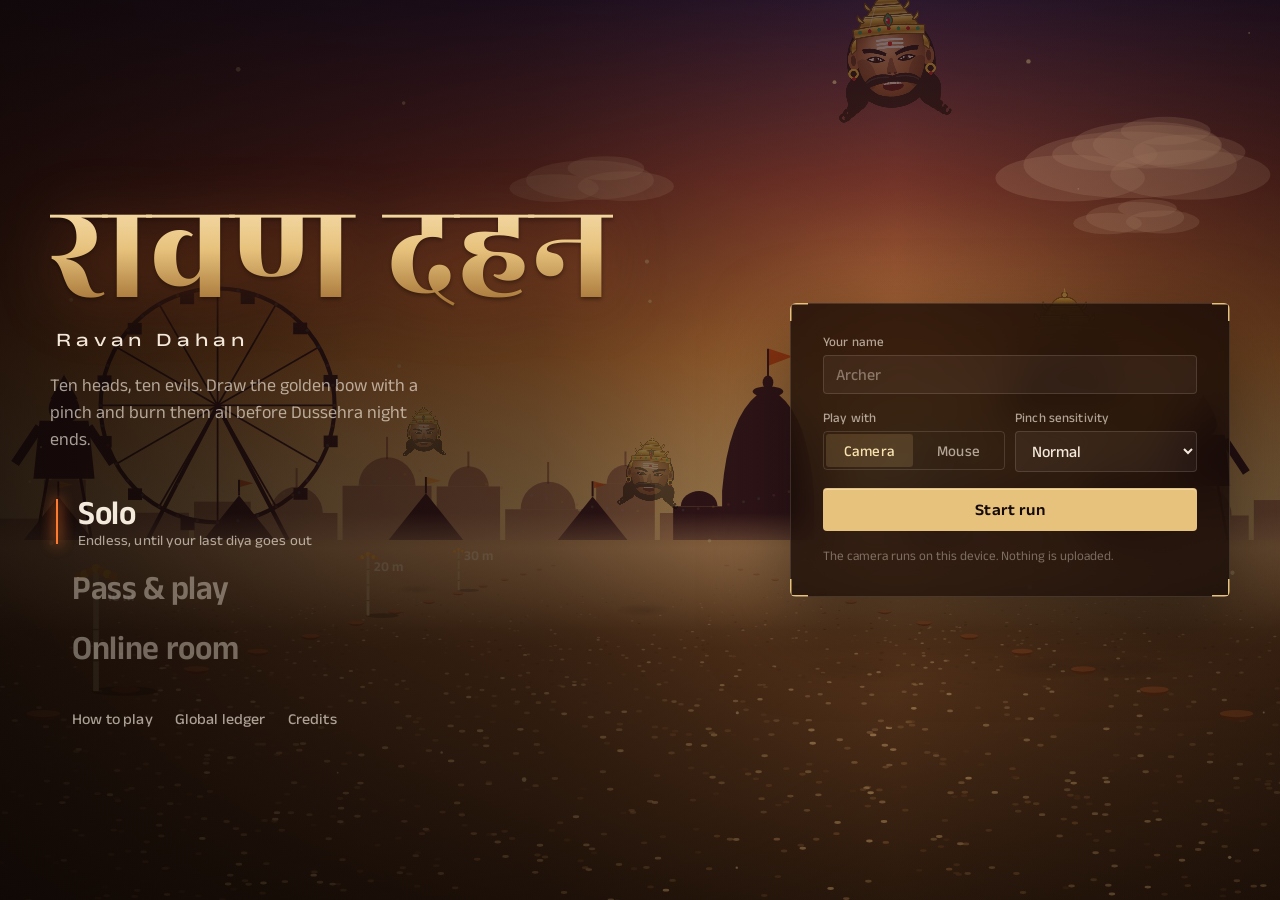
<file: ravan-dahan.html>
<!doctype html>
<html lang="en">
<head>
<meta charset="utf-8">
<meta name="viewport" content="width=device-width,initial-scale=1,viewport-fit=cover">
<title>Ravan Dahan</title>
<meta name="description" content="A Dussehra archery game. Pinch to draw a golden bow and burn Ravan's ten heads of evil. Solo, pass-and-play or online rooms.">
<link rel="preload" href="rozha-one.woff2" as="font" type="font/woff2" crossorigin>
<link rel="preload" href="anek-latin.woff2" as="font" type="font/woff2" crossorigin>
<link rel="stylesheet" href="game.css">
</head>
<body>
<canvas id="game" aria-label="Ramlila maidan"></canvas>

<!-- ======================= HUD ======================= -->
<div class="hud" id="hud" hidden>
  <div class="hcard left">
    <div class="avatar" id="avatar">A</div>
    <div class="who"><span class="hlabel" id="pname">Archer 1</span><span class="big" id="coins"><span class="coin"></span><span id="coinNum">0</span></span></div>
  </div>
  <div class="hcard mid">
    <div class="lvlrow"><span class="envdeva" id="envDeva" lang="hi">संध्या</span><span class="lvlmeta"><span class="lvl" id="lvl">Level 1</span><span class="env" id="envName">Sandhya, dusk</span></span><span class="clock" id="clock">2:00</span></div>
    <div class="segs" id="segs"><i><b></b></i><i><b></b></i><i><b></b></i><i><b></b></i></div>
    <div class="solobar" id="soloBar" hidden><b></b></div>
    <div class="solo-row" id="soloRow" hidden>
      <span class="lives" id="lives" aria-label="Lives"></span>
      <span class="escapes" id="escapes" aria-label="Heads escaped"></span>
    </div>
  </div>
  <div class="hcard right"><span class="hlabel">Heads down</span><span class="big" id="headNum">0</span><span class="chip" id="agniChip" hidden>AGNI ASTRA</span></div>
</div>
<div class="liveboard glass" id="liveBoard" hidden></div>
<div class="tally" id="tally" hidden></div>

<div class="controls" id="controls" hidden>
  <button class="mini" id="btnPause">Pause<kbd>Esc</kbd></button>
  <button class="mini" id="btnSkip">Skip turn</button>
  <button class="mini" id="btnQuit">Quit</button>
</div>

<div class="cam" id="cam" hidden>
  <video id="video" playsinline muted></video>
  <canvas id="camDots"></canvas>
  <span class="tag" id="camTag"><span id="camState">LOOKING FOR HAND</span><span id="camGap"></span></span>
</div>

<div class="rotate glass" id="rotateHint" hidden>Turn your phone sideways for a wider maidan</div>
<div class="hint glass" id="hint" hidden>Raise your hand to aim</div>
<div class="count" id="count" hidden></div>
<div id="banners"></div>
<div class="toast glass" id="toast" hidden></div>

<div class="bubble" id="bubble" hidden>
  <span class="who2"><b lang="hi">रावण</b><small>Ravan, Dashanan</small></span>
  <div class="txt" id="bubbleTxt"></div>
  <div class="btns" id="bubbleBtns"><button class="ghost" id="bubbleSkip">Skip intro</button><button id="bubbleNext">Next</button></div>
</div>
<button class="ghost skipbar" id="finaleSkip" hidden>Skip to results</button>

<!-- ======================= menu ======================= -->
<div class="panel" id="menu">
  <div class="menu">
    <div class="intro">
      <h1><span class="deva" lang="hi">रावण दहन</span><span class="latin">Ravan Dahan</span></h1>
      <p>Ten heads, ten evils. Draw the golden bow with a pinch and burn them all before Dussehra night ends.</p>
      <div class="modes" role="tablist" aria-label="Game mode" id="modeTabs">
        <button role="tab" data-mode="solo"><b>Solo</b><small>Endless, until your last diya goes out</small></button>
        <button role="tab" data-mode="local"><b>Pass &amp; play</b><small>2 to 5 archers on this device</small></button>
        <button role="tab" data-mode="online"><b>Online room</b><small>2 to 8 archers, each on their own device</small></button>
      </div>
      <div class="links"><button class="link" id="menuRules">How to play</button><button class="link" id="menuBoard">Global ledger</button><button class="link" id="menuCredits">Credits</button></div>
    </div>

    <div class="sheet setup">
      <div class="fieldset" id="fSolo">
        <label class="field"><span class="label">Your name</span><input id="soloName" maxlength="14" autocomplete="nickname" placeholder="Archer"></label>
      </div>

      <div class="fieldset" id="fLocal" hidden>
        <div class="row">
          <span class="label">Archers</span>
          <div class="stepper"><button class="ghost" id="pMinus" aria-label="One fewer archer">−</button><output id="pCount">2</output><button class="ghost" id="pPlus" aria-label="One more archer">+</button></div>
        </div>
        <div class="names" id="names"></div>
        <label class="field"><span class="label">Level length</span>
          <select id="levelLen"><option value="30">30 seconds, 2 min turn</option><option value="60">1 minute, 4 min turn</option><option value="120" selected>2 minutes, 8 min turn</option></select>
        </label>
      </div>

      <div class="fieldset" id="fOnline" hidden>
        <label class="field"><span class="label">Your name</span><input id="onName" maxlength="14" autocomplete="nickname" placeholder="Archer"></label>
        <div class="joinrow">
          <label class="field"><span class="label">Level length</span>
            <select id="onLen"><option value="30">30 s, 2 min run</option><option value="60" selected>1 min, 4 min run</option><option value="120">2 min, 8 min run</option></select>
          </label>
          <button id="btnCreate">Create room</button>
        </div>
        <div class="or">or join one</div>
        <div class="joinrow">
          <label class="field"><span class="label">Room code</span><input id="onCode" maxlength="4" autocomplete="off" placeholder="ABCD"></label>
          <button class="ghost" id="btnJoin">Join room</button>
        </div>
      </div>

      <div class="two">
        <div class="field"><span class="label">Play with</span>
          <div class="seg" id="inputSeg"><button data-input="camera" aria-pressed="true">Camera</button><button data-input="mouse" aria-pressed="false" id="inputMouseBtn">Mouse</button></div>
        </div>
        <label class="field"><span class="label">Pinch sensitivity</span>
          <select id="pinchSens"><option value="precise">Precise</option><option value="normal" selected>Normal</option><option value="relaxed">Relaxed</option></select>
        </label>
      </div>
      <div class="secure" id="secureNote" hidden><b>The camera needs an https link on phones.</b> This page was opened as a local file, so the browser blocks the camera. Open it from your https site to play by hand, or play with touch.</div>
      <div class="btns" id="startBtns"><button class="wide" id="btnStart">Start run</button></div>
      <span class="note" id="menuNote">The camera runs on this device. Nothing is uploaded.</span>
    </div>
  </div>
</div>

<!-- ======================= turn, results ======================= -->
<div class="panel" id="turn" hidden>
  <div class="sheet">
    <span class="label" id="tEyebrow">Archer 1 of 5</span>
    <h2 id="tTitle">Player 1</h2>
    <span class="sub" id="tSub"></span>
    <span class="netchip" id="netChip" hidden></span>
    <div class="evgrid" id="tGrid" hidden></div>
    <div class="ledger-wrap" id="ledgerWrap"><table id="ledger"></table></div>
    <div class="btns" id="tBtns"></div>
  </div>
</div>

<!-- ======================= online lobby ======================= -->
<div class="panel" id="lobby" hidden>
  <div class="sheet" style="width:min(560px,100%)">
    <span class="label">Share this code with your archers</span>
    <div class="coderow"><span class="code" id="lobbyCode">----</span><button class="ghost" id="copyLink">Copy invite link</button></div>
    <span class="sub" id="lobbySub"></span>
    <ul class="peers" id="peerList"></ul>
    <span class="note" id="lobbyNote"></span>
    <div class="btns" id="lobbyBtns"></div>
  </div>
</div>

<!-- ======================= dialogs ======================= -->
<div class="panel" id="dialog" hidden>
  <div class="sheet" style="width:min(520px,100%)">
    <span class="label" id="dEyebrow">Paused</span>
    <h2 id="dTitle">Paused</h2>
    <p id="dSub"></p>
    <div class="evgrid" id="dGrid" hidden></div>
    <div class="btns" id="dBtns"></div>
  </div>
</div>

<div class="panel" id="rulesPanel" hidden>
  <div class="sheet rules" style="width:min(620px,100%)">
    <h2>How to play</h2>
    <div class="tabs" role="tablist" id="ruleTabs">
      <button role="tab" data-mode="solo"><b>Solo</b><small>Endless</small></button>
      <button role="tab" data-mode="local"><b>Pass &amp; play</b><small>One device</small></button>
      <button role="tab" data-mode="online"><b>Online room</b><small>Own devices</small></button>
    </div>
    <ol id="ruleList"></ol>
    <p class="every">In every mode, aim with your knuckles, pinch to draw and open your fingers to loose. With a mouse or touch, press and hold, then release.</p>
    <div class="legend">
      <div><canvas id="icoHead" width="80" height="80"></canvas><strong>Head</strong><span>1 to 10 gold coins. Farther heads, later levels and hit streaks pay more.</span></div>
      <div><canvas id="icoCrown" width="80" height="80"></canvas><strong>Crowned</strong><span>Always 10 coins.</span></div>
      <div><canvas id="icoAgni" width="80" height="80"></canvas><strong>Agni Astra</strong><span>Fire arrows for 6 seconds that burn nearby heads.</span></div>
      <div><canvas id="icoMaya" width="80" height="80"></canvas><strong>Maya</strong><span>An illusion that flickers violet. Do not shoot it.</span></div>
    </div>
    <h3>The ten heads</h3>
    <div class="evils" id="evilList"></div>
    <div class="btns"><button id="rulesClose">Got it</button></div>
  </div>
</div>

<div class="panel" id="boardPanel" hidden>
  <div class="sheet boardsheet">
    <iframe id="boardFrame" title="Ravan Dahan global ledger"></iframe>
    <div class="row"><span class="note">Live from every device playing Ravan Dahan.</span><div class="btns"><button class="ghost" id="boardOpen">Open full screen</button><button id="boardClose">Back</button></div></div>
  </div>
</div>

<div class="panel" id="creditsPanel" hidden>
  <div class="sheet" style="width:min(580px,100%)">
    <span class="label">Credits</span>
    <h2>Ravan Dahan</h2>
    <dl class="credits" id="creditList"></dl>
    <div class="btns"><button id="creditsClose">Close</button></div>
  </div>
</div>

<script src="config.js"></script>
<script src="supabase.js" defer></script>
<script type="module" src="main.js"></script>
</body>
</html>
</file>
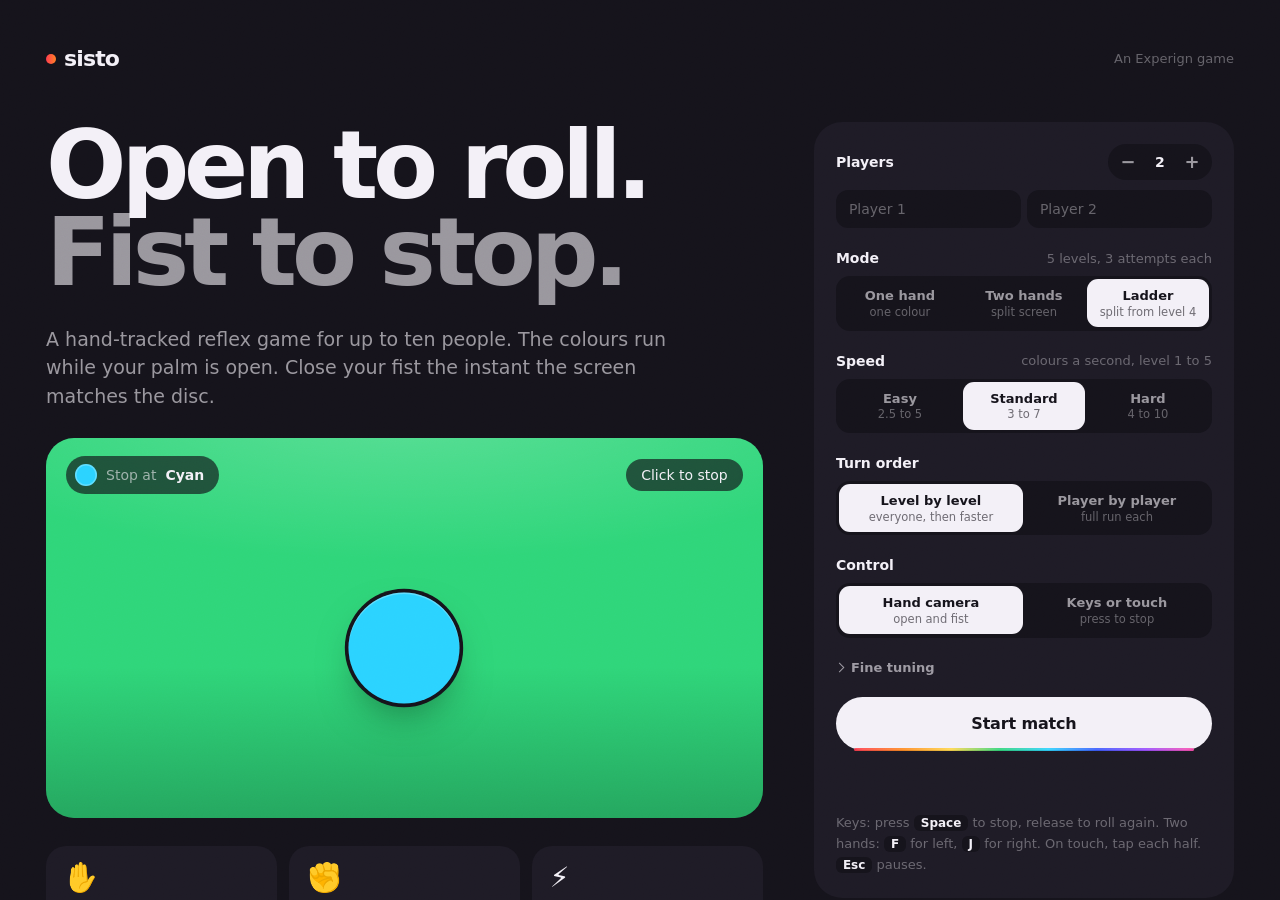
<file: sisto.html>
<!doctype html>
<html lang="en">
<head>
<meta charset="utf-8">
<meta name="viewport" content="width=device-width,initial-scale=1,viewport-fit=cover">
<meta name="theme-color" content="#15131b">
<title>Sisto</title>
<link rel="stylesheet" href="fonts.css">
<style>
:root{
  --ink:#15131b; --surface:#1e1b26; --raise:#29253a; --chalk:#f3f0f7;
  --haze:rgba(243,240,247,.6); --faint:rgba(243,240,247,.36); --line:rgba(243,240,247,.1); --line2:rgba(243,240,247,.18);
  --glass:rgba(24,21,31,.62);
  --ok:#3fe0a0; --mid:#ffc24a; --bad:#ff6b88;
  --font:'Geist',ui-sans-serif,system-ui,-apple-system,'Segoe UI',Roboto,sans-serif;
  --ease:cubic-bezier(.22,1,.36,1); --spring:cubic-bezier(.34,1.5,.64,1);
  --tape:linear-gradient(90deg,#ff3b4f,#ff8a1f,#ffd84a,#2fd67a,#2bd3ff,#3a5bff,#9a4dff,#ff4fae);
}
*{box-sizing:border-box;margin:0;padding:0}
[hidden]{display:none!important}
html,body{height:100%;background:var(--ink);color:var(--chalk);font-family:var(--font);font-size:15px;overflow:hidden;-webkit-font-smoothing:antialiased;-webkit-tap-highlight-color:transparent;font-feature-settings:"ss01","tnum"}
button,input,select{font:inherit;color:inherit}
button{cursor:pointer;background:none;border:0}
:focus-visible{outline:2px solid var(--chalk);outline-offset:3px;border-radius:10px}
body::after{content:"";position:fixed;inset:0;pointer-events:none;z-index:100;opacity:.05;mix-blend-mode:overlay;
  background-image:url("data:image/svg+xml,%3Csvg xmlns='http://www.w3.org/2000/svg' width='160' height='160'%3E%3Cfilter id='n'%3E%3CfeTurbulence type='fractalNoise' baseFrequency='.85' numOctaves='3' stitchTiles='stitch'/%3E%3C/filter%3E%3Crect width='100%25' height='100%25' filter='url(%23n)'/%3E%3C/svg%3E")}

/* view + overlay transitions */
.screen,.ov{position:fixed;inset:0;opacity:0;visibility:hidden;transition:opacity .5s var(--ease),transform .6s var(--ease),visibility 0s linear .6s}
.screen{transform:scale(.985)}
.screen.on,.ov.on{opacity:1;visibility:visible;transform:none;transition:opacity .5s var(--ease),transform .6s var(--ease),visibility 0s}
.ov{z-index:40;background:rgba(18,16,24,.8);backdrop-filter:blur(28px) saturate(1.2);-webkit-backdrop-filter:blur(28px) saturate(1.2);overflow:auto}

/* ================= menu ================= */
#menu{overflow:auto}
.wrap{max-width:1280px;margin:0 auto;padding:clamp(20px,3.6vw,48px);display:grid;grid-template-columns:minmax(0,1fr) minmax(330px,420px);gap:clamp(24px,4vw,64px);align-items:start;min-height:100%}
@media (max-width:920px){.wrap{grid-template-columns:1fr}}
.top{grid-column:1/-1;display:flex;justify-content:space-between;align-items:center}
.wordmark{font-weight:800;font-size:22px;letter-spacing:-.04em;display:flex;align-items:center;gap:8px}
.wordmark i{width:10px;height:10px;border-radius:50%;background:var(--tape);background-size:800% 100%;animation:tape 3.2s steps(8) infinite}
@keyframes tape{to{background-position:100% 0}}
.byline{color:var(--faint);font-size:13px}
.hero{display:flex;flex-direction:column;gap:28px;min-width:0}
.hero h1{font-weight:800;font-size:clamp(46px,7.4vw,104px);line-height:.92;letter-spacing:-.055em;max-width:11ch}
.hero h1 span{display:block;color:var(--haze)}
.lede{font-size:clamp(16px,1.6vw,19px);line-height:1.5;color:var(--haze);max-width:52ch}

/* demo — the hero is the game */
.demo{position:relative;border-radius:28px;overflow:hidden;height:clamp(280px,34vw,380px);cursor:pointer;user-select:none;-webkit-user-select:none;isolation:isolate}
.demo .amb{position:absolute;inset:0;background:#2a2635;transition:background-color 60ms linear}
.demo .sheen,.panel .sheen{position:absolute;inset:0;pointer-events:none;background:radial-gradient(120% 70% at 50% -10%,rgba(255,255,255,.22),transparent 60%),linear-gradient(to top,rgba(0,0,0,.22),transparent 40%)}
.demo .center{position:absolute;inset:40px 0 0 0;display:grid;place-items:center}
.demo .disc{width:clamp(96px,13vw,150px)}
.demo .say{position:absolute;left:20px;top:18px;right:20px;display:flex;justify-content:space-between;align-items:center;gap:12px}
.demo .res{position:absolute;inset:40px 0 0 0;display:grid;place-items:center;pointer-events:none}
.demo .res b{font-weight:900;font-size:clamp(40px,6vw,76px);letter-spacing:-.05em;color:var(--fg,#fff);opacity:0;transform:scale(.85);transition:opacity .35s var(--ease),transform .5s var(--spring)}
.demo.done .res b{opacity:1;transform:none}
.demo.done .center{opacity:0;transform:scale(.9);transition:opacity .3s,transform .4s var(--ease)}
.demo .center{transition:opacity .35s var(--ease),transform .5s var(--spring)}

.rules{display:grid;grid-template-columns:repeat(3,minmax(0,1fr));gap:12px}
@media (max-width:620px){.rules{grid-template-columns:1fr}}
.rule{padding:18px 18px 20px;border-radius:20px;background:var(--surface);display:flex;flex-direction:column;gap:10px}
.rule .g{font-size:28px;line-height:1}
.rule h3{font-size:17px;font-weight:700;letter-spacing:-.02em}
.rule p{color:var(--haze);font-size:14px;line-height:1.5}
.points{font-size:14px;line-height:1.65;color:var(--haze);max-width:68ch}
.points b{color:var(--chalk);font-weight:600}
.board{display:flex;flex-direction:column;gap:12px}
.board h2{font-size:17px;font-weight:700;letter-spacing:-.02em}
.board ol{list-style:none;display:flex;flex-direction:column}
.board li{display:grid;grid-template-columns:28px 1fr auto 64px;gap:12px;padding:10px 0;border-top:1px solid var(--line);font-size:14px;align-items:baseline}
.board li .r{color:var(--faint)} .board li .m{color:var(--faint);font-size:13px} .board li .t{text-align:right;font-weight:700}
.board .empty{color:var(--faint);font-size:14px;padding:10px 0;border-top:1px solid var(--line)}
.credit{color:var(--faint);font-size:13px}

/* setup */
.setup{position:sticky;top:24px;background:var(--surface);border-radius:28px;padding:22px;display:flex;flex-direction:column;gap:22px}
.grp{display:flex;flex-direction:column;gap:10px}
.grp>.h{display:flex;justify-content:space-between;align-items:center;font-size:14px;font-weight:600}
.grp>.h small{font-weight:400;color:var(--faint);font-size:13px}
.stepper{display:flex;align-items:center;background:var(--ink);border-radius:999px;padding:3px}
.stepper button{width:34px;height:30px;border-radius:999px;font-size:18px;line-height:1;color:var(--haze);transition:background .2s,color .2s}
.stepper button:hover{background:var(--raise);color:var(--chalk)}
.stepper output{min-width:30px;text-align:center;font-weight:700}
.names{display:grid;grid-template-columns:repeat(2,minmax(0,1fr));gap:6px}
.names input{width:100%;min-width:0;background:var(--ink);border:1px solid transparent;border-radius:12px;padding:10px 12px;font-size:14px;outline:none;transition:border-color .2s}
.names input::placeholder{color:var(--faint)}
.names input:focus{border-color:var(--line2)}
.seg{position:relative;display:grid;grid-template-columns:repeat(var(--n,3),minmax(0,1fr));gap:2px;background:var(--ink);border-radius:14px;padding:3px}
.seg .thumb{position:absolute;left:0;top:0;border-radius:11px;background:var(--chalk);pointer-events:none}
.seg.ready .thumb{transition:transform .5s var(--spring),width .4s var(--ease),height .4s var(--ease)}
.seg button{position:relative;z-index:1;padding:9px 6px 8px;border-radius:11px;text-align:center;font-size:13px;font-weight:600;color:var(--haze);transition:color .3s var(--ease);line-height:1.2}
.seg button small{display:block;font-weight:400;font-size:11.5px;color:var(--faint);margin-top:2px;transition:color .3s}
.seg button:hover{color:var(--chalk)}
.seg button[aria-pressed="true"]{color:var(--ink)}
.seg button[aria-pressed="true"] small{color:rgba(21,19,27,.6)}
details{font-size:13px;color:var(--haze)}
details summary{cursor:pointer;font-weight:600;color:var(--haze);list-style:none;display:flex;align-items:center;gap:8px}
details summary::before{content:"";width:6px;height:6px;border-right:1.5px solid currentColor;border-bottom:1.5px solid currentColor;transform:rotate(-45deg);transition:transform .3s var(--ease)}
details[open] summary::before{transform:rotate(45deg)}
details .inner{padding-top:14px;display:flex;flex-direction:column;gap:12px;line-height:1.5}
.row{display:flex;justify-content:space-between;align-items:center;gap:12px}
select{background:var(--ink);border:0;border-radius:10px;padding:8px 10px;font-size:13px}
.cta{position:relative;border-radius:999px;padding:17px 22px;font-weight:700;font-size:16px;letter-spacing:-.01em;background:var(--chalk);color:var(--ink);transition:transform .4s var(--spring)}
.cta::after{content:"";position:absolute;left:18px;right:18px;bottom:-1px;height:3px;border-radius:3px;background:var(--tape);opacity:.9}
.cta:hover{transform:translateY(-2px)}
.cta:active{transform:scale(.98)}
.cta:disabled{opacity:.6;cursor:wait}
.note{font-size:13px;line-height:1.5;color:var(--haze);min-height:1.5em}
.note.err{color:var(--bad)}
.keys{font-size:13px;color:var(--faint);line-height:1.6}
kbd{font-family:var(--font);font-size:12px;font-weight:600;background:var(--ink);border-radius:6px;padding:1px 7px;color:var(--chalk)}

/* ================= shared game atoms ================= */
.disc{aspect-ratio:1;border-radius:50%;background:var(--tc,#888);box-shadow:0 30px 90px -24px var(--tc,#000),inset 0 2px 1px rgba(255,255,255,.28),inset 0 -10px 30px rgba(0,0,0,.12);transition:transform .6s var(--spring),box-shadow .35s var(--ease)}
.rolling .disc{transform:scale(.74);box-shadow:0 0 0 5px var(--fg,#fff),0 26px 60px -22px rgba(0,0,0,.55),inset 0 2px 1px rgba(255,255,255,.28)}
.chip{display:inline-flex;align-items:center;gap:9px;background:rgba(18,16,24,.66);backdrop-filter:blur(14px);-webkit-backdrop-filter:blur(14px);color:var(--chalk);border-radius:999px;padding:8px 15px 8px 9px;font-size:14px;white-space:nowrap}
.chip .sw{width:22px;height:22px;border-radius:50%;background:var(--tc,#888);box-shadow:inset 0 0 0 1.5px rgba(255,255,255,.25)}
.chip b{font-weight:700}
.chip .dim{color:var(--haze)}
.chip.plain{padding:8px 15px}
.chip.warn{color:var(--mid)}

/* ================= play ================= */
.stage{position:absolute;inset:0;display:grid;grid-template-columns:1fr;touch-action:none;user-select:none;-webkit-user-select:none}
.stage[data-split="true"]{grid-template-columns:1fr 1fr}
.panel{position:relative;overflow:hidden;--fg:#f3f0f7;--tc:#888;color:var(--fg);transition:color var(--cd,90ms) linear;isolation:isolate}
.panel+.panel{box-shadow:inset 1px 0 0 rgba(0,0,0,.25)}
.panel .amb{position:absolute;inset:0;background:var(--surface);transition:background-color var(--cd,90ms) linear}
.panel .glow{position:absolute;inset:0;background:radial-gradient(60% 55% at 50% 48%,color-mix(in srgb,var(--tc) 30%,transparent),transparent 70%);transition:opacity .5s var(--ease)}
.panel.rolling .glow,.panel[data-state="frozen"] .glow{opacity:0}
.panel .flash{position:absolute;inset:0;background:#fff;opacity:0;pointer-events:none}
.panel.snap .flash{animation:flash .55s var(--ease)}
@keyframes flash{0%{opacity:.42}100%{opacity:0}}
.panel .tchip{position:absolute;top:88px;left:50%;transform:translateX(-50%);z-index:3}
.panel .mid{position:absolute;left:16px;right:16px;top:140px;bottom:56px;display:grid;place-items:center;z-index:2}
.panel .mid>*{grid-area:1/1}
.core{display:flex;flex-direction:column;align-items:center;gap:18px;text-align:center;transition:opacity .4s var(--ease),transform .55s var(--spring),filter .4s var(--ease)}
.core .disc{width:min(30vmin,250px)}
.stage[data-split="true"] .core .disc{width:min(22vmin,190px)}
.core .dname{font-weight:900;font-size:clamp(44px,9vmin,110px);line-height:.9;letter-spacing:-.055em;transition:transform .55s var(--spring),opacity .4s}
.stage[data-split="true"] .core .dname{font-size:clamp(34px,6.4vmin,84px)}
.panel.rolling .dname{transform:scale(.62);opacity:.9}
.panel[data-state="frozen"] .core{opacity:0;transform:scale(.86);filter:blur(10px)}
.verdict{display:flex;flex-direction:column;align-items:center;gap:8px;text-align:center;opacity:0;transform:scale(.88);filter:blur(12px);pointer-events:none;transition:opacity .45s var(--ease),transform .6s var(--spring),filter .45s var(--ease)}
.panel[data-state="frozen"] .verdict{opacity:1;transform:none;filter:none}
.verdict .w{font-weight:900;font-size:clamp(60px,14vmin,176px);line-height:.86;letter-spacing:-.065em}
.stage[data-split="true"] .verdict .w{font-size:clamp(44px,9.5vmin,120px)}
.verdict .p{font-weight:700;font-size:clamp(24px,4.6vmin,46px);letter-spacing:-.03em}
.verdict .m{display:flex;flex-wrap:wrap;gap:8px;justify-content:center;margin-top:10px}
.burst{width:min(30vmin,250px);aspect-ratio:1;border-radius:50%;border:3px solid var(--fg);opacity:0;pointer-events:none}
.panel.pop .burst{animation:burst .9s var(--ease)}
@keyframes burst{0%{transform:scale(.6);opacity:.9}100%{transform:scale(2.4);opacity:0}}

.hud{position:absolute;top:12px;left:12px;right:12px;height:60px;border-radius:20px;background:var(--glass);backdrop-filter:blur(22px) saturate(1.3);-webkit-backdrop-filter:blur(22px) saturate(1.3);display:grid;grid-template-columns:1fr auto 1fr;align-items:center;gap:12px;padding:0 8px 0 18px;z-index:10}
.hud .wordmark{font-size:20px}
.who{display:flex;flex-direction:column;align-items:center;gap:6px;min-width:0}
.who .n{font-weight:700;font-size:17px;letter-spacing:-.02em;white-space:nowrap;overflow:hidden;text-overflow:ellipsis;max-width:42vw}
.who .s{display:flex;align-items:center;gap:10px;font-size:12.5px;color:var(--haze)}
.segs{display:flex;gap:3px}
.segs i.gs{margin-left:5px}
.segs i{display:block;width:10px;height:6px;border-radius:3px;background:rgba(243,240,247,.16);transition:background .4s var(--ease),transform .4s var(--spring)}
.segs i.now{background:var(--chalk);transform:scaleY(1.35)}
.segs i.hit{background:var(--ok)} .segs i.close{background:var(--mid)} .segs i.miss{background:var(--bad)}
.segs i.split{-webkit-mask:linear-gradient(90deg,#000 45%,transparent 45% 55%,#000 55%);mask:linear-gradient(90deg,#000 45%,transparent 45% 55%,#000 55%)}
.hr{display:flex;justify-content:flex-end;align-items:center;gap:12px}
.score{text-align:right;line-height:1}
.score b{display:block;font-weight:800;font-size:24px;letter-spacing:-.03em}
.score span{font-size:12px;color:var(--haze)}
.tools{display:flex;gap:4px}
.ib{width:40px;height:40px;border-radius:13px;display:grid;place-items:center;color:var(--haze);transition:background .2s,color .2s}
.ib:hover{background:rgba(243,240,247,.08);color:var(--chalk)}
.ib svg{width:19px;height:19px;fill:none;stroke:currentColor;stroke-width:1.7;stroke-linecap:round;stroke-linejoin:round}
.ib.off{opacity:.4}
.ib.arm{background:var(--bad);color:#fff;width:auto;padding:0 12px;font-size:13px;font-weight:600}

.announce{position:absolute;inset:0;display:grid;place-items:center;z-index:12;pointer-events:none;background:rgba(18,16,24,.35);transition:opacity .35s var(--ease),visibility 0s linear .35s;opacity:0;visibility:hidden}
.announce.on{opacity:1;visibility:visible;transition:opacity .25s var(--ease),visibility 0s}
.abox{background:var(--glass);backdrop-filter:blur(24px);-webkit-backdrop-filter:blur(24px);border-radius:30px;padding:26px 34px 22px;display:flex;flex-direction:column;align-items:center;gap:14px;min-width:min(420px,88vw);transform:scale(.92);transition:transform .55s var(--spring)}
.announce.on .abox{transform:none}
.abox .k{font-size:14px;color:var(--haze)}
.abox .t{font-weight:900;font-size:clamp(40px,7vmin,76px);letter-spacing:-.055em;line-height:.95}
.abox .t.lv{background:var(--tape);background-size:200% 100%;-webkit-background-clip:text;background-clip:text;color:transparent;animation:slide 2s linear infinite}
@keyframes slide{to{background-position:200% 0}}
.abox .tg{display:flex;gap:10px;flex-wrap:wrap;justify-content:center}
.abox .bar{width:100%;height:3px;border-radius:2px;background:rgba(243,240,247,.12);overflow:hidden;margin-top:4px}
.abox .bar i{display:block;height:100%;background:var(--chalk);transform-origin:left;animation:bar var(--ad,1300ms) linear forwards}
@keyframes bar{from{transform:scaleX(1)}to{transform:scaleX(0)}}

.handhint{position:absolute;left:50%;top:140px;transform:translateX(-50%);z-index:13}
.cam{position:absolute;right:14px;bottom:14px;width:clamp(150px,16vw,220px);border-radius:18px;overflow:hidden;background:rgba(18,16,24,.8);backdrop-filter:blur(16px);-webkit-backdrop-filter:blur(16px);z-index:11}
.cam .vw{position:relative;aspect-ratio:4/3;background:#000}
.cam video{width:100%;height:100%;object-fit:cover;display:block;transform:scaleX(-1);opacity:.6}
.cam canvas{position:absolute;inset:0;width:100%;height:100%}
.tags{display:flex}
.tag{flex:1;padding:8px 10px;display:flex;flex-direction:column;gap:6px;font-size:12px}
.tag+.tag{box-shadow:inset 1px 0 0 var(--line)}
.tag .t{display:flex;justify-content:space-between;color:var(--haze)}
.tag .t b{color:var(--chalk);font-weight:600}
.meter{height:4px;background:rgba(243,240,247,.12);border-radius:2px;position:relative}
.meter i{position:absolute;left:0;top:0;bottom:0;border-radius:2px;transition:width .08s linear}
.meter::before,.meter::after{content:"";position:absolute;top:-3px;bottom:-3px;width:1.5px;background:rgba(243,240,247,.4);border-radius:1px}
.meter::before{left:var(--f,25%)}.meter::after{left:var(--o,60%)}

/* ================= gate ================= */
.gate{min-height:100%;display:flex;flex-direction:column;align-items:center;justify-content:center;gap:22px;padding:32px 20px;text-align:center}
.gate .k{color:var(--haze);font-size:15px}
.gate h2{font-weight:900;font-size:clamp(60px,12vw,156px);line-height:.86;letter-spacing:-.065em;max-width:92vw;overflow-wrap:anywhere}
.gate .chips{display:flex;gap:8px;flex-wrap:wrap;justify-content:center}
.gate .chips span{background:var(--surface);border-radius:999px;padding:8px 14px;font-size:13.5px;color:var(--haze)}
.ring{width:124px;height:124px;position:relative;display:grid;place-items:center}
.ring svg{position:absolute;inset:0;transform:rotate(-90deg)}
.ring .g{font-size:48px}
.gate .hint{font-size:15px;color:var(--haze);line-height:1.6;max-width:42ch}
.gate .cta{min-width:200px}
.mini{display:flex;gap:16px;flex-wrap:wrap;justify-content:center;font-size:13.5px;color:var(--faint)}
.mini b{color:var(--chalk);font-weight:600}

/* ================= ledger ================= */
.ledger{max-width:1140px;margin:0 auto;padding:clamp(20px,4vw,52px);display:flex;flex-direction:column;gap:26px}
.lhead{display:flex;justify-content:space-between;align-items:flex-end;gap:20px;flex-wrap:wrap}
.lhead .k{color:var(--haze);font-size:15px}
.lhead h2{font-weight:900;font-size:clamp(48px,8.4vw,112px);line-height:.86;letter-spacing:-.065em;margin-top:8px}
.lhead p{margin-top:14px;color:var(--haze);font-size:17px;line-height:1.5;max-width:56ch}
.acts{display:flex;gap:8px;flex-wrap:wrap}
.btn{border-radius:999px;padding:12px 18px;font-size:14px;font-weight:600;background:var(--surface);transition:background .2s,transform .3s var(--spring)}
.btn:hover{background:var(--raise)}
.btn.pri{background:var(--chalk);color:var(--ink)}
.btn:active{transform:scale(.97)}
.podium{display:grid;grid-template-columns:repeat(var(--n,3),minmax(0,1fr));gap:12px}
@media (max-width:700px){.podium{grid-template-columns:1fr}}
.pod{background:var(--surface);border-radius:24px;padding:20px 22px;display:flex;flex-direction:column;gap:6px;animation:rise .7s var(--spring) both;animation-delay:calc(var(--i)*90ms)}
.pod.first{background:linear-gradient(var(--raise),var(--raise)) padding-box,var(--tape) border-box;border:2px solid transparent}
.pod .rk{font-size:14px;color:var(--haze)}
.pod .nm{font-weight:800;font-size:24px;letter-spacing:-.035em;overflow:hidden;text-overflow:ellipsis;white-space:nowrap}
.pod .tt{font-weight:900;font-size:clamp(40px,5vw,60px);letter-spacing:-.05em;line-height:1}
.pod .st{font-size:13.5px;color:var(--haze)}
@keyframes rise{from{opacity:0;transform:translateY(16px) scale(.97)}to{opacity:1;transform:none}}
.tablewrap{overflow-x:auto;background:var(--surface);border-radius:24px}
table.lt{width:100%;border-collapse:collapse;font-size:14px;min-width:900px}
.lt th{font-weight:500;font-size:13px;color:var(--faint);text-align:left;padding:16px 14px 12px}
.lt td{padding:12px 10px;border-top:1px solid var(--line);vertical-align:middle}
.lt tbody tr{animation:rise .6s var(--ease) both;animation-delay:calc(var(--i)*45ms + 120ms)}
.lt tr.cur td{background:rgba(243,240,247,.04)}
.lt .rk{width:40px;color:var(--faint);font-weight:600}
.lt .nm{font-weight:700;font-size:16px;letter-spacing:-.02em;white-space:nowrap}
.lt .nm small{display:block;font-weight:400;font-size:12.5px;color:var(--faint);margin-top:2px;letter-spacing:0}
.lt .c{text-align:center;min-width:104px}
.lt .c .sw{display:flex;gap:7px;justify-content:center;margin-bottom:6px}
.lt .c .at{display:flex;flex-direction:column;align-items:center;gap:2px;padding-bottom:4px;border-bottom:2px solid var(--raise)}
.lt .c .at.hit{border-color:var(--ok)} .lt .c .at.close{border-color:var(--mid)} .lt .c .at.miss{border-color:var(--bad)}
.lt .c .pr{display:flex}
.lt .c .pr i{width:11px;height:11px;border-radius:50%;display:block;box-shadow:0 0 0 2px var(--surface)}
.lt .c .pr{gap:0} .lt .c .at .pr+.pr{margin-left:2px} .lt .c .at{flex-direction:row}
.lt .c .pr i.x{background:var(--raise)}
.lt .c b{font-weight:700}
.lt .c.empty{color:var(--faint)}
.lt .num{text-align:right;white-space:nowrap}
.lt .tot{font-size:20px;font-weight:800;letter-spacing:-.03em}
.legend{display:flex;gap:18px;flex-wrap:wrap;font-size:13px;color:var(--faint)}
.legend span{display:flex;align-items:center;gap:7px}
.legend i{width:10px;height:10px;border-radius:50%;display:inline-block}

.toast{position:fixed;left:50%;bottom:28px;transform:translate(-50%,20px);opacity:0;background:var(--chalk);color:var(--ink);padding:11px 18px;border-radius:999px;font-size:14px;font-weight:600;z-index:60;transition:opacity .3s var(--ease),transform .45s var(--spring);pointer-events:none}
.toast.on{opacity:1;transform:translate(-50%,0)}

@media (max-width:700px){
  .hud{grid-template-columns:1fr auto;padding-left:14px}
  .hud .wordmark{display:none}
  .who{align-items:flex-start}
  .tools .opt{display:none}
  .stage[data-split="true"] .tchip .dim{display:none}
  .stage[data-split="true"] .chip{font-size:12.5px}
  .panel .mid{bottom:40px}
  .cam{width:118px;right:8px;bottom:10px}
  .tag{padding:5px 6px;font-size:10.5px}
}
@media (prefers-reduced-motion:reduce){
  *,*::before,*::after{animation-duration:.01ms!important;animation-iteration-count:1!important;transition-duration:.01ms!important}
}
</style>
</head>
<body>

<!-- ================= MENU ================= -->
<section id="menu" class="screen on">
  <div class="wrap">
    <div class="top"><span class="wordmark"><i></i>sisto</span><span class="byline">An Experign game</span></div>

    <div class="hero">
      <h1>Open to roll.<span>Fist to stop.</span></h1>
      <p class="lede">A hand-tracked reflex game for up to ten people. The colours run while your palm is open. Close your fist the instant the screen matches the disc.</p>

      <div class="demo" id="demo" role="button" tabindex="0" aria-label="Try it: click to stop the colours">
        <div class="amb"></div><div class="sheen"></div>
        <div class="say"><span class="chip" id="demoChip"><i class="sw"></i><span class="dim">Stop at</span><b>Red</b></span><span class="chip plain" id="demoHint">Click to stop</span></div>
        <div class="center rolling"><div class="disc"></div></div>
        <div class="res"><b id="demoRes">Hit</b></div>
      </div>

      <div class="rules">
        <div class="rule"><span class="g">✋</span><h3>Open your hand</h3><p>The colours start rolling in a loop. Watch the order, then time your stop.</p></div>
        <div class="rule"><span class="g">✊</span><h3>Make a fist</h3><p>The colour freezes. Land on the disc’s colour, as close to the middle of its slot as you can.</p></div>
        <div class="rule"><span class="g">⚡</span><h3>Five levels</h3><p>Three attempts at each speed, then the loop gets faster. In Ladder, levels 4 and 5 split the screen for both hands.</p></div>
      </div>
      <p class="points"><b>A hit</b> scores 100 to 150 points by precision. <b>One slot off</b> scores 25. <b>Both hands on target</b> adds 100. Speed multiplies everything, with 5 colours a second as ×1. A full run is 15 attempts, and ties go to the steadier average timing.</p>

      <div class="board"><h2>Best runs on this device</h2><ol id="hofList"></ol></div>
      <p class="credit">Concept and direction by Ishan Upadhyay, Experign</p>
    </div>

    <aside class="setup">
      <div class="grp">
        <div class="h"><span>Players</span>
          <div class="stepper"><button id="pMinus" aria-label="Fewer players">−</button><output id="pCount">2</output><button id="pPlus" aria-label="More players">+</button></div>
        </div>
        <div class="names" id="names"></div>
      </div>
      <div class="grp"><div class="h"><span>Mode</span><small>5 levels, 3 attempts each</small></div>
        <div class="seg" id="modeSeg" style="--n:3">
          <button data-v="single">One hand<small>one colour</small></button>
          <button data-v="split">Two hands<small>split screen</small></button>
          <button data-v="ladder">Ladder<small>split from level 4</small></button>
        </div>
      </div>
      <div class="grp"><div class="h"><span>Speed</span><small>colours a second, level 1 to 5</small></div>
        <div class="seg" id="speedSeg" style="--n:3">
          <button data-v="easy">Easy<small>2.5 to 5</small></button>
          <button data-v="standard">Standard<small>3 to 7</small></button>
          <button data-v="hard">Hard<small>4 to 10</small></button>
        </div>
      </div>
      <div class="grp"><div class="h"><span>Turn order</span></div>
        <div class="seg" id="orderSeg" style="--n:2">
          <button data-v="level">Level by level<small>everyone, then faster</small></button>
          <button data-v="player">Player by player<small>full run each</small></button>
        </div>
      </div>
      <div class="grp"><div class="h"><span>Control</span></div>
        <div class="seg" id="inputSeg" style="--n:2">
          <button data-v="camera">Hand camera<small>open and fist</small></button>
          <button data-v="keys">Keys or touch<small>press to stop</small></button>
        </div>
      </div>
      <details>
        <summary>Fine tuning</summary>
        <div class="inner">
          <div class="row"><span>Gesture lag compensation</span>
            <select id="lagSel"><option value="0">Off</option><option value="40">40 ms</option><option value="80">80 ms</option><option value="120">120 ms</option></select></div>
          <div class="row"><span>Fist sensitivity</span>
            <select id="sensSel"><option value="strict">Strict</option><option value="normal">Normal</option><option value="loose">Loose</option></select></div>
          <span>The camera sees your hand a moment after it moves. Compensation rewinds the stop by that much, so you get the colour you saw.</span>
        </div>
      </details>
      <button class="cta" id="startBtn">Start match</button>
      <p class="note" id="menuNote"></p>
      <p class="keys">Keys: press <kbd>Space</kbd> to stop, release to roll again. Two hands: <kbd>F</kbd> for left, <kbd>J</kbd> for right. On touch, tap each half. <kbd>Esc</kbd> pauses.</p>
    </aside>
  </div>
</section>

<!-- ================= PLAY ================= -->
<section id="play" class="screen">
  <main class="stage" id="stage" data-split="false">
    <section class="panel" id="p0" data-state="idle">
      <div class="amb"></div><div class="glow"></div><div class="sheen"></div><div class="flash"></div>
      <div class="tchip chip"><i class="sw"></i><span class="dim">Stop at</span><b class="tn">Red</b><span class="dim side" hidden>left hand</span></div>
      <div class="mid">
        <div class="burst"></div>
        <div class="core"><div class="disc"></div><div class="dname">Red</div><span class="chip plain hint"></span></div>
        <div class="verdict"></div>
      </div>
    </section>
    <section class="panel" id="p1" data-state="idle" hidden>
      <div class="amb"></div><div class="glow"></div><div class="sheen"></div><div class="flash"></div>
      <div class="tchip chip"><i class="sw"></i><span class="dim">Stop at</span><b class="tn">Blue</b><span class="dim side">right hand</span></div>
      <div class="mid">
        <div class="burst"></div>
        <div class="core"><div class="disc"></div><div class="dname">Blue</div><span class="chip plain hint"></span></div>
        <div class="verdict"></div>
      </div>
    </section>
  </main>

  <header class="hud">
    <span class="wordmark"><i></i>sisto</span>
    <div class="who"><div class="n" id="hudName">—</div><div class="s"><span class="segs" id="hudDots"></span><span id="hudChance">1 of 5</span><span id="hudPace">5/s</span></div></div>
    <div class="hr">
      <div class="score"><b id="hudScore">0</b><span>points</span></div>
      <div class="tools">
        <button class="ib" id="btnLedger" title="Pause and see standings" aria-label="Standings"><svg viewBox="0 0 24 24"><path d="M5 7h14M5 12h14M5 17h9"/></svg></button>
        <button class="ib opt" id="btnSound" title="Sound" aria-label="Sound"><svg viewBox="0 0 24 24"><path d="M4 10v4h4l5 4V6L8 10H4z"/><path d="M16.5 9a4.5 4.5 0 0 1 0 6"/></svg></button>
        <button class="ib opt" id="btnFull" title="Full screen" aria-label="Full screen"><svg viewBox="0 0 24 24"><path d="M4 9V4h5M20 9V4h-5M4 15v5h5M20 15v5h-5"/></svg></button>
        <button class="ib" id="btnEnd" title="End match" aria-label="End match"><svg viewBox="0 0 24 24"><path d="M7 7l10 10M17 7L7 17"/></svg></button>
      </div>
    </div>
  </header>

  <div class="announce" id="announce"></div>
  <span class="handhint chip plain warn" id="handHint" hidden></span>
  <div class="cam" id="cam" hidden>
    <div class="vw"><video id="video" playsinline muted autoplay></video><canvas id="camDots"></canvas></div>
    <div class="tags" id="camTags"></div>
  </div>
</section>

<!-- ================= GATE ================= -->
<div class="ov" id="gate">
  <div class="gate">
    <span class="k" id="gateK">Player 1 of 2</span>
    <h2 id="gateName">Player</h2>
    <div class="chips" id="gateMeta"></div>
    <div class="ring" id="gateRing">
      <svg viewBox="0 0 124 124"><circle cx="62" cy="62" r="56" fill="none" stroke="rgba(243,240,247,.12)" stroke-width="5"/><circle id="gateArc" cx="62" cy="62" r="56" fill="none" stroke="#f3f0f7" stroke-width="5" stroke-linecap="round" stroke-dasharray="351.9" stroke-dashoffset="351.9"/></svg>
      <span class="g">✊</span>
    </div>
    <p class="hint" id="gateHint"></p>
    <button class="cta" id="gateBtn">Begin turn</button>
    <div class="mini" id="gateMini"></div>
  </div>
</div>

<!-- ================= LEDGER ================= -->
<div class="ov" id="ledgerOv">
  <div class="ledger">
    <div class="lhead">
      <div><span class="k" id="ledK">Standings</span><h2 id="ledTitle">Standings</h2><p id="ledLead"></p></div>
      <div class="acts" id="ledActs"></div>
    </div>
    <div class="podium" id="podium"></div>
    <div class="tablewrap"><table class="lt" id="ledTable"></table></div>
    <div class="legend">
      <span><i style="background:var(--ok)"></i>On target</span>
      <span><i style="background:var(--mid)"></i>One hand on target, or one slot off</span>
      <span><i style="background:var(--bad)"></i>Missed</span>
      <span>Each attempt shows the target over where you landed. Numbers are level totals</span>
    </div>
  </div>
</div>

<div class="toast" id="toast"></div>

<script>
(() => {
'use strict';
const $ = id => document.getElementById(id);

/* ================= constants ================= */
const LEVELS = 5, ATTEMPTS = 3, CHANCES = LEVELS * ATTEMPTS, MAX_PLAYERS = 10;
const MIN_ROLL = 650, WAIT_TIMEOUT = 15000, ROLL_TIMEOUT = 20000;
const COLORS = [
  { n:'Red',    c:'#ff3b4f' },
  { n:'Orange', c:'#ff8a1f' },
  { n:'Yellow', c:'#ffd84a' },
  { n:'Green',  c:'#2fd67a' },
  { n:'Cyan',   c:'#2bd3ff' },
  { n:'Blue',   c:'#3a5bff' },
  { n:'Purple', c:'#9a4dff' },
  { n:'Pink',   c:'#ff4fae' },
];
COLORS.forEach(k => { const v = parseInt(k.c.slice(1), 16); const L = (.2126*(v>>16) + .7152*(v>>8&255) + .0722*(v&255)) / 255; k.fg = L > .5 ? '#15131b' : '#ffffff'; });
const SPEEDS = {
  easy:     { label:'Easy',     rates:[2.5, 3, 3.5, 4, 5] },
  standard: { label:'Standard', rates:[3, 4, 5, 6, 7] },
  hard:     { label:'Hard',     rates:[4, 5, 6.5, 8, 10] },
};
const MODES = { single:'One hand', split:'Two hands', ladder:'Ladder' };
const SENS = { strict:{ fist:1.12, open:1.6 }, normal:{ fist:1.25, open:1.5 }, loose:{ fist:1.36, open:1.44 } };
const HAND_EDGES = [[0,1],[1,2],[2,3],[3,4],[0,5],[5,6],[6,7],[7,8],[5,9],[9,10],[10,11],[11,12],[9,13],[13,14],[14,15],[15,16],[13,17],[17,18],[18,19],[19,20],[0,17]];
const TV = new URL('.', location.href).href.slice(0,-1);
const MODEL = 'https://storage.googleapis.com/mediapipe-models/hand_landmarker/hand_landmarker/float16/1/hand_landmarker.task';
const TOUCH = matchMedia('(pointer:coarse)').matches;
const RM = matchMedia('(prefers-reduced-motion: reduce)').matches;

const mod = (a, n) => ((a % n) + n) % n;
const esc = s => String(s).replace(/[&<>"']/g, ch => ({ '&':'&amp;','<':'&lt;','>':'&gt;','"':'&quot;',"'":'&#39;' }[ch]));
const shuffle = a => { for (let i = a.length - 1; i > 0; i--) { const j = Math.floor(Math.random() * (i + 1)); [a[i], a[j]] = [a[j], a[i]]; } return a; };
const store = {
  get(k, d){ try { const v = localStorage.getItem(k); return v ? JSON.parse(v) : d; } catch(e){ return d; } },
  set(k, v){ try { localStorage.setItem(k, JSON.stringify(v)); } catch(e){} },
};
const ov = (id, on) => $(id).classList.toggle('on', !!on);
const isOn = id => $(id).classList.contains('on');
function view(name){ $('menu').classList.toggle('on', name === 'menu'); $('play').classList.toggle('on', name === 'play'); }
function tween(el, to, ms = 650){
  const from = el._v ?? 0; el._v = to; cancelAnimationFrame(el._r);
  if (RM || from === to){ el.textContent = to; return; }
  const t0 = performance.now();
  const f = now => { const k = Math.min(1, (now - t0) / ms), e = 1 - Math.pow(1 - k, 3); el.textContent = Math.round(from + (to - from) * e); if (k < 1) el._r = requestAnimationFrame(f); };
  el._r = requestAnimationFrame(f);
}
function setNum(el, v){ cancelAnimationFrame(el._r); el._v = v; el.textContent = v; }

/* ================= state ================= */
const cfg = Object.assign({ count:2, names:[], mode:'ladder', speed:'standard', order:'level', input:'camera', lag:40, sens:'normal' }, store.get('sisto.cfg', {}));
if (![0,40,80,120].includes(+cfg.lag)) cfg.lag = 40;
if (!SPEEDS[cfg.speed]) cfg.speed = 'standard';
if (!['level','player'].includes(cfg.order)) cfg.order = 'level';
delete cfg.pace;
const S = { phase:'menu', match:null, turn:0, attempt:0, split:false, rate:5, panels:[], readyUntil:0, resultUntil:0, gateHold:0, lastT:0, sound:true, prevPhase:null, ledgerFinal:false, lastBonus:0 };
// gesture state per side. 'open' rolls the colours, 'fist' stops them. Keys and touch: press = fist.
const G = [mkG(), mkG()];
function mkG(){ return { state:'open', since:0, pressAt:-1e9, src:'key', seen:-1e9, ratio:0, cand:null, candSince:0, candN:0, lastOpenAt:-1e9 }; }

/* ================= menu ================= */
const saveCfg = () => store.set('sisto.cfg', cfg);
const segPaint = [];
function segInit(id, key){
  const seg = $(id), thumb = document.createElement('i'); thumb.className = 'thumb'; seg.prepend(thumb);
  const paint = () => {
    let sel = null;
    seg.querySelectorAll('button').forEach(b => { const on = b.dataset.v === String(cfg[key]); b.setAttribute('aria-pressed', String(on)); if (on) sel = b; });
    if (sel){ thumb.style.transform = `translate(${sel.offsetLeft}px,${sel.offsetTop}px)`; thumb.style.width = sel.offsetWidth + 'px'; thumb.style.height = sel.offsetHeight + 'px'; }
  };
  seg.addEventListener('click', e => { const b = e.target.closest('button'); if (!b) return; cfg[key] = b.dataset.v; paint(); saveCfg(); });
  segPaint.push(paint); paint();
  requestAnimationFrame(() => requestAnimationFrame(() => seg.classList.add('ready')));
}
segInit('modeSeg', 'mode'); segInit('speedSeg', 'speed'); segInit('orderSeg', 'order'); segInit('inputSeg', 'input');
const repaintSegs = () => segPaint.forEach(f => f());
document.fonts?.ready.then(repaintSegs);
addEventListener('resize', repaintSegs);
$('lagSel').value = String(cfg.lag); $('lagSel').onchange = e => { cfg.lag = +e.target.value; saveCfg(); };
$('sensSel').value = cfg.sens; $('sensSel').onchange = e => { cfg.sens = e.target.value; saveCfg(); };

function renderNames(){
  $('pCount').textContent = cfg.count;
  const box = $('names'); box.innerHTML = '';
  for (let i = 0; i < cfg.count; i++){
    const inp = document.createElement('input');
    inp.maxLength = 16; inp.placeholder = `Player ${i+1}`; inp.value = cfg.names[i] || ''; inp.setAttribute('aria-label', `Player ${i+1} name`);
    inp.addEventListener('input', e => { cfg.names[i] = e.target.value; saveCfg(); });
    box.appendChild(inp);
  }
}
$('pMinus').onclick = () => { cfg.count = Math.max(1, cfg.count - 1); renderNames(); saveCfg(); };
$('pPlus').onclick = () => { cfg.count = Math.min(MAX_PLAYERS, cfg.count + 1); renderNames(); saveCfg(); };
renderNames();

function renderHof(){
  const hof = store.get('sisto.hof', []);
  $('hofList').innerHTML = hof.length
    ? hof.slice(0, 6).map((h, i) => `<li><span class="r">${i+1}</span><span>${esc(h.name)}</span><span class="m">${esc(h.mode)}, ${esc(h.speed || h.pace || '').toLowerCase()}</span><span class="t">${h.total}</span></li>`).join('')
    : '<li class="empty">No finished runs yet. Finish all five levels and your total lands here.</li>';
}
renderHof();

$('startBtn').addEventListener('click', async () => {
  audio();
  const btn = $('startBtn'), note = $('menuNote');
  note.className = 'note'; note.textContent = '';
  if (cfg.input === 'camera' && !hands){
    btn.disabled = true;
    try { await initCamera(); }
    catch(err){ btn.disabled = false; note.className = 'note err'; note.textContent = cameraError(err); return; }
    btn.disabled = false;
  }
  if (cfg.input !== 'camera') stopCamera();
  startMatch();
});

/* ---------- hero demo: the actual mechanic, playable with a click ---------- */
const D = { el:$('demo'), amb:$('demo').querySelector('.amb'), p:null, state:'roll', until:0, lastBg:'' };
function demoNew(t){
  const n = COLORS.length, seq = shuffle([...Array(n).keys()]), target = Math.floor(Math.random() * n);
  D.p = { seq, target, tpos:seq.indexOf(target), offset:Math.random() * n, t0:t, X:0 };
  D.state = 'roll'; D.el.classList.remove('done');
  const c = COLORS[target];
  D.el.style.setProperty('--tc', c.c);
  $('demoChip').innerHTML = `<i class="sw"></i><span class="dim">Stop at</span><b>${c.n}</b>`;
  $('demoHint').textContent = TOUCH ? 'Tap to stop' : 'Click to stop';
}
function demoStop(){
  if (D.state !== 'roll') return;
  audio();
  const p = D.p; D.state = 'done'; D.until = performance.now() + 1500;
  const n = p.seq.length; let d = mod(p.X - (p.tpos + .5), n); if (d > n / 2) d -= n;
  const hit = p.seq[mod(Math.floor(p.X), n)] === p.target, ms = Math.round(Math.abs(d) / 4 * 1000);
  $('demoRes').textContent = hit ? 'Hit' : `${ms} ms ${d < 0 ? 'early' : 'late'}`;
  $('demoHint').textContent = hit ? 'Nice. Again in a second' : 'Again in a second';
  D.el.classList.add('done');
  hit ? sfx.hit(false) : sfx.miss();
}
D.el.addEventListener('pointerdown', demoStop);
D.el.addEventListener('keydown', e => { if (e.code === 'Space' || e.code === 'Enter'){ e.preventDefault(); demoStop(); } });
function demoFrame(t){
  if (!isOn('menu')) return;
  if (!D.p) demoNew(t);
  if (D.state === 'done' && t > D.until) demoNew(t);
  const p = D.p;
  if (D.state === 'roll') p.X = p.offset + (t - p.t0) / 1000 * 4;
  const ci = p.seq[mod(Math.floor(p.X), p.seq.length)], col = COLORS[ci];
  if (col.c !== D.lastBg){ D.amb.style.backgroundColor = col.c; D.el.style.setProperty('--fg', col.fg); D.lastBg = col.c; }
}

/* ================= audio ================= */
let AC = null;
function audio(){ try { if (!AC) AC = new (window.AudioContext || window.webkitAudioContext)(); if (AC.state === 'suspended') AC.resume(); } catch(e){} return AC; }
function tone(f, d, type = 'sine', g = .08, delay = 0, pan = 0){
  if (!S.sound || !AC) return;
  const t = AC.currentTime + delay, o = AC.createOscillator(), a = AC.createGain();
  o.type = type; o.frequency.setValueAtTime(f, t);
  a.gain.setValueAtTime(0, t); a.gain.linearRampToValueAtTime(g, t + .006); a.gain.exponentialRampToValueAtTime(.0001, t + d);
  let node = a;
  if (AC.createStereoPanner && pan){ const p = AC.createStereoPanner(); p.pan.value = pan; a.connect(p); node = p; }
  o.connect(a); node.connect(AC.destination); o.start(t); o.stop(t + d + .02);
}
const sfx = {
  tick(ci, side){ tone(520 + ci * 48, .05, 'sine', .045, 0, S.split ? (side ? .6 : -.6) : 0); },
  hit(perfect){ [660, 880, 1320].concat(perfect ? [1760] : []).forEach((f, i) => tone(f, .22, 'triangle', .08, i * .055)); },
  close(){ tone(560, .14, 'triangle', .07); tone(420, .18, 'triangle', .06, .08); },
  miss(){ tone(180, .3, 'triangle', .09); tone(130, .32, 'triangle', .07, .07); },
  go(){ tone(740, .1, 'sine', .07); tone(1110, .14, 'sine', .05, .06); },
  level(){ [440, 660, 880, 1320].forEach((f, i) => tone(f, .16, 'triangle', .06, i * .07)); },
  soon(){ tone(300, .12, 'sine', .07); },
};

/* ================= match flow ================= */
function startMatch(){
  const players = [];
  for (let i = 0; i < cfg.count; i++) players.push({ name:(cfg.names[i] || '').trim() || `Player ${i+1}`, chances:[] });
  // the schedule is a list of turns; each turn is one player at one level, played as 3 attempts
  const schedule = [];
  if (cfg.order === 'player'){ for (let i = 0; i < players.length; i++) for (let L = 0; L < LEVELS; L++) schedule.push({ pi:i, level:L }); }
  else { for (let L = 0; L < LEVELS; L++) for (let i = 0; i < players.length; i++) schedule.push({ pi:i, level:L }); }
  S.match = { players, schedule, mode:cfg.mode, speed:cfg.speed, order:cfg.order, input:cfg.input, startedAt:Date.now(), done:false };
  S.turn = 0; S.attempt = 0;
  G[0] = mkG(); G[1] = mkG(); keysDown.clear(); ptrSide.clear();
  ov('ledgerOv', false);
  view('play');
  $('cam').hidden = cfg.input !== 'camera';
  try { navigator.wakeLock?.request('screen').then(w => S.wake = w).catch(() => {}); } catch(e){}
  idlePanels();
  showGate();
}
const turn = () => S.match.schedule[Math.min(S.turn, S.match.schedule.length - 1)];
const curPlayer = () => S.match.players[turn().pi];
const curLevel = () => turn().level;
const isSplitAt = L => S.match.mode === 'split' || (S.match.mode === 'ladder' && L >= 3);
const rateAt = L => SPEEDS[S.match.speed].rates[L];

function showGate(){
  S.phase = 'gate'; S.gateHold = 0;
  ov('announce', false);
  const p = curPlayer(), n = S.match.players.length, m = S.match;
  const L = curLevel();
  $('gateK').textContent = `Level ${L+1} of ${LEVELS}` + (n > 1 ? `, player ${turn().pi+1} of ${n}` : '');
  $('gateName').textContent = p.name;
  $('gateMeta').innerHTML = [`${rateAt(L)} colours a second`, `${ATTEMPTS} attempts`, isSplitAt(L) ? 'Both hands' : 'One hand'].map(t => `<span>${esc(t)}</span>`).join('');
  const cam = m.input === 'camera';
  $('gateRing').hidden = !cam;
  $('gateHint').textContent = cam
    ? 'Make a fist and hold it to begin. Then open your hand to roll the colours, and close it to stop.'
    : TOUCH ? 'The colours roll by themselves. Tap to stop them on the disc’s colour.'
            : 'The colours roll by themselves. Press Space to stop them on the disc’s colour.';
  const ranked = rankPlayers().filter(x => x.p.chances.length);
  $('gateMini').innerHTML = ranked.slice(0, 5).map((x, i) => `<span>${i+1}. ${esc(x.p.name)} <b>${x.total}</b></span>`).join('');
  $('gateArc').style.strokeDashoffset = 351.9;
  ov('gate', true);
  updateHud(false); idlePanels();
}
$('gateBtn').onclick = () => { audio(); if (S.phase === 'gate') beginChance(); };

function idlePanels(){
  for (const el of PE){
    el.root.dataset.state = 'idle'; el.root.classList.remove('rolling', 'pop', 'snap');
    el.amb.style.backgroundColor = ''; el.root.style.setProperty('--fg', '#f3f0f7'); el.lastBg = '';
  }
}

function beginChance(){
  ov('gate', false);
  const L = curLevel(), a = S.attempt, n = COLORS.length;
  S.lastBonus = 0;
  S.split = isSplitAt(L); S.rate = rateAt(L);
  const pool = shuffle([...Array(n).keys()]);
  const targets = S.split ? [pool[0], pool[1]] : [pool[0]];
  S.panels = targets.map((target, side) => {
    const seq = shuffle([...Array(n).keys()]);
    let offset = Math.random() * n;
    if (seq[mod(Math.floor(offset), n)] === target) offset += 2.5;
    return { side, seq, target, tpos:seq.indexOf(target), offset, state:'ready', t0:0, X:offset, res:null, lastSlot:null, waitStart:0, note:'' };
  });
  layoutStage();
  const t = performance.now();
  const fresh = a === 0, splitStart = S.match.mode === 'ladder' && L === 3 && fresh;
  const dur = splitStart ? 2600 : fresh ? 1900 : 1400;
  const tg = S.panels.map(p => { const c = COLORS[p.target]; return `<span class="chip" style="--tc:${c.c}"><i class="sw"></i>${S.split ? `<span class="dim">${p.side ? 'Right' : 'Left'}</span>` : ''}<b>${c.n}</b></span>`; }).join('');
  const kick = splitStart ? `Both hands from here, ${S.rate} colours a second` : `${S.rate} colours a second, attempt ${a+1} of ${ATTEMPTS}`;
  $('announce').innerHTML = `<div class="abox"><span class="k">${kick}</span><span class="t ${fresh && L ? 'lv' : ''}">${fresh ? `Level ${L+1}` : 'Stop at'}</span><div class="tg">${tg}</div><div class="bar"><i style="--ad:${dur}ms"></i></div></div>`;
  ov('announce', true);
  fresh && L ? sfx.level() : sfx.go();
  S.readyUntil = t + dur;
  S.phase = 'ready';
  updateHud(false);
}

function layoutStage(){
  $('stage').dataset.split = String(S.split);
  PE[1].root.hidden = !S.split;
  PE[0].root.querySelector('.side').hidden = !S.split;
  const cd = Math.round(Math.min(60, 250 / S.rate)) + 'ms';   // short crossfade: smooth, but never lags the real colour
  for (const p of S.panels){
    const el = PE[p.side], c = COLORS[p.target];
    el.root.style.setProperty('--tc', c.c); el.root.style.setProperty('--cd', cd);
    el.root.querySelector('.tn').textContent = c.n;
    el.root.querySelector('.dname').textContent = c.n;
    el.verdict.innerHTML = '';
    el.root.classList.remove('pop', 'snap', 'rolling');
    el.lastHint = null; el.lastBg = ''; el.amb.style.backgroundColor = ''; el.root.style.setProperty('--fg', '#f3f0f7');
  }
}

function controlHint(side, rolling){
  const lr = side ? 'right' : 'left';
  if (S.match.input === 'camera'){
    if (rolling) return S.split ? `✊ Fist your ${lr} hand to stop` : '✊ Make a fist to stop';
    return S.split ? `✋ Open your ${lr} hand to roll` : '✋ Open your hand to roll';
  }
  if (TOUCH) return rolling ? (S.split ? `Tap the ${lr} half to stop` : 'Tap to stop') : 'Lift your finger to roll';
  const key = S.split ? (side ? 'J' : 'F') : 'Space';
  return rolling ? `Press ${key} to stop` : `Release ${key} to roll`;
}
const lagFor = g => g.src === 'cam' ? (cfg.lag || 0) : 0;

function step(t){
  const dt = Math.min(100, t - (S.lastT || t)); S.lastT = t;
  if (S.phase === 'gate' && S.match.input === 'camera'){
    const g = G[0], seenNow = t - g.seen < 260;
    if (seenNow && g.state === 'fist') S.gateHold += dt; else S.gateHold = Math.max(0, S.gateHold - dt * 2);
    $('gateArc').style.strokeDashoffset = 351.9 * (1 - Math.min(1, S.gateHold / 900));
    if (S.gateHold >= 900){ S.gateHold = 0; beginChance(); }
  }
  else if (S.phase === 'ready'){
    if (t >= S.readyUntil){
      ov('announce', false); S.phase = 'live';
      for (const p of S.panels){ p.state = 'wait'; p.waitStart = t; }
    }
  }
  else if (S.phase === 'live'){
    const cam = S.match.input === 'camera';
    for (const p of S.panels){
      const g = G[p.side];
      if (p.state === 'wait'){
        if (g.state === 'open' && (!cam || t - g.seen < 400) && !(p.note && t < p.noteUntil && !cam)){ p.state = 'roll'; p.t0 = t; p.lastSlot = null; p.note = ''; }
        else if (t - p.waitStart > WAIT_TIMEOUT) forfeit(p);
      } else if (p.state === 'roll'){
        if (g.pressAt > p.t0){
          if (g.pressAt - p.t0 < MIN_ROLL){ p.state = 'wait'; p.waitStart = t; p.note = 'Too quick. Let it roll a beat'; p.noteUntil = t + 900; sfx.soon(); }
          else freeze(p, g.pressAt - lagFor(g));
        } else if (t - p.t0 > ROLL_TIMEOUT) freeze(p, t);
      }
    }
    if (S.panels.every(p => p.state === 'frozen')) finishChance(t);
  }
  else if (S.phase === 'result'){
    if (t >= S.resultUntil) advance();
  }
}

const xAt = (p, t) => p.offset + (t - p.t0) / 1000 * S.rate;

function freeze(p, tf){
  tf = Math.max(tf, p.t0 + MIN_ROLL);
  p.X = xAt(p, tf); p.state = 'frozen';
  p.res = scoreSide(p);
  paintVerdict(p);
  const el = PE[p.side];
  el.root.classList.remove('snap', 'pop'); void el.root.offsetWidth;
  el.root.classList.add('snap'); if (p.res.hit) el.root.classList.add('pop');
  if (p.res.hit) sfx.hit(p.res.perfect); else if (p.res.close) sfx.close(); else sfx.miss();
}
function forfeit(p){
  p.state = 'frozen'; p.X = p.offset;
  p.res = { target:p.target, landed:null, hit:false, close:false, perfect:false, forfeit:true, pts:0, errMs:null, verdict:'No stop' };
  paintVerdict(p); sfx.miss();
}
function paintVerdict(p){
  const r = p.res, el = PE[p.side];
  const timing = r.errMs == null ? 'The colours never rolled' : Math.abs(r.errMs) <= 4 ? 'Dead centre' : `${Math.abs(r.errMs)} ms ${r.errMs < 0 ? 'early' : 'late'}`;
  const landed = r.landed == null ? '' : `<span class="chip" style="--tc:${COLORS[r.landed].c}"><i class="sw"></i><span class="dim">Landed</span><b>${COLORS[r.landed].n}</b></span>`;
  el.verdict.innerHTML = `<div class="w">${r.verdict}</div><div class="p">+<span class="pn">0</span></div><div class="m">${landed}<span class="chip plain">${timing}</span></div>`;
  tween(el.verdict.querySelector('.pn'), r.pts, 700);
}

function scoreSide(p){
  const n = p.seq.length, X = p.X, k = Math.floor(X), phase = X - k;
  const landed = p.seq[mod(k, n)];
  let d = mod(X - (p.tpos + .5), n); if (d > n / 2) d -= n;
  const errMs = Math.round(d / S.rate * 1000);
  const hit = landed === p.target, close = !hit && Math.abs(d) < 1.5;
  const precision = hit ? 1 - Math.abs(phase - .5) * 2 : 0;
  const base = hit ? 100 + Math.round(50 * precision) : close ? 25 : 0;
  const pts = Math.round(base * S.rate / 5);
  const perfect = hit && precision >= .7;
  const verdict = hit ? (perfect ? 'Perfect' : 'Hit') : close ? (d < 0 ? 'Early' : 'Late') : 'Miss';
  return { target:p.target, landed, hit, close, perfect, forfeit:false, pts, errMs, verdict, precision };
}

function finishChance(t){
  const sides = S.panels.map(p => p.res);
  const both = S.split && sides.every(s => s.hit);
  const bonus = both ? Math.round(100 * S.rate / 5) : 0;
  const total = sides.reduce((a, s) => a + s.pts, 0) + bonus;
  const cls = sides.every(s => s.hit) ? 'hit' : sides.some(s => s.hit || s.close) ? 'close' : 'miss';
  curPlayer().chances.push({ level:curLevel(), attempt:S.attempt, split:S.split, rate:S.rate, sides, bonus, total, cls });
  S.lastBonus = bonus;
  if (bonus){
    for (const p of S.panels) PE[p.side].verdict.querySelector('.m')?.insertAdjacentHTML('beforeend', `<span class="chip plain">Both hands +${bonus}</span>`);
    setTimeout(() => sfx.level(), 260);
  }
  S.phase = 'result';
  S.resultUntil = t + (S.split ? 2700 : 2100);
  updateHud(true);
}

function advance(){
  S.attempt++;
  if (S.attempt >= ATTEMPTS){
    S.attempt = 0; S.turn++;
    if (S.turn >= S.match.schedule.length){ endMatch(); return; }
    showGate(); return;
  }
  beginChance();
}

function endMatch(){
  S.phase = 'final'; S.match.done = true;
  ov('announce', false); ov('gate', false);
  const hof = store.get('sisto.hof', []);
  for (const p of S.match.players) if (p.chances.length === CHANCES) hof.push({ name:p.name, total:sum(p), mode:MODES[S.match.mode], speed:SPEEDS[S.match.speed].label, at:Date.now() });
  hof.sort((a, b) => b.total - a.total); store.set('sisto.hof', hof.slice(0, 20));
  openLedger(true);
}

/* ================= stats & ledger ================= */
const sum = p => p.chances.reduce((a, c) => a + c.total, 0);
function stats(p){
  let sidesN = 0, hits = 0; const errs = [];
  for (const c of p.chances) for (const s of c.sides){ sidesN++; if (s.hit) hits++; if (s.errMs != null) errs.push(Math.abs(s.errMs)); }
  return { total:sum(p), sidesN, hits, avg: errs.length ? Math.round(errs.reduce((a, b) => a + b, 0) / errs.length) : null, best: p.chances.reduce((m, c) => Math.max(m, c.total), 0) };
}
function rankPlayers(){
  return S.match.players.map((p, i) => ({ p, i, ...stats(p) }))
    .sort((a, b) => b.total - a.total || (a.avg ?? 1e9) - (b.avg ?? 1e9) || a.i - b.i);
}
// one cell per level: three attempts (target dot over landed dot), then the level total
function levelCell(p, L){
  const cs = p.chances.filter(c => c.level === L);
  if (!cs.length) return '<td class="c empty">–</td>';
  const at = cs.map(c => `<span class="at ${c.cls}" title="Attempt ${c.attempt+1}: ${c.total} points${c.bonus ? `, both hands +${c.bonus}` : ''}">${c.sides.map(s => `<span class="pr" style="flex-direction:column"><i style="background:${COLORS[s.target].c}"></i>${s.forfeit ? '<i class="x"></i>' : `<i style="background:${COLORS[s.landed].c};margin:-3px 0 0"></i>`}</span>`).join('')}</span>`).join('');
  return `<td class="c"><div class="sw">${at}</div><b>${cs.reduce((a, c) => a + c.total, 0)}</b></td>`;
}
const statLine = r => `${r.hits} of ${r.sidesN} on target${r.avg != null ? `, ${r.avg} ms off on average` : ''}`;
function openLedger(final){
  S.ledgerFinal = final;
  if (!final){ S.prevPhase = S.phase; S.phase = 'paused'; ov('announce', false); }
  const R = rankPlayers(), m = S.match;
  $('ledK').textContent = final ? `${MODES[m.mode]}, ${SPEEDS[m.speed].label.toLowerCase()} speed` : 'Paused';
  const anyPlayed = R.some(r => r.p.chances.length);
  if (final && anyPlayed){
    const w = R[0], sec = R[1];
    $('ledTitle').textContent = R.length > 1 ? `${w.p.name} wins` : 'Run complete';
    $('ledLead').textContent = `${w.total} points, ${statLine(w)}.` + (sec ? ` ${sec.p.name} finished ${w.total - sec.total} behind.` : '');
  } else if (final){
    $('ledTitle').textContent = 'Match ended'; $('ledLead').textContent = 'Nobody took a chance yet.';
  } else {
    $('ledTitle').textContent = 'Standings';
    $('ledLead').textContent = `${curPlayer().name} is up on level ${curLevel() + 1}, attempt ${S.attempt + 1} of ${ATTEMPTS}. Resuming restarts this attempt.`;
  }
  const pod = $('podium');
  const top = final && anyPlayed && R.length > 1 ? R.slice(0, 3) : [];
  pod.style.setProperty('--n', top.length || 1);
  pod.innerHTML = top.map((r, i) => `<div class="pod ${i === 0 ? 'first' : ''}" style="--i:${i}"><span class="rk">${['First','Second','Third'][i]}</span><span class="nm">${esc(r.p.name)}</span><span class="tt" data-v="${r.total}">0</span><span class="st">${statLine(r)}</span></div>`).join('');
  pod.hidden = !top.length;
  pod.querySelectorAll('.tt').forEach((el, i) => { el._v = 0; setTimeout(() => tween(el, +el.dataset.v, 900), 150 + i * 90); });
  const head = `<thead><tr><th>Rank</th><th>Player</th>${[...Array(LEVELS)].map((_, i) => `<th class="c">Level ${i+1}<br><span style="font-weight:400">${rateAt(i)}/s</span></th>`).join('')}<th class="num">On target</th><th class="num">Avg timing</th><th class="num">Total</th></tr></thead>`;
  const body = R.map((r, i) => `<tr class="${!final && r.i === turn().pi ? 'cur' : ''}" style="--i:${i}">
    <td class="rk">${i+1}</td><td class="nm">${esc(r.p.name)}<small>${r.p.chances.length} of ${CHANCES} attempts</small></td>
    ${[...Array(LEVELS)].map((_, L) => levelCell(r.p, L)).join('')}
    <td class="num">${r.sidesN ? `${r.hits}/${r.sidesN}` : '–'}</td><td class="num">${r.avg != null ? r.avg + ' ms' : '–'}</td>
    <td class="num tot">${r.total}</td></tr>`).join('');
  $('ledTable').innerHTML = head + '<tbody>' + body + '</tbody>';
  $('ledActs').innerHTML = final
    ? `<button class="btn pri" data-a="rematch">Rematch</button><button class="btn" data-a="menu">Change setup</button><button class="btn" data-a="csv">Download CSV</button><button class="btn" data-a="copy">Copy results</button>`
    : `<button class="btn pri" data-a="resume">Resume</button><button class="btn" data-a="csv">Download CSV</button><button class="btn" data-a="end">End match</button>`;
  ov('ledgerOv', true);
}
$('ledActs').addEventListener('click', e => {
  const a = e.target.closest('button')?.dataset.a; if (!a) return;
  if (a === 'resume') closeLedger();
  else if (a === 'rematch'){ renderHof(); startMatch(); }
  else if (a === 'menu') toMenu();
  else if (a === 'csv') downloadCSV();
  else if (a === 'copy') copyResults();
  else if (a === 'end'){ ov('ledgerOv', false); endMatch(); }
});
function closeLedger(){
  if (S.ledgerFinal) return;
  ov('ledgerOv', false);
  const prev = S.prevPhase;
  if (prev === 'gate') showGate();
  else if (prev === 'ready' || prev === 'live') beginChance();
  else if (prev === 'result'){ S.phase = 'result'; S.resultUntil = performance.now() + 300; }
  else S.phase = prev;
}
function toMenu(){
  ov('ledgerOv', false); ov('gate', false); ov('announce', false);
  view('menu'); S.phase = 'menu'; renderHof(); renderNames(); D.p = null;
  setTimeout(repaintSegs, 50);
  try { S.wake?.release(); } catch(e){}
}
function downloadCSV(){
  const R = rankPlayers();
  const head = ['Rank','Player'];
  for (let L = 0; L < LEVELS; L++){ for (let a = 0; a < ATTEMPTS; a++) head.push(`L${L+1} attempt ${a+1}`); head.push(`L${L+1} total`); }
  const rows = [[...head, 'Hits', 'Stops', 'Avg timing ms', 'Best attempt', 'Total']];
  R.forEach((r, i) => {
    const row = [i+1, r.p.name];
    for (let L = 0; L < LEVELS; L++){
      for (let a = 0; a < ATTEMPTS; a++){
        const c = r.p.chances.find(x => x.level === L && x.attempt === a);
        row.push(c ? `${c.total} (${c.sides.map(s => `${COLORS[s.target].n}>${s.forfeit ? '-' : COLORS[s.landed].n}`).join(' + ')})` : '');
      }
      row.push(r.p.chances.filter(x => x.level === L).reduce((t, c) => t + c.total, 0));
    }
    rows.push([...row, r.hits, r.sidesN, r.avg ?? '', r.best, r.total]);
  });
  const csv = rows.map(r => r.map(v => `"${String(v).replace(/"/g, '""')}"`).join(',')).join('\n');
  const a = document.createElement('a');
  a.href = URL.createObjectURL(new Blob([csv], { type:'text/csv' }));
  a.download = `sisto-ledger-${new Date().toISOString().slice(0,16).replace(/[:T]/g,'-')}.csv`;
  document.body.appendChild(a); a.click(); a.remove(); setTimeout(() => URL.revokeObjectURL(a.href), 2000);
  toast('Ledger downloaded');
}
function copyResults(){
  const R = rankPlayers();
  const txt = `Sisto, ${MODES[S.match.mode]}, ${SPEEDS[S.match.speed].label} speed\n` + R.map((r, i) => `${i+1}. ${r.p.name}: ${r.total} (${statLine(r)})`).join('\n');
  (navigator.clipboard?.writeText(txt) || Promise.reject()).then(() => toast('Results copied')).catch(() => toast('The browser blocked copying'));
}
function toast(m){ const t = $('toast'); t.textContent = m; t.classList.add('on'); clearTimeout(toast.h); toast.h = setTimeout(() => t.classList.remove('on'), 1900); }

/* ================= HUD ================= */
function updateHud(animate){
  if (!S.match) return;
  const p = curPlayer(); if (!p) return;
  $('hudName').textContent = p.name;
  const L = curLevel();
  $('hudChance').textContent = `Level ${L+1}, attempt ${S.attempt + 1} of ${ATTEMPTS}`;
  animate ? tween($('hudScore'), sum(p)) : setNum($('hudScore'), sum(p));
  $('hudPace').textContent = `${rateAt(L)}/s`;
  const nowK = L * ATTEMPTS + S.attempt;
  $('hudDots').innerHTML = [...Array(CHANCES)].map((_, k) => {
    const lv = Math.floor(k / ATTEMPTS), c = p.chances.find(x => x.level === lv && x.attempt === k % ATTEMPTS);
    return `<i class="${(c ? c.cls : k === nowK && S.phase !== 'final' ? 'now' : '') + (isSplitAt(lv) ? ' split' : '') + (k && k % ATTEMPTS === 0 ? ' gs' : '')}"></i>`;
  }).join('');
}
$('btnLedger').onclick = () => { if (S.phase !== 'paused' && S.phase !== 'final') openLedger(false); };
$('btnSound').onclick = () => { S.sound = !S.sound; $('btnSound').classList.toggle('off', !S.sound); };
$('btnFull').onclick = () => { try { document.fullscreenElement ? document.exitFullscreen() : document.documentElement.requestFullscreen(); } catch(e){} };
$('btnEnd').onclick = () => {
  if (S.phase === 'final') return;
  const b = $('btnEnd');
  if (b.classList.contains('arm')){ clearTimeout(b._t); b.classList.remove('arm'); b.innerHTML = b._html; endMatch(); return; }
  b._html = b.innerHTML; b.classList.add('arm'); b.textContent = 'End match?';
  b._t = setTimeout(() => { b.classList.remove('arm'); b.innerHTML = b._html; }, 2800);
};

/* ================= rendering ================= */
const PE = [0,1].map(i => {
  const root = $('p' + i);
  return { root, amb:root.querySelector('.amb'), verdict:root.querySelector('.verdict'), hint:root.querySelector('.hint'), lastBg:'', lastHint:null };
});
let DPR = Math.min(2, devicePixelRatio || 1);
addEventListener('resize', () => { DPR = Math.min(2, devicePixelRatio || 1); });

function render(t){
  if (isOn('menu')) demoFrame(t);
  if (!S.match || !isOn('play') || !S.panels.length) return;
  if (!['ready','live','result','paused'].includes(S.phase)) return;
  for (const p of S.panels){
    const el = PE[p.side];
    const X = p.state === 'roll' ? xAt(p, t) : p.state === 'frozen' ? p.X : p.offset;
    const slot = Math.floor(X), ci = p.seq[mod(slot, p.seq.length)];
    const showC = p.state === 'roll' || (p.state === 'frozen' && !p.res?.forfeit);
    const bg = showC ? COLORS[ci].c : '', fg = showC ? COLORS[ci].fg : '#f3f0f7';
    if (bg !== el.lastBg){ el.amb.style.backgroundColor = bg; el.root.style.setProperty('--fg', fg); el.lastBg = bg; }
    if (el.root.dataset.state !== p.state){ el.root.dataset.state = p.state; el.root.classList.toggle('rolling', p.state === 'roll'); }
    if (p.state === 'roll' && slot !== p.lastSlot && S.phase === 'live'){ if (p.lastSlot !== null) sfx.tick(ci, p.side); p.lastSlot = slot; }
    const hint = p.state === 'ready' ? 'Get ready' : p.state === 'wait' ? (p.note || controlHint(p.side, false)) : p.state === 'roll' ? controlHint(p.side, true) : '';
    if (hint !== el.lastHint){ el.hint.textContent = hint; el.hint.classList.toggle('warn', !!p.note && p.state === 'wait'); el.hint.hidden = !hint; el.lastHint = hint; }
  }
}


/* ================= keys & touch: press = fist (stop), release = open (roll) ================= */
// pressAt latches every stop, so a tap shorter than one frame still counts
function setG(side, st, src, t){ const g = G[side]; if (g.state === st) return; g.state = st; g.since = t; g.src = src; if (st === 'fist') g.pressAt = t; }
function keySide(code){
  if (code === 'Space') return 0;
  if (['KeyF','KeyA','ArrowLeft'].includes(code)) return 0;
  if (['KeyJ','KeyL','ArrowRight'].includes(code)) return S.split ? 1 : 0;
  return null;
}
const keysDown = new Set();
addEventListener('keydown', e => {
  if (e.target.matches?.('input,select,textarea')) return;
  if (!isOn('play')) return;
  if (e.code === 'Escape'){ if (isOn('ledgerOv')){ if (!S.ledgerFinal) closeLedger(); } else if (S.match && S.phase !== 'final') openLedger(false); return; }
  if (S.phase === 'gate' && (e.code === 'Space' || e.code === 'Enter')){ e.preventDefault(); audio(); beginChance(); keysDown.add(e.code); return; }
  if (isOn('ledgerOv')) return;
  const side = keySide(e.code); if (side == null) return;
  e.preventDefault(); if (e.repeat || keysDown.has(e.code)) return;
  keysDown.add(e.code); audio();
  if (S.match?.input !== 'camera') setG(side, 'fist', 'key', performance.now());
});
addEventListener('keyup', e => {
  if (!keysDown.delete(e.code)) return;
  const side = keySide(e.code); if (side == null) return;
  if (S.match?.input !== 'camera') setG(side, 'open', 'key', performance.now());
});
const ptrSide = new Map(), stage = $('stage');
stage.addEventListener('pointerdown', e => {
  audio();
  if (S.match?.input === 'camera') return;
  const side = S.split ? (e.clientX < innerWidth / 2 ? 0 : 1) : 0;
  ptrSide.set(e.pointerId, side);
  try { stage.setPointerCapture(e.pointerId); } catch(x){}
  setG(side, 'fist', 'key', performance.now());
});
const ptrUp = e => { if (!ptrSide.has(e.pointerId)) return; const side = ptrSide.get(e.pointerId); ptrSide.delete(e.pointerId); setG(side, 'open', 'key', performance.now()); };
stage.addEventListener('pointerup', ptrUp); stage.addEventListener('pointercancel', ptrUp);
stage.addEventListener('contextmenu', e => e.preventDefault());

/* ================= hand tracking ================= */
const video = $('video'), camDots = $('camDots'), cctx = camDots.getContext('2d');
let hands = null, stream = null, lastVT = -1;

async function initCamera(){
  const note = $('menuNote');
  if (!navigator.mediaDevices?.getUserMedia){ const e = new Error('insecure'); e.name = 'Insecure'; throw e; }
  note.textContent = 'Opening the camera…';
  stream = await navigator.mediaDevices.getUserMedia({ video:{ facingMode:'user', width:{ ideal:640 }, height:{ ideal:480 } }, audio:false });
  video.srcObject = stream;
  await video.play().catch(() => {});
  note.textContent = 'Loading hand tracking. The first time needs internet.';
  const { FilesetResolver, HandLandmarker } = await import(TV + '/vision_bundle.mjs');
  const fs = await FilesetResolver.forVisionTasks(TV);
  const opts = { baseOptions:{ modelAssetPath:MODEL, delegate:'GPU' }, runningMode:'VIDEO', numHands:2, minHandDetectionConfidence:.5, minHandPresenceConfidence:.5, minTrackingConfidence:.5 };
  try { hands = await HandLandmarker.createFromOptions(fs, opts); }
  catch(e){ opts.baseOptions.delegate = 'CPU'; hands = await HandLandmarker.createFromOptions(fs, opts); }
  note.textContent = 'Camera ready. Tracking runs on this device and nothing is uploaded.';
}
function stopCamera(){
  try { stream?.getTracks().forEach(tr => tr.stop()); } catch(e){}
  stream = null; hands = null; video.srcObject = null;
}
function cameraError(err){
  let framed = false; try { framed = window.top !== window; } catch(x){ framed = true; }
  if (err?.name === 'Insecure') return 'This browser blocks the camera here. Phones need the page opened from an https address, not a local file. Switch Control to Keys or touch to play now.';
  if (err?.name === 'NotAllowedError' || err?.name === 'SecurityError') return framed ? 'The camera is blocked inside this preview. Open the file in its own browser tab.' : 'Camera permission was blocked. Allow it from the camera icon in the address bar, then press Start match again.';
  if (err?.name === 'NotFoundError') return 'No camera found. Switch Control to Keys or touch.';
  if (err?.name === 'NotReadableError') return 'Another app is using the camera. Close it and try again.';
  if (/import|fetch|Failed|network/i.test(err?.message || '')) return 'Hand tracking could not download. It needs internet the first time, so check the connection and try again.';
  return (err?.message || 'Hand tracking could not start.') + ' Try Chrome, or switch Control to Keys or touch.';
}

// openness = fingertip distance from wrist over knuckle distance from wrist
function analyze(lm, aspect){
  const d = (a, b) => Math.hypot((a.x - b.x) * aspect, a.y - b.y, ((a.z || 0) - (b.z || 0)) * aspect);
  const w = lm[0]; let s = 0;
  for (const [m, tip] of [[5,8],[9,12],[13,16],[17,20]]) s += d(lm[tip], w) / Math.max(1e-6, d(lm[m], w));
  const ratio = s / 4, th = SENS[cfg.sens] || SENS.normal;
  return { lm, ratio, raw: ratio >= th.open ? 'open' : ratio <= th.fist ? 'fist' : null, cx: 1 - (lm[0].x + lm[9].x) / 2, size: d(lm[0], lm[9]), side: -1 };
}
function feedRaw(side, h, t){
  const g = G[side]; g.seen = t; g.ratio = h.ratio; h.side = side;
  if (h.raw === 'open') g.lastOpenAt = t;
  const raw = h.raw;
  if (!raw || raw === g.state){ g.cand = null; g.candN = 0; return; }
  if (g.cand !== raw){ g.cand = raw; g.candSince = t; g.candN = 1; } else g.candN++;
  if (g.candN >= 2){
    // a stop is timed from mid-curl (between the last open frame and the first fist frame), not from when the fist is confirmed
    let at = g.candSince;
    if (raw === 'fist' && g.candSince - g.lastOpenAt < 300) at = (g.lastOpenAt + g.candSince) / 2;
    setG(side, raw, 'cam', at); g.cand = null; g.candN = 0;
  }
}
function processHands(list, t){
  const splitNow = S.split && ['ready','live','result'].includes(S.phase);
  if (list.length){
    if (splitNow){
      list.sort((a, b) => a.cx - b.cx);
      if (list.length >= 2){ feedRaw(0, list[0], t); feedRaw(1, list[list.length - 1], t); }
      else feedRaw(list[0].cx < .5 ? 0 : 1, list[0], t);
    } else feedRaw(0, list.reduce((a, b) => b.size > a.size ? b : a), t);
  }
  drawCam(list, splitNow, t);
}
function drawCam(list, splitNow, t){
  if ($('cam').hidden) return;
  const W = camDots.width = camDots.clientWidth * DPR, H = camDots.height = camDots.clientHeight * DPR;
  cctx.clearRect(0, 0, W, H);
  if (splitNow){ cctx.strokeStyle = 'rgba(255,255,255,.3)'; cctx.setLineDash([4 * DPR, 4 * DPR]); cctx.beginPath(); cctx.moveTo(W / 2, 0); cctx.lineTo(W / 2, H); cctx.stroke(); cctx.setLineDash([]); }
  for (const h of list){
    const g = h.side >= 0 ? G[h.side] : null;
    cctx.strokeStyle = !g ? 'rgba(243,240,247,.5)' : g.state === 'fist' ? '#ffc24a' : '#3fe0a0';
    cctx.lineWidth = 2 * DPR; cctx.lineCap = 'round';
    cctx.beginPath();
    for (const [a, b] of HAND_EDGES){ cctx.moveTo((1 - h.lm[a].x) * W, h.lm[a].y * H); cctx.lineTo((1 - h.lm[b].x) * W, h.lm[b].y * H); }
    cctx.stroke();
  }
  const th = SENS[cfg.sens] || SENS.normal, lo = .8, hi = 2.0, pct = v => Math.max(0, Math.min(100, (v - lo) / (hi - lo) * 100));
  const html = (splitNow ? [0, 1] : [0]).map(s => {
    const g = G[s], seen = t - g.seen < 300;
    const st = !seen ? 'No hand' : g.state === 'fist' ? '✊ Stop' : '✋ Roll';
    return `<div class="tag"><div class="t"><span>${splitNow ? (s ? 'Right' : 'Left') : 'Hand'}</span><b>${st}</b></div><div class="meter" style="--f:${pct(th.fist)}%;--o:${pct(th.open)}%"><i style="width:${seen ? pct(g.ratio) : 0}%;background:${g.state === 'fist' ? '#ffc24a' : '#3fe0a0'}"></i></div></div>`;
  }).join('');
  const tags = $('camTags'); if (tags._h !== html){ tags.innerHTML = html; tags._h = html; }
}
function detect(t){
  if (!hands || video.readyState < 2 || video.currentTime === lastVT) return;
  lastVT = video.currentTime;
  try {
    const res = hands.detectForVideo(video, t);
    const aspect = (video.videoWidth || 4) / (video.videoHeight || 3);
    processHands((res.landmarks || []).map(lm => analyze(lm, aspect)), t);
  } catch(e){}
}
function handHint(t){
  const el = $('handHint');
  if (!S.match || S.match.input !== 'camera' || !isOn('play') || !(S.phase === 'live' || S.phase === 'gate')){ el.hidden = true; return; }
  const need = S.phase === 'live' && S.split ? [0, 1] : [0];
  const missing = need.filter(s => t - G[s].seen > 1500);
  el.hidden = !missing.length || S.phase === 'gate';
  if (missing.length) el.textContent = S.split && S.phase === 'live' ? (missing.length === 2 ? 'Show both hands to the camera' : `Show your ${missing[0] ? 'right' : 'left'} hand`) : 'Raise your hand into the camera';
}

/* ================= main loop ================= */
function loop(t){
  requestAnimationFrame(loop);
  detect(t);
  if (S.match && S.phase !== 'paused' && S.phase !== 'final' && S.phase !== 'menu') step(t);
  render(t);
  handHint(t);
}
requestAnimationFrame(loop);
document.addEventListener('visibilitychange', () => { if (document.hidden && S.match && (S.phase === 'live' || S.phase === 'ready')) openLedger(false); });

window.__sisto = { S, G, cfg, analyze, feedRaw, processHands, setG, COLORS, rankPlayers, startMatch, beginChance };
})();
</script>
</body>
</html>
</file>
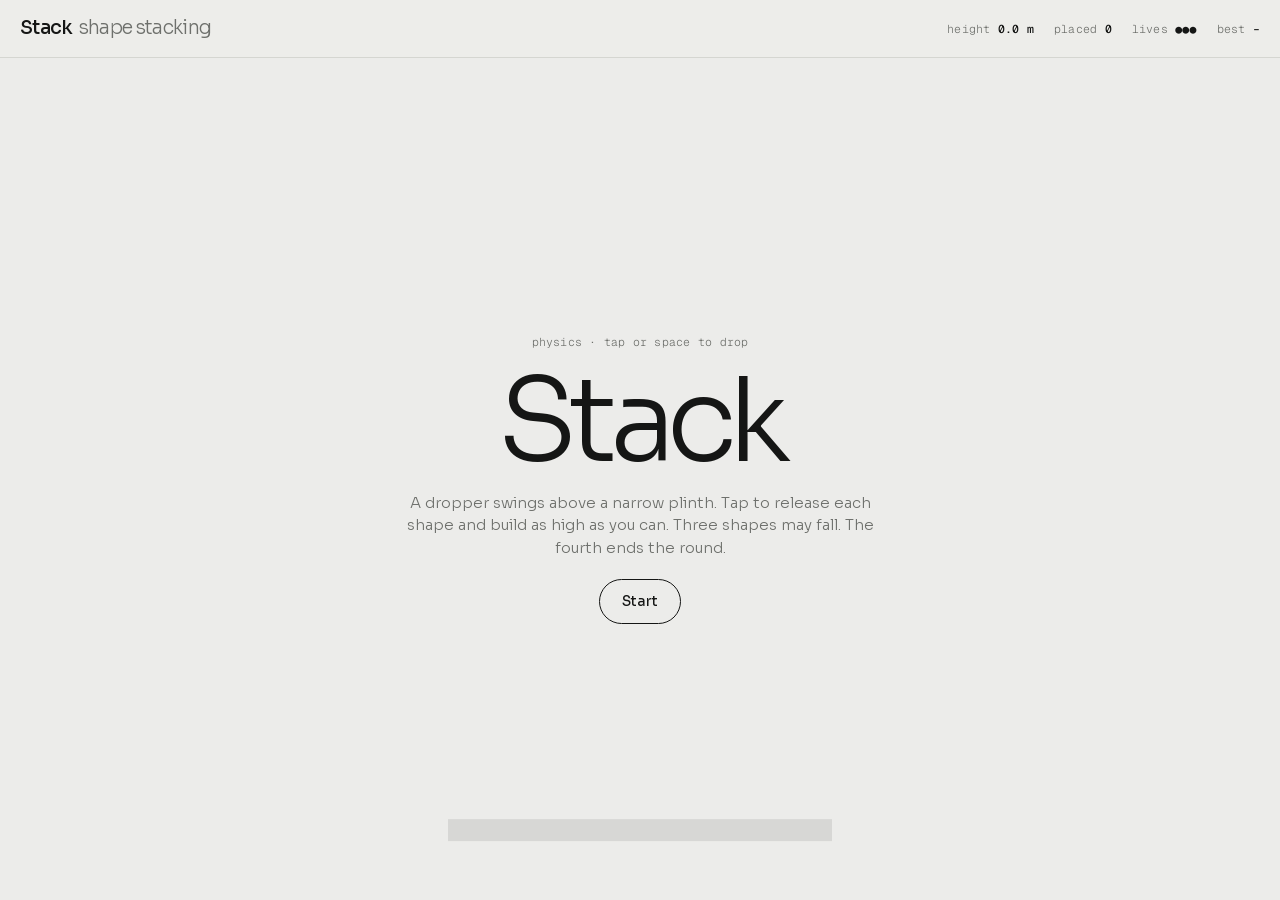
<file: stack.html>
<!doctype html>
<html lang="en">
<head>
<meta charset="utf-8">
<meta name="viewport" content="width=device-width,initial-scale=1,viewport-fit=cover">
<title>Stack</title>
<link rel="stylesheet" href="fonts.css">
<style>@font-face{font-family:"Sora";src:url(Sora-Variable.woff2) format("woff2");font-weight:100 800;font-display:swap}</style>
<script src="matter.min.js"></script>
<style>
:root{--bg:#EDEDEA;--surface:#F6F6F4;--ink:#151615;--muted:#6E706C;--faint:#A3A5A0;--line:#D5D6D1;color-scheme:light}
@media (prefers-color-scheme:dark){:root:not([data-theme="light"]){--bg:#111211;--surface:#191A19;--ink:#ECECE8;--muted:#9A9C97;--faint:#5E605C;--line:#2A2C2A;color-scheme:dark}}
:root[data-theme="dark"]{--bg:#111211;--surface:#191A19;--ink:#ECECE8;--muted:#9A9C97;--faint:#5E605C;--line:#2A2C2A;color-scheme:dark}
*{box-sizing:border-box}
[hidden]{display:none!important}
html,body{height:100%;margin:0}
body{background:var(--bg);color:var(--ink);font-family:Sora,"Helvetica Neue",Arial,sans-serif;font-weight:300;font-size:15px;line-height:1.5;display:flex;flex-direction:column;overflow:hidden;-webkit-font-smoothing:antialiased;user-select:none;-webkit-user-select:none}
.bar{display:flex;justify-content:space-between;align-items:center;gap:12px 24px;padding:14px max(20px,env(safe-area-inset-right,0px)) 14px max(20px,env(safe-area-inset-left,0px));border-bottom:1px solid var(--line);flex-wrap:wrap}
.bar h1{font-size:19px;font-weight:500;letter-spacing:-.035em;margin:0;white-space:nowrap}
.bar h1 span{font-weight:300;color:var(--muted);margin-left:6px}
.mono{font-family:"Geist Mono",ui-monospace,monospace;font-size:11.5px;letter-spacing:.02em}
.stats{display:flex;gap:20px;color:var(--muted);flex-wrap:wrap}
.stats b{color:var(--ink);font-weight:500}
.tools{display:flex;gap:6px 14px;flex-wrap:wrap;align-items:center;padding:10px max(20px,env(safe-area-inset-right,0px)) 10px max(20px,env(safe-area-inset-left,0px));border-bottom:1px solid var(--line)}
.tools .grp{display:flex;gap:6px;align-items:center;flex-wrap:wrap}
.tools label{color:var(--muted)}
.stage{flex:1;position:relative;min-height:0;overflow:hidden}
canvas.full{position:absolute;inset:0;width:100%;height:100%;touch-action:none;display:block}
.ov{position:absolute;inset:0;display:grid;place-content:center;text-align:center;gap:20px;padding:24px;background:color-mix(in oklab,var(--bg) 90%,transparent);z-index:5}
.ov h2{font-size:clamp(48px,9vw,120px);font-weight:300;letter-spacing:-.075em;line-height:.88;margin:0}
.ov h2 b{font-weight:300}
.ov p{max-width:44ch;margin:0 auto;color:var(--muted)}
.btn{border:1px solid var(--ink);background:transparent;color:var(--ink);border-radius:99px;padding:11px 22px;font:inherit;font-size:14px;font-weight:450;cursor:pointer;transition:background .2s,color .2s}
.btn:hover{background:var(--ink);color:var(--bg)}
.btn.ghost{border-color:var(--line)}
.btn.s{padding:6px 12px;font-family:"Geist Mono",ui-monospace,monospace;font-size:11.5px;border-color:var(--line);font-weight:400}
.btn.s:hover{border-color:var(--ink);background:transparent;color:var(--ink)}
.btn.s[aria-pressed="true"]{background:var(--ink);color:var(--bg);border-color:var(--ink)}
.row{display:flex;gap:10px;flex-wrap:wrap;justify-content:center;align-items:center}
input[type=range]{accent-color:var(--ink);width:96px}
:focus-visible{outline:1px solid var(--ink);outline-offset:3px}

</style>
</head>
<body>
<script>
(function(){
  addEventListener("message",function(e){if(e.data&&e.data.type==="theme"){document.documentElement.setAttribute("data-theme",e.data.dark?"dark":"light");if(window.onTheme)window.onTheme();}});
  window.cols=function(){var cs=getComputedStyle(document.documentElement),o={};["bg","surface","ink","muted","faint","line"].forEach(function(k){o[k]=cs.getPropertyValue("--"+k).trim()});return o};
  window.DPR=Math.min(2,window.devicePixelRatio||1);
  window.fit=function(cv){var r=cv.getBoundingClientRect(),w=Math.max(1,Math.round(r.width)),h=Math.max(1,Math.round(r.height));if(cv.width!==Math.round(w*DPR)||cv.height!==Math.round(h*DPR)){cv.width=Math.round(w*DPR);cv.height=Math.round(h*DPR)}var ctx=cv.getContext("2d");ctx.setTransform(DPR,0,0,DPR,0,0);return {ctx:ctx,w:w,h:h}};
  window.store={get:function(k){try{return localStorage.getItem(k)}catch(e){return null}},set:function(k,v){try{localStorage.setItem(k,v)}catch(e){}}};
  window.FM='"Geist Mono", ui-monospace, monospace';window.FS='Sora, "Helvetica Neue", Arial, sans-serif';
})();
</script>
<div class="bar"><h1>Stack<span>shape stacking</span></h1>
  <div class="stats mono"><span>height <b id="sHt">0.0 m</b></span><span>placed <b id="sP">0</b></span><span>lives <b id="sL">●●●</b></span><span>best <b id="sB">–</b></span></div></div>
<div class="stage" id="stage"><canvas class="full" id="cv" tabindex="0" aria-label="Stacking area. Tap or press space to drop a shape."></canvas>
  <div class="ov" id="ov">
    <div class="mono" style="color:var(--muted)">physics · tap or space to drop</div>
    <h2 id="ovT">St<b>ack</b></h2>
    <p id="ovP">A dropper swings above a narrow plinth. Tap to release each shape and build as high as you can. Three shapes may fall. The fourth ends the round.</p>
    <div class="row"><button class="btn" id="go" type="button">Start</button></div>
  </div>
</div>
<script>
(function(){
const $=id=>document.getElementById(id),cv=$("cv"),ov=$("ov");
let C=cols();window.onTheme=()=>{C=cols()};
if(!window.Matter){$("ovP").textContent="The physics engine didn't load. Check the connection and reopen this game.";$("go").hidden=true;return}
const {Engine,Bodies,Composite,Body}=Matter;
let engine,plinth,W,H,PL,unit,shapes=[],state="intro",lives=3,placed=0,best=+store.get("st-best")||0,t=0,cool=0,next,camOff=0,camTarget=0,height=0,flash=0,acc=0;
const TYPES=["box","square","circle","tri","pent","hex","plank","box","square"];
function makeBody(type,x,y){const s=unit,o={friction:.9,frictionStatic:1.2,restitution:.02,density:.0025,chamfer:{radius:2}};
  switch(type){case"box":return Bodies.rectangle(x,y,s*2,s,o);case"square":return Bodies.rectangle(x,y,s*1.1,s*1.1,o);case"circle":{const b=Bodies.circle(x,y,s*.62,{friction:.9,frictionStatic:1.2,restitution:.02,density:.0025});return b}
    case"tri":return Bodies.polygon(x,y,3,s*.85,o);case"pent":return Bodies.polygon(x,y,5,s*.72,o);case"hex":return Bodies.polygon(x,y,6,s*.66,o);case"plank":return Bodies.rectangle(x,y,s*3.2,s*.42,o)}}
function pick(){return TYPES[Math.floor(Math.random()*TYPES.length)]}
function hud(){$("sHt").textContent=(height/100).toFixed(1)+" m";$("sP").textContent=placed;$("sL").textContent="●".repeat(lives)+"○".repeat(3-lives);$("sB").textContent=best?(best/100).toFixed(1)+" m":"–"}
function start(){const r=cv.getBoundingClientRect();W=r.width;H=r.height;unit=Math.max(22,Math.min(48,Math.min(W,H)*.055));
  engine=Engine.create();engine.gravity.y=1;engine.positionIterations=10;engine.velocityIterations=8;
  PL={x:W/2,y:H-70,w:Math.max(unit*5,W*.34),h:22};plinth=Bodies.rectangle(PL.x,PL.y,PL.w,PL.h,{isStatic:true,friction:1});Composite.add(engine.world,plinth);
  shapes=[];lives=3;placed=0;height=0;camOff=0;camTarget=0;cool=0;next=pick();state="play";ov.hidden=true;hud();cv.focus()}
$("go").onclick=start;
function dropX(){return W/2+Math.sin(t*(.9+placed*.035))*Math.min(W*.24,PL.w*.9)}
function drop(){if(state!=="play"||cool>0)return;const y=70-camOff;const b=makeBody(next,dropX(),y);b.plugin={type:next,tone:placed%3,born:t};Composite.add(engine.world,b);shapes.push(b);next=pick();cool=.65;}
cv.addEventListener("pointerdown",e=>{e.preventDefault();drop()});
addEventListener("keydown",e=>{if(e.code==="Space"||e.key==="Enter"){e.preventDefault();if(state==="play")drop();else if(!ov.hidden)start()}});
function gameOver(){state="over";const hm=height;if(hm>best){best=hm;store.set("st-best",best)}hud();$("ovT").innerHTML=(hm/100).toFixed(1)+" <b>m</b>";$("ovP").textContent=`${placed} shapes placed. ${hm>=best&&hm>0?"A new best.":"Best: "+(best/100).toFixed(1)+" m."}`;$("go").textContent="Play again";setTimeout(()=>ov.hidden=false,700)}
function drawBody(ctx,b){const tone=b.plugin?b.plugin.tone:0;ctx.beginPath();
  if(b.circleRadius){ctx.arc(b.position.x,b.position.y,b.circleRadius,0,Math.PI*2)}else{const v=b.vertices;ctx.moveTo(v[0].x,v[0].y);for(let i=1;i<v.length;i++)ctx.lineTo(v[i].x,v[i].y);ctx.closePath()}
  ctx.fillStyle=tone===0?C.ink:tone===1?C.surface:C.faint;ctx.fill();ctx.strokeStyle=C.ink;ctx.lineWidth=1.2;ctx.stroke();
  if(b.circleRadius){ctx.strokeStyle=tone===0?C.surface:C.ink;ctx.beginPath();ctx.moveTo(b.position.x,b.position.y);ctx.lineTo(b.position.x+Math.cos(b.angle)*b.circleRadius*.8,b.position.y+Math.sin(b.angle)*b.circleRadius*.8);ctx.stroke()}}
function ghost(ctx,type,x,y){const b=makeBody(type,x,y);ctx.beginPath();if(b.circleRadius)ctx.arc(x,y,b.circleRadius,0,Math.PI*2);else{const v=b.vertices;ctx.moveTo(v[0].x,v[0].y);for(let i=1;i<v.length;i++)ctx.lineTo(v[i].x,v[i].y);ctx.closePath()}ctx.setLineDash([4,4]);ctx.strokeStyle=C.ink;ctx.lineWidth=1.2;ctx.stroke();ctx.setLineDash([])}
let last=performance.now();
function frame(now){const dt=Math.min(.05,(now-last)/1000);last=now;const {ctx,w,h}=fit(cv);ctx.clearRect(0,0,w,h);
  if(state==="intro"||!engine){ctx.fillStyle=C.ink;ctx.fillRect(w/2-w*.15,h-81,w*.3,22);requestAnimationFrame(frame);return}
  t+=dt;cool=Math.max(0,cool-dt);flash=Math.max(0,flash-dt);
  acc+=dt;while(acc>=1/60){Engine.update(engine,1000/60);acc-=1/60}
  // fallen + height
  let top=PL.y-PL.h/2;
  for(let i=shapes.length-1;i>=0;i--){const b=shapes[i];if(b.position.y>PL.y+260||b.position.x<-200||b.position.x>W+200){Composite.remove(engine.world,b);shapes.splice(i,1);if(state==="play"){lives--;flash=.5;if(lives<0){lives=0;hud();gameOver()}else hud()}continue}
    const settled=b.speed<.25&&(t-b.plugin.born)>.8;if(settled&&!b.plugin.counted){b.plugin.counted=true;if(state==="play"){placed++;hud()}}
    if(b.plugin.counted&&b.speed<.6&&b.bounds.min.y<top&&b.position.y<PL.y)top=b.bounds.min.y}
  height=Math.max(0,PL.y-PL.h/2-top);if(state==="play")hud();
  camTarget=Math.max(0,(H*.48)-top);camOff+=(camTarget-camOff)*Math.min(1,dt*3);
  ctx.save();ctx.translate(0,camOff);
  // ruler
  ctx.fillStyle=C.faint;ctx.font=`10px ${FM}`;for(let y=PL.y-PL.h/2,k=0;y>-camOff-40;y-=50,k++){ctx.fillRect(14,y,k%2?6:12,1);if(k%2===0&&k>0)ctx.fillText((k*50/100).toFixed(1)+" m",30,y+3)}
  if(height>0){ctx.strokeStyle=C.muted;ctx.setLineDash([2,4]);ctx.beginPath();ctx.moveTo(0,top);ctx.lineTo(W,top);ctx.stroke();ctx.setLineDash([])}
  if(best>0){const by=PL.y-PL.h/2-best;ctx.strokeStyle=C.faint;ctx.beginPath();ctx.moveTo(W-90,by);ctx.lineTo(W,by);ctx.stroke();ctx.fillStyle=C.faint;ctx.fillText("best",W-90,by-5)}
  // plinth
  ctx.fillStyle=C.ink;ctx.fillRect(PL.x-PL.w/2,PL.y-PL.h/2,PL.w,PL.h);ctx.fillStyle=C.line;ctx.fillRect(PL.x-PL.w*.08,PL.y+PL.h/2,PL.w*.16,H);
  shapes.forEach(b=>drawBody(ctx,b));
  if(state==="play"){const x=dropX(),y=70-camOff;ctx.strokeStyle=C.line;ctx.beginPath();ctx.moveTo(0,y-38);ctx.lineTo(W,y-38);ctx.stroke();ctx.fillStyle=C.ink;ctx.fillRect(x-14,y-42,28,8);ctx.strokeStyle=C.faint;ctx.setLineDash([2,6]);ctx.beginPath();ctx.moveTo(x,y);ctx.lineTo(x,top-10);ctx.stroke();ctx.setLineDash([]);ctx.globalAlpha=cool>0?.3:1;ghost(ctx,next,x,y);ctx.globalAlpha=1}
  ctx.restore();
  if(flash>0){ctx.fillStyle=C.ink;ctx.globalAlpha=flash*.12;ctx.fillRect(0,0,w,h);ctx.globalAlpha=1}
  requestAnimationFrame(frame)}
hud();requestAnimationFrame(frame);
})();
</script>
</body>
</html>
</file>
<file: fonts.css>
/* Self-hosted fonts. Sora by Jonathan Barnbrook & Julián Moncada (OFL); others via Fontsource (OFL). */
@font-face{font-family:"Sora";src:url(Sora-Variable.woff2) format("woff2");font-weight:100 800;font-style:normal;font-display:swap}
/* geist-mono-latin-ext-wght-normal */
@font-face {
  font-family: 'Geist Mono';
  font-style: normal;
  font-display: swap;
  font-weight: 100 900;
  src: url(geist-mono-latin-ext-wght-normal.woff2) format('woff2-variations');
  unicode-range: U+0100-02BA,U+02BD-02C5,U+02C7-02CC,U+02CE-02D7,U+02DD-02FF,U+0304,U+0308,U+0329,U+1D00-1DBF,U+1E00-1E9F,U+1EF2-1EFF,U+2020,U+20A0-20AB,U+20AD-20C0,U+2113,U+2C60-2C7F,U+A720-A7FF;
}
/* geist-mono-latin-wght-normal */
@font-face {
  font-family: 'Geist Mono';
  font-style: normal;
  font-display: swap;
  font-weight: 100 900;
  src: url(geist-mono-latin-wght-normal.woff2) format('woff2-variations');
  unicode-range: U+0000-00FF,U+0131,U+0152-0153,U+02BB-02BC,U+02C6,U+02DA,U+02DC,U+0304,U+0308,U+0329,U+2000-206F,U+20AC,U+2122,U+2191,U+2193,U+2212,U+2215,U+FEFF,U+FFFD;
}
/* geist-mono-latin-ext-wght-normal */
@font-face {
  font-family: 'Geist Mono Variable';
  font-style: normal;
  font-display: swap;
  font-weight: 100 900;
  src: url(geist-mono-latin-ext-wght-normal.woff2) format('woff2-variations');
  unicode-range: U+0100-02BA,U+02BD-02C5,U+02C7-02CC,U+02CE-02D7,U+02DD-02FF,U+0304,U+0308,U+0329,U+1D00-1DBF,U+1E00-1E9F,U+1EF2-1EFF,U+2020,U+20A0-20AB,U+20AD-20C0,U+2113,U+2C60-2C7F,U+A720-A7FF;
}
/* geist-mono-latin-wght-normal */
@font-face {
  font-family: 'Geist Mono Variable';
  font-style: normal;
  font-display: swap;
  font-weight: 100 900;
  src: url(geist-mono-latin-wght-normal.woff2) format('woff2-variations');
  unicode-range: U+0000-00FF,U+0131,U+0152-0153,U+02BB-02BC,U+02C6,U+02DA,U+02DC,U+0304,U+0308,U+0329,U+2000-206F,U+20AC,U+2122,U+2191,U+2193,U+2212,U+2215,U+FEFF,U+FFFD;
}
/* bricolage-grotesque-latin-ext-standard-normal */
@font-face {
  font-family: 'Bricolage Grotesque';
  font-style: normal;
  font-display: swap;
  font-weight: 200 800;
  font-stretch: 75% 100%;
  src: url(bricolage-grotesque-latin-ext-standard-normal.woff2) format('woff2-variations');
  unicode-range: U+0100-02BA,U+02BD-02C5,U+02C7-02CC,U+02CE-02D7,U+02DD-02FF,U+0304,U+0308,U+0329,U+1D00-1DBF,U+1E00-1E9F,U+1EF2-1EFF,U+2020,U+20A0-20AB,U+20AD-20C0,U+2113,U+2C60-2C7F,U+A720-A7FF;
}
/* bricolage-grotesque-latin-standard-normal */
@font-face {
  font-family: 'Bricolage Grotesque';
  font-style: normal;
  font-display: swap;
  font-weight: 200 800;
  font-stretch: 75% 100%;
  src: url(bricolage-grotesque-latin-standard-normal.woff2) format('woff2-variations');
  unicode-range: U+0000-00FF,U+0131,U+0152-0153,U+02BB-02BC,U+02C6,U+02DA,U+02DC,U+0304,U+0308,U+0329,U+2000-206F,U+20AC,U+2122,U+2191,U+2193,U+2212,U+2215,U+FEFF,U+FFFD;
}
/* jetbrains-mono-latin-ext-wght-normal */
@font-face {
  font-family: 'JetBrains Mono';
  font-style: normal;
  font-display: swap;
  font-weight: 100 800;
  src: url(jetbrains-mono-latin-ext-wght-normal.woff2) format('woff2-variations');
  unicode-range: U+0100-02BA,U+02BD-02C5,U+02C7-02CC,U+02CE-02D7,U+02DD-02FF,U+0304,U+0308,U+0329,U+1D00-1DBF,U+1E00-1E9F,U+1EF2-1EFF,U+2020,U+20A0-20AB,U+20AD-20C0,U+2113,U+2C60-2C7F,U+A720-A7FF;
}
/* jetbrains-mono-latin-wght-normal */
@font-face {
  font-family: 'JetBrains Mono';
  font-style: normal;
  font-display: swap;
  font-weight: 100 800;
  src: url(jetbrains-mono-latin-wght-normal.woff2) format('woff2-variations');
  unicode-range: U+0000-00FF,U+0131,U+0152-0153,U+02BB-02BC,U+02C6,U+02DA,U+02DC,U+0304,U+0308,U+0329,U+2000-206F,U+20AC,U+2122,U+2191,U+2193,U+2212,U+2215,U+FEFF,U+FFFD;
}
/* fraunces-latin-ext-standard-normal */
@font-face {
  font-family: 'Fraunces';
  font-style: normal;
  font-display: swap;
  font-weight: 100 900;
  src: url(fraunces-latin-ext-standard-normal.woff2) format('woff2-variations');
  unicode-range: U+0100-02BA,U+02BD-02C5,U+02C7-02CC,U+02CE-02D7,U+02DD-02FF,U+0304,U+0308,U+0329,U+1D00-1DBF,U+1E00-1E9F,U+1EF2-1EFF,U+2020,U+20A0-20AB,U+20AD-20C0,U+2113,U+2C60-2C7F,U+A720-A7FF;
}
/* fraunces-latin-standard-normal */
@font-face {
  font-family: 'Fraunces';
  font-style: normal;
  font-display: swap;
  font-weight: 100 900;
  src: url(fraunces-latin-standard-normal.woff2) format('woff2-variations');
  unicode-range: U+0000-00FF,U+0131,U+0152-0153,U+02BB-02BC,U+02C6,U+02DA,U+02DC,U+0304,U+0308,U+0329,U+2000-206F,U+20AC,U+2122,U+2191,U+2193,U+2212,U+2215,U+FEFF,U+FFFD;
}
/* figtree-latin-ext-wght-normal */
@font-face {
  font-family: 'Figtree';
  font-style: normal;
  font-display: swap;
  font-weight: 300 900;
  src: url(figtree-latin-ext-wght-normal.woff2) format('woff2-variations');
  unicode-range: U+0100-02BA,U+02BD-02C5,U+02C7-02CC,U+02CE-02D7,U+02DD-02FF,U+0304,U+0308,U+0329,U+1D00-1DBF,U+1E00-1E9F,U+1EF2-1EFF,U+2020,U+20A0-20AB,U+20AD-20C0,U+2113,U+2C60-2C7F,U+A720-A7FF;
}
/* figtree-latin-wght-normal */
@font-face {
  font-family: 'Figtree';
  font-style: normal;
  font-display: swap;
  font-weight: 300 900;
  src: url(figtree-latin-wght-normal.woff2) format('woff2-variations');
  unicode-range: U+0000-00FF,U+0131,U+0152-0153,U+02BB-02BC,U+02C6,U+02DA,U+02DC,U+0304,U+0308,U+0329,U+2000-206F,U+20AC,U+2122,U+2191,U+2193,U+2212,U+2215,U+FEFF,U+FFFD;
}
</file>
<file: game.css>
/* Ravan Dahan · game styles.
   Direction: a cinematic, AAA-style layer over the live maidan. Devanagari titles set large in Rozha One are the one bold
   element; everything else is quiet frosted glass, hairlines and gold-leaf corner brackets, so the scene stays the hero.
   Layout: HUD floats on a soft top scrim, the ten-evil tally sits along the bottom, the camera window bottom-right.
   Menus use a main-menu layout: big title and a vertical mode list on the left, a glass details pane on the right. */

@font-face{font-family:'Rozha One';src:url(rozha-one.woff2) format('woff2');font-weight:400;font-style:normal;font-display:swap}
@font-face{font-family:'Anek Latin';src:url(anek-latin.woff2) format('woff2');font-weight:100 800;font-stretch:75% 125%;font-style:normal;font-display:swap}

:root{
  --leaf:#e7c27d; --leaf-hi:#f8e2b0; --leaf-lo:#a8783a;
  --ember:#ff7b30; --agni:#ff6a1a; --maya:#b49bff; --ok:#9be08a; --bad:#ff8d6b;
  --ash:#f4eadc; --ash-2:rgba(244,234,220,.66); --ash-3:rgba(244,234,220,.4);
  --line:rgba(244,234,220,.14); --line-2:rgba(244,234,220,.26);
  --glass:rgba(20,10,7,.56); --glass-2:rgba(20,10,7,.78);
  --envc:#ffb347;
  --deva:'Rozha One',Georgia,serif;
  --ui:'Anek Latin',system-ui,-apple-system,'Segoe UI',sans-serif;
  --ease:cubic-bezier(.2,.7,.2,1);
  color-scheme:dark;
}
*{box-sizing:border-box}
[hidden]{display:none!important}
html,body{margin:0;height:100%;overflow:hidden;background:#140a07;color:var(--ash);font-family:var(--ui);font-stretch:100%;-webkit-font-smoothing:antialiased;-webkit-user-select:none;user-select:none;-webkit-tap-highlight-color:transparent}
#game{position:fixed;inset:0;width:100%;height:100%;display:block;cursor:crosshair;touch-action:none}
[lang="hi"]{font-family:var(--deva);font-weight:400;font-stretch:normal}
.label{font-weight:500;font-size:13px;letter-spacing:.01em;color:var(--ash-2)}
.glass{background:var(--glass);-webkit-backdrop-filter:blur(18px) saturate(1.3);backdrop-filter:blur(18px) saturate(1.3);border:1px solid var(--line);border-radius:6px}
.coin{display:inline-block;flex:none;width:.6em;height:.6em;border-radius:50%;background:radial-gradient(circle at 34% 30%,#ffeeb8,#e0aa48 45%,#7a4a12 100%);box-shadow:inset 0 0 0 .06em rgba(122,74,18,.7),0 0 .5em rgba(231,170,72,.35)}

/* ---------- HUD: no boxes, just type on a soft scrim ---------- */
.hud{position:fixed;top:max(14px,env(safe-area-inset-top));left:22px;right:22px;display:grid;grid-template-columns:minmax(0,1fr) minmax(0,460px) minmax(0,1fr);gap:16px;align-items:start;pointer-events:none;text-shadow:0 1px 12px rgba(0,0,0,.55)}
.hud::before{content:'';position:fixed;left:0;right:0;top:0;height:160px;z-index:-1;background:linear-gradient(rgba(12,6,4,.62),rgba(12,6,4,.28) 55%,transparent)}
.hcard{display:flex;gap:12px;align-items:center;min-width:0}
.hcard.left{justify-self:start}
.hcard.right{justify-self:end;flex-direction:column;align-items:flex-end;gap:0}
.hlabel{font-weight:500;font-size:13px;color:var(--ash-2);max-width:28vw;overflow:hidden;text-overflow:ellipsis;white-space:nowrap}
.avatar{flex:none;width:38px;height:38px;border-radius:50%;display:grid;place-items:center;font-weight:700;font-size:16px;color:#140a07;background:var(--ember);box-shadow:0 0 0 2px rgba(20,10,7,.6),0 0 0 3px var(--leaf)}
.who{display:flex;flex-direction:column;min-width:0}
.big{font-weight:700;font-stretch:82%;font-size:clamp(30px,4.2vw,46px);line-height:1;font-variant-numeric:tabular-nums;color:var(--leaf-hi);display:flex;align-items:center;gap:.2em;transition:transform .14s var(--ease)}
.big.bump{transform:scale(1.1)}
.chip{font-weight:700;font-size:12px;padding:3px 8px;margin-top:6px;border-radius:3px;background:var(--agni);color:#140a07;text-shadow:none}
.mid{flex-direction:column;align-items:stretch;gap:8px}
.lvlrow{display:flex;align-items:flex-end;gap:12px;min-width:0}
.envdeva{font-size:clamp(28px,3.2vw,38px);line-height:.8;color:var(--envc);transition:color .8s;padding-top:.18em}
.lvlmeta{display:flex;flex-direction:column;min-width:0;gap:1px;padding-bottom:1px}
.lvl{font-weight:650;font-size:15px;line-height:1.1}
.env{font-weight:450;font-size:13px;line-height:1.1;color:var(--ash-2);white-space:nowrap;overflow:hidden;text-overflow:ellipsis}
.clock{margin-left:auto;font-weight:600;font-stretch:85%;font-size:24px;line-height:1;font-variant-numeric:tabular-nums;color:var(--ash)}
.segs{display:grid;grid-template-columns:repeat(4,1fr);gap:4px}
.segs i{height:3px;background:rgba(244,234,220,.18);overflow:hidden}
.segs b{display:block;height:100%;width:100%;transform-origin:left;transform:scaleX(0);background:var(--leaf);box-shadow:0 0 8px var(--leaf)}
.segs.hurry b{background:var(--ember);box-shadow:0 0 8px var(--ember)}

.tally{position:fixed;left:50%;transform:translateX(-50%);bottom:max(18px,env(safe-area-inset-bottom));width:min(720px,calc(100vw - 700px));display:grid;grid-template-columns:repeat(10,minmax(0,1fr));gap:2px;pointer-events:none;text-shadow:0 1px 10px rgba(0,0,0,.7)}
.tally::before{content:'';position:fixed;left:-50vw;right:-50vw;bottom:calc(-1 * max(18px,env(safe-area-inset-bottom)));height:120px;z-index:-1;background:linear-gradient(transparent,rgba(12,6,4,.5))}
.tc{position:relative;padding:6px 2px 0;text-align:center;border-top:2px solid var(--line-2);transition:border-color .3s,transform .15s var(--ease)}
.tc b{display:block;font-weight:700;font-stretch:82%;font-size:19px;line-height:1.1;color:var(--leaf-hi);font-variant-numeric:tabular-nums}
.tc small{display:block;font-weight:500;font-size:11px;color:var(--ash-2);white-space:nowrap;overflow:hidden;text-overflow:ellipsis}
.tc.zero b{color:var(--ash-3)} .tc.zero small{color:var(--ash-3)}
.tc:not(.zero){border-top-color:var(--leaf)}
.tc.hot{transform:translateY(-4px);border-top-color:var(--ember)} .tc.hot b{color:var(--ember)}
@media (max-width:1060px){.tally{display:none}}

.controls{position:fixed;left:22px;bottom:max(18px,env(safe-area-inset-bottom));display:flex;gap:6px}
.mini{display:inline-flex;align-items:center;gap:8px;font:500 14px var(--ui);color:var(--ash);padding:6px 10px 6px 6px;border-radius:4px;cursor:pointer;background:var(--glass);border:1px solid var(--line);-webkit-backdrop-filter:blur(14px);backdrop-filter:blur(14px);box-shadow:none;text-shadow:none}
.mini:hover{border-color:var(--line-2)}
.mini kbd{order:-1;font:600 11px var(--ui);min-width:24px;padding:3px 5px;border-radius:3px;background:rgba(244,234,220,.12);color:var(--ash-2);text-align:center}
.mini:not(:has(kbd)){padding-left:10px}

/* ---------- camera ---------- */
.cam{position:fixed;right:22px;bottom:max(18px,env(safe-area-inset-bottom));width:clamp(132px,15vw,200px);aspect-ratio:4/3;border-radius:6px;overflow:hidden;border:1px solid var(--line-2);background:#000;box-shadow:0 14px 34px rgba(0,0,0,.45)}
.cam video,.cam canvas{position:absolute;inset:0;width:100%;height:100%;object-fit:cover;transform:scaleX(-1)}
.cam .tag{position:absolute;left:6px;right:6px;bottom:6px;display:flex;justify-content:space-between;font-weight:600;font-size:10px;padding:3px 6px;border-radius:3px;background:rgba(14,7,5,.75);color:var(--ash-2)}
.tag.on{color:var(--ok)} .tag.pinch{color:var(--ember)}

/* ---------- Ravan speaks: a cinematic subtitle ---------- */
.bubble{position:fixed;left:50%;bottom:max(36px,calc(env(safe-area-inset-bottom) + 20px));transform:translateX(-50%);width:min(820px,calc(100vw - 32px));padding:22px 32px 18px;display:grid;grid-template-columns:auto 1fr;gap:6px 24px;z-index:5;animation:subIn .5s var(--ease)}
/* the dark band behind the subtitle fades out on every side, so there is no box edge */
.bubble::before{content:'';position:absolute;inset:-40px -120px -30px;z-index:-1;background:rgba(12,6,4,.78);
  -webkit-mask-image:radial-gradient(closest-side,#000 55%,transparent);mask-image:radial-gradient(closest-side,#000 55%,transparent)}
@keyframes subIn{from{opacity:0;transform:translate(-50%,10px)}}
.bubble .who2{grid-row:1/3;display:flex;flex-direction:column;align-items:flex-end;gap:4px;padding-top:2px;padding-right:22px;border-right:1px solid var(--line-2)}
.bubble .who2 b{font-size:40px;line-height:.9;color:var(--agni);text-shadow:0 0 24px rgba(255,106,26,.35)}
.bubble .who2 small{font-weight:500;font-size:12px;color:var(--ash-2);white-space:nowrap}
.bubble .txt{min-height:3.1em;font-weight:450;font-size:21px;line-height:1.45;color:var(--ash);text-shadow:0 2px 14px rgba(0,0,0,.8);max-width:58ch}
.bubble .btns{justify-content:flex-end;gap:8px}
.bubble button{padding:8px 16px;font-size:14px}

/* ---------- panels ---------- */
.panel{position:fixed;inset:0;display:grid;place-items:center;padding:24px 16px;overflow:auto;background:radial-gradient(ellipse 80% 70% at 50% 45%,rgba(12,6,4,.35),rgba(12,6,4,.78))}
#menu{background:linear-gradient(90deg,rgba(12,6,4,.86) 0,rgba(12,6,4,.62) 42%,rgba(12,6,4,.3) 70%,rgba(12,6,4,.5))}
.sheet{position:relative;width:min(680px,100%);padding:30px 32px;display:flex;flex-direction:column;gap:18px;background:var(--glass-2);-webkit-backdrop-filter:blur(22px) saturate(1.3);backdrop-filter:blur(22px) saturate(1.3);border:1px solid var(--line);border-radius:6px;box-shadow:0 30px 80px rgba(0,0,0,.5);animation:sheetIn .35s var(--ease)}
@keyframes sheetIn{from{opacity:0;transform:translateY(8px)}}
/* gold-leaf corner brackets */
.sheet::before{content:'';position:absolute;inset:-1px;pointer-events:none;border-radius:6px;
  background:linear-gradient(var(--leaf),var(--leaf)) top left/18px 1.5px,linear-gradient(var(--leaf),var(--leaf)) top left/1.5px 18px,
             linear-gradient(var(--leaf),var(--leaf)) top right/18px 1.5px,linear-gradient(var(--leaf),var(--leaf)) top right/1.5px 18px,
             linear-gradient(var(--leaf),var(--leaf)) bottom left/18px 1.5px,linear-gradient(var(--leaf),var(--leaf)) bottom left/1.5px 18px,
             linear-gradient(var(--leaf),var(--leaf)) bottom right/18px 1.5px,linear-gradient(var(--leaf),var(--leaf)) bottom right/1.5px 18px;background-repeat:no-repeat}
.sheet>*{position:relative}
.sheet h2{margin:0;font-weight:650;font-stretch:92%;font-size:clamp(30px,4.2vw,44px);line-height:1.05;letter-spacing:-.01em;color:var(--ash);text-wrap:balance}
.sheet h3{margin:4px 0 -6px;font-weight:600;font-size:17px;color:var(--ash)}
.sheet p{margin:0;font-size:16px;line-height:1.55;color:var(--ash-2)}
.sub{font-size:16px;line-height:1.55;color:var(--ash-2)} .sub.bad{color:var(--bad)}
.divider{height:1px;background:var(--line)}
@media (prefers-reduced-motion:reduce){.sheet,.bubble{animation:none}}

/* ---------- main menu ---------- */
.menu{width:min(1180px,100%);display:grid;grid-template-columns:minmax(0,1.15fr) minmax(0,440px);gap:56px;align-items:center;padding-block:24px}
.intro{display:flex;flex-direction:column;gap:22px;align-items:flex-start}
.intro h1{margin:0;display:flex;flex-direction:column;gap:6px}
.intro h1 .deva{font-size:clamp(84px,11.5vw,164px);line-height:.92;padding-top:.12em;
  background:linear-gradient(180deg,#fbe7bd 10%,#e7c27d 52%,#a8783a 86%);-webkit-background-clip:text;background-clip:text;color:transparent;
  filter:drop-shadow(0 6px 30px rgba(255,123,48,.28)) drop-shadow(0 2px 2px rgba(0,0,0,.5))}
.intro h1 .latin{font-weight:500;font-stretch:125%;font-size:clamp(15px,1.5vw,19px);letter-spacing:.26em;color:var(--ash);padding-left:.3em}
.intro p{margin:0;font-size:18px;line-height:1.5;max-width:40ch;color:var(--ash-2)}
#modeTabs{display:flex;flex-direction:column;gap:2px;margin-top:10px;width:min(460px,100%)}
#modeTabs button{position:relative;display:flex;flex-direction:column;align-items:flex-start;gap:2px;padding:10px 0 10px 22px;background:none;border:0;border-radius:0;box-shadow:none;text-align:left;color:var(--ash-3);transition:color .2s,transform .25s var(--ease)}
#modeTabs button b{font-weight:600;font-stretch:96%;font-size:clamp(26px,2.7vw,34px);line-height:1.05;letter-spacing:-.01em}
#modeTabs button small{font-weight:450;font-size:14px;color:var(--ash-3);max-height:0;opacity:0;overflow:hidden;transition:max-height .3s var(--ease),opacity .3s}
#modeTabs button::before{content:'';position:absolute;left:0;top:14px;bottom:14px;width:2px;background:var(--ember);box-shadow:0 0 14px 1px var(--ember);transform:scaleY(0);transition:transform .25s var(--ease)}
#modeTabs button:hover{color:var(--ash-2)}
#modeTabs button[aria-selected="true"]{color:var(--ash);transform:translateX(6px)}
#modeTabs button[aria-selected="true"] small{max-height:2em;opacity:1;color:var(--ash-2)}
#modeTabs button[aria-selected="true"]::before{transform:scaleY(1)}
#modeTabs button:active{transform:translateX(6px)}
#modeTabs button:focus-visible{outline:none} #modeTabs button:focus-visible b{text-decoration:underline;text-decoration-color:var(--leaf);text-underline-offset:6px}
.links{display:flex;gap:22px;flex-wrap:wrap;margin-top:6px;padding-left:22px}
.setup{gap:16px}
.names{display:grid;grid-template-columns:repeat(2,minmax(0,1fr));gap:10px}
.names label:last-child:nth-child(odd){grid-column:1/-1}
.two{display:grid;grid-template-columns:repeat(2,minmax(0,1fr));gap:10px}
.field{display:flex;flex-direction:column;gap:6px;min-width:0}
.field input,.field select{width:100%;min-width:0;font:500 16px var(--ui);color:var(--ash);background:rgba(244,234,220,.05);border:1px solid var(--line);border-radius:4px;padding:10px 12px;transition:border-color .2s,background .2s}
.field input::placeholder{color:var(--ash-3)}
.field input:hover,.field select:hover{border-color:var(--line-2)}
.field select option{background:#1e100b}
.field input:focus-visible,.field select:focus-visible{outline:none;border-color:var(--leaf);background:rgba(231,194,125,.07)}
.btns{display:flex;flex-wrap:wrap;gap:10px}
button{font:600 16px var(--ui);font-stretch:105%;letter-spacing:.01em;border:1px solid transparent;border-radius:4px;padding:12px 22px;cursor:pointer;color:#140a07;background:var(--leaf);box-shadow:inset 0 1px 0 rgba(255,255,255,.35);transition:background .15s,border-color .15s,color .15s,transform .08s}
button:hover{background:var(--leaf-hi)}
button.wide{flex:1}
button.ghost{background:rgba(244,234,220,.04);color:var(--ash);border-color:var(--line-2);box-shadow:none}
button.ghost:hover{border-color:var(--leaf);color:var(--leaf-hi)}
button.danger{background:transparent;color:var(--bad);border-color:rgba(255,141,107,.45);box-shadow:none}
button.danger:hover{border-color:var(--bad)}
button.link{background:none;border:0;box-shadow:none;color:var(--ash-2);padding:4px 0;font-size:15px;font-weight:500}
button.link:hover{color:var(--leaf-hi)}
button:active{transform:translateY(1px)}
button:focus-visible{outline:2px solid var(--leaf);outline-offset:3px}
button:disabled{opacity:.5;cursor:progress}
.note{font-size:13px;line-height:1.45;color:var(--ash-3);min-height:1.4em} .note.err{color:var(--bad)}
.row{display:flex;justify-content:space-between;align-items:center;gap:12px;flex-wrap:wrap}
.secure{font-size:14px;line-height:1.5;padding:10px 12px;border-left:2px solid var(--ember);background:rgba(255,123,48,.08);color:var(--ash-2)}
.secure b{color:var(--ash)}

/* ---------- evil grid + ledger ---------- */
.evgrid{display:grid;grid-template-columns:repeat(5,minmax(0,1fr));gap:2px 6px}
.ev{padding:8px 2px 6px;text-align:center;border-top:1px solid var(--line-2);min-width:0}
.ev .d{font-family:var(--deva);font-size:19px;line-height:1.3;color:var(--leaf)}
.ev .n{font-size:12px;color:var(--ash-2);white-space:nowrap;overflow:hidden;text-overflow:ellipsis}
.ev .c{font-weight:700;font-stretch:82%;font-size:22px;color:var(--leaf-hi);line-height:1.2;font-variant-numeric:tabular-nums}
.ev:not(.zero){border-top-color:var(--leaf)}
.ev.zero{opacity:.38}
.ledger-wrap{overflow-x:auto;border-top:1px solid var(--line-2);border-bottom:1px solid var(--line)}
table{width:100%;border-collapse:collapse;font-variant-numeric:tabular-nums}
th,td{padding:10px 12px;text-align:left;white-space:nowrap}
th{font-weight:500;font-size:13px;color:var(--ash-3);border-bottom:1px solid var(--line)}
td{border-bottom:1px solid rgba(244,234,220,.07);font-size:16px}
tr:last-child td{border-bottom:0}
.num{text-align:right}
.who-cell{display:flex;align-items:center;gap:10px;font-weight:600;max-width:200px}
.who-cell span:last-child{overflow:hidden;text-overflow:ellipsis}
.av{flex:none;width:24px;height:24px;border-radius:50%;display:grid;place-items:center;font-weight:700;font-size:12px;color:#140a07}
td.score{text-align:right;font-weight:700;font-stretch:85%;font-size:21px;color:var(--leaf-hi)}
td.score .coin{margin-right:7px}
tr.now td{background:linear-gradient(90deg,rgba(255,123,48,.16),rgba(255,123,48,0) 70%)}
tr.now td:first-child{box-shadow:inset 2px 0 0 var(--ember)}
.rank{display:inline-grid;place-items:center;width:26px;height:26px;border-radius:50%;font-weight:700;font-size:13px;border:1px solid var(--line-2)}
.r1{background:var(--leaf);border-color:var(--leaf);color:#140a07} .r2{background:#d6dbe3;border-color:#d6dbe3;color:#140a07} .r3{background:#c98a52;border-color:#c98a52;color:#140a07}
.pill{display:inline-flex;align-items:center;gap:6px;font-weight:550;font-size:13px}
.pill::before{content:'';width:6px;height:6px;border-radius:50%;background:currentColor}
.p-done{color:var(--ok)} .p-maya{color:#c9b8ff} .p-next{color:var(--ember)} .p-skip{color:var(--leaf-hi)} .p-wait{color:var(--ash-3)}
.credits{display:grid;grid-template-columns:auto 1fr;gap:14px 24px;align-items:baseline;margin:0}
.credits dt{font-weight:500;font-size:13px;color:var(--ash-3)}
.credits dd{margin:0;font-size:16px;font-weight:500;line-height:1.45}

/* ---------- in-play overlays ---------- */
.hint{position:fixed;left:50%;top:24%;transform:translateX(-50%);font-weight:600;font-size:clamp(17px,2.4vw,21px);padding:10px 18px;pointer-events:none;white-space:nowrap}
.count{position:fixed;inset:0;display:grid;place-content:center;justify-items:center;pointer-events:none}
.count span{font-size:clamp(150px,26vw,280px);line-height:1;color:var(--leaf-hi);text-shadow:0 0 60px rgba(255,123,48,.45),0 6px 30px rgba(0,0,0,.6);animation:tick 1s var(--ease) infinite}
@keyframes tick{0%{transform:scale(1.18);opacity:.2}18%{transform:scale(1);opacity:1}}
.count small{display:block;font-weight:500;font-stretch:125%;font-size:clamp(14px,1.8vw,18px);letter-spacing:.3em;color:var(--ash);margin-top:.4em;text-shadow:0 2px 10px rgba(0,0,0,.7)}
.banner{position:fixed;left:50%;top:24%;transform:translate(-50%,-50%);display:flex;flex-direction:column;align-items:center;text-align:center;pointer-events:none;animation:ban var(--dur,2s) var(--ease) forwards;width:max-content;max-width:calc(100vw - 32px);text-shadow:0 2px 20px rgba(0,0,0,.6)}
.banner em{font-style:normal;font-size:clamp(64px,10vw,124px);line-height:1;padding-top:.12em;color:var(--leaf-hi);text-shadow:0 0 50px rgba(255,123,48,.4),0 4px 24px rgba(0,0,0,.55)}
.banner strong{display:flex;align-items:center;gap:16px;font-weight:600;font-stretch:120%;font-size:clamp(18px,2.2vw,24px);letter-spacing:.2em;color:var(--ash)}
.banner strong::before,.banner strong::after{content:'';width:clamp(28px,6vw,72px);height:1px;background:linear-gradient(90deg,transparent,var(--leaf))}
.banner strong::after{transform:scaleX(-1)}
.banner:not(.has-deva) strong{font-stretch:95%;font-size:clamp(34px,5.6vw,64px);letter-spacing:-.01em;font-weight:650}
.banner:not(.has-deva) strong::before,.banner:not(.has-deva) strong::after{display:none}
.banner span{margin-top:8px;font-weight:450;font-size:16px;color:var(--envc)}
.banner.maya em,.banner.maya strong{color:var(--maya)} .banner.agni em{color:var(--agni)}
@keyframes ban{0%{opacity:0;transform:translate(-50%,-46%);filter:blur(6px)}12%{opacity:1;transform:translate(-50%,-50%);filter:blur(0)}82%{opacity:1}100%{opacity:0;transform:translate(-50%,-52%)}}
.toast{position:fixed;left:50%;bottom:max(24px,env(safe-area-inset-bottom));transform:translateX(-50%);padding:10px 16px;font-weight:500;font-size:14px;pointer-events:none}
.rotate{position:fixed;left:50%;bottom:max(72px,calc(env(safe-area-inset-bottom) + 72px));transform:translateX(-50%);padding:8px 14px;font-size:13px;font-weight:500;pointer-events:none;white-space:nowrap}
.skipbar{position:fixed;right:22px;top:max(16px,env(safe-area-inset-top));padding:8px 16px;font-size:14px}

.boardsheet{width:min(1180px,100%);height:min(92vh,980px);padding:12px 12px 10px;gap:10px}
.boardsheet iframe{flex:1;width:100%;border:0;border-radius:4px;background:rgba(14,7,5,.4)}
.boardsheet .row{padding-inline:8px}
.netchip{font-weight:500;font-size:13px;color:var(--ash-2)} .netchip.ok{color:var(--ok)} .netchip.bad{color:var(--bad)}

/* ---------- modes inside panels (rules) ---------- */
.tabs{display:flex;gap:22px;border-bottom:1px solid var(--line)}
.tabs button{display:flex;flex-direction:column;align-items:flex-start;padding:4px 0 10px;margin-bottom:-1px;background:none;border:0;border-bottom:2px solid transparent;border-radius:0;box-shadow:none;color:var(--ash-3);text-align:left}
.tabs button b{font-weight:600;font-size:17px}
.tabs button small{font-weight:450;font-size:12px}
.tabs button:hover{background:none;color:var(--ash-2)}
.tabs button[aria-selected="true"]{color:var(--ash);border-bottom-color:var(--ember)}
.fieldset{display:flex;flex-direction:column;gap:14px}
.seg{display:flex;border:1px solid var(--line);border-radius:4px;padding:2px;gap:2px}
.seg button{flex:1;font:500 15px var(--ui);padding:8px 10px;border-radius:3px;background:none;border:0;box-shadow:none;color:var(--ash-2)}
.seg button:hover{background:rgba(244,234,220,.05)}
.seg button[aria-pressed="true"]{background:rgba(231,194,125,.16);color:var(--leaf-hi)}
.stepper{display:flex;align-items:center;gap:12px}
.stepper button{width:38px;height:38px;padding:0;font-size:20px;line-height:1}
.stepper output{font-weight:700;font-stretch:82%;font-size:30px;color:var(--leaf-hi);min-width:1.2em;text-align:center}
.joinrow{display:flex;gap:10px;align-items:flex-end}
.joinrow .field{flex:1}
#onCode{text-transform:uppercase;letter-spacing:.32em;font-weight:700}
.or{display:flex;align-items:center;gap:12px;color:var(--ash-3);font-size:13px}
.or::before,.or::after{content:'';flex:1;height:1px;background:var(--line)}

/* ---------- rules ---------- */
.rules{gap:18px}
.rules ol{margin:0;padding-left:1.3em;display:flex;flex-direction:column;gap:9px;font-size:16px;line-height:1.55;color:var(--ash)}
.rules ol li::marker{color:var(--leaf);font-weight:600}
.rules .every{font-size:15px}
.legend{display:grid;grid-template-columns:repeat(2,minmax(0,1fr));gap:14px 20px}
.legend div{display:grid;grid-template-columns:44px 1fr;grid-template-rows:auto 1fr;gap:1px 12px;align-items:start}
.legend canvas{grid-row:1/3;width:44px;height:44px}
.legend strong{font-weight:600;font-size:15px;color:var(--ash)}
.legend span{font-size:14px;line-height:1.4;color:var(--ash-2)}
.evils{display:grid;grid-template-columns:repeat(5,minmax(0,1fr));gap:12px 10px}
.evils span{display:flex;flex-direction:column;font-size:14px;font-weight:550;color:var(--ash);line-height:1.25}
.evils span b{font-size:24px;line-height:1.3;color:var(--leaf)}
.evils span small{font-weight:450;font-size:12px;color:var(--ash-3)}

/* ---------- online lobby ---------- */
.code{font-weight:700;font-stretch:118%;font-size:clamp(56px,11vw,92px);letter-spacing:.2em;line-height:1;color:var(--leaf-hi);text-shadow:0 0 40px rgba(231,194,125,.25)}
.coderow{display:flex;align-items:center;gap:16px;flex-wrap:wrap}
.peers{display:flex;flex-direction:column;margin:0;padding:0;list-style:none;border-top:1px solid var(--line)}
.peers li{display:flex;align-items:center;gap:12px;padding:10px 2px;border-bottom:1px solid var(--line);font-weight:600;font-size:16px}
.peers li .av{width:26px;height:26px}
.peers li small{margin-left:auto;font-weight:500;font-size:13px;color:var(--ember)}

/* ---------- solo HUD ---------- */
.solo-row{display:flex;align-items:center;justify-content:space-between;gap:10px}
.lives{display:flex;gap:8px}
.diya{position:relative;width:18px;height:16px}
.diya::before{content:'';position:absolute;left:0;right:0;bottom:0;height:6px;border-radius:0 0 10px 10px;background:linear-gradient(#c27a3a,#6a3010)}
.diya::after{content:'';position:absolute;left:6px;bottom:5px;width:6px;height:10px;border-radius:50% 50% 45% 45%/60% 60% 40% 40%;background:radial-gradient(circle at 50% 70%,#fff4b0,#ffb000 55%,#ff6a1a);box-shadow:0 0 12px 3px rgba(255,150,40,.6);animation:flick 1.2s ease-in-out infinite}
.diya.out::after{background:#4a3a30;box-shadow:none;animation:none;height:3px;bottom:6px}
.diya.out::before{opacity:.5}
@keyframes flick{50%{transform:scaleY(.86) translateY(1px)}}
.escapes{display:flex;align-items:center;gap:3px;font-size:12px;font-weight:500;color:var(--ash-2)}
.escapes span{margin-right:5px}
.escapes i{width:5px;height:5px;border-radius:50%;background:rgba(244,234,220,.22)}
.escapes i.on{background:var(--ember);box-shadow:0 0 6px var(--ember)}
.solobar{height:3px;background:rgba(244,234,220,.18);overflow:hidden}
.solobar b{display:block;height:100%;width:0;background:var(--leaf);box-shadow:0 0 8px var(--leaf);transition:width .3s var(--ease)}

/* ---------- online live scores ---------- */
.liveboard{position:fixed;right:22px;top:calc(max(14px,env(safe-area-inset-top)) + 96px);width:min(230px,40vw);padding:8px 12px;display:flex;flex-direction:column;pointer-events:none}
.liveboard div{display:flex;align-items:center;gap:9px;font-size:14px;font-weight:500;padding:4px 0}
.liveboard div+div{border-top:1px solid var(--line)}
.liveboard div span:nth-child(2){flex:1;overflow:hidden;text-overflow:ellipsis;white-space:nowrap}
.liveboard div b{font-weight:700;font-stretch:85%;font-size:17px;color:var(--leaf-hi);font-variant-numeric:tabular-nums}
.liveboard .me span:nth-child(2){color:var(--ember);font-weight:600}
.liveboard .gone{opacity:.45}
.liveboard .st{width:6px;height:6px;border-radius:50%;background:var(--ok);flex:none}
.liveboard .st.done{background:var(--leaf)} .liveboard .st.maya{background:var(--maya)} .liveboard .st.away{background:#806a5a}

/* ---------- responsive ---------- */
@media (max-width:900px){
  .menu{grid-template-columns:1fr;gap:28px;padding-block:8px}
  .hud{grid-template-columns:1fr 1fr}
  .hud .mid{grid-column:1/-1;grid-row:2}
  #modeTabs{flex-direction:row;gap:0;width:100%;border-bottom:1px solid var(--line);margin-top:0}
  #modeTabs button{flex:1;padding:8px 4px 12px;align-items:center;text-align:center}
  #modeTabs button b{font-size:20px}
  #modeTabs button small{display:none}
  #modeTabs button::before{left:12%;right:12%;top:auto;bottom:-1px;width:auto;height:2px;transform:scaleX(0)}
  #modeTabs button[aria-selected="true"]{transform:none}
  #modeTabs button[aria-selected="true"]::before{transform:scaleX(1)}
  .links{padding-left:0;order:9}
  .intro{gap:16px}
}
@media (pointer:coarse){
  .field input,.field select{font-size:16px}
  button,.mini{touch-action:manipulation}
  .mini kbd{display:none}
  .mini{padding-left:12px}
}
@media (max-width:640px){
  .hud{gap:8px;left:12px;right:12px}
  .hud::before{height:150px}
  .avatar{width:30px;height:30px;font-size:13px}
  .big{font-size:30px}
  .hcard.right .hlabel{display:none}
  .envdeva{font-size:26px}
  .lvl{font-size:13px} .env{font-size:12px} .clock{font-size:19px}
  #btnSkip,#btnQuit{display:none}
  .controls{left:12px}
  .cam{width:104px;right:12px}
  .cam .tag{font-size:8px;padding:2px 4px}
  .panel{padding:16px 12px}
  .sheet{padding:22px 18px;gap:15px}
  .sheet h2{font-size:28px}
  td,th{padding:8px 9px} td{font-size:15px}
  .intro h1 .deva{font-size:84px}
  .intro p{font-size:16px}
  .btns button{flex:1 1 auto}
  .evgrid{gap:2px 4px} .ev .c{font-size:19px} .ev .d{font-size:16px}
  .evils{grid-template-columns:repeat(2,minmax(0,1fr))}
  .legend{grid-template-columns:1fr}
  .bubble{grid-template-columns:1fr;padding:16px 16px 12px;gap:6px}
  .bubble .who2{grid-row:auto;flex-direction:row;align-items:baseline;gap:10px;border-right:0;padding:0}
  .bubble .who2 b{font-size:30px}
  .bubble .txt{font-size:17px;min-height:4.4em}
  .banner em{font-size:68px}
  .liveboard{top:auto;bottom:calc(max(18px,env(safe-area-inset-bottom)) + 52px);right:12px;width:44vw}
  .tabs{gap:14px} .tabs button small{display:none}
}
@media (max-height:500px){
  .hud{grid-template-columns:minmax(0,1fr) minmax(0,360px) minmax(0,1fr);gap:10px;top:max(8px,env(safe-area-inset-top))}
  .hud .mid{grid-column:auto;grid-row:auto}
  .hud::before{height:110px}
  .avatar{width:28px;height:28px;font-size:13px}
  .big{font-size:28px}
  .hcard.right .hlabel{display:none}
  .envdeva{font-size:24px}
  .lvl{font-size:13px} .env{font-size:11px} .clock{font-size:18px}
  .mid{gap:6px}
  .banner{top:42%} .banner em{font-size:64px}
  .mini{padding:5px 9px 5px 5px;font-size:13px}
  .controls{bottom:max(10px,env(safe-area-inset-bottom))}
  .cam{width:112px;bottom:max(10px,env(safe-area-inset-bottom))}
  .count span{font-size:130px}
  .bubble{padding:10px 20px 8px;bottom:8px} .bubble .who2 b{font-size:30px} .bubble .txt{min-height:2.9em;font-size:16px}
  .liveboard{top:64px;width:180px}
  .menu{padding-block:0}
  .intro h1 .deva{font-size:72px}
}
@media (prefers-reduced-motion:reduce){ .banner{animation-duration:.01s} .big,.tc{transition:none} .count span{animation:none} }
/* phones held sideways: keep the menu in two columns so the details pane stays in view */
@media (max-height:500px) and (min-width:640px){
  .menu{grid-template-columns:minmax(0,1fr) minmax(0,400px);gap:28px;align-items:start}
  .intro{gap:12px}
  .intro p{display:none}
  .intro h1 .deva{font-size:64px}
  #modeTabs button b{font-size:18px}
  .sheet.setup{padding:20px 22px;gap:12px}
}
</file>
